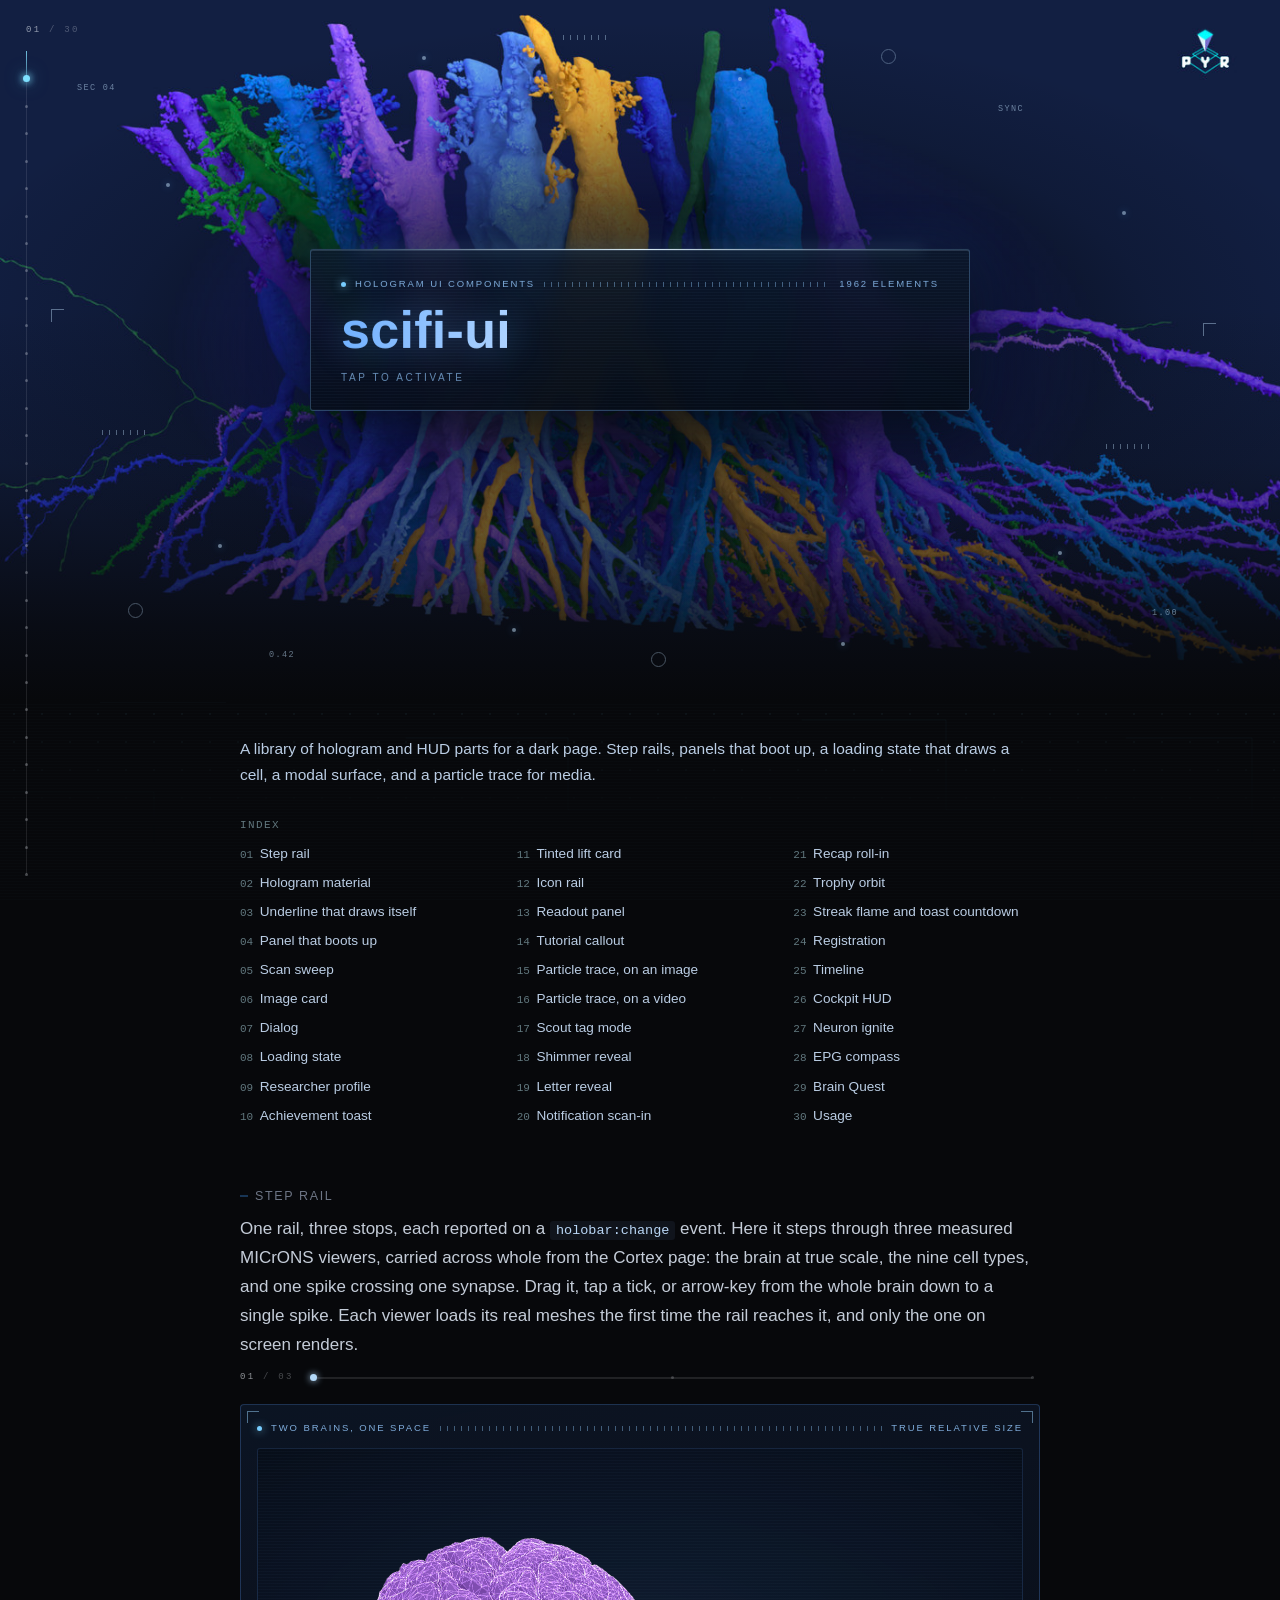
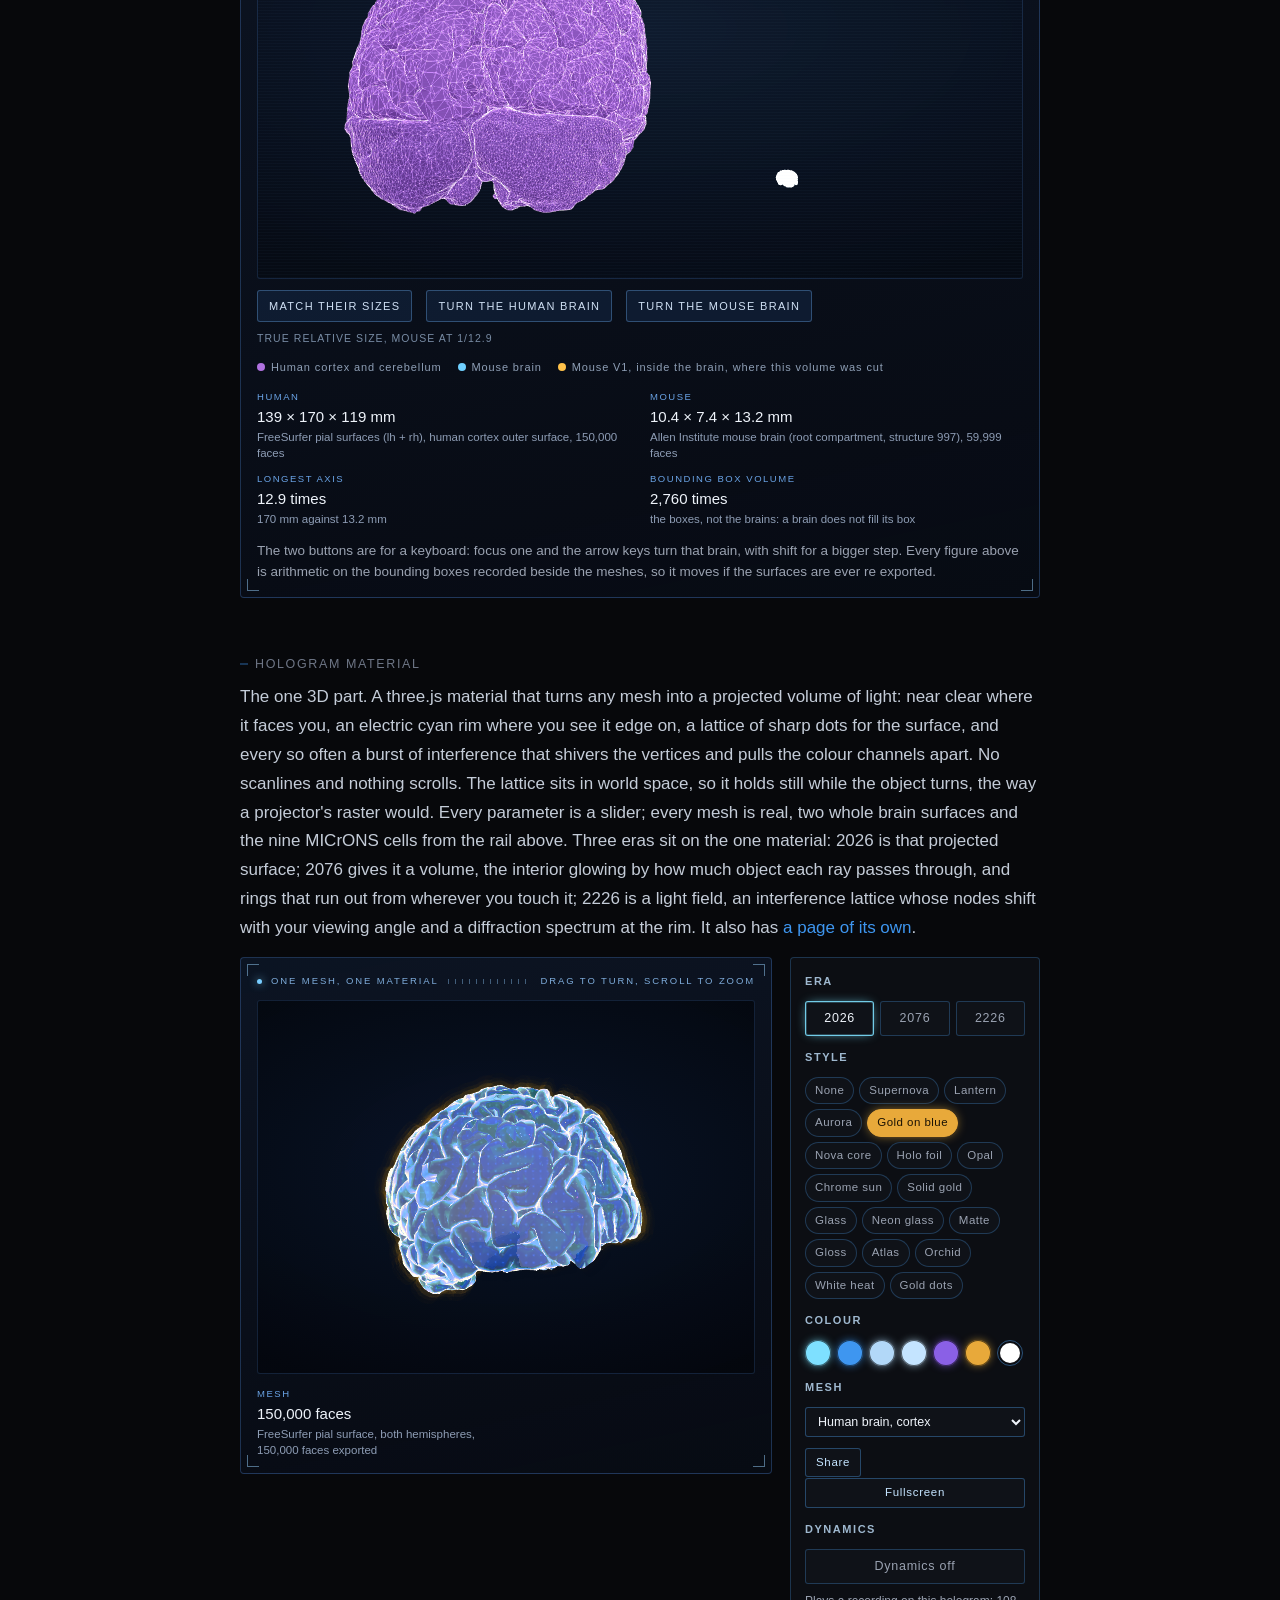
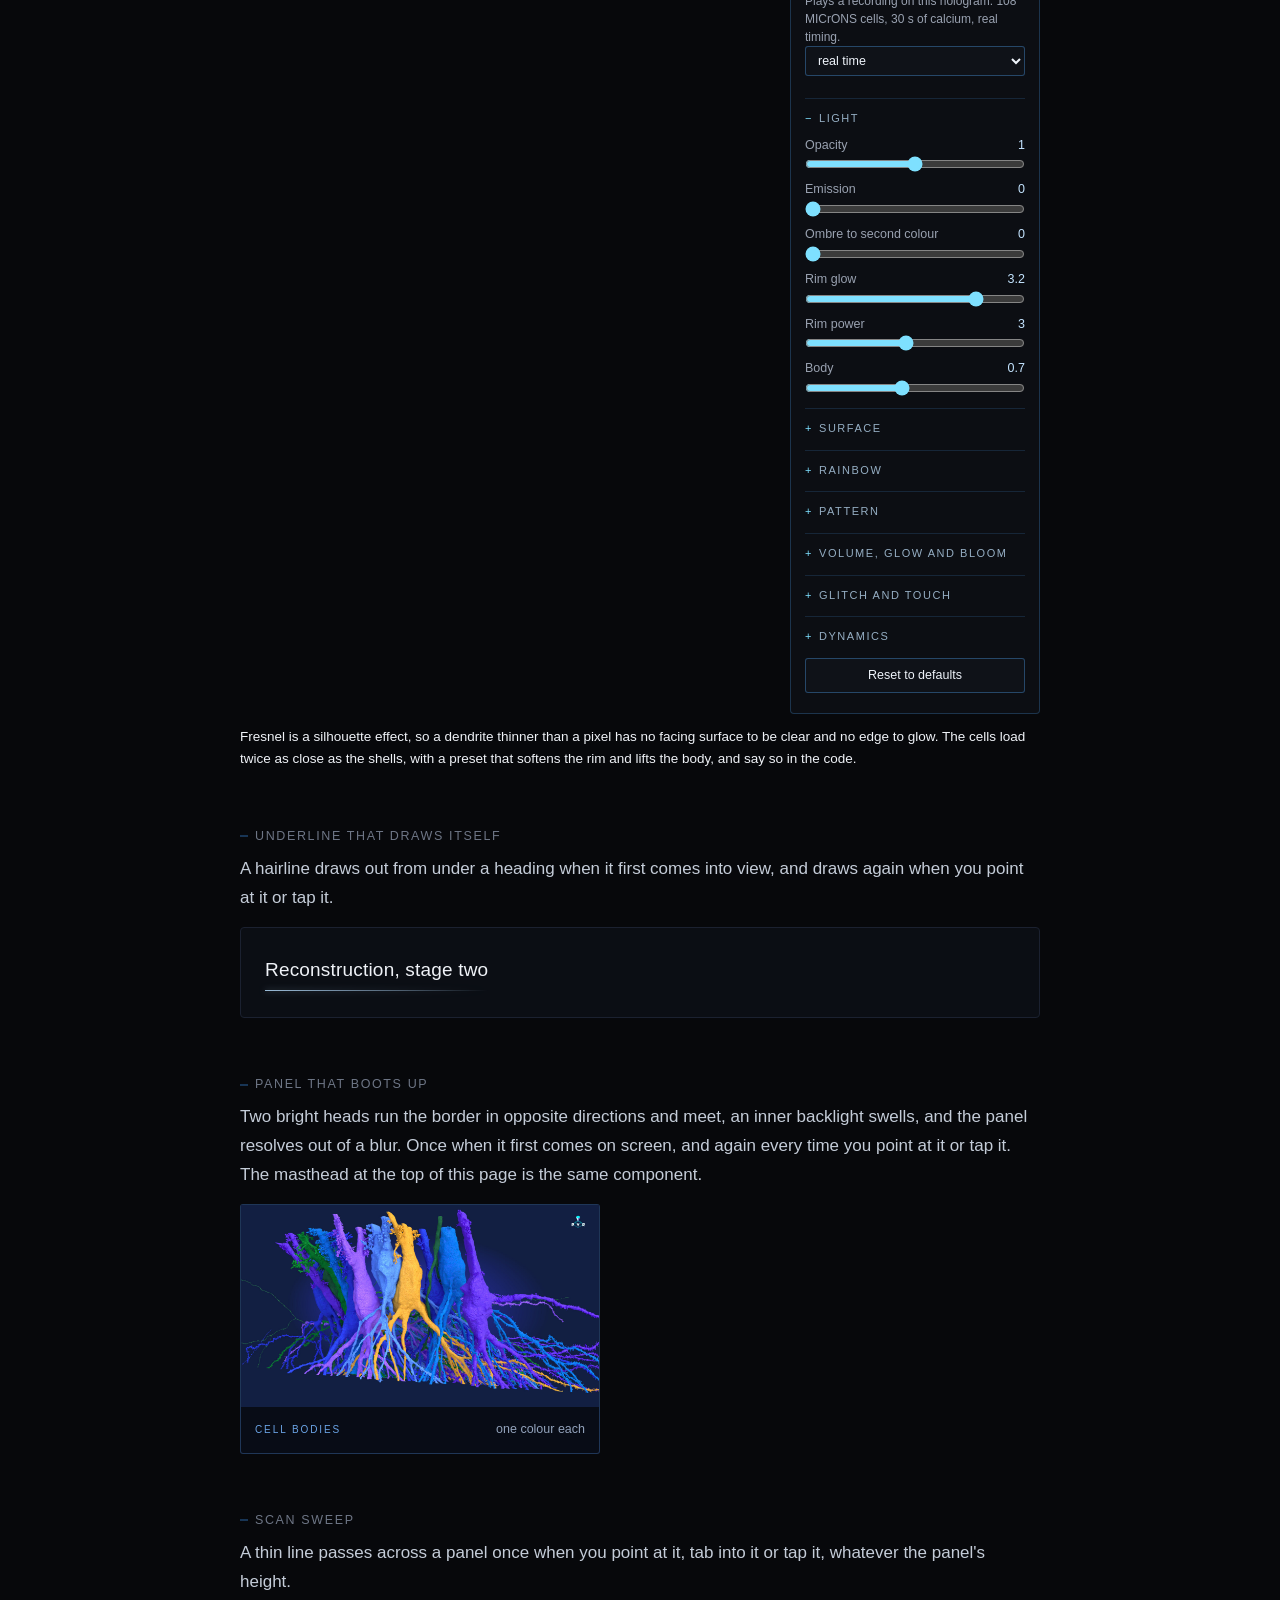
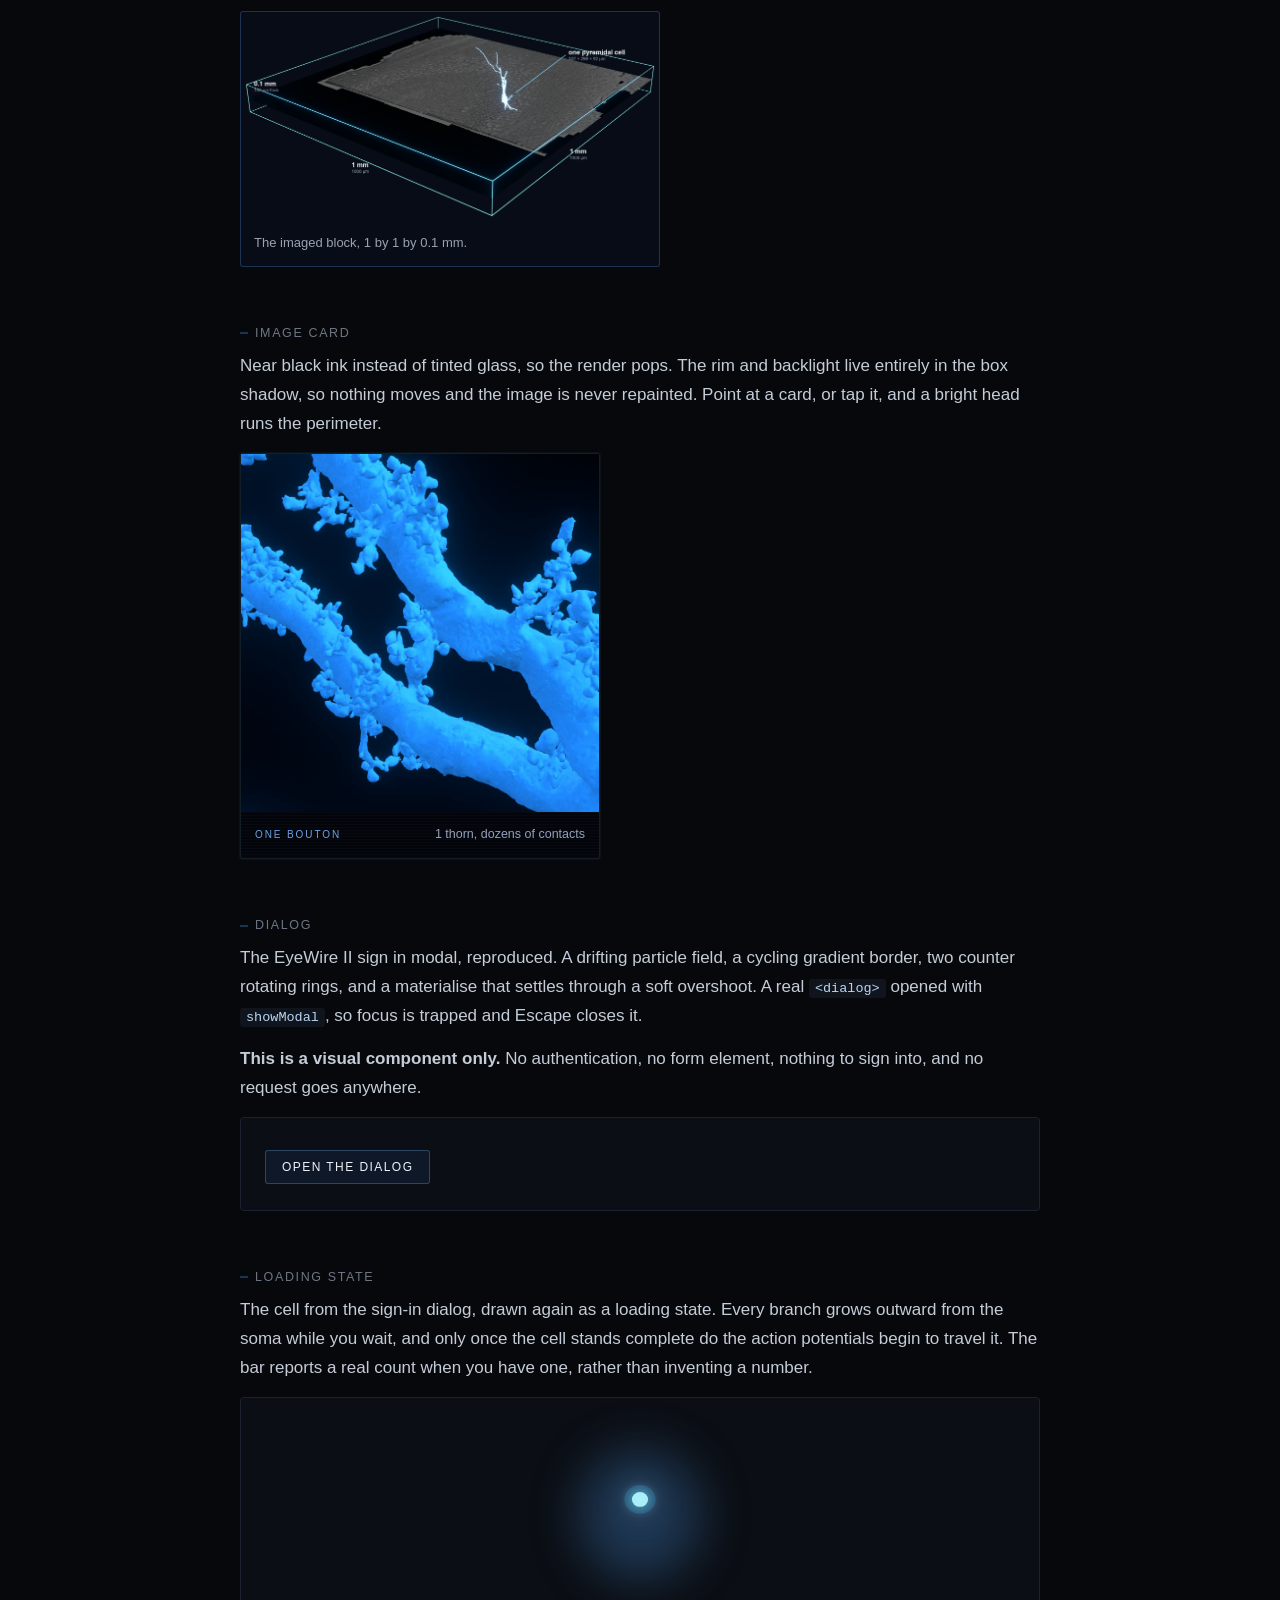
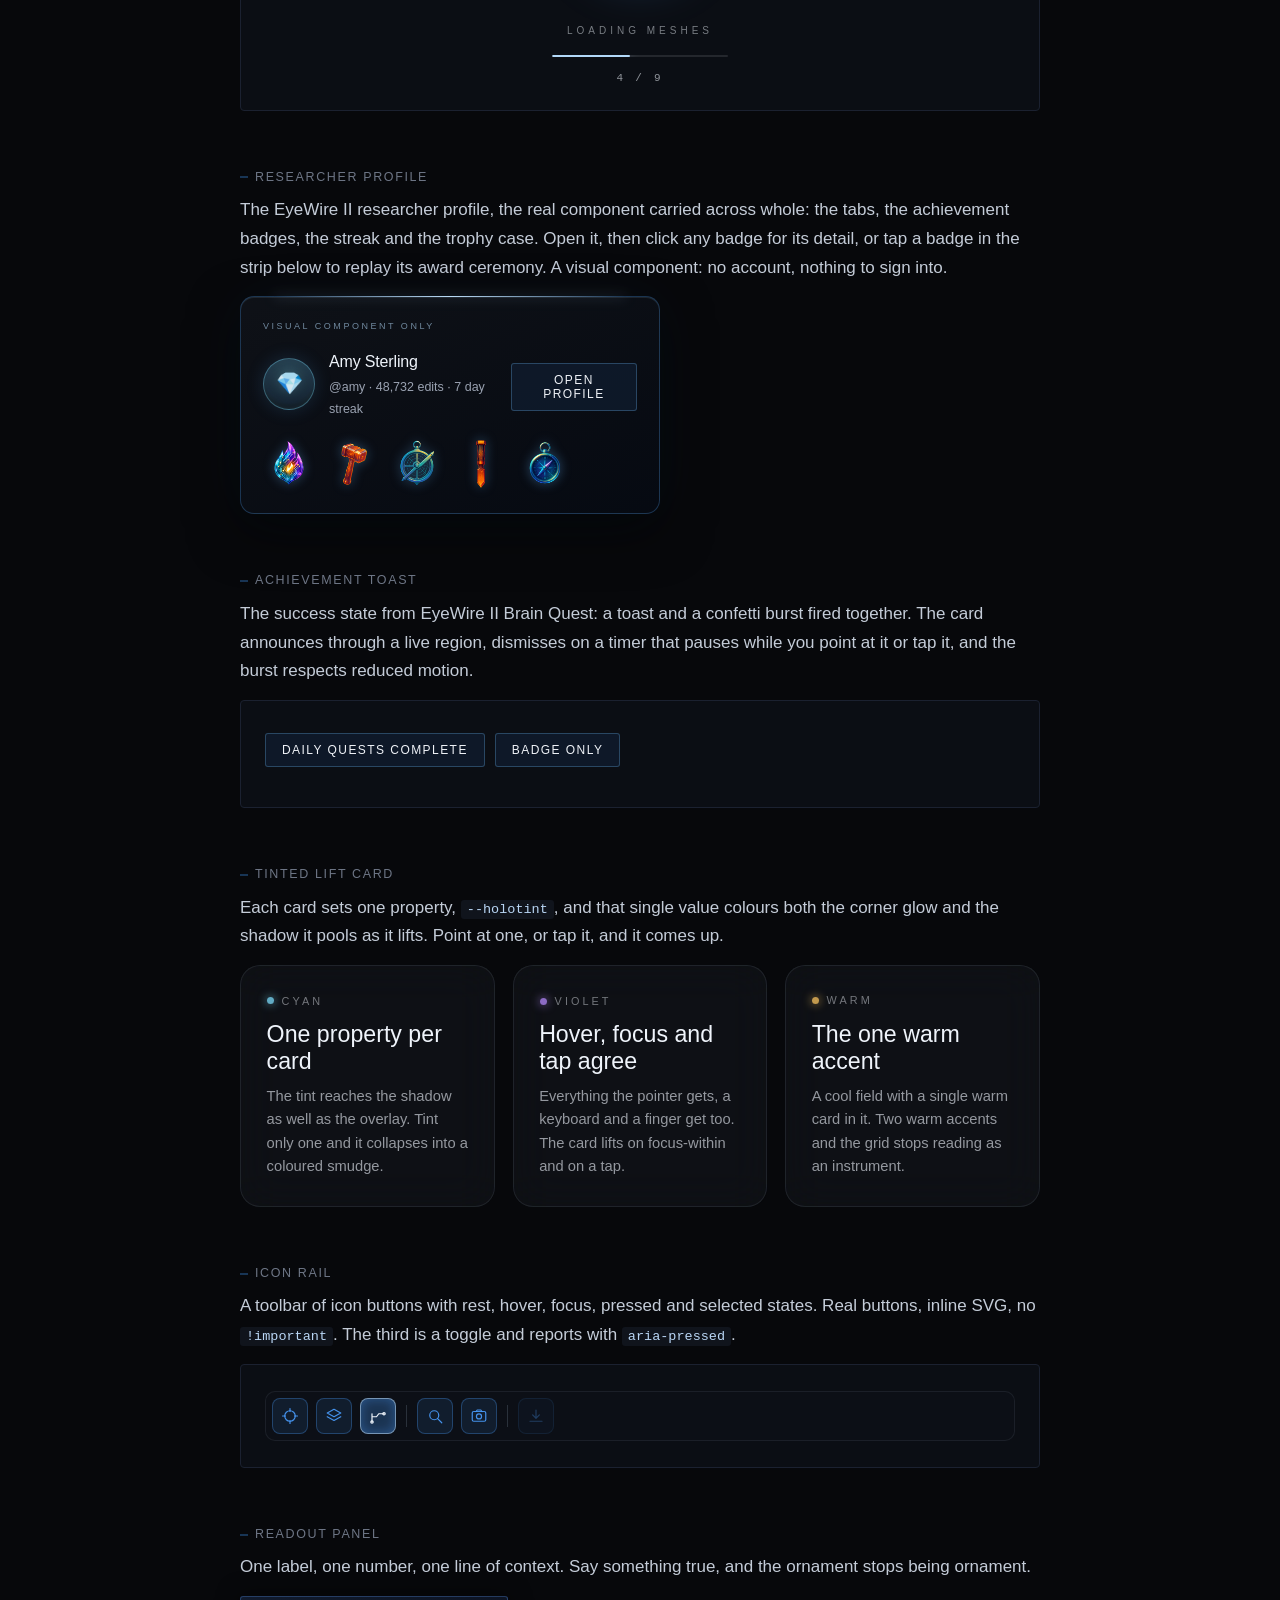
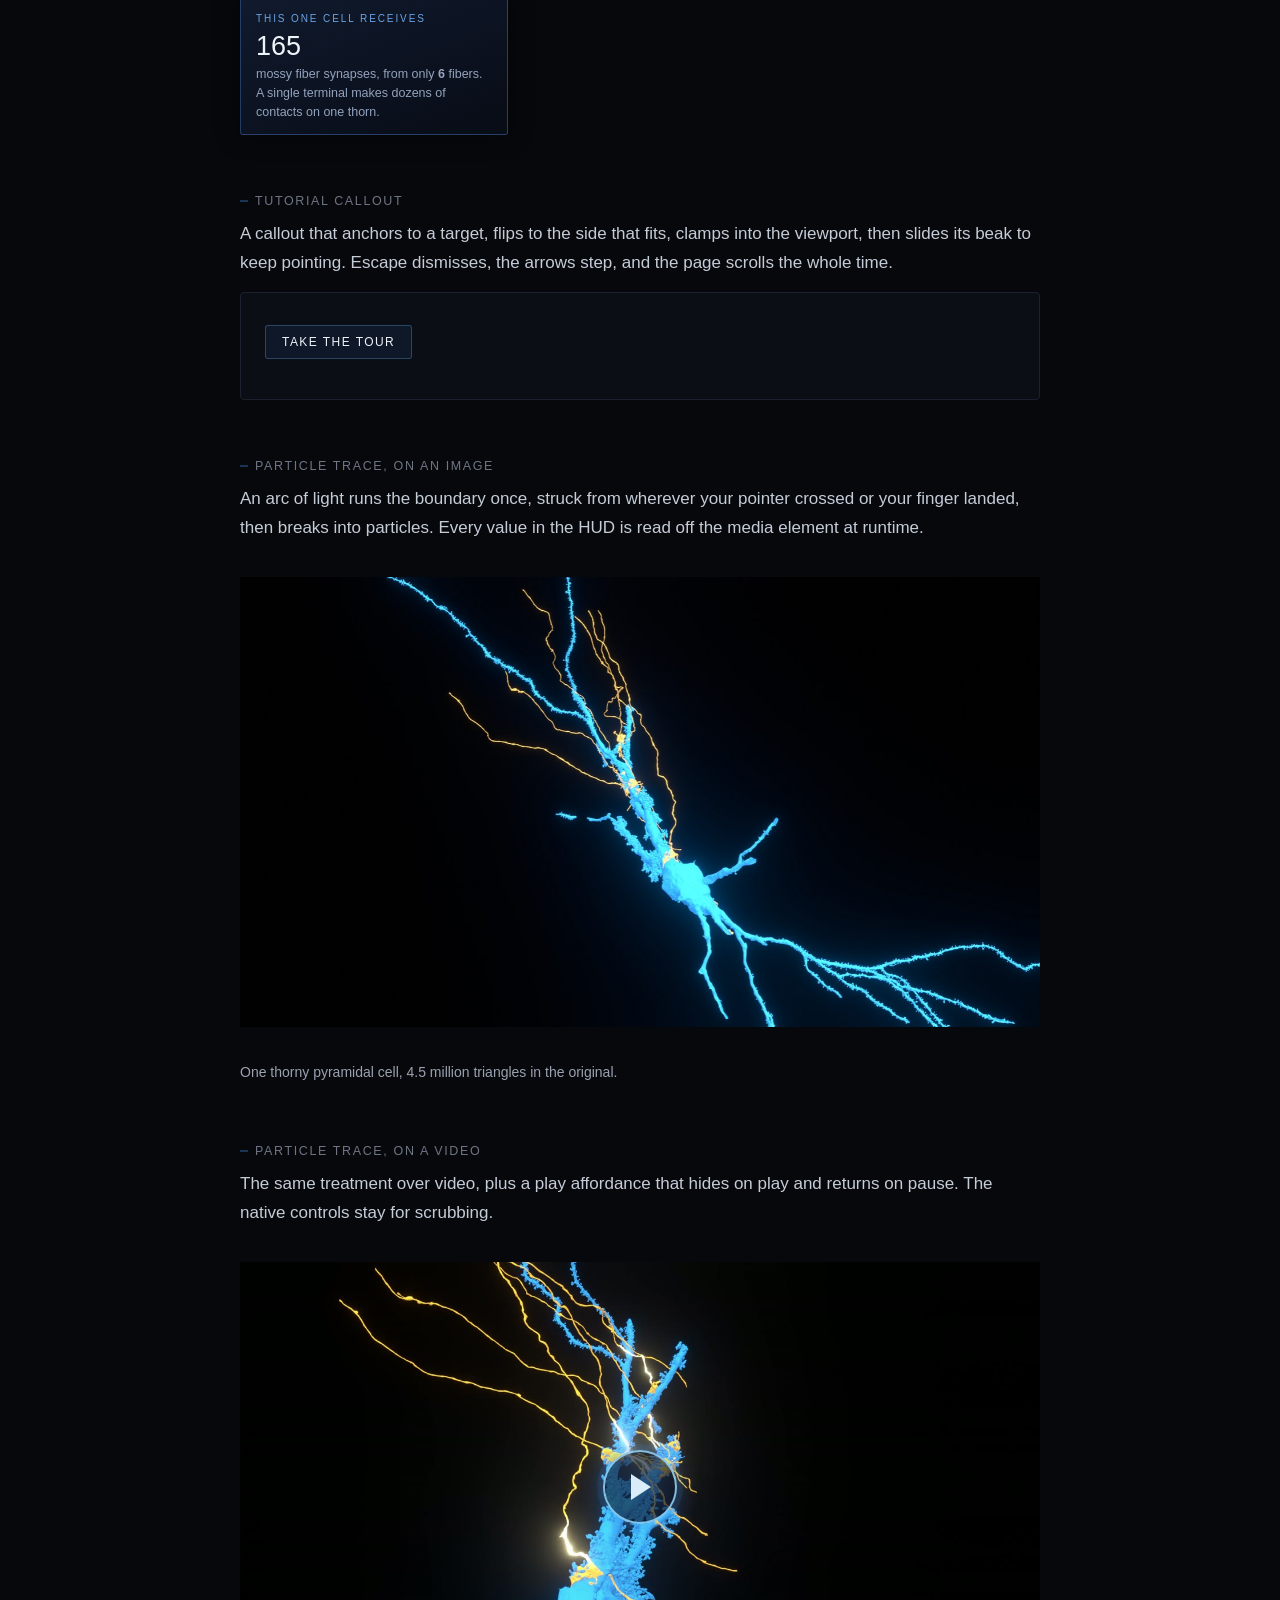
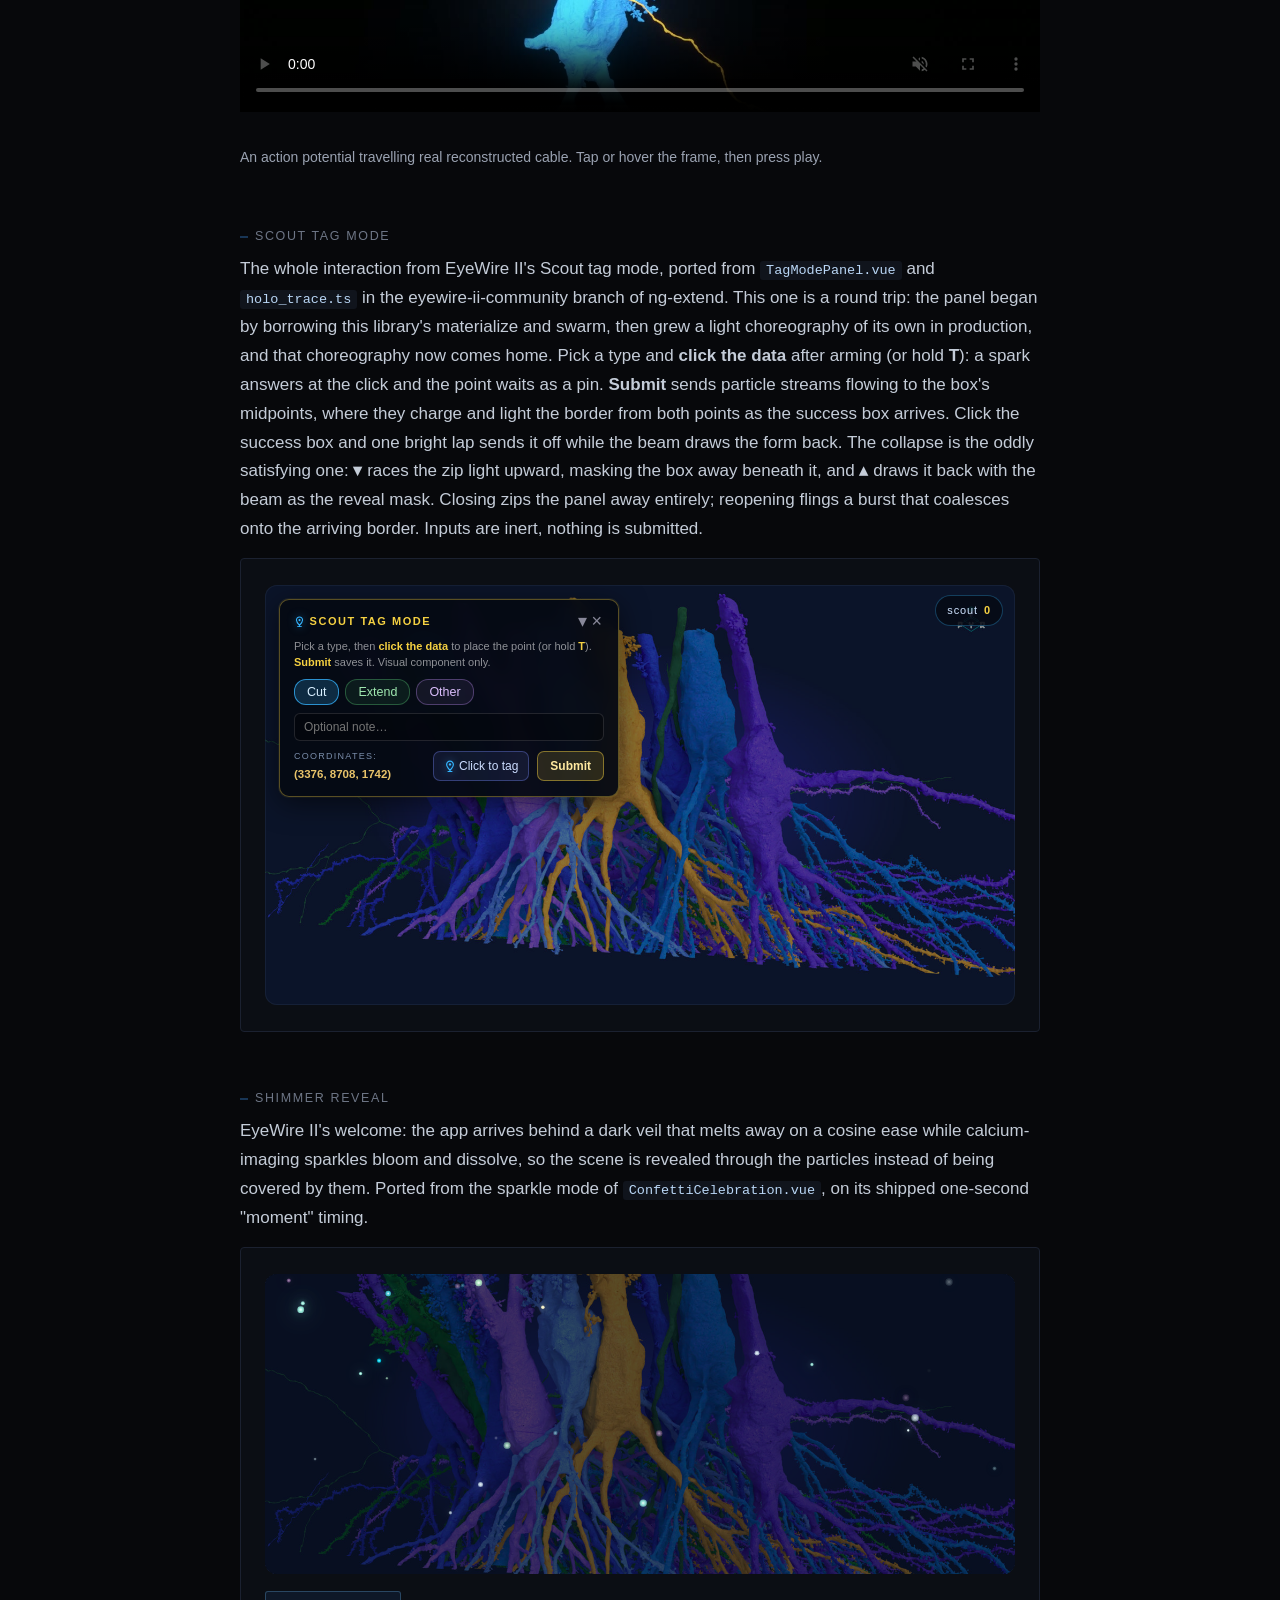
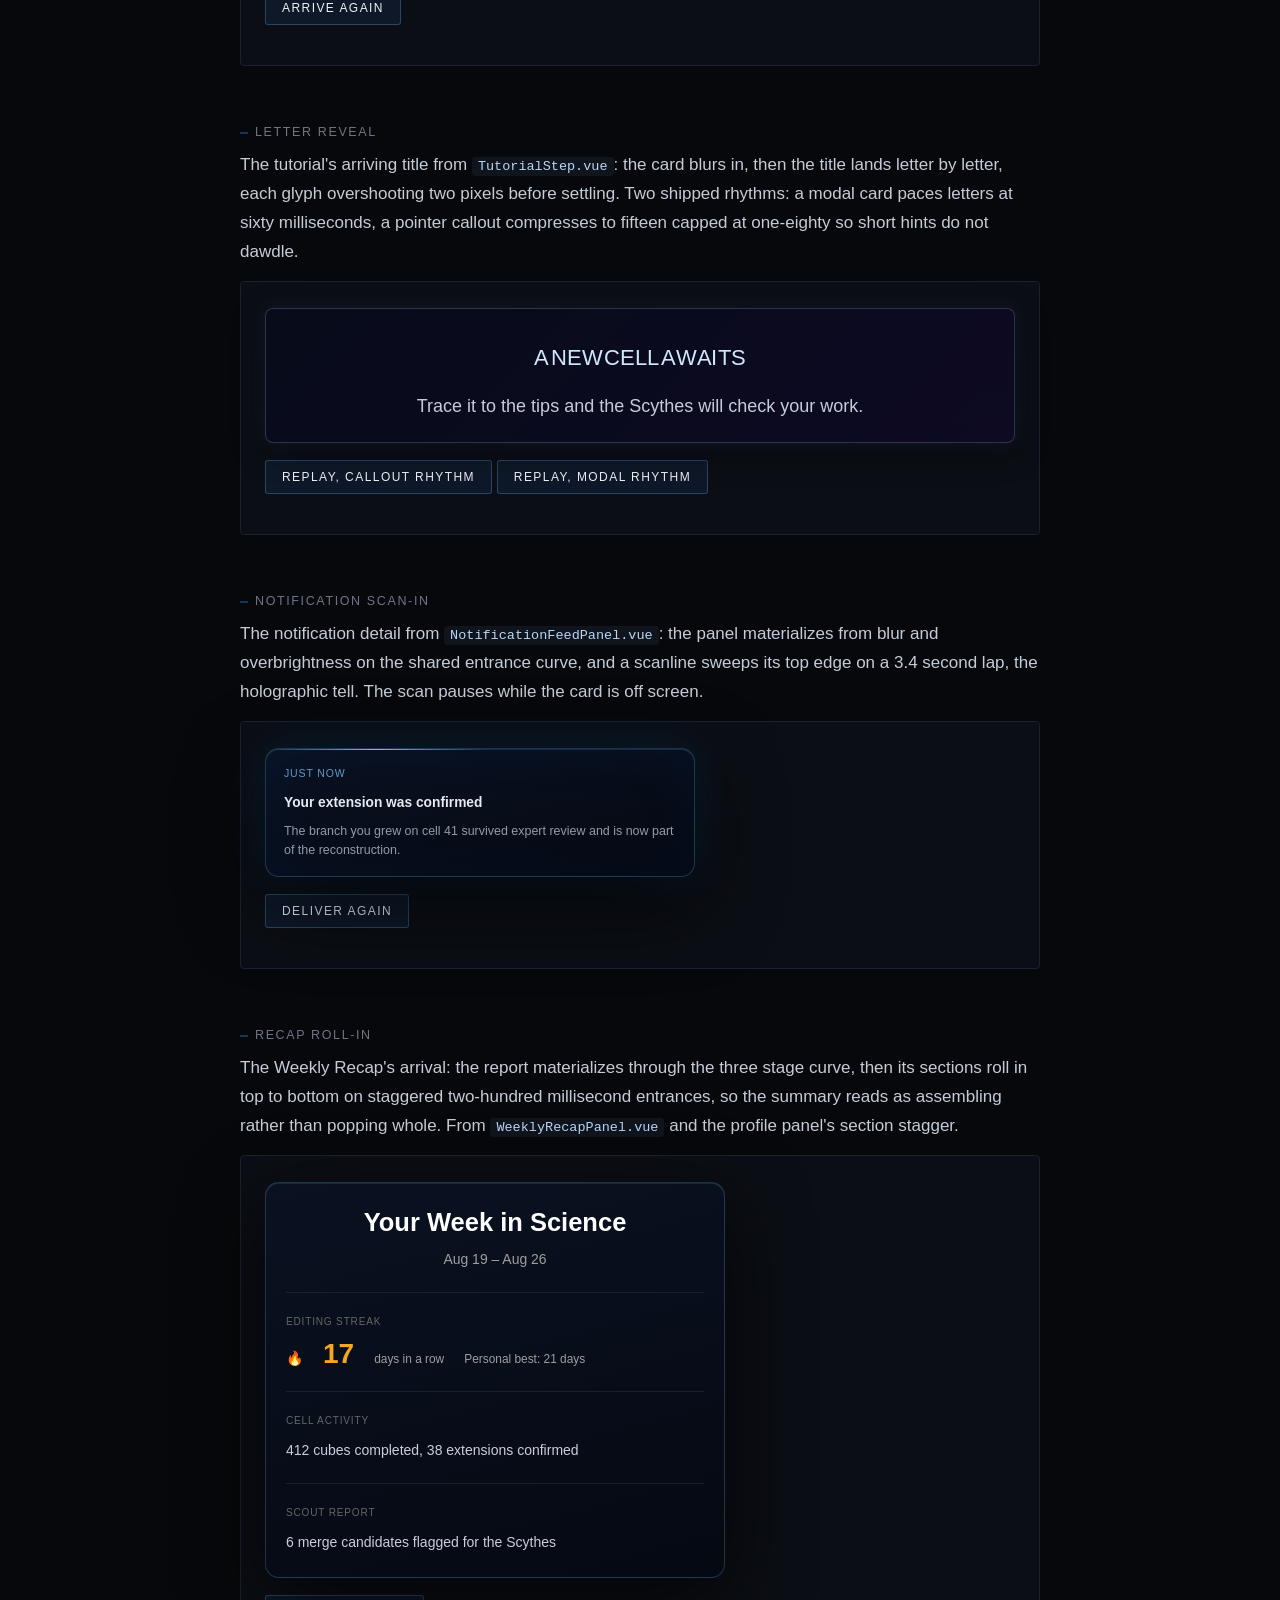
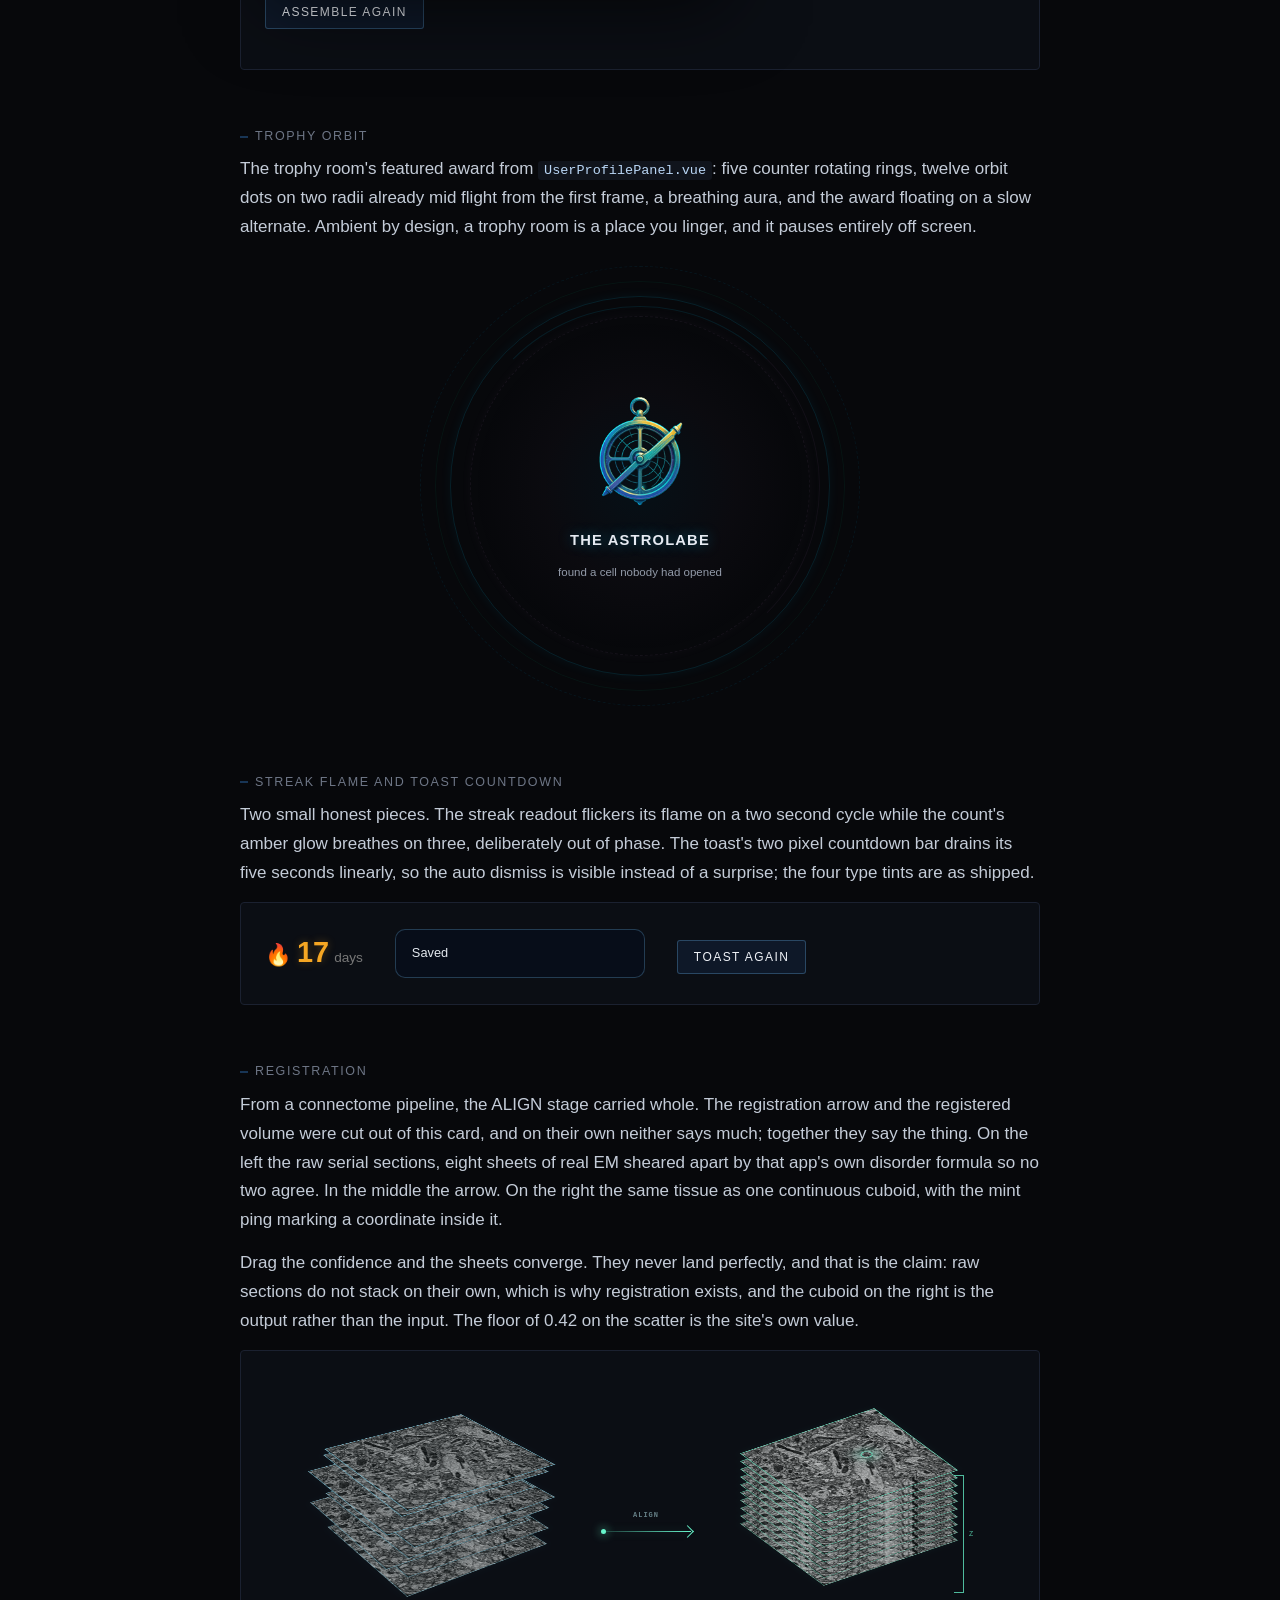
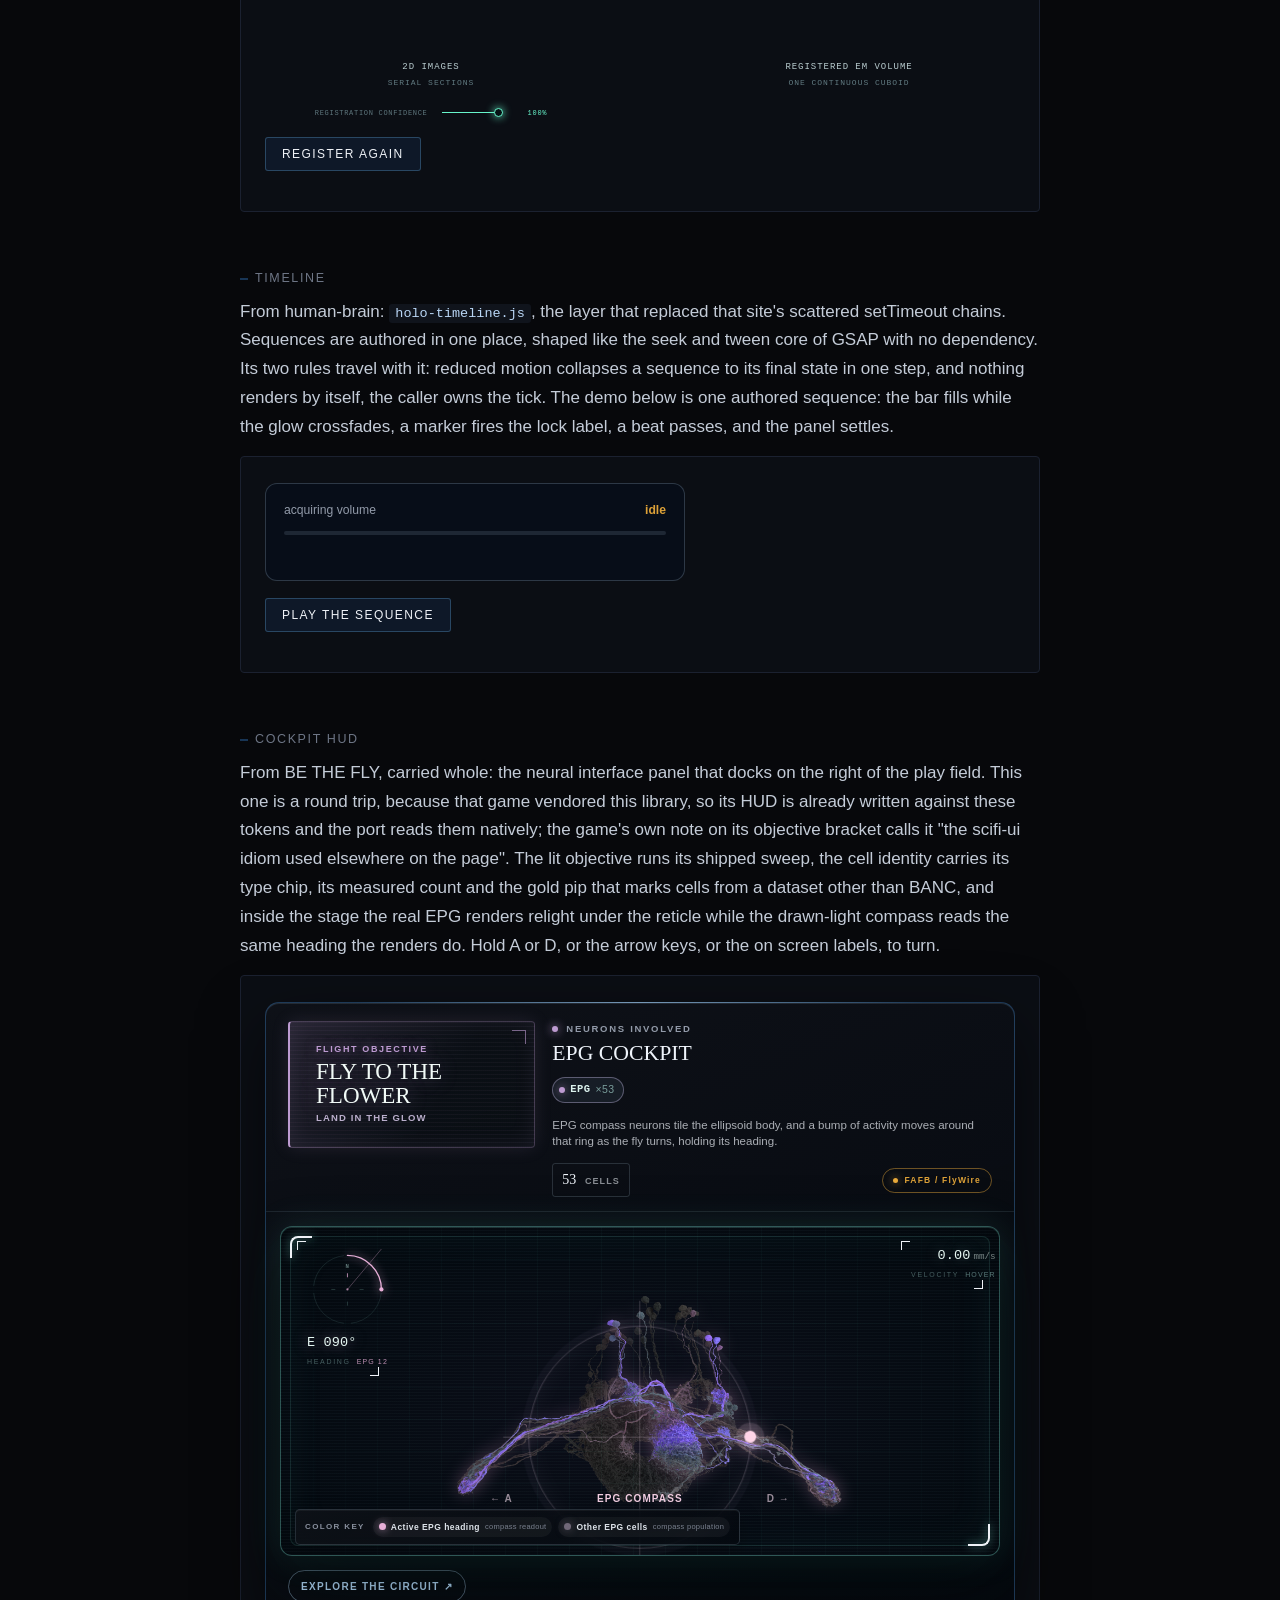
<file: index.html>
<!doctype html>
<html lang="en">
<head>
<meta charset="utf-8">
<meta name="viewport" content="width=device-width, initial-scale=1">
<title>scifi-ui</title>
<!-- three.js for the MICrONS cards the step rail steps through, carried across
     from amyleesterling/microns. An import map has to come before any module
     that imports "three", so it sits here at the top of the head. -->
<script type="importmap">
{"imports":{"three":"./vendor/three/three.module.min.js","three/addons/":"./vendor/three/addons/"}}
</script>
<link rel="stylesheet" href="hologram.css">
<link rel="stylesheet" href="microns-cards.css">
<!-- the components/ parts each bring their own stylesheet, self contained and
     working alone -->
<link rel="stylesheet" href="components/confetti-burst.css">
<link rel="stylesheet" href="components/page-finale.css">
<link rel="stylesheet" href="components/panel-surface.css">
<link rel="stylesheet" href="components/profile-panel.css">
<link rel="stylesheet" href="components/researcher-profile.css">
<link rel="stylesheet" href="components/achievement-toast.css">
<link rel="stylesheet" href="components/badge-award.css">
<link rel="stylesheet" href="components/tinted-card.css">
<link rel="stylesheet" href="components/icon-rail.css">
<link rel="stylesheet" href="components/tutorial-callout.css">
<link rel="stylesheet" href="components/ambient.css">
<link rel="stylesheet" href="components/scout-tag.css">
<link rel="stylesheet" href="components/letter-reveal.css">
<link rel="stylesheet" href="components/notif-scan.css">
<link rel="stylesheet" href="components/recap-roll.css">
<link rel="stylesheet" href="components/trophy-orbit.css">
<link rel="stylesheet" href="components/streak-flame.css">
<link rel="stylesheet" href="components/toast-countdown.css">
<link rel="stylesheet" href="components/registration-arrow.css">
<link rel="stylesheet" href="components/block-ping.css">
<link rel="stylesheet" href="components/alignment-diagram.css">
<link rel="stylesheet" href="components/neural-hud.css">
<link rel="stylesheet" href="components/neuron-ignite.css">
<link rel="stylesheet" href="components/epg-compass.css">
<link rel="stylesheet" href="components/quest-complete.css">
<link rel="stylesheet" href="components/hologram-3d.css">
<style>
  /* demo page chrome only, none of this is part of the system */
  body {
    margin: 0; background: #07080B; color: #EFF2F7;
    font: 400 17px/1.7 ui-sans-serif, -apple-system, "Segoe UI", Roboto, sans-serif;
    -webkit-text-size-adjust: 100%;
  }
  * { box-sizing: border-box; }
  /* 30px, because the trace canvas overhangs its frame by 26 and less
     than that puts it past the viewport and scrolls the page */
  .wrap { max-width: 860px; margin: 0 auto; padding: 0 30px 96px; }

  /* the masthead, itself a floating panel over a render. The banner gets a
     real height rather than whatever the file aspect happens to be, and the
     render is cropped to it rather than letterboxed into the page. */
  .top { position: relative; margin: 0 0 34px; height: min(78vh, 720px); }
  .top > img {
    display: block; width: 100%; height: 100%;
    object-fit: cover; object-position: 50% 42%;
  }
  /* two layers, not one blanket. A radial darkening sits behind the panel so
     the type has contrast exactly where it needs it, and a linear fade at the
     foot dissolves the banner into the page. The top and both sides of the
     render stay at full strength, because the colour is the point. */
  .topveil {
    position: absolute; inset: 0; pointer-events: none;
    background:
      radial-gradient(ellipse 56% 44% at 50% 47%,
        rgba(3,6,12,.88) 0%, rgba(3,6,12,.64) 40%,
        rgba(3,6,12,.18) 72%, rgba(3,6,12,0) 100%),
      linear-gradient(to bottom, rgba(7,8,11,0) 44%, rgba(7,8,11,.28) 66%,
        rgba(7,8,11,.82) 89%, #07080B 100%);
  }
  .masthead {
    position: absolute; left: 50%; top: 47%;
    /* the translate property, not transform, so the boot animation can use
       transform without knocking the panel off centre */
    translate: -50% -50%;
    width: min(660px, calc(100% - 40px));
    background: linear-gradient(178deg, rgba(13,26,45,.86), rgba(6,12,22,.93));
    border: 1px solid rgba(122,186,246,.30); border-radius: 3px;
    backdrop-filter: blur(9px) saturate(1.15);
    -webkit-backdrop-filter: blur(9px) saturate(1.15);
    box-shadow: 0 18px 54px rgba(0,0,0,.62), 0 0 58px rgba(62,150,240,.16),
                inset 0 1px 0 rgba(196,228,255,.14);
    padding: 26px 30px 24px;
  }
  .masthead::before {
    content: ""; position: absolute; left: 7%; right: 7%; top: -1px; height: 1px;
    background: linear-gradient(90deg, transparent, rgba(226,246,255,1) 50%, transparent);
    box-shadow: 0 0 14px rgba(150,212,255,.85);
  }
  .masthead::after {
    content: ""; position: absolute; inset: 0; pointer-events: none;
    background-image: repeating-linear-gradient(0deg,
      rgba(158,210,255,.035) 0 1px, transparent 1px 3px);
  }
  /* Hover: the panel comes up a little brighter, the top hairline runs wider,
     and the tick rail in the eyebrow starts travelling. Deliberately NOT a
     transform: this element boots on hover, and that animation already owns
     transform, so a lift here would be overwritten mid-boot. Colour, glow and
     background-position are free. */
  .masthead {
    transition: border-color 420ms ease, box-shadow 420ms ease;
  }
  .masthead::before {
    transition: left 620ms cubic-bezier(.16,1,.3,1),
                right 620ms cubic-bezier(.16,1,.3,1),
                box-shadow 420ms ease;
  }
  /* The panel lifts by casting a deeper, lower shadow, not by glowing harder.
     The resting bloom stays exactly as it is: raising it reads as the panel
     getting hot, where a longer shadow reads as the panel coming forward, which
     is what hovering a card actually means. */
  .masthead:hover, .masthead:focus-within, .masthead.holo-on {
    border-color: rgba(150,208,255,.52);
    box-shadow: 0 34px 78px rgba(0,0,0,.80), 0 12px 26px rgba(0,0,0,.55),
                0 0 58px rgba(62,150,240,.16),
                inset 0 1px 0 rgba(214,238,255,.22);
  }
  .masthead:hover::before,
  .masthead:focus-within::before,
  .masthead.holo-on::before { left: 2%; right: 2%; }
  /* the ticks travel toward the label, so the rail reads as a live feed rather
     than a divider. 7px is the tick pitch, so one period is one tick. */
  .eyebrow u { background-position: 0 0; }
  .masthead:hover .eyebrow u,
  .masthead:focus-within .eyebrow u,
  .masthead.holo-on .eyebrow u {
    animation: holo-eyebrow-run 900ms linear infinite;
  }
  .masthead:hover .eyebrow s,
  .masthead:focus-within .eyebrow s,
  .masthead.holo-on .eyebrow s {
    animation: holo-eyebrow-blip 1400ms ease-in-out infinite;
  }
  @keyframes holo-eyebrow-run {
    to { background-position: -7px 0; }
  }
  @keyframes holo-eyebrow-blip {
    0%, 100% { box-shadow: 0 0 8px rgba(120,205,255,.9); }
    50%      { box-shadow: 0 0 15px rgba(150,225,255,1); }
  }
  @media (prefers-reduced-motion: reduce) {
    .masthead, .masthead::before { transition: none; }
    .masthead:hover .eyebrow u,
    .masthead:hover .eyebrow s,
    .masthead:focus-within .eyebrow u,
    .masthead:focus-within .eyebrow s,
    .masthead.holo-on .eyebrow u,
    .masthead.holo-on .eyebrow s { animation: none; }
  }
  .eyebrow {
    display: flex; align-items: center; gap: 9px; margin: 0 0 12px;
    font-size: 9.5px; letter-spacing: .2em; text-transform: uppercase;
    color: rgba(140,190,240,.9);
  }
  .eyebrow s { width: 5px; height: 5px; border-radius: 50%; text-decoration: none;
    background: rgb(120,205,255); box-shadow: 0 0 8px rgba(120,205,255,.9); flex: 0 0 auto; }
  .eyebrow u { flex: 1 1 auto; height: 5px; text-decoration: none;
    background-image: repeating-linear-gradient(90deg,
      rgba(140,196,246,.42) 0 1px, transparent 1px 7px); }
  h1 { margin: 0; font-size: clamp(27px,4.6vw,38px); font-weight: 500;
       letter-spacing: -.02em; line-height: 1.08; }
  .lede { margin: 9px 0 0; color: #BACDE4; font-size: 15.5px; max-width: 48ch; }
  /* the lede lives under the banner now, not inside the box, and it runs the
     full reading column so it lines up with the section copy below it */
  .wrap > .lede { margin: 0 0 4px; max-width: none; }
  /* the wordmark. A cool gradient fill with a soft glow and a slow sheen, and
     nothing that blurs out or disappears: the masthead no longer boots, it
     just lights its edge on hover or a tap. */
  .wordmark {
    font-size: clamp(34px, 6.2vw, 52px); font-weight: 600; letter-spacing: .006em;
    line-height: 1;
    background: linear-gradient(100deg, #6FB0FF 0%, #EAF4FF 26%, #BBDBFF 46%,
      #64A6EE 68%, #A6D2FF 100%);
    background-size: 220% 100%;
    -webkit-background-clip: text; background-clip: text;
    color: transparent; -webkit-text-fill-color: transparent;
    filter: drop-shadow(0 2px 16px rgba(74,150,240,.42));
    animation: wordmark-sheen 9s ease-in-out infinite;
  }
  @keyframes wordmark-sheen {
    0%, 100% { background-position: 0% 0; }
    50%      { background-position: 100% 0; }
  }
  @media (prefers-reduced-motion: reduce) {
    .wordmark { animation: none; background-position: 0 0; }
  }
  .tapline {
    margin: 13px 0 0; font-size: 10px; letter-spacing: .26em;
    text-transform: uppercase; color: rgba(140,190,240,.72);
  }

  /* Hover it with a mouse or tap it on a touch device and the panel comes
     apart on a chromatic split: it shears red-and-cyan, tears on a few
     scanlines, then bursts into tinted particles that fly out, hang, and are
     pulled back to their own start points, rebuilding the panel exactly where
     it stood. One closed loop, box to shatter to box. It is a trigger, not a
     dismiss: one run and the masthead is exactly as it was.

     Two things run together and they are timed to meet. The panel keyframes
     hold the panel at opacity 0 through the whole flight (30% to 72%), so while
     the particles are away there is nothing but the render behind, then bring
     the panel back over the last fifth exactly as the particles land on their
     home coordinates and cross-fade out. Retime one and you retime the other:
     the script's PLIFE and THROW are set to land the particles into this
     reform, not before it and not after. The wordmark keyframes carry the
     readable half of the aberration, red and cyan glyph ghosts that pull apart
     at the break and collapse back as it reassembles. linear, not steps, so
     opacity and transform travel; the clip-path changing direction sharply is
     what reads as a tear rather than a slide. */
  .masthead.holo-glitch {
    animation: holo-glitch-shatter 1600ms linear forwards;
    /* the fixed centring translate has to survive the animation, so the shake
       rides transform and this stays put */
    will-change: transform, opacity, clip-path, filter;
  }
  .masthead.holo-glitch .wordmark {
    animation: holo-glitch-word 1600ms linear forwards;
  }
  @keyframes holo-glitch-shatter {
    0%   { transform: translate(0,0); filter: none; opacity: 1;
           clip-path: inset(0 0 0 0); }
    5%   { transform: translate(-5px,1px); opacity: .95; clip-path: inset(0 0 62% 0);
           filter: drop-shadow(-7px 0 rgba(255,45,107,.55)) drop-shadow(7px 0 rgba(63,232,255,.55)); }
    10%  { transform: translate(6px,-2px); clip-path: inset(40% 0 22% 0); }
    15%  { transform: translate(-7px,2px); opacity: .8; clip-path: inset(72% 0 0 0);
           filter: drop-shadow(-12px 0 rgba(255,45,107,.6)) drop-shadow(12px 0 rgba(63,232,255,.6)); }
    22%  { transform: translate(4px,0); opacity: .28; clip-path: inset(0 0 0 0);
           filter: drop-shadow(-17px 0 rgba(255,45,107,.5)) drop-shadow(17px 0 rgba(63,232,255,.5)); }
    30%  { opacity: 0; }              /* gone: the particles are the panel now */
    72%  { opacity: 0; }              /* held out while they fly and return */
    80%  { opacity: .18; transform: translate(3px,0); clip-path: inset(0 0 46% 0);
           filter: drop-shadow(-12px 0 rgba(255,45,107,.5)) drop-shadow(12px 0 rgba(63,232,255,.5)); }
    88%  { opacity: .55; transform: translate(-2px,1px); clip-path: inset(28% 0 0 0); }
    94%  { opacity: .85; transform: translate(1px,0); clip-path: inset(0 0 0 0);
           filter: drop-shadow(-4px 0 rgba(255,45,107,.4)) drop-shadow(4px 0 rgba(63,232,255,.4)); }
    100% { transform: translate(0,0); filter: none; opacity: 1;
           clip-path: inset(0 0 0 0); }
  }
  /* the wordmark is gradient-filled and transparent, but text-shadow draws
     under that, so these red/cyan offsets show as split glyph ghosts */
  @keyframes holo-glitch-word {
    0%   { text-shadow: 0 0 0 transparent; }
    10%  { text-shadow: -5px 0 rgba(255,45,107,.9), 5px 0 rgba(63,232,255,.9); }
    15%  { text-shadow: -10px 0 rgba(255,45,107,.95), 10px 0 rgba(63,232,255,.95); }
    22%  { text-shadow: -18px 2px rgba(255,45,107,.85), 18px -2px rgba(63,232,255,.85); }
    30%, 72% { text-shadow: -22px 0 rgba(255,45,107,.6), 22px 0 rgba(63,232,255,.6); }
    80%  { text-shadow: -12px 0 rgba(255,45,107,.7), 12px 0 rgba(63,232,255,.7); }
    90%  { text-shadow: -5px 0 rgba(255,45,107,.6), 5px 0 rgba(63,232,255,.6); }
    100% { text-shadow: 0 0 0 transparent; }
  }
  /* a reader who asked for less motion gets the plain edge-light, no shatter */
  @media (prefers-reduced-motion: reduce) {
    .masthead.holo-glitch,
    .masthead.holo-glitch .wordmark { animation: none; }
  }

  /* a phone cannot carry a 16:9 render cropped to a portrait box without
     losing the cell bodies, so the banner shortens and the panel sits under
     it instead of over it */
  @media (max-width: 699px) {
    /* The panel goes static here, and a static child cannot grow a parent with
       a fixed height. Leaving the height on .top is what put the panel on top
       of the first section: it overflowed the banner and painted over the copy
       below it. So the banner height moves onto the things that need it, the
       image and the two layers pinned over it, and .top itself grows to contain
       the panel. Any component that stops being absolutely positioned at a
       breakpoint has to take its parent's fixed height with it. */
    .top { --banner: min(44vh, 320px); height: auto; margin-bottom: 0; }
    .top > img { height: var(--banner); object-position: 50% 38%; }
    /* both are inset: 0, so bottom has to be released before a height counts */
    .topveil, .top > .holoswarm { bottom: auto; height: var(--banner); }
    .topveil {
      background: linear-gradient(to bottom, rgba(7,8,11,0) 26%,
        rgba(7,8,11,.30) 56%, rgba(7,8,11,.86) 88%, #07080B 100%);
    }
    .masthead {
      position: static; translate: none; width: auto;
      margin: -26px 16px 34px; padding: 22px 20px 20px;
    }
  }

  h2 {
    margin: 56px 0 8px; font-size: 12.5px; font-weight: 500; letter-spacing: .13em;
    text-transform: uppercase; color: #6E7686; padding-left: 15px; position: relative;
  }
  h2::before {
    content: ""; position: absolute; left: 0; top: 50%; width: 8px; height: 1px;
    background: rgb(62 150 240); opacity: .65; transform: translateY(-50%);
    transition: width .35s ease;
  }
  h2:hover::before, h2.holo-on::before { width: 13px; }
  p { margin: 0 0 14px; color: #C4CCD8; }
  figure { margin: 0 0 6px; }
  figcaption { margin-top: 9px; color: #9AA2B1; font-size: 14px; }
  code { font-size: 13.5px; background: #10141C; padding: 2px 6px; border-radius: 3px;
         color: #B9D6F5; }
  pre { background: #0C1017; border: 1px solid #1B2130; border-radius: 6px;
        padding: 14px 16px; overflow-x: auto; font-size: 13px; line-height: 1.6;
        color: #C7D6E8; }
  .grid { display: grid; gap: 24px; }
  @media (min-width: 640px) { .grid { grid-template-columns: 1fr 1fr; } }
  .cta {
    display: inline-block; margin-top: 6px; font-size: 12px; letter-spacing: .12em;
    text-transform: uppercase; color: #EFF2F7; text-decoration: none;
    border: 1px solid rgba(112,190,255,.28); border-radius: 3px; padding: 9px 16px;
    background: rgba(16,28,46,.8);
    transition: border-color .25s ease, background .25s ease;
  }
  .cta:hover, .cta:focus-visible, .cta.holo-on {
    border-color: rgba(150,212,255,.7); background: rgba(22,40,66,.9); }
  footer { margin-top: 66px; padding-top: 22px; border-top: 1px solid #1B2130;
           color: #666E7C; font-size: 14px; }
  /* the byline sits above the provenance and reads brighter than it: who made
     this is a different kind of fact from where the meshes came from */
  footer .credit { margin: 0 0 10px; color: #C4CCD8; font-size: 15px; }
  footer a, .lede a, p a { color: #3E96F0; text-decoration: none; }
  .sibling {
    margin: 14px 0 0;
    padding-top: 13px;
    border-top: 1px solid rgb(var(--holo-line, 196 228 255) / .12);
  }
  @media (prefers-reduced-motion: reduce) {
    .cta, h2::before { transition: none; }
  }

  /* demo scaffolding for the sections below */
  .demo { background: #0B0E14; border: 1px solid #1B2130; border-radius: 4px;
          padding: 26px 24px; }
  .demo + .demo { margin-top: 16px; }
  .readback { display: block; margin-top: 14px; font-size: 12px; color: #8FA6C2;
              font-family: ui-monospace, "SFMono-Regular", Menlo, Consolas, monospace;
              letter-spacing: .08em; }

  /* the step rail now steps through three real MICrONS viewers, carried across
     from the Cortex page (microns-cards.css, and the modules in js/). The rail
     shows one card at a time by display rather than opacity, on purpose: each
     viewer loads its meshes and runs its render loop off an IntersectionObserver,
     so a card at display:none never fetches a mesh or spins a GPU, and the card
     the rail reveals loads itself the first time it is shown. */
  .cosmos .holobar { margin-bottom: 18px; }
  .cosmos-card { display: none; }
  .cosmos-card.cosmos-on { display: block; }

  .panelcard { border-radius: 3px; }
  .panelcard img, .panelcard video { display: block; width: 100%; height: auto; }
  .panelrow { display: flex; align-items: baseline; justify-content: space-between;
              gap: 14px; padding: 12px 14px 13px; }
  .panelrow b { font-size: 10px; letter-spacing: .19em; text-transform: uppercase;
                color: #6BA4E6; font-weight: 500; }
  .panelrow span { font-size: 12.5px; color: #93A3BC;
                   font-variant-numeric: tabular-nums; }
  .swept { border: 1px solid rgba(88,148,238,.28); border-radius: 3px;
           background: rgba(9,14,26,.8); }
  .swept img { display: block; width: 100%; height: auto; }
  .swept figcaption { margin: 0; padding: 11px 13px 12px; font-size: 13px; }
  /* the frame lights as the scan passes: a bright edge and a brief glow that
     rise and fall with the sweep. Demo dressing, so it lives here rather than
     on the .holosweep component, and it is triggered by the same hover, focus
     and tap the sweep line is. */
  .swept:hover, .swept:focus-within, .swept.holo-on {
    animation: swept-edge 820ms cubic-bezier(.16,1,.3,1);
  }
  @keyframes swept-edge {
    0%   { border-color: rgba(88,148,238,.28); box-shadow: none; }
    40%  { border-color: rgba(150,212,255,.92);
           box-shadow: 0 0 20px rgba(88,148,238,.5),
                       inset 0 0 14px rgba(120,190,255,.22); }
    100% { border-color: rgba(88,148,238,.28); box-shadow: none; }
  }
  @media (prefers-reduced-motion: reduce) {
    .swept:hover, .swept:focus-within, .swept.holo-on { animation: none; }
  }

  /* one loader now, the cell from the sign-in dialog drawing itself in. A phone
     gets a smaller cell and a tighter box so the glyph is not marooned in a
     cavern of padding. */
  @media (max-width: 699px) {
    .loaddemo { padding: 20px 16px 18px; }
    .loaddemo .holoload { gap: 12px; }
    .loaddemo .holoload-figure { --holoload-size: 100px; }
  }

  /* triggers for the ported component demos reuse the page's own .cta, and the
     tinted cards and icon rail bring their own layout, so this block stays
     scaffolding only */
  .btnrow { display: flex; flex-wrap: wrap; gap: 10px; align-items: center; }

  /* the section index. Page chrome: numbered anchors to every section, and
     the narrow screen path to the same places the atlas rail serves wide. */
  h2[id] { scroll-margin-top: 30px; }
  @media (prefers-reduced-motion: no-preference) { html { scroll-behavior: smooth; } }
  .secdex { margin: 30px 0 8px; }
  .secdex-label {
    margin: 0 0 4px; color: #61777e; letter-spacing: 0.13em;
    font: 11px ui-monospace, "SFMono-Regular", Menlo, Consolas, monospace;
  }
  .secdex ol {
    list-style: none; margin: 8px 0 0; padding: 0;
    columns: 2; column-gap: 30px; counter-reset: dex;
  }
  @media (min-width: 700px) { .secdex ol { columns: 3; } }
  .secdex li { counter-increment: dex; break-inside: avoid; }
  .secdex a { display: inline-block; padding: 3px 0; color: #BACDE4; text-decoration: none; font-size: 0.85rem; }
  .secdex a::before {
    content: counter(dex, decimal-leading-zero); margin-right: 0.6em; color: #61777e;
    font: 11px ui-monospace, "SFMono-Regular", Menlo, Consolas, monospace;
  }
  .secdex a:hover { color: #fff; }
  .secdex a:hover::before { color: rgb(var(--holo-beam, 178 216 248)); }
</style>
</head>
<body>

<div class="top" id="top">
  <img src="media/somas.jpg" alt="Reconstructed CA3 pyramidal cell bodies, each in a different colour">
  <div class="topveil"></div>
  <div class="holoswarm"></div>
  <div class="masthead" data-holo-tap>
    <p class="eyebrow"><s></s>hologram ui components<u></u><span id="elcount"></span></p>
    <h1 class="wordmark">scifi-ui</h1>
    <p class="tapline">tap to activate</p>
  </div>
</div>

<div class="wrap">

  <p class="lede">A library of hologram and HUD parts for a dark page. Step
  rails, panels that boot up, a loading state that draws a cell, a modal
  surface, and a particle trace for media.</p>

  <nav class="secdex" aria-label="Sections">
    <p class="secdex-label">INDEX</p>
    <ol>
      <li><a href="#step-rail">Step rail</a></li>
      <li><a href="#hologram">Hologram material</a></li>
      <li><a href="#underline">Underline that draws itself</a></li>
      <li><a href="#panel">Panel that boots up</a></li>
      <li><a href="#scan-sweep">Scan sweep</a></li>
      <li><a href="#image-card">Image card</a></li>
      <li><a href="#dialog">Dialog</a></li>
      <li><a href="#loading">Loading state</a></li>
      <li><a href="#researcher-profile">Researcher profile</a></li>
      <li><a href="#achievement-toast">Achievement toast</a></li>
      <li><a href="#tinted-card">Tinted lift card</a></li>
      <li><a href="#icon-rail">Icon rail</a></li>
      <li><a href="#readout">Readout panel</a></li>
      <li><a href="#tutorial-callout">Tutorial callout</a></li>
      <li><a href="#trace-image">Particle trace, on an image</a></li>
      <li><a href="#trace-video">Particle trace, on a video</a></li>
      <li><a href="#scout-tag">Scout tag mode</a></li>
      <li><a href="#shimmer-reveal">Shimmer reveal</a></li>
      <li><a href="#letter-reveal">Letter reveal</a></li>
      <li><a href="#notif-scan">Notification scan-in</a></li>
      <li><a href="#recap-roll">Recap roll-in</a></li>
      <li><a href="#trophy-orbit">Trophy orbit</a></li>
      <li><a href="#streak-flame">Streak flame and toast countdown</a></li>
      <li><a href="#registration">Registration</a></li>
      <li><a href="#timeline">Timeline</a></li>
      <li><a href="#neural-hud">Cockpit HUD</a></li>
      <li><a href="#neuron-ignite">Neuron ignite</a></li>
      <li><a href="#epg-compass">EPG compass</a></li>
      <li><a href="#brain-quest">Brain Quest</a></li>
      <li><a href="#usage">Usage</a></li>
    </ol>
  </nav>


  <h2 id="step-rail">Step rail</h2>
  <p>One rail, three stops, each reported on a <code>holobar:change</code>
  event. Here it steps through three measured MICrONS viewers, carried across
  whole from the Cortex page: the brain at true scale, the nine cell types, and
  one spike crossing one synapse. Drag it, tap a tick, or arrow-key from the
  whole brain down to a single spike. Each viewer loads its real meshes the
  first time the rail reaches it, and only the one on screen renders.</p>
  <div class="cosmos">
    <div class="holobar" id="cosmosrail" data-steps="3" data-step="1"
         aria-label="Step from the brain to a single spike"></div>
    <div class="cosmos-cards">
      <!-- card 1: the brain at true scale (brainscale.js) -->
  <div class="mviz cosmos-card cosmos-on" id="brainScale" data-cosmos-stage="1">
    <b class="k tl"></b><b class="k tr"></b><b class="k bl"></b><b class="k br"></b>
    <p class="mviz-eyebrow"><s></s>two brains, one space<u></u>true relative size</p>
    <div class="mviz-stage">
      <div class="mviz-mount" data-mount></div>
      <p class="mviz-status" data-status>Surfaces load when you reach them</p>
    </div>
    <div class="mviz-bar">
      <button class="mviz-btn" type="button" data-truescale aria-pressed="false">Match their sizes</button>
      <button class="mviz-btn" type="button" data-turn="human">Turn the human brain</button>
      <button class="mviz-btn" type="button" data-turn="mouse">Turn the mouse brain</button>
      <span class="mviz-scalelabel" data-scalelabel></span>
    </div>
    <p class="mviz-legend">
      <span><i style="background:#b072e0"></i>Human cortex and cerebellum</span>
      <span><i style="background:#6fd0ff"></i>Mouse brain</span>
      <span><i style="background:#ffc24a"></i>Mouse V1, inside the brain, where this volume was cut</span>
    </p>
    <div class="mviz-facts" data-facts></div>
    <p class="mviz-cap">The two buttons are for a keyboard: focus one and the
    arrow keys turn that brain, with shift for a bigger step. Every figure above
    is arithmetic on the bounding boxes recorded beside the meshes, so it moves
    if the surfaces are ever re exported.</p>
  </div>

      <!-- card 2: nine cell types (celltypes.js) -->
  <div class="mviz cosmos-card" id="cellTypes" data-cosmos-stage="2">
    <b class="k tl"></b><b class="k tr"></b><b class="k bl"></b><b class="k br"></b>
    <p class="mviz-eyebrow"><s></s>nine cells, one volume<u></u>drag to turn, scroll to zoom</p>
    <div class="mviz-stage">
      <div class="mviz-mount" data-mount></div>
      <p class="mviz-status" data-status>Meshes load when you reach them</p>
    </div>
    <div class="mviz-rail" data-rail></div>
    <p class="mviz-blurb" data-blurb></p>
    <div class="mviz-facts" data-facts></div>
    <p class="mviz-cap">Each cell is framed to the same size on screen so the
    shapes can be compared. Their real extents differ by more than a factor of
    ten, and that number is in the readout rather than in the framing.</p>
  </div>

      <!-- card 3: one spike, one synapse (actionpotential.js) -->
  <div class="mviz cosmos-card" id="actionPotential" data-cosmos-stage="3">
    <b class="k tl"></b><b class="k tr"></b><b class="k bl"></b><b class="k br"></b>
    <p class="mviz-eyebrow"><s></s>one spike, one synapse<u></u>the route is measured</p>
    <div class="mviz-stage">
      <div class="mviz-mount" data-mount></div>
      <p class="mviz-status" data-status>Both cells load when you reach them</p>
    </div>
    <div class="mviz-bar">
      <button class="mviz-btn" type="button" data-fire>Fire a spike</button>
      <span class="mviz-scalelabel">Press it again before the first one lands</span>
    </div>
    <p class="mviz-legend">
      <span><i style="background:#ffc24a"></i>Presynaptic cell, the one that fires</span>
      <span><i style="background:#6fa8ff"></i>Postsynaptic cell, the one that receives</span>
      <span><i style="background:#9ce8c0"></i>The synapse, and the origin of this scene</span>
    </p>
    <div class="mviz-facts" data-facts></div>
    <p class="mviz-cap"><b>What this animation is not.</b> There is no membrane
    model behind it: no millivolts, no channel kinetics, no refractory period.
    The spark takes four seconds to cross those two and a bit millimetres
    because that is long enough to watch, and a real spike would cross them in
    a few thousandths of a second. What is measured is the route and the
    distances. Both meshes were re extracted in one frame centred on the
    synapse, so the bright green point is a real place in a mouse brain.</p>
  </div>
    </div>
  </div>

  <h2 id="hologram">Hologram material</h2>
  <p>The one 3D part. A three.js material that turns any mesh into a projected
  volume of light: near clear where it faces you, an electric cyan rim where
  you see it edge on, a lattice of sharp dots for the surface, and every so
  often a burst of interference that shivers the vertices and pulls the colour
  channels apart. No scanlines and nothing scrolls. The lattice sits in world
  space, so it holds still while the object turns, the way a projector's
  raster would. Every parameter is a slider; every mesh is real, two whole
  brain surfaces and the nine MICrONS cells from the rail above. Three eras
  sit on the one material: 2026 is that projected surface; 2076 gives it a
  volume, the interior glowing by how much object each ray passes through,
  and rings that run out from wherever you touch it; 2226 is a light field,
  an interference lattice whose nodes shift with your viewing angle and a
  diffraction spectrum at the rim. It also has
  <a href="hologram-3d.html">a page of its own</a>.</p>
  <div class="holo3d" id="holo3d">
    <div class="mviz">
      <b class="k tl"></b><b class="k tr"></b><b class="k bl"></b><b class="k br"></b>
      <p class="mviz-eyebrow"><s></s>one mesh, one material<u></u>drag to turn, scroll to zoom</p>
      <div class="mviz-stage">
        <div class="mviz-mount" data-mount></div>
        <p class="mviz-status" data-status>The surface loads when you reach it</p>
      </div>
      <div class="mviz-facts" data-facts></div>
    </div>
    <form class="holoknobs" data-knobs onsubmit="return false">
      <h3>Era</h3>
      <div class="holoeras" data-eras></div>
      <h3>Style</h3>
      <div class="holostyles" data-styles></div>
      <h3>Colour</h3>
      <div class="holoswatches" data-swatches></div>
      <h3>Mesh</h3>
      <select data-cell aria-label="Mesh" title="The mesh. Two real brain surfaces and nine real MICrONS cells."></select>
      <button type="button" class="holofs" data-share title="Copy a link that reproduces exactly this: style, colour, every slider, dynamics and the camera.">Share</button>
      <button type="button" class="holofs" data-fullscreen aria-pressed="false" title="Hand the stage to the whole screen. Escape gives it back." style="margin:0 0 12px;width:100%">Fullscreen</button>
      <h3>Dynamics</h3>
      <button type="button" class="holodyn" data-dynamics aria-pressed="false" title="Play 30 seconds of real MICrONS calcium activity, 108 cells, on this hologram.">Dynamics off</button>
      <p class="holoweather">Plays a recording on this hologram: 108 MICrONS cells, 30 s of calcium, real timing.
        <select data-weather-rate aria-label="Playback rate">
          <option value="1">real time</option><option value="0.25">quarter speed</option>
          <option value="0.1">tenth speed</option><option value="0.01">hundredth speed</option>
        </select>
        <output data-weather-clock></output></p>
      <div data-ranges></div>
      <button type="button" data-reset>Reset to defaults</button>
    </form>
  </div>
  <p class="mviz-cap">Fresnel is a silhouette effect, so a dendrite thinner
  than a pixel has no facing surface to be clear and no edge to glow. The
  cells load twice as close as the shells, with a preset that softens the
  rim and lifts the body, and say so in the code.</p>

  <h2 id="underline">Underline that draws itself</h2>
  <p>A hairline draws out from under a heading when it first comes into view,
  and draws again when you point at it or tap it.</p>
  <div class="demo">
    <h3 class="holounder" style="margin:0;font-size:19px;font-weight:400;letter-spacing:.01em">
      Reconstruction, stage two</h3>
  </div>

  <h2 id="panel">Panel that boots up</h2>
  <p>Two bright heads run the border in opposite directions and meet, an inner
  backlight swells, and the panel resolves out of a blur. Once when it first
  comes on screen, and again every time you point at it or tap it. The masthead
  at the top of this page is the same component.</p>
  <figure class="panelcard holoboot" style="max-width:360px;background:rgba(9,14,26,.8);border:1px solid rgba(88,148,238,.3)">
    <img src="media/somas.jpg" alt="Reconstructed CA3 pyramidal cell bodies, each in a different colour">
    <div class="panelrow"><b>cell bodies</b><span>one colour each</span></div>
  </figure>

  <h2 id="scan-sweep">Scan sweep</h2>
  <p>A thin line passes across a panel once when you point at it, tab into it
  or tap it, whatever the panel's height.</p>
  <figure class="swept holosweep" style="max-width:420px">
    <img src="media/volume.png" alt="Wireframe diagram of the imaged tissue block with one cell inside for scale">
    <figcaption>The imaged block, 1 by 1 by 0.1 mm.</figcaption>
  </figure>

  <h2 id="image-card">Image card</h2>
  <p>Near black ink instead of tinted glass, so the render pops. The rim and
  backlight live entirely in the box shadow, so nothing moves and the image is
  never repainted. Point at a card, or tap it, and a bright head runs the
  perimeter.</p>
  <figure class="holocard" style="max-width:360px">
    <img src="media/thorn.jpg" alt="A mossy fiber terminal wrapped around a thorny excrescence">
    <div class="panelrow"><b>one bouton</b><span>1 thorn, dozens of contacts</span></div>
  </figure>

  <h2 id="dialog">Dialog</h2>
  <p>The EyeWire II sign in modal, reproduced. A drifting particle field, a
  cycling gradient border, two counter rotating rings, and a materialise that
  settles through a soft overshoot. A real <code>&lt;dialog&gt;</code> opened
  with <code>showModal</code>, so focus is trapped and Escape closes it.</p>
  <p><strong>This is a visual component only.</strong> No authentication, no
  form element, nothing to sign into, and no request goes anywhere.</p>
  <div class="demo">
    <button class="cta" type="button" data-holodialog="demodialog">Open the dialog</button>
  </div>

  <h2 id="loading">Loading state</h2>
  <p>The cell from the sign-in dialog, drawn again as a loading state. Every
  branch grows outward from the soma while you wait, and only once the cell
  stands complete do the action potentials begin to travel it. The bar reports
  a real count when you have one, rather than inventing a number.</p>
  <div class="demo loaddemo">
    <div class="holoload" data-loaded="4" data-total="9" role="status" data-holo-tap>
      <div class="holoload-figure" style="--holoload-size:156px">
        <!-- the neuron is the sign-in dialog's own, every path authored from the
             soma (60,58) outward so the stroke draw grows the arbor out from the
             cell body. Split into apical (upward dendrites) and basal (lateral
             dendrites and the axon) so the two trees draw half a cycle apart. -->
        <svg class="holoload-glyph" viewBox="0 0 120 140" aria-hidden="true">
          <g class="arbor apical" fill="none" stroke-linecap="round" stroke-linejoin="round">
            <path pathLength="1" class="trunk-apical" d="M60 52 L59 42 L57 32 L55 22 L52 12 L49 4" stroke="#18cfff" stroke-width="2.2" opacity=".9"></path>
            <path pathLength="1" d="M57 32 L62 26 L68 20 L76 16 L84 13" stroke="#15c8f8" stroke-width="1.4" opacity=".75"></path>
            <path pathLength="1" d="M68 20 L72 14 L78 8" stroke="#10b8e8" stroke-width=".9" opacity=".55"></path>
            <path pathLength="1" d="M76 16 L82 20 L88 18" stroke="#10b8e8" stroke-width=".7" opacity=".4"></path>
            <path pathLength="1" d="M55 22 L48 16 L40 12 L32 10" stroke="#15c8f8" stroke-width="1.3" opacity=".7"></path>
            <path pathLength="1" d="M48 16 L44 10 L38 5" stroke="#10b8e8" stroke-width=".8" opacity=".5"></path>
            <path pathLength="1" d="M40 12 L36 16 L30 15" stroke="#10b8e8" stroke-width=".6" opacity=".35"></path>
            <path pathLength="1" d="M52 12 L46 6 L40 2" stroke="#12c0f0" stroke-width="1" opacity=".6"></path>
            <path pathLength="1" d="M49 4 L44 1" stroke="#0ab0e0" stroke-width=".7" opacity=".4"></path>
            <path pathLength="1" d="M49 4 L52 1" stroke="#0ab0e0" stroke-width=".7" opacity=".4"></path>
            <path pathLength="1" d="M59 42 L66 38 L74 36 L80 33" stroke="#15c8f8" stroke-width="1.1" opacity=".6"></path>
            <path pathLength="1" d="M74 36 L78 40 L84 42" stroke="#0ab0e0" stroke-width=".6" opacity=".35"></path>
            <path pathLength="1" d="M59 42 L52 38 L44 36" stroke="#15c8f8" stroke-width="1" opacity=".55"></path>
            <path pathLength="1" d="M44 36 L38 32 L32 30" stroke="#0ab0e0" stroke-width=".6" opacity=".35"></path>
          </g>
          <g class="arbor basal" fill="none" stroke-linecap="round" stroke-linejoin="round">
            <path pathLength="1" class="trunk-bl" d="M54 60 L44 66 L34 74 L26 82 L20 90" stroke="#18cfff" stroke-width="1.8" opacity=".8"></path>
            <path pathLength="1" d="M34 74 L28 70 L20 66 L14 62" stroke="#12c0f0" stroke-width="1.1" opacity=".6"></path>
            <path pathLength="1" d="M20 66 L16 72 L10 74" stroke="#0ab0e0" stroke-width=".7" opacity=".4"></path>
            <path pathLength="1" d="M26 82 L18 80 L12 76" stroke="#0ab0e0" stroke-width=".8" opacity=".45"></path>
            <path pathLength="1" d="M20 90 L14 94 L8 96" stroke="#08a0d0" stroke-width=".6" opacity=".3"></path>
            <path pathLength="1" d="M20 90 L22 96 L20 102" stroke="#08a0d0" stroke-width=".6" opacity=".3"></path>
            <path pathLength="1" d="M52 56 L42 50 L32 48 L22 50" stroke="#15c8f8" stroke-width="1.4" opacity=".7"></path>
            <path pathLength="1" d="M32 48 L26 42 L20 38" stroke="#10b8e8" stroke-width=".9" opacity=".5"></path>
            <path pathLength="1" d="M22 50 L16 54 L10 56" stroke="#0ab0e0" stroke-width=".6" opacity=".35"></path>
            <path pathLength="1" class="trunk-br" d="M66 60 L76 66 L86 74 L94 82 L100 90" stroke="#18cfff" stroke-width="1.8" opacity=".8"></path>
            <path pathLength="1" d="M86 74 L92 70 L100 66 L106 62" stroke="#12c0f0" stroke-width="1.1" opacity=".6"></path>
            <path pathLength="1" d="M100 66 L104 72 L110 74" stroke="#0ab0e0" stroke-width=".7" opacity=".4"></path>
            <path pathLength="1" d="M94 82 L102 80 L108 76" stroke="#0ab0e0" stroke-width=".8" opacity=".45"></path>
            <path pathLength="1" d="M100 90 L106 94 L112 96" stroke="#08a0d0" stroke-width=".6" opacity=".3"></path>
            <path pathLength="1" d="M100 90 L98 96 L100 102" stroke="#08a0d0" stroke-width=".6" opacity=".3"></path>
            <path pathLength="1" d="M68 56 L78 50 L88 48 L98 50" stroke="#15c8f8" stroke-width="1.4" opacity=".7"></path>
            <path pathLength="1" d="M88 48 L94 42 L100 38" stroke="#10b8e8" stroke-width=".9" opacity=".5"></path>
            <path pathLength="1" d="M98 50 L104 54 L110 56" stroke="#0ab0e0" stroke-width=".6" opacity=".35"></path>
            <path pathLength="1" d="M58 64 L52 76 L48 88 L44 98" stroke="#15c8f8" stroke-width="1.2" opacity=".65"></path>
            <path pathLength="1" d="M48 88 L40 92 L34 90" stroke="#0ab0e0" stroke-width=".7" opacity=".35"></path>
            <path pathLength="1" d="M62 64 L68 76 L72 88 L76 98" stroke="#15c8f8" stroke-width="1.2" opacity=".65"></path>
            <path pathLength="1" d="M72 88 L80 92 L86 90" stroke="#0ab0e0" stroke-width=".7" opacity=".35"></path>
            <path pathLength="1" class="axon" d="M60 64 L60 78 L58 92 L56 106 L54 118 L52 130 L50 138" stroke="#18cfff" stroke-width="1.6" opacity=".7"></path>
            <path pathLength="1" d="M58 92 L50 98 L42 100" stroke="#10b8e8" stroke-width=".8" opacity=".4"></path>
            <path pathLength="1" d="M56 106 L64 112 L72 114" stroke="#10b8e8" stroke-width=".8" opacity=".4"></path>
            <path pathLength="1" d="M54 118 L46 122 L38 120" stroke="#08a0d0" stroke-width=".6" opacity=".3"></path>
            <path pathLength="1" d="M50 138 L44 140" stroke="#08a0d0" stroke-width=".5" opacity=".25"></path>
            <path pathLength="1" d="M50 138 L56 140" stroke="#08a0d0" stroke-width=".5" opacity=".25"></path>
          </g>
          <ellipse class="soma-halo" cx="60" cy="58" rx="12" ry="11" fill="#18cfff"></ellipse>
          <ellipse class="soma" cx="60" cy="58" rx="6.5" ry="6" fill="#b0f8ff"></ellipse>
          <!-- the signal dots are built and driven by components/loader-neuron.js
               so they stay in lockstep with the branch draw: a dot is only ever
               on a branch that is currently present. -->
          <g class="signals"></g>
        </svg>
      </div>
      <p class="holoload-label">loading meshes</p>
      <div class="holoload-bar"><i></i></div>
      <p class="holoload-count"></p>
    </div>
  </div>

  <h2 id="researcher-profile">Researcher profile</h2>
  <p>The EyeWire II researcher profile, the real component carried across whole:
  the tabs, the achievement badges, the streak and the trophy case. Open it, then
  click any badge for its detail, or tap a badge in the strip below to replay
  its award ceremony. A visual component: no account, nothing to sign into.</p>
  <div class="holopanel holoprofile" aria-label="Researcher profile summary">
    <p class="holoprofile-eyebrow">visual component only</p>
    <div class="holoprofile-head">
      <div class="holoprofile-avatar"><span class="holoprofile-gem">&#128142;</span></div>
      <div class="holoprofile-id">
        <p class="holoprofile-name">Amy Sterling</p>
        <p class="holoprofile-handle">@amy &middot; 48,732 edits &middot; 7 day streak</p>
      </div>
      <button class="cta" type="button" data-holoresearcher="researcherProfile">Open profile</button>
    </div>
    <div class="holoprofile-badges">
      <button class="holoprofile-badgebtn" type="button" data-award-name="Citizen Scientist" data-award-desc="Citizen Scientist marks joining the community's real scientific work." data-award-img="media/badges/special/citizen-scientist.png" aria-label="Play the Citizen Scientist badge award">
        <img src="media/badges/special/citizen-scientist.png" alt="" width="52" height="52" loading="lazy"></button>
      <button class="holoprofile-badgebtn" type="button" data-award-name="Hammer" data-award-desc="Hammer is a core fabrication milestone on the building track." data-award-img="media/badges/building/hammer.png" aria-label="Play the Hammer badge award">
        <img src="media/badges/building/hammer.png" alt="" width="52" height="52" loading="lazy"></button>
      <button class="holoprofile-badgebtn" type="button" data-award-name="Astrolabe" data-award-desc="Astrolabe is a scientific observation milestone on the exploration track." data-award-img="media/badges/exploration/astrolabe.png" aria-label="Play the Astrolabe badge award">
        <img src="media/badges/exploration/astrolabe.png" alt="" width="52" height="52" loading="lazy"></button>
      <button class="holoprofile-badgebtn" type="button" data-award-name="Chisel" data-award-desc="Chisel is a fine detail milestone on the building track." data-award-img="media/badges/building/chisel.png" aria-label="Play the Chisel badge award">
        <img src="media/badges/building/chisel.png" alt="" width="52" height="52" loading="lazy"></button>
      <button class="holoprofile-badgebtn" type="button" data-award-name="Compass" data-award-desc="Compass is a wayfinding milestone on the exploration track." data-award-img="media/badges/exploration/compass.png" aria-label="Play the Compass badge award">
        <img src="media/badges/exploration/compass.png" alt="" width="52" height="52" loading="lazy"></button>
    </div>
  </div>

  <h2 id="achievement-toast">Achievement toast</h2>
  <p>The success state from EyeWire II Brain Quest: a toast and a confetti burst
  fired together. The card announces through a live region, dismisses on a timer
  that pauses while you point at it or tap it, and the burst respects reduced
  motion.</p>
  <div class="demo">
    <p class="btnrow">
      <button class="cta" type="button" id="fire-quest">Daily quests complete</button>
      <button class="cta" type="button" id="fire-badge">Badge only</button>
    </p>
  </div>

  <h2 id="tinted-card">Tinted lift card</h2>
  <p>Each card sets one property, <code>--holotint</code>, and that single value
  colours both the corner glow and the shadow it pools as it lifts. Point at one,
  or tap it, and it comes up.</p>
  <div class="holotint-grid">
    <article class="holotint" style="--holotint: rgba(126,224,255,0.18); --holotint-solid: rgba(126,224,255,0.75)">
      <p class="holotint-kicker"><span class="holotint-dot"></span>cyan</p>
      <h3 class="holotint-title">One property per card</h3>
      <p class="holotint-body">The tint reaches the shadow as well as the
      overlay. Tint only one and it collapses into a coloured smudge.</p>
    </article>
    <article class="holotint" style="--holotint: rgba(183,139,255,0.18); --holotint-solid: rgba(183,139,255,0.75)">
      <p class="holotint-kicker"><span class="holotint-dot"></span>violet</p>
      <h3 class="holotint-title">Hover, focus and tap agree</h3>
      <p class="holotint-body">Everything the pointer gets, a keyboard and a
      finger get too. The card lifts on focus-within and on a tap.</p>
    </article>
    <article class="holotint" style="--holotint: rgba(255,200,97,0.18); --holotint-solid: rgba(255,200,97,0.75)">
      <p class="holotint-kicker"><span class="holotint-dot"></span>warm</p>
      <h3 class="holotint-title">The one warm accent</h3>
      <p class="holotint-body">A cool field with a single warm card in it. Two
      warm accents and the grid stops reading as an instrument.</p>
    </article>
  </div>

  <h2 id="icon-rail">Icon rail</h2>
  <p>A toolbar of icon buttons with rest, hover, focus, pressed and selected
  states. Real buttons, inline SVG, no <code>!important</code>. The third is a
  toggle and reports with <code>aria-pressed</code>.</p>
  <div class="demo">
    <div class="holoiconrail" role="toolbar" aria-label="Viewer tools">
      <button class="holoiconrail-btn" type="button" title="Center the view" aria-label="Center the view">
        <svg viewBox="0 0 24 24" aria-hidden="true">
          <circle cx="12" cy="12" r="7"></circle>
          <path d="M12 2v4M12 18v4M2 12h4M18 12h4"></path>
        </svg>
      </button>
      <button class="holoiconrail-btn" type="button" title="Layers" aria-label="Layers">
        <svg viewBox="0 0 24 24" aria-hidden="true">
          <path d="M12 3l9 5-9 5-9-5 9-5z"></path>
          <path d="M3 13l9 5 9-5"></path>
        </svg>
      </button>
      <button class="holoiconrail-btn" type="button" title="Follow the trace"
              aria-label="Follow the trace" aria-pressed="true">
        <svg viewBox="0 0 24 24" aria-hidden="true">
          <path d="M4 20V9M4 13h6l3-4h7"></path>
          <circle cx="4" cy="20" r="1.6"></circle>
          <circle cx="20" cy="9" r="1.6"></circle>
        </svg>
      </button>
      <span class="holoiconrail-sep" aria-hidden="true"></span>
      <button class="holoiconrail-btn" type="button" title="Search" aria-label="Search">
        <svg viewBox="0 0 24 24" aria-hidden="true">
          <circle cx="11" cy="11" r="6"></circle>
          <path d="M15.5 15.5L21 21"></path>
        </svg>
      </button>
      <button class="holoiconrail-btn" type="button" title="Capture a frame" aria-label="Capture a frame">
        <svg viewBox="0 0 24 24" aria-hidden="true">
          <rect x="3" y="6" width="18" height="13" rx="2"></rect>
          <circle cx="12" cy="12.5" r="3.4"></circle>
          <path d="M8 6l1.6-2h4.8L16 6"></path>
        </svg>
      </button>
      <span class="holoiconrail-sep" aria-hidden="true"></span>
      <button class="holoiconrail-btn" type="button" title="Nothing loaded yet"
              aria-label="Nothing loaded yet" disabled>
        <svg viewBox="0 0 24 24" aria-hidden="true">
          <path d="M12 4v11M7.5 10.5L12 15l4.5-4.5"></path>
          <path d="M4 19h16"></path>
        </svg>
      </button>
    </div>
  </div>

  <h2 id="readout">Readout panel</h2>
  <p>One label, one number, one line of context. Say something true, and the
  ornament stops being ornament.</p>
  <div class="holo">
    <p class="k">this one cell receives</p>
    <p class="v">165</p>
    <p class="d">mossy fiber synapses, from only <b>6</b> fibers. A single terminal
    makes dozens of contacts on one thorn.</p>
  </div>

  <h2 id="tutorial-callout">Tutorial callout</h2>
  <p>A callout that anchors to a target, flips to the side that fits, clamps
  into the viewport, then slides its beak to keep pointing. Escape dismisses,
  the arrows step, and the page scrolls the whole time.</p>
  <div class="demo">
    <p class="btnrow">
      <button class="cta" type="button" data-holotip-start="#pagetour">Take the tour</button>
    </p>
  </div>

  <h2 id="trace-image">Particle trace, on an image</h2>
  <p>An arc of light runs the boundary once, struck from wherever your pointer
  crossed or your finger landed, then breaks into particles. Every value in the
  HUD is read off the media element at runtime.</p>
  <figure data-hud="337 × 266 × 92 µm">
    <div class="holoframe">
      <canvas class="trace"></canvas>
      <img src="media/cell.jpg" alt="A CA3 pyramidal cell with the six mossy fibers that reach it">
    </div>
    <figcaption>One thorny pyramidal cell, 4.5 million triangles in the
    original.</figcaption>
  </figure>

  <h2 id="trace-video">Particle trace, on a video</h2>
  <p>The same treatment over video, plus a play affordance that hides on play
  and returns on pause. The native controls stay for scrubbing.</p>
  <figure data-hud="165 synapses · 6 fibers">
    <div class="holoframe">
      <canvas class="trace"></canvas>
      <video controls playsinline muted loop preload="metadata" poster="media/pulse.jpg">
        <source src="media/pulse.mp4" type="video/mp4">
      </video>
    </div>
    <figcaption>An action potential travelling real reconstructed cable. Tap or
    hover the frame, then press play.</figcaption>
  </figure>

  <h2 id="scout-tag">Scout tag mode</h2>
  <p>The whole interaction from EyeWire II's Scout tag mode, ported from
  <code>TagModePanel.vue</code> and <code>holo_trace.ts</code> in the
  eyewire-ii-community branch of ng-extend. This one is a round trip: the
  panel began by borrowing this library's materialize and swarm, then grew a
  light choreography of its own in production, and that choreography now
  comes home. Pick a type and <b>click the data</b> after arming (or hold
  <b>T</b>): a spark answers at the click and the point waits as a pin.
  <b>Submit</b> sends particle streams flowing to the box's midpoints, where
  they charge and light the border from both points as the success box
  arrives. Click the success box and one bright lap sends it off while the
  beam draws the form back. The collapse is the oddly satisfying one:
  <b>&#9662;</b> races the zip light upward, masking the box away beneath it,
  and <b>&#9652;</b> draws it back with the beam as the reveal mask. Closing
  zips the panel away entirely; reopening flings a burst that coalesces onto
  the arriving border. Inputs are inert, nothing is submitted.</p>
  <div class="demo">
    <div class="scouttag-stage" data-scouttag>
      <img class="scouttag-bg" src="media/somas.jpg" alt="">
      <span class="scouttag-profile">scout <b>0</b></span>
      <button class="cta scouttag-open" type="button">Enter tag mode</button>
    </div>
  </div>

  <h2 id="shimmer-reveal">Shimmer reveal</h2>
  <p>EyeWire II's welcome: the app arrives behind a dark veil that melts away
  on a cosine ease while calcium-imaging sparkles bloom and dissolve, so the
  scene is revealed through the particles instead of being covered by them.
  Ported from the sparkle mode of <code>ConfettiCelebration.vue</code>, on
  its shipped one-second "moment" timing.</p>
  <div class="demo">
    <div class="shimrev-stage" style="position:relative;overflow:hidden;border-radius:12px;min-height:300px">
      <img src="media/somas.jpg" alt="Segmented neuron somas" style="position:absolute;inset:0;width:100%;height:100%;object-fit:cover">
    </div>
    <p style="margin-top:.7rem"><button class="cta" type="button" id="shimrev-again">Arrive again</button></p>
  </div>

  <h2 id="letter-reveal">Letter reveal</h2>
  <p>The tutorial's arriving title from <code>TutorialStep.vue</code>: the
  card blurs in, then the title lands letter by letter, each glyph
  overshooting two pixels before settling. Two shipped rhythms: a modal
  card paces letters at sixty milliseconds, a pointer callout compresses to
  fifteen capped at one-eighty so short hints do not dawdle.</p>
  <div class="demo">
    <div id="letrev-mount"></div>
    <p style="margin-top:.7rem">
      <button class="cta" type="button" id="letrev-callout">Replay, callout rhythm</button>
      <button class="cta" type="button" id="letrev-modal">Replay, modal rhythm</button>
    </p>
  </div>

  <h2 id="notif-scan">Notification scan-in</h2>
  <p>The notification detail from <code>NotificationFeedPanel.vue</code>:
  the panel materializes from blur and overbrightness on the shared
  entrance curve, and a scanline sweeps its top edge on a 3.4 second lap,
  the holographic tell. The scan pauses while the card is off screen.</p>
  <div class="demo">
    <div id="notifscan-mount"></div>
    <p style="margin-top:.7rem"><button class="cta" type="button" id="notifscan-again">Deliver again</button></p>
  </div>

  <h2 id="recap-roll">Recap roll-in</h2>
  <p>The Weekly Recap's arrival: the report materializes through the three
  stage curve, then its sections roll in top to bottom on staggered
  two-hundred millisecond entrances, so the summary reads as assembling
  rather than popping whole. From <code>WeeklyRecapPanel.vue</code> and the
  profile panel's section stagger.</p>
  <div class="demo">
    <div id="recaproll-mount"></div>
    <p style="margin-top:.7rem"><button class="cta" type="button" id="recaproll-again">Assemble again</button></p>
  </div>

  <h2 id="trophy-orbit">Trophy orbit</h2>
  <p>The trophy room's featured award from <code>UserProfilePanel.vue</code>:
  five counter rotating rings, twelve orbit dots on two radii already mid
  flight from the first frame, a breathing aura, and the award floating on a
  slow alternate. Ambient by design, a trophy room is a place you linger,
  and it pauses entirely off screen.</p>
  <div class="demo" style="background:none;border:none;padding:0">
    <div class="trophyorb" id="trophyorb">
      <div class="trophyorb-scale">
      <div class="trophyorb-ring trophyorb-ring--1"></div>
      <div class="trophyorb-ring trophyorb-ring--2"></div>
      <div class="trophyorb-ring trophyorb-ring--3"></div>
      <div class="trophyorb-ring trophyorb-ring--4"></div>
      <div class="trophyorb-ring trophyorb-ring--5"></div>
        <span class="trophyorb-dot" style="--j:1"></span>
        <span class="trophyorb-dot" style="--j:2"></span>
        <span class="trophyorb-dot" style="--j:3"></span>
        <span class="trophyorb-dot" style="--j:4"></span>
        <span class="trophyorb-dot" style="--j:5"></span>
        <span class="trophyorb-dot" style="--j:6"></span>
        <span class="trophyorb-dot" style="--j:7"></span>
        <span class="trophyorb-dot" style="--j:8"></span>
        <span class="trophyorb-dot" style="--j:9"></span>
        <span class="trophyorb-dot" style="--j:10"></span>
        <span class="trophyorb-dot" style="--j:11"></span>
        <span class="trophyorb-dot" style="--j:12"></span>
      <div class="trophyorb-aura"></div>
      <div class="trophyorb-award">
        <img src="media/badges/exploration/astrolabe.png" alt="The astrolabe badge">
        <strong>THE ASTROLABE</strong>
        <span>found a cell nobody had opened</span>
      </div>
      </div>
    </div>
  </div>

  <h2 id="streak-flame">Streak flame and toast countdown</h2>
  <p>Two small honest pieces. The streak readout flickers its flame on a two
  second cycle while the count's amber glow breathes on three, deliberately
  out of phase. The toast's two pixel countdown bar drains its five seconds
  linearly, so the auto dismiss is visible instead of a surprise; the four
  type tints are as shipped.</p>
  <div class="demo" style="display:flex;gap:2rem;align-items:center;flex-wrap:wrap">
    <span class="streakflame" title="Editing streak">
      <span class="streakflame-flame">🔥</span>
      <span class="streakflame-count">17</span>
      <span class="streakflame-unit">days</span>
    </span>
    <span id="toastcount-mount"></span>
    <button class="cta" type="button" id="toastcount-again">Toast again</button>
  </div>

  <h2 id="registration">Registration</h2>
  <p>From a connectome pipeline, the ALIGN stage carried
  whole. The registration arrow and the registered volume were cut out of
  this card, and on their own neither says much; together they say the
  thing. On the left the raw serial sections, eight sheets of real EM
  sheared apart by that app's own disorder formula so no two agree. In the
  middle the arrow. On the right the same tissue as one continuous cuboid,
  with the mint ping marking a coordinate inside it.</p>
  <p>Drag the confidence and the sheets converge. They never land
  perfectly, and that is the claim: raw sections do not stack on their own,
  which is why registration exists, and the cuboid on the right is the
  output rather than the input. The floor of 0.42 on the scatter is the
  site's own value.</p>
  <div class="demo">
    <div class="aligndia" id="aligndia" style="--alignment:82%">
      <div class="aligndia-step">
        <div class="aligndia-sheets">
          <i style="--i:0"></i><i style="--i:1"></i><i style="--i:2"></i><i style="--i:3"></i>
          <i style="--i:4"></i><i style="--i:5"></i><i style="--i:6"></i><i style="--i:7"></i>
        </div>
        <span><b>2D IMAGES</b> serial sections</span>
      </div>
      <div class="regarrow" id="regarrow"><i></i><b>ALIGN</b></div>
      <div class="aligndia-step">
        <div class="blockping-volume" id="blockping">
          <div class="blockping-stack">
            <i style="--i:0"></i><i style="--i:1"></i><i style="--i:2"></i><i style="--i:3"></i>
            <i style="--i:4"></i><i style="--i:5"></i><i style="--i:6"></i><i style="--i:7"></i>
            <i style="--i:8"></i><i style="--i:9"></i>
            <b class="blockping-signal"></b>
          </div>
        </div>
        <span><b>REGISTERED EM VOLUME</b> one continuous cuboid</span>
      </div>
      <label class="aligndia-control">
        <span>REGISTRATION CONFIDENCE</span>
        <input type="range" min="0" max="100" value="82"
               aria-label="Adjust image alignment">
        <output>82%</output>
      </label>
    </div>
    <p style="margin-top:.9rem"><button class="cta" type="button" data-align-replay>Register again</button></p>
  </div>

  <h2 id="timeline">Timeline</h2>
  <p>From human-brain: <code>holo-timeline.js</code>, the layer that
  replaced that site's scattered setTimeout chains. Sequences are authored
  in one place, shaped like the seek and tween core of GSAP with no
  dependency. Its two rules travel with it: reduced motion collapses a
  sequence to its final state in one step, and nothing renders by itself,
  the caller owns the tick. The demo below is one authored sequence: the
  bar fills while the glow crossfades, a marker fires the lock label, a
  beat passes, and the panel settles.</p>
  <div class="demo">
    <div id="tlchip" style="max-width:420px;padding:16px 18px;border-radius:12px;background:rgba(8,14,26,.92);border:1px solid rgb(var(--holo-line) / .2)">
      <div style="display:flex;justify-content:space-between;font-size:.76rem;color:rgb(var(--holo-dim) / .95)">
        <span>acquiring volume</span><b id="tl-status" style="color:rgb(var(--holo-warm) / .95)">idle</b>
      </div>
      <div style="height:4px;border-radius:2px;background:rgb(var(--holo-line) / .12);margin-top:10px;overflow:hidden">
        <i id="tl-bar" style="display:block;height:100%;width:0;background:rgb(var(--holo-beam) / .9)"></i>
      </div>
      <p id="tl-note" style="margin:10px 0 0;font-size:.72rem;color:rgb(var(--holo-dim) / .8);opacity:0">registration locked, streaming</p>
    </div>
    <p style="margin-top:.7rem"><button class="cta" type="button" id="tl-play">Play the sequence</button></p>
  </div>

  <h2 id="neural-hud">Cockpit HUD</h2>
  <p>From BE THE FLY, carried whole: the neural interface panel that docks on
  the right of the play field. This one is a round trip, because that game
  vendored this library, so its HUD is already written against these tokens
  and the port reads them natively; the game's own note on its objective
  bracket calls it "the scifi-ui idiom used elsewhere on the page". The lit
  objective runs its shipped sweep, the cell identity carries its type chip,
  its measured count and the gold pip that marks cells from a dataset other
  than BANC, and inside the stage the real EPG renders relight under the
  reticle while the drawn-light compass reads the same heading the renders
  do. Hold A or D, or the arrow keys, or the on screen labels, to turn.</p>
  <div class="demo">
    <div class="neuralhud-panel" id="neuralhud" role="img"
         aria-label="EPG cockpit, fly heading east, 90 degrees, sector 12">
      <div class="neuralhud-head">
        <div class="neuralhud-objective">
          <span>FLIGHT OBJECTIVE</span>
          <strong>FLY TO THE FLOWER</strong>
          <em>LAND IN THE GLOW</em>
        </div>
        <div class="neuralhud-neurons">
          <span class="neuralhud-kicker"><i aria-hidden="true"></i>NEURONS INVOLVED</span>
          <strong>EPG COCKPIT</strong>
          <div class="neuralhud-chips">
            <span class="neuralhud-chip" style="--chip:#bd9bd1" title="Central brain">
              <i aria-hidden="true"></i><b>EPG</b><em>&times;53</em></span>
          </div>
          <p>EPG compass neurons tile the ellipsoid body, and a bump of
          activity moves around that ring as the fly turns, holding its
          heading.</p>
          <div class="neuralhud-stats">
            <span class="neuralhud-stat"><b>53</b> cells</span>
            <span class="neuralhud-pip alt"><i aria-hidden="true"></i>FAFB / FlyWire</span>
          </div>
        </div>
      </div>
      <div class="neuralhud-stage">
        <div class="neuralhud-cockpit">
          <img class="neuralhud-cockpit-base" src="media/epg/epg-base.webp" alt="">
          <img class="neuralhud-cockpit-active" src="media/epg/epg-heading-12.webp" alt="">
          <div class="neuralhud-reticle"><span></span></div>
          <div class="neuralhud-turn">
            <span data-turn="left" role="button" tabindex="0">&larr; A</span>
            <b>EPG COMPASS</b>
            <span data-turn="right" role="button" tabindex="0">D &rarr;</span>
          </div>
        </div>
        <div class="neuralhud-instruments">
          <div class="neuralhud-gauge compass">
            <span class="neuralhud-bracket tl" aria-hidden="true"></span>
            <span class="neuralhud-bracket br" aria-hidden="true"></span>
            <b class="gauge-value">E 090&deg;</b>
            <span class="gauge-label">HEADING<em>EPG 12</em></span>
          </div>
          <div class="neuralhud-gauge dial idle">
            <span class="neuralhud-bracket tl" aria-hidden="true"></span>
            <span class="neuralhud-bracket br" aria-hidden="true"></span>
            <b class="gauge-value">0.00<u>mm/s</u></b>
            <span class="gauge-label">VELOCITY<em>HOVER</em></span>
          </div>
        </div>
        <div class="neuralhud-glow" aria-hidden="true"></div>
        <div class="neuralhud-key">
          <b>COLOR KEY</b>
          <span style="--key-color:#e8afd8"><i aria-hidden="true"></i><em>Active EPG heading</em><small>compass readout</small></span>
          <span style="--key-color:#706878"><i aria-hidden="true"></i><em>Other EPG cells</em><small>compass population</small></span>
        </div>
      </div>
      <a class="neuralhud-link" data-holo-tap
         href="https://codex.flywire.ai/app/search?filter_string=cell_type+%3D%3D+EPG&amp;dataset=banc"
         target="_blank" rel="noreferrer">EXPLORE THE CIRCUIT &#8599;</a>
    </div>
  </div>

  <h2 id="neuron-ignite">Neuron ignite</h2>
  <p>Also from BE THE FLY: the hologram tank's layer system. The whole cell
  waits dim and desaturated as context; begin an action and its layer
  ignites over it, saturating up from darkness with a drop shadow mixed
  from the action's own accent. Both layers share one transform, so they
  never drift out of register.</p>
  <div class="demo">
    <div class="ignite-stage" id="ignite-stage">
      <img class="ignite-context" src="media/cell.jpg" alt="">
      <img class="ignite-action" id="ignite-action" src="media/cell.jpg" alt="A pyramidal cell lit by the active action">
      <div class="ignite-glow"></div>
      <div class="ignite-label" id="ignite-label">
        <span><i></i> ACTION LAYER</span>
        <strong id="ignite-name">Feeding</strong>
      </div>
    </div>
    <p style="margin-top:.7rem">
      <button class="cta" type="button" data-ignite="Feeding" data-accent="#ff1493">Feeding</button>
      <button class="cta" type="button" data-ignite="Flight" data-accent="#38bdf8">Flight</button>
      <button class="cta" type="button" data-ignite="Grooming" data-accent="#c7a6f3">Grooming</button>
    </p>
  </div>

  <h2 id="epg-compass">EPG compass</h2>
  <p>The fly's own heading dial, drawn with the game's own renders. In BE
  THE FLY the compass is the EPG ring of the ellipsoid body: the base
  render sits dimmed while one of sixteen sector renders relights over it
  as the heading sweeps, a new compass neuron waking up, and the reticle
  snaps after the turn on its shipped 80ms transition. The readout carries
  the game's format, cardinal and degrees over the EPG index. Hold the
  buttons, or A and D like the game, with the pointer over the stage.</p>
  <div class="demo">
    <div class="epgc-stage" id="epgc">
      <img class="epgc-base" src="media/epg/epg-base.webp" alt="">
      <img class="epgc-active" src="media/epg/epg-heading-04.webp" alt="The active EPG sector of the ellipsoid body">
      <div class="epgc-reticle"><span></span></div>
      <div class="epgc-readout"><span>FLY HEADING &middot; EPG 04</span><strong>N &middot; 090&deg;</strong></div>
      <div class="epgc-turn"><span>&larr; A</span><b>EPG COMPASS</b><span>D &rarr;</span></div>
      <div class="epgc-keys">
        <button type="button" data-turn="left" aria-label="Turn left" data-holo-tap>&#8630;</button>
        <button type="button" data-turn="right" aria-label="Turn right" data-holo-tap>&#8631;</button>
      </div>
    </div>
  </div>

  <h2 id="brain-quest">Brain Quest</h2>
  <p>The Brain Quest from EyeWire II, carried with its panel, because the
  panel is where the sequence happens. Its toolbar icon is defined in
  <code>toolbar-icons.ts</code> as <code>{ id: 'quest', label: 'Brain
  Quest' }</code> and currently sits in <code>RETIRED_TOOLBAR_ICON_IDS</code>,
  so the board is switched off in the live app. This is what it does when it
  runs: three neurons a day, each pip flipping from its number to a green
  check as its cell completes, the progress rail advancing behind them. Work
  through all three and the whole sequence fires at once, the way the game
  fires it: the celebration card arriving with its breathing gold border,
  twelve particles rising in three tints on quarter second staggers and a
  pulsing gold star, while the watcher in <code>AchievementToast.vue</code>
  raises the quest toast and the rainbow confetti at intensity two. The
  board breathes cyan on its own four second cycle throughout.</p>
  <div class="demo" style="display:grid;justify-items:center">
    <div class="questcel-board" id="questcel-board">
      <div class="questcel-topbar">
        <div class="questcel-title"><span class="questcel-icon">&#129504;</span> Brain Quest</div>
        <div class="questcel-topbar-actions">
          <button class="questcel-close" type="button" id="questcel-close"
                  aria-label="Replay the board's arrival">&times;</button>
        </div>
      </div>
      <div class="questcel-content">
        <div class="questcel-daily-header">
          <div class="questcel-daily-title">Today's Quests</div>
          <div class="questcel-daily-date" id="questcel-date"></div>
        </div>
        <div class="questcel-pips" id="questcel-pips"></div>
        <div id="questcel-mount"></div>
        <div class="questcel-progress">
          <div class="questcel-progress-track">
            <div class="questcel-progress-fill" id="questcel-fill" style="width:0%"></div>
          </div>
          <div class="questcel-progress-text" id="questcel-count"></div>
        </div>
        <button class="questcel-complete" type="button" id="questcel-do" data-holo-tap>
          &#10003; Complete Quest</button>
        <div class="questcel-footer">
          <button class="questcel-footer-btn" type="button" id="questcel-reset">Reset</button>
        </div>
      </div>
    </div>
  </div>

  <h2 id="usage">Usage</h2>
<pre>&lt;link rel="stylesheet" href="hologram.css"&gt;

&lt;nav class="holorail" data-holorail="h2"&gt;&lt;/nav&gt;

&lt;div class="holobar" data-steps="10" data-step="8"&gt;&lt;/div&gt;

&lt;section class="holoboot holosweep"&gt; ... &lt;/section&gt;

&lt;figure class="holocard"&gt;&lt;img src="render.jpg" alt=""&gt;&lt;/figure&gt;

&lt;figure data-hud="optional measured value"&gt;
  &lt;div class="holoframe"&gt;
    &lt;canvas class="trace"&gt;&lt;/canvas&gt;
    &lt;img src="render.jpg" alt=""&gt;
  &lt;/div&gt;
&lt;/figure&gt;

&lt;script src="hologram.js"&gt;&lt;/script&gt;
&lt;script src="hologram-tap.js"&gt;&lt;/script&gt;</pre>
  <p>Put the <code>canvas.trace</code> before the media. Everything decorative
  is created at runtime. The second script is what makes every hover treatment
  reachable by tap, and it belongs on any page that loads any part of this
  library. Read <a href="README.md">README.md</a> for the reasoning, the
  tunables, and the compositing traps that cost real time.</p>
  <a class="cta" href="README.md">Read the README</a>

  <footer>
    <p class="credit">Created by Amy Sterling
      <a href="https://x.com/amyneurons" rel="me noopener">@amyneurons</a></p>
    The renders are from a connectomic reconstruction of mouse hippocampal CA3,
    where this system was built:
    <a href="https://amyleesterling.github.io/ca3">amyleesterling.github.io/ca3</a>.
    Meshes via <a href="https://caveclient.readthedocs.io/">CAVE</a>, rendered in
    Blender. An interactive WebGL version of the pulse is
    <a href="https://amyleesterling.github.io/ca3/viewer.html">here</a>.
    <p class="sibling">This library holds parts carried across from software
    that ships. Its sibling
    <a href="https://amyleesterling.github.io/experimental-UI/">experimental-UI</a>
    holds original components whose movement is computed from a real model,
    and its
    <a href="https://amyleesterling.github.io/experimental-UI/components/models.html">models
    page</a> pairs each one with the science behind it.</p>
  </footer>

</div>

<!-- the page finale. When this marker reaches the viewport the confetti fires
     and the mascot rides up on balloons, once per load. A components/ part, so
     it brings its own two files, loaded at the foot of the page. -->
<div class="holofinale"
     data-holofinale-src="media/nurro-balloons.png"
     data-holofinale-palette="rainbow"
     data-holofinale-intensity="2"></div>

<!-- the tutorial callout's tour. Copy lives in the markup, hidden until the
     script reads it, so a step is edited in one place. Each step names a
     target already on the page. -->
<ol class="holotip-steps" id="pagetour" hidden>
  <li data-holotip-target=".holoprofile" data-holotip-side="top"
      data-holotip-title="The shared surface">
    <p>This card and the toast are the same panel underneath, pulled out once
    as .holopanel instead of copied a fourth time.</p>
  </li>
  <li data-holotip-target="#fire-quest" data-holotip-side="bottom"
      data-holotip-title="The success state">
    <p>Press this after the tour for a toast and a confetti burst together, the
    way Brain Quest fires them.</p>
  </li>
  <li data-holotip-target=".holoiconrail" data-holotip-side="top"
      data-holotip-title="Icon rail" data-holotip-next="finish">
    <p>Real buttons with rest, hover, pressed and selected states, and no
    !important anywhere in the file.</p>
  </li>
</ol>

<nav class="holorail" data-holorail=".wrap > h2"></nav>

<dialog class="holodialog" id="demodialog" aria-labelledby="demodialog-title">
  <span class="holodialog-field"></span>
  <span class="holodialog-rim"></span>

  <span class="holodialog-rings">
    <span class="holodialog-ring"></span>
    <span class="holodialog-ring holodialog-ring--inner"></span>
    <span class="holodialog-icon">
      <svg viewBox="0 0 120 140" fill="none" aria-hidden="true">
        <defs>
          <filter id="hd-arborglow" x="-40%" y="-40%" width="180%" height="180%">
            <feGaussianBlur in="SourceGraphic" stdDeviation="1.2" result="b1"></feGaussianBlur>
            <feGaussianBlur in="SourceGraphic" stdDeviation="3" result="b2"></feGaussianBlur>
            <feMerge>
              <feMergeNode in="b2"></feMergeNode>
              <feMergeNode in="b1"></feMergeNode>
              <feMergeNode in="SourceGraphic"></feMergeNode>
            </feMerge>
          </filter>
          <filter id="hd-somaglow" x="-100%" y="-100%" width="300%" height="300%">
            <feGaussianBlur in="SourceGraphic" stdDeviation="4" result="s1"></feGaussianBlur>
            <feGaussianBlur in="SourceGraphic" stdDeviation="8" result="s2"></feGaussianBlur>
            <feMerge>
              <feMergeNode in="s2"></feMergeNode>
              <feMergeNode in="s1"></feMergeNode>
              <feMergeNode in="SourceGraphic"></feMergeNode>
            </feMerge>
          </filter>
          <radialGradient id="hd-somagrad" cx="50%" cy="50%" r="50%">
            <stop offset="0%" stop-color="#80f0ff" stop-opacity="1"></stop>
            <stop offset="40%" stop-color="#20d0ff" stop-opacity=".85"></stop>
            <stop offset="100%" stop-color="#00a0e0" stop-opacity=".3"></stop>
          </radialGradient>
        </defs>
        <g filter="url(#hd-arborglow)" stroke-linecap="round">
          <path d="M60 52 L59 42 L57 32 L55 22 L52 12 L49 4" stroke="#18cfff" stroke-width="2.2" opacity=".9"></path>
          <path d="M57 32 L62 26 L68 20 L76 16 L84 13" stroke="#15c8f8" stroke-width="1.4" opacity=".75"></path>
          <path d="M68 20 L72 14 L78 8" stroke="#10b8e8" stroke-width=".9" opacity=".55"></path>
          <path d="M76 16 L82 20 L88 18" stroke="#10b8e8" stroke-width=".7" opacity=".4"></path>
          <path d="M55 22 L48 16 L40 12 L32 10" stroke="#15c8f8" stroke-width="1.3" opacity=".7"></path>
          <path d="M48 16 L44 10 L38 5" stroke="#10b8e8" stroke-width=".8" opacity=".5"></path>
          <path d="M40 12 L36 16 L30 15" stroke="#10b8e8" stroke-width=".6" opacity=".35"></path>
          <path d="M52 12 L46 6 L40 2" stroke="#12c0f0" stroke-width="1" opacity=".6"></path>
          <path d="M49 4 L44 1" stroke="#0ab0e0" stroke-width=".7" opacity=".4"></path>
          <path d="M49 4 L52 1" stroke="#0ab0e0" stroke-width=".7" opacity=".4"></path>
          <path d="M59 42 L66 38 L74 36 L80 33" stroke="#15c8f8" stroke-width="1.1" opacity=".6"></path>
          <path d="M74 36 L78 40 L84 42" stroke="#0ab0e0" stroke-width=".6" opacity=".35"></path>
          <path d="M59 42 L52 38 L44 36" stroke="#15c8f8" stroke-width="1" opacity=".55"></path>
          <path d="M44 36 L38 32 L32 30" stroke="#0ab0e0" stroke-width=".6" opacity=".35"></path>
          <path d="M54 60 L44 66 L34 74 L26 82 L20 90" stroke="#18cfff" stroke-width="1.8" opacity=".8"></path>
          <path d="M34 74 L28 70 L20 66 L14 62" stroke="#12c0f0" stroke-width="1.1" opacity=".6"></path>
          <path d="M20 66 L16 72 L10 74" stroke="#0ab0e0" stroke-width=".7" opacity=".4"></path>
          <path d="M26 82 L18 80 L12 76" stroke="#0ab0e0" stroke-width=".8" opacity=".45"></path>
          <path d="M20 90 L14 94 L8 96" stroke="#08a0d0" stroke-width=".6" opacity=".3"></path>
          <path d="M20 90 L22 96 L20 102" stroke="#08a0d0" stroke-width=".6" opacity=".3"></path>
          <path d="M52 56 L42 50 L32 48 L22 50" stroke="#15c8f8" stroke-width="1.4" opacity=".7"></path>
          <path d="M32 48 L26 42 L20 38" stroke="#10b8e8" stroke-width=".9" opacity=".5"></path>
          <path d="M22 50 L16 54 L10 56" stroke="#0ab0e0" stroke-width=".6" opacity=".35"></path>
          <path d="M66 60 L76 66 L86 74 L94 82 L100 90" stroke="#18cfff" stroke-width="1.8" opacity=".8"></path>
          <path d="M86 74 L92 70 L100 66 L106 62" stroke="#12c0f0" stroke-width="1.1" opacity=".6"></path>
          <path d="M100 66 L104 72 L110 74" stroke="#0ab0e0" stroke-width=".7" opacity=".4"></path>
          <path d="M94 82 L102 80 L108 76" stroke="#0ab0e0" stroke-width=".8" opacity=".45"></path>
          <path d="M100 90 L106 94 L112 96" stroke="#08a0d0" stroke-width=".6" opacity=".3"></path>
          <path d="M100 90 L98 96 L100 102" stroke="#08a0d0" stroke-width=".6" opacity=".3"></path>
          <path d="M68 56 L78 50 L88 48 L98 50" stroke="#15c8f8" stroke-width="1.4" opacity=".7"></path>
          <path d="M88 48 L94 42 L100 38" stroke="#10b8e8" stroke-width=".9" opacity=".5"></path>
          <path d="M98 50 L104 54 L110 56" stroke="#0ab0e0" stroke-width=".6" opacity=".35"></path>
          <path d="M58 64 L52 76 L48 88 L44 98" stroke="#15c8f8" stroke-width="1.2" opacity=".65"></path>
          <path d="M48 88 L40 92 L34 90" stroke="#0ab0e0" stroke-width=".7" opacity=".35"></path>
          <path d="M62 64 L68 76 L72 88 L76 98" stroke="#15c8f8" stroke-width="1.2" opacity=".65"></path>
          <path d="M72 88 L80 92 L86 90" stroke="#0ab0e0" stroke-width=".7" opacity=".35"></path>
          <path d="M60 64 L60 78 L58 92 L56 106 L54 118 L52 130 L50 138" stroke="#18cfff" stroke-width="1.6" opacity=".7"></path>
          <path d="M58 92 L50 98 L42 100" stroke="#10b8e8" stroke-width=".8" opacity=".4"></path>
          <path d="M56 106 L64 112 L72 114" stroke="#10b8e8" stroke-width=".8" opacity=".4"></path>
          <path d="M54 118 L46 122 L38 120" stroke="#08a0d0" stroke-width=".6" opacity=".3"></path>
          <path d="M50 138 L44 140" stroke="#08a0d0" stroke-width=".5" opacity=".25"></path>
          <path d="M50 138 L56 140" stroke="#08a0d0" stroke-width=".5" opacity=".25"></path>
          <circle cx="57" cy="32" r=".6" fill="#40e0ff" opacity=".6"></circle>
          <circle cx="52" cy="14" r=".5" fill="#40e0ff" opacity=".5"></circle>
          <circle cx="66" cy="24" r=".5" fill="#40e0ff" opacity=".5"></circle>
          <circle cx="44" cy="68" r=".5" fill="#40e0ff" opacity=".5"></circle>
          <circle cx="36" cy="74" r=".5" fill="#40e0ff" opacity=".5"></circle>
          <circle cx="76" cy="68" r=".5" fill="#40e0ff" opacity=".5"></circle>
          <circle cx="86" cy="74" r=".5" fill="#40e0ff" opacity=".5"></circle>
          <circle cx="48" cy="50" r=".4" fill="#40e0ff" opacity=".45"></circle>
          <circle cx="78" cy="50" r=".4" fill="#40e0ff" opacity=".45"></circle>
          <circle cx="28" cy="72" r=".4" fill="#40e0ff" opacity=".4"></circle>
          <circle cx="92" cy="72" r=".4" fill="#40e0ff" opacity=".4"></circle>
        </g>
        <g filter="url(#hd-somaglow)">
          <ellipse cx="60" cy="58" rx="7" ry="6" fill="url(#hd-somagrad)"></ellipse>
          <ellipse cx="60" cy="58" rx="3.5" ry="3" fill="#b0f8ff" opacity=".6"></ellipse>
        </g>
        <!-- signals moving through the neuron, carried across from the
             original LoginModal: seven sparks ride the dendrites tip -> soma
             (afferent, dendritic integration) and one fires down the axon
             (efferent), then two rings radiate from the soma. SMIL cannot
             read prefers-reduced-motion, so the CSS drops .hd-spark and
             .hd-ripple entirely under it. -->
        <defs>
          <filter id="hd-sparkglow" x="-200%" y="-200%" width="500%" height="500%">
            <feGaussianBlur stdDeviation="2.5" result="g"/>
            <feMerge><feMergeNode in="g"/><feMergeNode in="SourceGraphic"/></feMerge>
          </filter>
        </defs>

        <!-- Spark 1: Apical tip → soma (main trunk) -->
        <circle class="hd-spark" r="1.4" fill="#b0ffff" opacity="0" filter="url(#hd-sparkglow)">
          <animateMotion dur="2.8s" begin="0s" repeatCount="indefinite" calcMode="spline" keySplines="0.2 0 0.6 1"
            path="M49 4 L52 12 L55 22 L57 32 L59 42 L60 52"/>
          <animate attributeName="opacity" values="0;0.85;0.9;0.7;0" dur="2.8s" begin="0s" repeatCount="indefinite"/>
          <animate attributeName="r" values="0.8;1.4;1.5;1.2;0.5" dur="2.8s" begin="0s" repeatCount="indefinite"/>
        </circle>

        <!-- Spark 2: Apical right branch tip → junction -->
        <circle class="hd-spark" r="1.1" fill="#90f0ff" opacity="0" filter="url(#hd-sparkglow)">
          <animateMotion dur="2.2s" begin="1.4s" repeatCount="indefinite" calcMode="spline" keySplines="0.2 0 0.6 1"
            path="M84 13 L76 16 L68 20 L62 26 L57 32"/>
          <animate attributeName="opacity" values="0;0.7;0.8;0.5;0" dur="2.2s" begin="1.4s" repeatCount="indefinite"/>
          <animate attributeName="r" values="0.6;1.1;1.2;0.9;0.3" dur="2.2s" begin="1.4s" repeatCount="indefinite"/>
        </circle>

        <!-- Spark 3: Basal left-down tip → soma -->
        <circle class="hd-spark" r="1.3" fill="#a0f8ff" opacity="0" filter="url(#hd-sparkglow)">
          <animateMotion dur="3.1s" begin="0.7s" repeatCount="indefinite" calcMode="spline" keySplines="0.2 0 0.6 1"
            path="M20 90 L26 82 L34 74 L44 66 L54 60"/>
          <animate attributeName="opacity" values="0;0.75;0.85;0.6;0" dur="3.1s" begin="0.7s" repeatCount="indefinite"/>
          <animate attributeName="r" values="0.7;1.3;1.4;1.0;0.4" dur="3.1s" begin="0.7s" repeatCount="indefinite"/>
        </circle>

        <!-- Spark 4: Basal right-down tip → soma -->
        <circle class="hd-spark" r="1.3" fill="#a0f8ff" opacity="0" filter="url(#hd-sparkglow)">
          <animateMotion dur="3.1s" begin="2.3s" repeatCount="indefinite" calcMode="spline" keySplines="0.2 0 0.6 1"
            path="M100 90 L94 82 L86 74 L76 66 L66 60"/>
          <animate attributeName="opacity" values="0;0.75;0.85;0.6;0" dur="3.1s" begin="2.3s" repeatCount="indefinite"/>
          <animate attributeName="r" values="0.7;1.3;1.4;1.0;0.4" dur="3.1s" begin="2.3s" repeatCount="indefinite"/>
        </circle>

        <!-- Spark 5: Apical left branch → junction -->
        <circle class="hd-spark" r="1.0" fill="#80e8ff" opacity="0" filter="url(#hd-sparkglow)">
          <animateMotion dur="2.0s" begin="3.5s" repeatCount="indefinite" calcMode="spline" keySplines="0.2 0 0.6 1"
            path="M32 10 L40 12 L48 16 L55 22"/>
          <animate attributeName="opacity" values="0;0.65;0.75;0.45;0" dur="2.0s" begin="3.5s" repeatCount="indefinite"/>
          <animate attributeName="r" values="0.5;1.0;1.1;0.7;0.2" dur="2.0s" begin="3.5s" repeatCount="indefinite"/>
        </circle>

        <!-- Spark 6: Axon OUTWARD — signal fires DOWN from soma (efferent!) -->
        <circle class="hd-spark" r="1.2" fill="#c0ffff" opacity="0" filter="url(#hd-sparkglow)">
          <animateMotion dur="3.4s" begin="1.0s" repeatCount="indefinite" calcMode="spline" keySplines="0.15 0 0.5 1"
            path="M60 64 L60 78 L58 92 L56 106 L54 118 L52 130 L50 138"/>
          <animate attributeName="opacity" values="0;0.9;0.8;0.6;0.3;0" dur="3.4s" begin="1.0s" repeatCount="indefinite"/>
          <animate attributeName="r" values="1.2;1.5;1.3;1.0;0.7;0.3" dur="3.4s" begin="1.0s" repeatCount="indefinite"/>
        </circle>

        <!-- Spark 7: Basal left-up → soma -->
        <circle class="hd-spark" r="1.0" fill="#90f0ff" opacity="0" filter="url(#hd-sparkglow)">
          <animateMotion dur="2.3s" begin="4.2s" repeatCount="indefinite" calcMode="spline" keySplines="0.2 0 0.6 1"
            path="M22 50 L32 48 L42 50 L52 56"/>
          <animate attributeName="opacity" values="0;0.7;0.8;0.5;0" dur="2.3s" begin="4.2s" repeatCount="indefinite"/>
          <animate attributeName="r" values="0.5;1.0;1.1;0.7;0.2" dur="2.3s" begin="4.2s" repeatCount="indefinite"/>
        </circle>

        <!-- Spark 8: Basal right-up → soma -->
        <circle class="hd-spark" r="1.0" fill="#90f0ff" opacity="0" filter="url(#hd-sparkglow)">
          <animateMotion dur="2.3s" begin="5.8s" repeatCount="indefinite" calcMode="spline" keySplines="0.2 0 0.6 1"
            path="M98 50 L88 48 L78 50 L68 56"/>
          <animate attributeName="opacity" values="0;0.7;0.8;0.5;0" dur="2.3s" begin="5.8s" repeatCount="indefinite"/>
          <animate attributeName="r" values="0.5;1.0;1.1;0.7;0.2" dur="2.3s" begin="5.8s" repeatCount="indefinite"/>
        </circle>

        <!-- ═══ ACTION POTENTIAL RIPPLE — ring radiates from soma ═══ -->
        <circle class="hd-ripple" cx="60" cy="58" r="6" fill="none" stroke="#60e8ff" stroke-width="1.2" opacity="0">
          <animate attributeName="r" values="6;28;50" dur="4s" repeatCount="indefinite" calcMode="spline" keySplines="0.25 0 0.4 1;0.3 0 0.7 1"/>
          <animate attributeName="opacity" values="0.45;0.18;0" dur="4s" repeatCount="indefinite" calcMode="spline" keySplines="0.1 0 0.6 1;0.3 0 0.7 1"/>
          <animate attributeName="stroke-width" values="1.2;0.6;0.2" dur="4s" repeatCount="indefinite" calcMode="spline" keySplines="0.3 0 0.6 1;0.3 0 0.7 1"/>
        </circle>
        <!-- Second ripple, staggered (fires 2s after the first) -->
        <circle class="hd-ripple" cx="60" cy="58" r="6" fill="none" stroke="#40d0ff" stroke-width="0.8" opacity="0">
      </svg>
    </span>
  </span>

  <p class="holodialog-eyebrow">visual component only</p>
  <h2 class="holodialog-title" id="demodialog-title">Surface Treatment</h2>
  <p class="holodialog-desc">Laid end to end, the myelinated wiring in one
  human brain runs about 176,000 km, enough to circle the equator four and a
  half times.</p>

  <div class="holodialog-rows">
    <div class="holodialog-row" data-state="done">
      <span class="holodialog-mark"><b>&#10003;</b></span>
      <span>render pass, 4.5M triangles</span>
      <em>done</em>
    </div>
    <div class="holodialog-row" data-state="live">
      <span class="holodialog-mark"><i></i></span>
      <span>mesh cache, 56 partner cells</span>
    </div>
  </div>

  <label class="holodialog-label" for="demodialog-input">operator label</label>
  <input class="holodialog-input" id="demodialog-input" type="text"
         placeholder="type anything, it goes nowhere"
         autocomplete="off" spellcheck="false" data-holofocus>

  <button class="holobtn" type="button" data-holoclose>
    <span class="holobtn-text">OK</span>
    <span class="holobtn-glow"></span>
  </button>

  <p class="holodialog-note">NO AUTH &middot; NO FORM &middot; NO REQUEST &middot; NO STORAGE</p>
</dialog>


<!-- The EyeWire II researcher profile, the real UserProfilePanel component
     carried across whole. Real CSS (components/researcher-profile.css), real
     badge art (media/badges/, resized center-art), example data from the game's
     own demo profile (Amy Sterling). A visual component: no account, no request.
     researcher-profile.js opens it, drives the tabs, and swaps the right column
     to a badge's detail on click. -->
<dialog class="nge-profile-modal" id="researcherProfile" aria-label="Researcher profile">
  <div class="nge-overlay">
    <div class="nge-profile-shell">

      <div class="nge-profile-topbar">
        <span class="nge-profile-topbar-label">&#9672; RESEARCHER PROFILE</span>
        <button class="nge-profile-exit" type="button" data-rp-close aria-label="Close profile">&times;</button>
      </div>

      <div class="nge-profile-tabbar" role="tablist" aria-label="Profile sections">
        <button class="nge-profile-tab nge-profile-tab--active" role="tab" id="rp-t-ov" aria-controls="rp-b-ov" aria-selected="true">Overview</button>
        <button class="nge-profile-tab" role="tab" id="rp-t-tr" aria-controls="rp-b-tr" aria-selected="false" tabindex="-1">&#127942; Trophy Case</button>
        <button class="nge-profile-tab" role="tab" id="rp-t-wk" aria-controls="rp-b-wk" aria-selected="false" tabindex="-1">&#128197; My Week in Science</button>
        <button class="nge-profile-tab" role="tab" id="rp-t-ad" aria-controls="rp-b-ad" aria-selected="false" tabindex="-1">&#128295; Admin Hub</button>
      </div>

      <!-- OVERVIEW -->
      <div class="nge-profile-body" id="rp-b-ov" role="tabpanel" aria-labelledby="rp-t-ov">

        <div class="nge-profile-col nge-profile-col--left">
          <div class="nge-profile-header">
            <div class="nge-profile-name-row">
              <span class="nge-profile-flag" aria-hidden="true">&#127482;&#127480;</span>
              <span class="nge-profile-name">Amy Sterling</span>
              <button class="nge-profile-edit-btn" type="button" aria-label="Edit profile">&#9881;</button>
            </div>
            <div class="nge-profile-email">@amy</div>
            <div class="nge-profile-bio">Executive Director of EyeWire. #3 author on FlyWire. Mapping brains since 2012.</div>
          </div>

          <div class="nge-profile-section nge-profile-section--edits">
            <div class="nge-profile-section-label">&#9612; Edits</div>
            <div class="nge-profile-stat-row">
              <div class="nge-profile-stat-col">
                <div class="nge-profile-stat-label">Today</div>
                <div class="nge-profile-stat-val">0</div>
                <div class="nge-profile-stat-breakdown"><span class="nge-profile-stat-bp" title="Merges">&#9096; 0</span><span class="nge-profile-stat-bp" title="Splits">&#9095; 0</span></div>
              </div>
              <div class="nge-profile-stat-col">
                <div class="nge-profile-stat-label">Past 7d</div>
                <div class="nge-profile-stat-val">312</div>
                <div class="nge-profile-stat-breakdown"><span class="nge-profile-stat-bp" title="Merges">&#9096; 191</span><span class="nge-profile-stat-bp" title="Splits">&#9095; 121</span></div>
              </div>
              <div class="nge-profile-stat-col">
                <div class="nge-profile-stat-label">All time</div>
                <div class="nge-profile-stat-val nge-profile-stat-val--hero">48,732</div>
                <div class="nge-profile-stat-breakdown"><span class="nge-profile-stat-bp" title="Merges">&#9096; 29,800</span><span class="nge-profile-stat-bp" title="Splits">&#9095; 18,932</span></div>
              </div>
            </div>
          </div>

          <div class="nge-profile-section nge-profile-section--cells">
            <div class="nge-profile-section-label nge-profile-section-label--green">&#9612; Cells</div>
            <div class="nge-profile-stat-row">
              <div class="nge-profile-stat-col"><div class="nge-profile-stat-label">Completed</div><div class="nge-profile-stat-val">892</div><div class="nge-profile-stat-sub">proofread</div></div>
              <div class="nge-profile-stat-col"><div class="nge-profile-stat-label">Identified</div><div class="nge-profile-stat-val">210</div><div class="nge-profile-stat-sub">typed only</div></div>
              <div class="nge-profile-stat-col"><div class="nge-profile-stat-label">Total</div><div class="nge-profile-stat-val">1,104</div><div class="nge-profile-stat-sub">touched</div></div>
              <div class="nge-profile-stat-col"><div class="nge-profile-stat-label">Assists</div><div class="nge-profile-stat-val">96</div><div class="nge-profile-stat-sub">helped</div></div>
            </div>
          </div>

          <div class="nge-cell-list">
            <div class="nge-cell-list-header">
              <span class="nge-cell-list-title">Recent Cells</span>
              <span class="nge-cell-list-dataset">pinky_nf_v2</span>
            </div>
            <div class="nge-cell-list-columns">
              <span class="nge-cell-col-label nge-cell-col-label--id">Segment</span>
              <span class="nge-cell-col-label nge-cell-col-label--type">Type</span>
              <span class="nge-cell-col-label nge-cell-col-label--time">When</span>
            </div>
            <div class="nge-cell-list-scroll">
              <div class="nge-cell-row"><span class="nge-cell-fav nge-cell-fav--active">&#9733;</span><span class="nge-cell-pip nge-cell-status--complete">&#10003;</span><span class="nge-cell-id">86469_39570</span><span class="nge-cell-type">L2/3 Pyramidal</span><span class="nge-cell-time">138d</span></div>
              <div class="nge-cell-row"><span class="nge-cell-fav nge-cell-fav--active">&#9733;</span><span class="nge-cell-pip nge-cell-status--complete">&#10003;</span><span class="nge-cell-id">86469_05836</span><span class="nge-cell-type">PV+ Basket Cell</span><span class="nge-cell-time">139d</span></div>
              <div class="nge-cell-row"><span class="nge-cell-fav">&#9734;</span><span class="nge-cell-pip nge-cell-status--complete">&#10003;</span><span class="nge-cell-id">64851_39674</span><span class="nge-cell-type">pyramidal cell</span><span class="nge-cell-time">21d</span></div>
              <div class="nge-cell-row"><span class="nge-cell-fav">&#9734;</span><span class="nge-cell-pip nge-cell-status--typed">&#10003;</span><span class="nge-cell-id">64851_38687</span><span class="nge-cell-type">interneuron</span><span class="nge-cell-time">113d</span></div>
              <div class="nge-cell-row"><span class="nge-cell-fav">&#9734;</span><span class="nge-cell-pip nge-cell-status--typed">&#10003;</span><span class="nge-cell-id">64851_13584</span><span class="nge-cell-type">granule cell</span><span class="nge-cell-time">113d</span></div>
              <div class="nge-cell-row"><span class="nge-cell-fav">&#9734;</span><span class="nge-cell-pip nge-cell-status--complete">&#10003;</span><span class="nge-cell-id">86469_65390</span><span class="nge-cell-type">L2/3 Pyramidal</span><span class="nge-cell-time">138d</span></div>
              <div class="nge-cell-row"><span class="nge-cell-fav">&#9734;</span><span class="nge-cell-pip nge-cell-status--pending">&#9711;</span><span class="nge-cell-id">86469_04831</span><span class="nge-cell-type">L2/3 Pyramidal</span><span class="nge-cell-time">138d</span></div>
            </div>
          </div>
        </div>

        <div class="nge-profile-col nge-profile-col--center">
          <div class="nge-profile-section nge-profile-section--badges">
            <div class="nge-profile-countdown-row">
              <span class="nge-profile-section-label nge-profile-section-label--amber">&#9612; Proofreading Achievements</span>
              <span class="nge-profile-countdown-remaining">126 edits to go</span>
            </div>
            <div class="nge-profile-countdown-track"><div class="nge-profile-countdown-fill nge-profile-countdown-fill--building" style="width:64%"></div></div>
            <div class="nge-profile-badges-grid">
        <div class="nge-profile-badge nge-profile-badge--building" role="button" tabindex="0" data-badge-name="Glue" data-badge-desc="Glue expands the materials toolkit for advanced fabrication." data-badge-threshold="50 edits" data-badge-img="media/badges/building/glue.png" data-badge-track="building">
          <div class="nge-profile-badge-img"><img class="nge-profile-badge-icon" src="media/badges/building/glue.png" alt="Glue badge" loading="lazy"></div>
          <div class="nge-profile-badge-name">Glue</div>
        </div>
        <div class="nge-profile-badge nge-profile-badge--building" role="button" tabindex="0" data-badge-name="Mallet" data-badge-desc="Mallet is a core fabrication milestone on the building track." data-badge-threshold="100 edits" data-badge-img="media/badges/building/mallet.png" data-badge-track="building">
          <div class="nge-profile-badge-img"><img class="nge-profile-badge-icon" src="media/badges/building/mallet.png" alt="Mallet badge" loading="lazy"></div>
          <div class="nge-profile-badge-name">Mallet</div>
        </div>
        <div class="nge-profile-badge nge-profile-badge--building" role="button" tabindex="0" data-badge-name="Awl" data-badge-desc="Awl is a core fabrication milestone on the building track." data-badge-threshold="200 edits" data-badge-img="media/badges/building/awl.png" data-badge-track="building">
          <div class="nge-profile-badge-img"><img class="nge-profile-badge-icon" src="media/badges/building/awl.png" alt="Awl badge" loading="lazy"></div>
          <div class="nge-profile-badge-name">Awl</div>
        </div>
        <div class="nge-profile-badge nge-profile-badge--building" role="button" tabindex="0" data-badge-name="Hammer" data-badge-desc="Hammer is a core fabrication milestone on the building track." data-badge-threshold="350 edits" data-badge-img="media/badges/building/hammer.png" data-badge-track="building">
          <div class="nge-profile-badge-img"><img class="nge-profile-badge-icon" src="media/badges/building/hammer.png" alt="Hammer badge" loading="lazy"></div>
          <div class="nge-profile-badge-name">Hammer</div>
        </div>
        <div class="nge-profile-badge nge-profile-badge--building" role="button" tabindex="0" data-badge-name="Chisel" data-badge-desc="Chisel is a core fabrication milestone on the building track." data-badge-threshold="500 edits" data-badge-img="media/badges/building/chisel.png" data-badge-track="building">
          <div class="nge-profile-badge-img"><img class="nge-profile-badge-icon" src="media/badges/building/chisel.png" alt="Chisel badge" loading="lazy"></div>
          <div class="nge-profile-badge-name">Chisel</div>
        </div>
        <div class="nge-profile-badge nge-profile-badge--building" role="button" tabindex="0" data-badge-name="Wrench" data-badge-desc="Wrench is a core fabrication milestone on the building track." data-badge-threshold="750 edits" data-badge-img="media/badges/building/wrench.png" data-badge-track="building">
          <div class="nge-profile-badge-img"><img class="nge-profile-badge-icon" src="media/badges/building/wrench.png" alt="Wrench badge" loading="lazy"></div>
          <div class="nge-profile-badge-name">Wrench</div>
        </div>
        <div class="nge-profile-badge nge-profile-badge--building nge-profile-badge--latest" role="button" tabindex="0" data-badge-name="Screwdriver" data-badge-desc="Screwdriver is a core fabrication milestone on the building track." data-badge-threshold="1,000 edits" data-badge-img="media/badges/building/screwdriver.png" data-badge-track="building">
          <div class="nge-profile-badge-img"><img class="nge-profile-badge-icon" src="media/badges/building/screwdriver.png" alt="Screwdriver badge" loading="lazy"></div>
          <div class="nge-profile-badge-name">Screwdriver</div>
        </div>
        <div class="nge-profile-badge nge-profile-badge--viewall" role="button" tabindex="0" data-rp-tab="rp-t-tr">
          <div class="nge-profile-badge-viewall-icon">&#8594;</div>
          <div class="nge-profile-badge-name">View all</div>
        </div>
            </div>
          </div>

          <div class="nge-profile-section nge-profile-section--badges">
            <div class="nge-profile-countdown-row">
              <span class="nge-profile-section-label nge-profile-section-label--green">&#9612; Cell Achievements</span>
              <span class="nge-profile-countdown-remaining">25 cells to go</span>
            </div>
            <div class="nge-profile-countdown-track"><div class="nge-profile-countdown-fill nge-profile-countdown-fill--exploration" style="width:22%"></div></div>
            <div class="nge-profile-badges-grid">
        <div class="nge-profile-badge nge-profile-badge--exploration" role="button" tabindex="0" data-badge-name="Map" data-badge-desc="Map captures the record-keeping side of exploration." data-badge-threshold="15 cells" data-badge-img="media/badges/exploration/map.png" data-badge-track="exploration">
          <div class="nge-profile-badge-img"><img class="nge-profile-badge-icon" src="media/badges/exploration/map.png" alt="Map badge" loading="lazy"></div>
          <div class="nge-profile-badge-name">Map</div>
        </div>
        <div class="nge-profile-badge nge-profile-badge--exploration" role="button" tabindex="0" data-badge-name="Compass" data-badge-desc="Compass is a scientific observation milestone on the exploration track." data-badge-threshold="25 cells" data-badge-img="media/badges/exploration/compass.png" data-badge-track="exploration">
          <div class="nge-profile-badge-img"><img class="nge-profile-badge-icon" src="media/badges/exploration/compass.png" alt="Compass badge" loading="lazy"></div>
          <div class="nge-profile-badge-name">Compass</div>
        </div>
        <div class="nge-profile-badge nge-profile-badge--exploration" role="button" tabindex="0" data-badge-name="Cairn" data-badge-desc="Cairn represents a discovery milestone on the exploration track." data-badge-threshold="35 cells" data-badge-img="media/badges/exploration/cairn.png" data-badge-track="exploration">
          <div class="nge-profile-badge-img"><img class="nge-profile-badge-icon" src="media/badges/exploration/cairn.png" alt="Cairn badge" loading="lazy"></div>
          <div class="nge-profile-badge-name">Cairn</div>
        </div>
        <div class="nge-profile-badge nge-profile-badge--exploration" role="button" tabindex="0" data-badge-name="Reflecting Circle" data-badge-desc="Reflecting Circle is a scientific observation milestone on the exploration track." data-badge-threshold="50 cells" data-badge-img="media/badges/exploration/sextant.png" data-badge-track="exploration">
          <div class="nge-profile-badge-img"><img class="nge-profile-badge-icon" src="media/badges/exploration/sextant.png" alt="Reflecting Circle badge" loading="lazy"></div>
          <div class="nge-profile-badge-name">Reflecting Circle</div>
        </div>
        <div class="nge-profile-badge nge-profile-badge--exploration" role="button" tabindex="0" data-badge-name="Astrolabe" data-badge-desc="Astrolabe is a scientific observation milestone on the exploration track." data-badge-threshold="75 cells" data-badge-img="media/badges/exploration/astrolabe.png" data-badge-track="exploration">
          <div class="nge-profile-badge-img"><img class="nge-profile-badge-icon" src="media/badges/exploration/astrolabe.png" alt="Astrolabe badge" loading="lazy"></div>
          <div class="nge-profile-badge-name">Astrolabe</div>
        </div>
        <div class="nge-profile-badge nge-profile-badge--exploration" role="button" tabindex="0" data-badge-name="Sundial" data-badge-desc="Sundial represents a discovery milestone on the exploration track." data-badge-threshold="100 cells" data-badge-img="media/badges/exploration/sundial.png" data-badge-track="exploration">
          <div class="nge-profile-badge-img"><img class="nge-profile-badge-icon" src="media/badges/exploration/sundial.png" alt="Sundial badge" loading="lazy"></div>
          <div class="nge-profile-badge-name">Sundial</div>
        </div>
        <div class="nge-profile-badge nge-profile-badge--exploration nge-profile-badge--latest" role="button" tabindex="0" data-badge-name="Telescope" data-badge-desc="Telescope is a scientific observation milestone on the exploration track." data-badge-threshold="250 cells" data-badge-img="media/badges/exploration/telescope.png" data-badge-track="exploration">
          <div class="nge-profile-badge-img"><img class="nge-profile-badge-icon" src="media/badges/exploration/telescope.png" alt="Telescope badge" loading="lazy"></div>
          <div class="nge-profile-badge-name">Telescope</div>
        </div>
        <div class="nge-profile-badge nge-profile-badge--viewall" role="button" tabindex="0" data-rp-tab="rp-t-tr">
          <div class="nge-profile-badge-viewall-icon">&#8594;</div>
          <div class="nge-profile-badge-name">View all</div>
        </div>
            </div>
          </div>

          <div class="nge-profile-section nge-profile-section--special">
            <div class="nge-profile-section-label">&#9612; Special Awards</div>
            <div class="nge-profile-badges-grid">
              <div class="nge-profile-badge" role="button" tabindex="0" data-badge-name="Citizen Scientist" data-badge-desc="Three Cheers for the Heroes of Citizen Science!" data-badge-threshold="Special Award &middot; Won Mar 20, 2026" data-badge-img="media/badges/special/citizen-scientist.png" data-badge-track="special">
                <div class="nge-profile-badge-img"><img class="nge-profile-badge-icon" src="media/badges/special/citizen-scientist.png" alt="Citizen Scientist badge" loading="lazy"></div>
                <div class="nge-profile-badge-name">Citizen Scientist</div>
              </div>
              <div class="nge-profile-badge" role="button" tabindex="0" data-badge-name="Connectome" data-badge-desc="Awarded for reconstructing a complete connectome." data-badge-threshold="Special Award" data-badge-img="media/badges/special/connectome-coin.png" data-badge-track="special">
                <div class="nge-profile-badge-img"><img class="nge-profile-badge-icon" src="media/badges/special/connectome-coin.png" alt="Connectome badge" loading="lazy"></div>
                <div class="nge-profile-badge-name">Connectome</div>
              </div>
        <div class="nge-profile-badge nge-profile-badge--viewall" role="button" tabindex="0" data-rp-special="1">
          <div class="nge-profile-badge-viewall-icon">&#8594;</div>
          <div class="nge-profile-badge-name">View all</div>
        </div>
            </div>
          </div>
        </div>

        <div class="nge-profile-col nge-profile-col--right">
          <div class="nge-profile-viz-panel" id="rp-viz">
            <div class="nge-profile-viz-title">Favorite Badge</div>
            <div class="nge-profile-viz-badge nge-profile-viz-badge--detail">
              <img class="nge-profile-viz-badge-icon nge-profile-viz-badge-icon--large" id="rp-viz-img" src="media/badges/special/citizen-scientist.png" alt="Citizen Scientist badge">
              <div class="nge-profile-viz-badge-name" id="rp-viz-name">Citizen Scientist</div>
              <div class="nge-profile-viz-badge-desc" id="rp-viz-desc">Three Cheers for the Heroes of Citizen Science!</div>
              <div class="nge-profile-viz-badge-threshold" id="rp-viz-thr">Special Award &middot; Won <strong>Mar 20, 2026</strong></div>
            </div>
          </div>

          <div class="nge-profile-right-divider"></div>

          <div class="nge-profile-section nge-profile-section--podium">
            <div class="nge-profile-section-label">&#9612; Top of the Week</div>
            <div class="nge-profile-podium-metric">
              <div class="nge-profile-podium-metric-label">Edits</div>
              <div class="nge-profile-podium-row"><span class="nge-profile-podium-tile nge-profile-podium-tile--gold"><span class="nge-profile-podium-medal">&#129351;</span><span class="nge-profile-podium-count">&times;9</span></span></div>
            </div>
            <div class="nge-profile-podium-metric">
              <div class="nge-profile-podium-metric-label">Cells</div>
              <div class="nge-profile-podium-row"><span class="nge-profile-podium-tile nge-profile-podium-tile--silver"><span class="nge-profile-podium-medal">&#129352;</span><span class="nge-profile-podium-count">&times;2</span></span></div>
            </div>
          </div>

          <div class="nge-profile-right-divider"></div>

          <div class="nge-profile-section nge-profile-section--streak">
            <div class="nge-profile-section-label">&#9612; Streak</div>
            <div class="nge-profile-streak-row">
              <div class="nge-profile-streak-current"><span class="nge-profile-streak-flame">&#128293;</span><span class="nge-profile-streak-count">7</span><span class="nge-profile-streak-unit">days current</span></div>
              <div class="nge-profile-streak-best"><span class="nge-profile-streak-best-label">Best</span><span class="nge-profile-streak-best-val">31d</span></div>
            </div>
            <div class="nge-profile-activity-chart">
              <div class="nge-profile-chart-label">Last 14 Days</div>
              <div class="nge-profile-chart-bars">
          <div class="nge-profile-chart-col">
            <div class="nge-profile-chart-bar-wrap"><div class="nge-profile-chart-bar nge-profile-chart-bar--edit" style="height:20%"></div></div>
            <div class="nge-profile-chart-day">F</div>
          </div>
          <div class="nge-profile-chart-col">
            <div class="nge-profile-chart-bar-wrap"><div class="nge-profile-chart-bar nge-profile-chart-bar--edit" style="height:55%"></div><div class="nge-profile-chart-bar nge-profile-chart-bar--completion" style="height:11px"></div></div>
            <div class="nge-profile-chart-day">S</div>
          </div>
          <div class="nge-profile-chart-col">
            <div class="nge-profile-chart-bar-wrap"><div class="nge-profile-chart-bar nge-profile-chart-bar--edit" style="height:35%"></div></div>
            <div class="nge-profile-chart-day">S</div>
          </div>
          <div class="nge-profile-chart-col">
            <div class="nge-profile-chart-bar-wrap"><div class="nge-profile-chart-bar nge-profile-chart-bar--edit" style="height:80%"></div><div class="nge-profile-chart-bar nge-profile-chart-bar--completion" style="height:16px"></div></div>
            <div class="nge-profile-chart-day">M</div>
          </div>
          <div class="nge-profile-chart-col">
            <div class="nge-profile-chart-bar-wrap"><div class="nge-profile-chart-bar nge-profile-chart-bar--edit" style="height:45%"></div></div>
            <div class="nge-profile-chart-day">T</div>
          </div>
          <div class="nge-profile-chart-col">
            <div class="nge-profile-chart-bar-wrap"><div class="nge-profile-chart-bar nge-profile-chart-bar--edit" style="height:30%"></div></div>
            <div class="nge-profile-chart-day">W</div>
          </div>
          <div class="nge-profile-chart-col">
            <div class="nge-profile-chart-bar-wrap"><div class="nge-profile-chart-bar nge-profile-chart-bar--edit" style="height:70%"></div><div class="nge-profile-chart-bar nge-profile-chart-bar--completion" style="height:14px"></div></div>
            <div class="nge-profile-chart-day">T</div>
          </div>
          <div class="nge-profile-chart-col">
            <div class="nge-profile-chart-bar-wrap"><div class="nge-profile-chart-bar nge-profile-chart-bar--edit" style="height:25%"></div></div>
            <div class="nge-profile-chart-day">F</div>
          </div>
          <div class="nge-profile-chart-col">
            <div class="nge-profile-chart-bar-wrap"><div class="nge-profile-chart-bar nge-profile-chart-bar--edit" style="height:60%"></div><div class="nge-profile-chart-bar nge-profile-chart-bar--completion" style="height:12px"></div></div>
            <div class="nge-profile-chart-day">S</div>
          </div>
          <div class="nge-profile-chart-col">
            <div class="nge-profile-chart-bar-wrap"><div class="nge-profile-chart-bar nge-profile-chart-bar--edit" style="height:40%"></div></div>
            <div class="nge-profile-chart-day">S</div>
          </div>
          <div class="nge-profile-chart-col">
            <div class="nge-profile-chart-bar-wrap"><div class="nge-profile-chart-bar nge-profile-chart-bar--edit" style="height:90%"></div><div class="nge-profile-chart-bar nge-profile-chart-bar--completion" style="height:18px"></div></div>
            <div class="nge-profile-chart-day">M</div>
          </div>
          <div class="nge-profile-chart-col">
            <div class="nge-profile-chart-bar-wrap"><div class="nge-profile-chart-bar nge-profile-chart-bar--edit" style="height:50%"></div></div>
            <div class="nge-profile-chart-day">T</div>
          </div>
          <div class="nge-profile-chart-col">
            <div class="nge-profile-chart-bar-wrap"><div class="nge-profile-chart-bar nge-profile-chart-bar--edit" style="height:75%"></div><div class="nge-profile-chart-bar nge-profile-chart-bar--completion" style="height:15px"></div></div>
            <div class="nge-profile-chart-day">W</div>
          </div>
          <div class="nge-profile-chart-col">
            <div class="nge-profile-chart-bar-wrap"><div class="nge-profile-chart-bar nge-profile-chart-bar--edit" style="height:65%"></div><div class="nge-profile-chart-bar nge-profile-chart-bar--completion" style="height:13px"></div></div>
            <div class="nge-profile-chart-day">Today</div>
          </div>
              </div>
              <div class="nge-profile-chart-legend">
                <span class="nge-profile-chart-legend-item"><span class="nge-profile-chart-legend-dot nge-profile-chart-legend-dot--edit"></span>Edits</span>
                <span class="nge-profile-chart-legend-item"><span class="nge-profile-chart-legend-dot nge-profile-chart-legend-dot--completion"></span>Completions</span>
              </div>
            </div>
          </div>
        </div>
      </div>

      <!-- TROPHY CASE -->
      <div class="nge-profile-body nge-profile-body--trophy" id="rp-b-tr" role="tabpanel" aria-labelledby="rp-t-tr" hidden>
        <div class="nge-trophy-scroll">
          <div class="nge-trophy-featured">
            <div class="nge-trophy-featured-effects" aria-hidden="true">
              <div class="nge-trophy-aura"></div>
              <div class="nge-trophy-ring nge-trophy-ring--1"></div>
              <div class="nge-trophy-ring nge-trophy-ring--2"></div>
              <div class="nge-trophy-ring nge-trophy-ring--3"></div>
              <div class="nge-trophy-ring nge-trophy-ring--4"></div>
              <div class="nge-trophy-ring nge-trophy-ring--5"></div>
          <div class="nge-trophy-orbit-dot" style="--j:1"></div>
          <div class="nge-trophy-orbit-dot" style="--j:2"></div>
          <div class="nge-trophy-orbit-dot" style="--j:3"></div>
          <div class="nge-trophy-orbit-dot" style="--j:4"></div>
          <div class="nge-trophy-orbit-dot" style="--j:5"></div>
          <div class="nge-trophy-orbit-dot" style="--j:6"></div>
          <div class="nge-trophy-orbit-dot" style="--j:7"></div>
          <div class="nge-trophy-orbit-dot" style="--j:8"></div>
          <div class="nge-trophy-orbit-dot" style="--j:9"></div>
          <div class="nge-trophy-orbit-dot" style="--j:10"></div>
          <div class="nge-trophy-orbit-dot" style="--j:11"></div>
          <div class="nge-trophy-orbit-dot" style="--j:12"></div>
            </div>
            <img class="nge-trophy-featured-icon nge-trophy-featured-icon--animated" src="media/badges/special/citizen-scientist.png" alt="Citizen Scientist badge">
            <div class="nge-trophy-featured-info">
              <div class="nge-trophy-featured-name nge-trophy-featured-name--scifi">Citizen Scientist</div>
              <div class="nge-trophy-featured-desc">Three Cheers for the Heroes of Citizen Science!</div>
              <div class="nge-trophy-featured-fav-label">&#9733; Favorite badge</div>
            </div>
            <button class="nge-trophy-featured-star nge-trophy-featured-star--active" type="button" aria-label="Favorite">&#9733;</button>
          </div>

          <div class="nge-trophy-track">
            <div class="nge-trophy-track-label">&#9612; Building <span class="nge-trophy-track-count">9 / 100</span></div>
            <div class="nge-trophy-grid">
        <div class="nge-trophy-badge nge-trophy-badge--building" role="button" tabindex="0" data-badge-name="Stylus" data-badge-desc="Stylus marks the point where making starts with a mark on the page." data-badge-threshold="10 edits" data-badge-img="media/badges/building/stylus.png" data-badge-track="building">
          <img class="nge-trophy-badge-icon" src="media/badges/building/stylus.png" alt="Stylus badge" loading="lazy">
          <div class="nge-trophy-badge-name">Stylus</div>
          <div class="nge-trophy-badge-desc">Stylus marks the point where making starts with a mark on the page.</div>
          <div class="nge-trophy-badge-threshold">10 edits</div>
        </div>
        <div class="nge-trophy-badge nge-trophy-badge--building" role="button" tabindex="0" data-badge-name="Twine" data-badge-desc="Twine anchors the structural side of the building track." data-badge-threshold="25 edits" data-badge-img="media/badges/building/twine.png" data-badge-track="building">
          <img class="nge-trophy-badge-icon" src="media/badges/building/twine.png" alt="Twine badge" loading="lazy">
          <div class="nge-trophy-badge-name">Twine</div>
          <div class="nge-trophy-badge-desc">Twine anchors the structural side of the building track.</div>
          <div class="nge-trophy-badge-threshold">25 edits</div>
        </div>
        <div class="nge-trophy-badge nge-trophy-badge--building" role="button" tabindex="0" data-badge-name="Glue" data-badge-desc="Glue expands the materials toolkit for advanced fabrication." data-badge-threshold="50 edits" data-badge-img="media/badges/building/glue.png" data-badge-track="building">
          <img class="nge-trophy-badge-icon" src="media/badges/building/glue.png" alt="Glue badge" loading="lazy">
          <div class="nge-trophy-badge-name">Glue</div>
          <div class="nge-trophy-badge-desc">Glue expands the materials toolkit for advanced fabrication.</div>
          <div class="nge-trophy-badge-threshold">50 edits</div>
        </div>
        <div class="nge-trophy-badge nge-trophy-badge--building" role="button" tabindex="0" data-badge-name="Mallet" data-badge-desc="Mallet is a core fabrication milestone on the building track." data-badge-threshold="100 edits" data-badge-img="media/badges/building/mallet.png" data-badge-track="building">
          <img class="nge-trophy-badge-icon" src="media/badges/building/mallet.png" alt="Mallet badge" loading="lazy">
          <div class="nge-trophy-badge-name">Mallet</div>
          <div class="nge-trophy-badge-desc">Mallet is a core fabrication milestone on the building track.</div>
          <div class="nge-trophy-badge-threshold">100 edits</div>
        </div>
        <div class="nge-trophy-badge nge-trophy-badge--building" role="button" tabindex="0" data-badge-name="Awl" data-badge-desc="Awl is a core fabrication milestone on the building track." data-badge-threshold="200 edits" data-badge-img="media/badges/building/awl.png" data-badge-track="building">
          <img class="nge-trophy-badge-icon" src="media/badges/building/awl.png" alt="Awl badge" loading="lazy">
          <div class="nge-trophy-badge-name">Awl</div>
          <div class="nge-trophy-badge-desc">Awl is a core fabrication milestone on the building track.</div>
          <div class="nge-trophy-badge-threshold">200 edits</div>
        </div>
        <div class="nge-trophy-badge nge-trophy-badge--building" role="button" tabindex="0" data-badge-name="Hammer" data-badge-desc="Hammer is a core fabrication milestone on the building track." data-badge-threshold="350 edits" data-badge-img="media/badges/building/hammer.png" data-badge-track="building">
          <img class="nge-trophy-badge-icon" src="media/badges/building/hammer.png" alt="Hammer badge" loading="lazy">
          <div class="nge-trophy-badge-name">Hammer</div>
          <div class="nge-trophy-badge-desc">Hammer is a core fabrication milestone on the building track.</div>
          <div class="nge-trophy-badge-threshold">350 edits</div>
        </div>
        <div class="nge-trophy-badge nge-trophy-badge--building" role="button" tabindex="0" data-badge-name="Chisel" data-badge-desc="Chisel is a core fabrication milestone on the building track." data-badge-threshold="500 edits" data-badge-img="media/badges/building/chisel.png" data-badge-track="building">
          <img class="nge-trophy-badge-icon" src="media/badges/building/chisel.png" alt="Chisel badge" loading="lazy">
          <div class="nge-trophy-badge-name">Chisel</div>
          <div class="nge-trophy-badge-desc">Chisel is a core fabrication milestone on the building track.</div>
          <div class="nge-trophy-badge-threshold">500 edits</div>
        </div>
        <div class="nge-trophy-badge nge-trophy-badge--building" role="button" tabindex="0" data-badge-name="Wrench" data-badge-desc="Wrench is a core fabrication milestone on the building track." data-badge-threshold="750 edits" data-badge-img="media/badges/building/wrench.png" data-badge-track="building">
          <img class="nge-trophy-badge-icon" src="media/badges/building/wrench.png" alt="Wrench badge" loading="lazy">
          <div class="nge-trophy-badge-name">Wrench</div>
          <div class="nge-trophy-badge-desc">Wrench is a core fabrication milestone on the building track.</div>
          <div class="nge-trophy-badge-threshold">750 edits</div>
        </div>
        <div class="nge-trophy-badge nge-trophy-badge--building" role="button" tabindex="0" data-badge-name="Screwdriver" data-badge-desc="Screwdriver is a core fabrication milestone on the building track." data-badge-threshold="1,000 edits" data-badge-img="media/badges/building/screwdriver.png" data-badge-track="building">
          <img class="nge-trophy-badge-icon" src="media/badges/building/screwdriver.png" alt="Screwdriver badge" loading="lazy">
          <div class="nge-trophy-badge-name">Screwdriver</div>
          <div class="nge-trophy-badge-desc">Screwdriver is a core fabrication milestone on the building track.</div>
          <div class="nge-trophy-badge-threshold">1,000 edits</div>
        </div>
            </div>
          </div>

          <div class="nge-trophy-track">
            <div class="nge-trophy-track-label">&#9612; Exploration <span class="nge-trophy-track-count">8 / 100</span></div>
            <div class="nge-trophy-grid">
        <div class="nge-trophy-badge nge-trophy-badge--exploration" role="button" tabindex="0" data-badge-name="Abacus" data-badge-desc="Abacus is a scientific observation milestone on the exploration track." data-badge-threshold="10 cells" data-badge-img="media/badges/exploration/abacus.png" data-badge-track="exploration">
          <img class="nge-trophy-badge-icon" src="media/badges/exploration/abacus.png" alt="Abacus badge" loading="lazy">
          <div class="nge-trophy-badge-name">Abacus</div>
          <div class="nge-trophy-badge-desc">Abacus is a scientific observation milestone on the exploration track.</div>
          <div class="nge-trophy-badge-threshold">10 cells</div>
        </div>
        <div class="nge-trophy-badge nge-trophy-badge--exploration" role="button" tabindex="0" data-badge-name="Map" data-badge-desc="Map captures the record-keeping side of exploration." data-badge-threshold="15 cells" data-badge-img="media/badges/exploration/map.png" data-badge-track="exploration">
          <img class="nge-trophy-badge-icon" src="media/badges/exploration/map.png" alt="Map badge" loading="lazy">
          <div class="nge-trophy-badge-name">Map</div>
          <div class="nge-trophy-badge-desc">Map captures the record-keeping side of exploration.</div>
          <div class="nge-trophy-badge-threshold">15 cells</div>
        </div>
        <div class="nge-trophy-badge nge-trophy-badge--exploration" role="button" tabindex="0" data-badge-name="Compass" data-badge-desc="Compass is a scientific observation milestone on the exploration track." data-badge-threshold="25 cells" data-badge-img="media/badges/exploration/compass.png" data-badge-track="exploration">
          <img class="nge-trophy-badge-icon" src="media/badges/exploration/compass.png" alt="Compass badge" loading="lazy">
          <div class="nge-trophy-badge-name">Compass</div>
          <div class="nge-trophy-badge-desc">Compass is a scientific observation milestone on the exploration track.</div>
          <div class="nge-trophy-badge-threshold">25 cells</div>
        </div>
        <div class="nge-trophy-badge nge-trophy-badge--exploration" role="button" tabindex="0" data-badge-name="Cairn" data-badge-desc="Cairn represents a discovery milestone on the exploration track." data-badge-threshold="35 cells" data-badge-img="media/badges/exploration/cairn.png" data-badge-track="exploration">
          <img class="nge-trophy-badge-icon" src="media/badges/exploration/cairn.png" alt="Cairn badge" loading="lazy">
          <div class="nge-trophy-badge-name">Cairn</div>
          <div class="nge-trophy-badge-desc">Cairn represents a discovery milestone on the exploration track.</div>
          <div class="nge-trophy-badge-threshold">35 cells</div>
        </div>
        <div class="nge-trophy-badge nge-trophy-badge--exploration" role="button" tabindex="0" data-badge-name="Reflecting Circle" data-badge-desc="Reflecting Circle is a scientific observation milestone on the exploration track." data-badge-threshold="50 cells" data-badge-img="media/badges/exploration/sextant.png" data-badge-track="exploration">
          <img class="nge-trophy-badge-icon" src="media/badges/exploration/sextant.png" alt="Reflecting Circle badge" loading="lazy">
          <div class="nge-trophy-badge-name">Reflecting Circle</div>
          <div class="nge-trophy-badge-desc">Reflecting Circle is a scientific observation milestone on the exploration track.</div>
          <div class="nge-trophy-badge-threshold">50 cells</div>
        </div>
        <div class="nge-trophy-badge nge-trophy-badge--exploration" role="button" tabindex="0" data-badge-name="Astrolabe" data-badge-desc="Astrolabe is a scientific observation milestone on the exploration track." data-badge-threshold="75 cells" data-badge-img="media/badges/exploration/astrolabe.png" data-badge-track="exploration">
          <img class="nge-trophy-badge-icon" src="media/badges/exploration/astrolabe.png" alt="Astrolabe badge" loading="lazy">
          <div class="nge-trophy-badge-name">Astrolabe</div>
          <div class="nge-trophy-badge-desc">Astrolabe is a scientific observation milestone on the exploration track.</div>
          <div class="nge-trophy-badge-threshold">75 cells</div>
        </div>
        <div class="nge-trophy-badge nge-trophy-badge--exploration" role="button" tabindex="0" data-badge-name="Sundial" data-badge-desc="Sundial represents a discovery milestone on the exploration track." data-badge-threshold="100 cells" data-badge-img="media/badges/exploration/sundial.png" data-badge-track="exploration">
          <img class="nge-trophy-badge-icon" src="media/badges/exploration/sundial.png" alt="Sundial badge" loading="lazy">
          <div class="nge-trophy-badge-name">Sundial</div>
          <div class="nge-trophy-badge-desc">Sundial represents a discovery milestone on the exploration track.</div>
          <div class="nge-trophy-badge-threshold">100 cells</div>
        </div>
        <div class="nge-trophy-badge nge-trophy-badge--exploration" role="button" tabindex="0" data-badge-name="Telescope" data-badge-desc="Telescope is a scientific observation milestone on the exploration track." data-badge-threshold="250 cells" data-badge-img="media/badges/exploration/telescope.png" data-badge-track="exploration">
          <img class="nge-trophy-badge-icon" src="media/badges/exploration/telescope.png" alt="Telescope badge" loading="lazy">
          <div class="nge-trophy-badge-name">Telescope</div>
          <div class="nge-trophy-badge-desc">Telescope is a scientific observation milestone on the exploration track.</div>
          <div class="nge-trophy-badge-threshold">250 cells</div>
        </div>
        <div class="nge-trophy-badge nge-trophy-badge--exploration nge-trophy-badge--locked">
          <div class="nge-trophy-badge-mystery">?</div>
          <div class="nge-trophy-badge-name nge-trophy-badge-name--locked">???</div>
          <div class="nge-trophy-badge-threshold">42,869</div>
        </div>
            </div>
          </div>
        </div>
      </div>

      <!-- WEEK / ADMIN placeholders -->
      <div class="nge-profile-body" id="rp-b-wk" role="tabpanel" aria-labelledby="rp-t-wk" hidden>
        <div style="padding:60px 24px;text-align:center;color:#778;font-size:.9em">My Week in Science is its own component (WeeklyRecapPanel) in the game. The streak chart on the Overview tab is the short version.</div>
      </div>
      <div class="nge-profile-body" id="rp-b-ad" role="tabpanel" aria-labelledby="rp-t-ad" hidden>
        <div style="padding:60px 24px;text-align:center;color:#778;font-size:.9em">Admin tools live here in the shipping game. This is a visual reproduction, so the tab is a placeholder.</div>
      </div>

    </div>
  </div>
</dialog>

<!-- All special awards modal (nge-special-modal), the game's real "view all" -->
<div class="nge-special-modal-backdrop" id="rp-special" hidden>
  <div class="nge-special-modal" role="dialog" aria-label="All special awards">
    <div class="nge-special-modal-head">
      <span class="nge-special-modal-title">All Special Awards</span>
      <button class="nge-special-modal-close" type="button" data-rp-special-close aria-label="Close">&times;</button>
    </div>
    <div class="nge-special-modal-grid">
      <div class="nge-special-modal-tile"><img class="nge-special-modal-icon" src="media/badges/special/citizen-scientist.png" alt=""><div class="nge-special-modal-name">Citizen Scientist</div><div class="nge-special-modal-reason">Three Cheers for the Heroes of Citizen Science!</div></div>
      <div class="nge-special-modal-tile"><img class="nge-special-modal-icon" src="media/badges/special/connectome-coin.png" alt=""><div class="nge-special-modal-name">Connectome</div><div class="nge-special-modal-reason">Reconstructed a complete connectome.</div></div>
      <div class="nge-special-modal-tile"><img class="nge-special-modal-icon" src="media/badges/building/hammer.png" alt=""><div class="nge-special-modal-name">Advanced Operator</div><div class="nge-special-modal-reason">Cleared advanced proofreading certification.</div></div>
      <div class="nge-special-modal-tile"><img class="nge-special-modal-icon" src="media/badges/exploration/astrolabe.png" alt=""><div class="nge-special-modal-name">Citizen Explorer</div><div class="nge-special-modal-reason">Charted new territory across datasets.</div></div>
    </div>
  </div>
</div>

<script src="hologram.js"></script>
<script src="hologram-tap.js"></script>
<script src="components/scout-trace.js"></script>
<script src="components/shimmer-reveal.js"></script>
<script src="components/letter-reveal.js"></script>
<script src="components/holo-timeline.js"></script>
<script src="components/epg-compass.js"></script>
<script src="components/neural-hud.js"></script>
<script src="components/alignment-diagram.js"></script>
<script src="components/scout-tag.js"></script>
<script src="components/confetti-burst.js"></script>
<script src="components/page-finale.js"></script>
<script src="components/panel-surface.js"></script>
<script src="components/achievement-toast.js"></script>
<script src="components/badge-award.js"></script>
<script src="components/tutorial-callout.js"></script>
<script src="components/researcher-profile.js"></script>
<script src="components/ambient.js"></script>
<script src="components/loader-neuron.js"></script>
<script>
  /* the eyebrow readout is measured rather than written: the number of
     elements this page is made of, counted after the runtime parts are built.
     Once now, for the first paint, and once more on DOMContentLoaded, which is
     when the attract loop builds its stage. The scripts above ran first, so
     their listener fires before this one and the count includes their work. */
  /* the ported toast demo. "Daily quests complete" fires the Brain Quest
     success state, a corner toast and a rainbow burst together. "Badge only"
     fires the other half of the source's celebration model: a badge unlock is
     not a corner toast there, it takes the screen as the hero "ACHIEVEMENT
     UNLOCKED" spectacle, so it goes through holoaward, not holotoast. The badge
     itself is real, the Astrolabe from the exploration track, name and
     description straight off badge_definitions.ts. */
  (function () {
    var quest = document.getElementById("fire-quest");
    var badge = document.getElementById("fire-badge");
    if (quest && window.holotoast) {
      quest.addEventListener("click", function () {
        holotoast({ tone: "quest", icon: "\u{1F9E0}", title: "Daily quests complete",
          sub: "All three quests done. You are a neuroscience hero.", duration: 6000 });
        if (window.holoburst) holoburst("rainbow", 2);
      });
    }
    /* the summary strip: every badge plays its own award ceremony */
    document.querySelectorAll(".holoprofile-badgebtn").forEach(function (b) {
      b.addEventListener("click", function () {
        if (!window.holoaward) return;
        holoaward({
          name: b.getAttribute("data-award-name"),
          desc: b.getAttribute("data-award-desc"),
          img: b.getAttribute("data-award-img")
        });
      });
    });
    if (badge && window.holoaward) {
      badge.addEventListener("click", function () {
        holoaward({
          name: "Astrolabe",
          desc: "Astrolabe is a scientific observation milestone on the exploration track.",
          img: "media/badges/exploration/astrolabe.png"
        });
      });
    }
  })();

  /* the hero award ends on "Click to view profile", and the source dispatches
     nge:open-profile when you do. The page has that profile, so honour the
     intent: open the researcher profile the same way its own button does. */
  document.addEventListener("nge:open-profile", function () {
    var open = document.querySelector("[data-holoresearcher]");
    if (open) open.click();
  });

  /* the masthead glitch. Hover the panel with a mouse, or tap it on a touch
     device, and it comes apart on a chromatic-aberration shatter and reforms.
     The panel half is the .holo-glitch keyframes in the stylesheet above; this
     is the particles it throws and the wiring that fires it. A trigger, not a
     dismiss, so a running guard keeps a second hover or tap from stacking on
     one already in flight, and a reader who asked for less motion gets none of
     it: no class, no canvas, just the plain edge-light. */
  (function () {
    var box = document.querySelector(".masthead");
    if (!box) return;
    var reduce = window.matchMedia
      ? window.matchMedia("(prefers-reduced-motion: reduce)") : { matches: false };

    var DUR = 1600;            // must match the stylesheet animation
    var THROW = 200;           // ms in, when the panel is tearing, to throw
    var PLIFE = 1320;          // particle out-and-back life; lands at THROW+PLIFE
    var OUT = 0.42;            // fraction of that life spent flying outward
    var running = false;
    var canvas = null, ctx = null, frame = 0, parts = [], pt0 = 0;

    /* the two aberration ghosts, an electric blue and a white, weighted so the
       red and cyan that carry the chromatic read come up most often */
    var COLORS = ["#ff2d6b", "#3fe8ff", "#4a9eff", "#eaf4ff", "#ff2d6b", "#3fe8ff"];

    function easeOut(u) { return 1 - Math.pow(1 - u, 3); }              // cubic
    function easeInOut(v) {
      return v < 0.5 ? 4 * v * v * v : 1 - Math.pow(-2 * v + 2, 3) / 2;
    }

    function make() {
      canvas = document.createElement("canvas");
      canvas.className = "holo-glitch-canvas";
      canvas.setAttribute("aria-hidden", "true");
      canvas.style.cssText = "position:fixed;inset:0;width:100%;height:100%;" +
        "pointer-events:none;z-index:60";
      document.body.appendChild(canvas);
      ctx = canvas.getContext("2d");
      var d = document.documentElement;
      canvas.width = d.clientWidth; canvas.height = d.clientHeight;
    }

    function teardown() {
      if (frame) { cancelAnimationFrame(frame); frame = 0; }
      if (canvas) { canvas.remove(); canvas = null; ctx = null; }
      parts = [];
    }

    /* seed from anywhere inside the panel's own rectangle, so the cloud starts
       in the panel's shape, and remember that exact spot as home. Each particle
       also gets an outward target, away from the centre and biased sideways
       because a chromatic split spreads on the x axis hardest, and edge
       particles are thrown farthest. The whole trip is home to out and back to
       the very same home, so what disperses is what rebuilds. Half the
       particles are thin horizontal streaks, which read as scanline debris. */
    function spawn(r) {
      var cx = r.left + r.width / 2, cy = r.top + r.height / 2;
      var n = Math.min(360, Math.round(r.width * r.height / 210));
      for (var i = 0; i < n; i++) {
        var hx = r.left + Math.random() * r.width;
        var hy = r.top + Math.random() * r.height;
        var dirx = (hx - cx) / (r.width / 2);       // -1..1 across the panel
        var diry = (hy - cy) / (r.height / 2);
        var reach = 40 + Math.random() * 150;
        var streak = Math.random() < 0.5;
        parts.push({
          hx: hx, hy: hy,                            // home: where it rebuilds
          ox: hx + dirx * reach * 1.5 + (Math.random() - 0.5) * 80,  // throw-out
          oy: hy + diry * reach * 0.7 - Math.random() * 40,          // slight up
          w: streak ? 6 + Math.random() * 15 : 1 + Math.random() * 2.6,
          h: streak ? 1 + Math.random() * 1.4 : 1 + Math.random() * 2.6,
          color: COLORS[(Math.random() * COLORS.length) | 0],
          wob: (Math.random() - 0.5) * 18,          // path wobble amplitude
          wf: 3 + Math.random() * 4, wp: Math.random() * 6.28
        });
      }
    }

    function tick(now) {
      if (!ctx) return;
      ctx.clearRect(0, 0, canvas.width, canvas.height);
      /* lighter, so overlapping particles add up to light the way a hologram
         does rather than painting over each other */
      ctx.globalCompositeOperation = "lighter";
      var p = (now - pt0) / PLIFE;                   // 0..1 for the whole trip
      var alive = 0;
      for (var i = 0; i < parts.length; i++) {
        var q = parts[i];
        if (p >= 1) continue;                        // landed and handed off
        alive++;
        var x, y;
        if (p < OUT) {                               // flying outward, easing out
          var e = easeOut(p / OUT);
          x = q.hx + (q.ox - q.hx) * e;
          y = q.hy + (q.oy - q.hy) * e;
        } else {                                     // pulled home, ease in-out
          var e2 = easeInOut((p - OUT) / (1 - OUT));
          x = q.ox + (q.hx - q.ox) * e2;
          y = q.oy + (q.hy - q.oy) * e2;
        }
        // wobble decays to zero as p approaches 1, so it lands exactly on home
        var decay = 1 - p;
        x += Math.sin(p * q.wf + q.wp) * q.wob * decay;
        y += Math.cos(p * q.wf * 0.9 + q.wp) * q.wob * 0.6 * decay;
        // fade in fast, hold through the flight, cross-fade out over the last
        // stretch as the panel keyframes bring the real surface back up
        var op = p < 0.06 ? p / 0.06
               : p > 0.88 ? Math.max(0, (1 - p) / 0.12) : 1;
        // gather: shrink a touch as they converge, so they land as fine points
        var s = p > OUT ? 0.6 + 0.4 * (1 - (p - OUT) / (1 - OUT)) : 1;
        ctx.globalAlpha = op;
        ctx.fillStyle = q.color;
        ctx.fillRect(x, y, q.w * s, q.h * s);
      }
      ctx.globalAlpha = 1; ctx.globalCompositeOperation = "source-over";
      if (alive) frame = requestAnimationFrame(tick);
      else teardown();
    }

    function run() {
      if (running || reduce.matches) return;
      running = true;
      box.classList.add("holo-glitch");
      make();
      window.setTimeout(function () {
        if (!canvas) return;             // torn down already, do nothing
        spawn(box.getBoundingClientRect());
        pt0 = performance.now();         // the particle clock starts at the throw
        if (!frame) frame = requestAnimationFrame(tick);
      }, THROW);
      window.setTimeout(function () {
        box.classList.remove("holo-glitch");
        running = false;
      }, DUR + 40);
    }

    /* mouseenter fires once per entry on a real pointer, gated to a device that
       can actually hover so a touch's synthetic mouseenter does not double it.
       The tap path comes through the library's own activation signal, which is
       touch-only to begin with; the pointerType guard is belt and braces. */
    box.addEventListener("mouseenter", function () {
      if (window.matchMedia && matchMedia("(hover: hover)").matches) run();
    });
    box.addEventListener("holotap:on", function (e) {
      if (!e.detail || e.detail.pointerType !== "mouse") run();
    });
  })();

  (function () {
    var out = document.getElementById("elcount");
    if (!out) return;
    function count() {
      out.textContent = document.getElementsByTagName("*").length + " elements";
    }
    count();
    addEventListener("DOMContentLoaded", count);
  })();

  /* the loading cell's draw + signal choreography, and its tap-to-replay, live
     in components/loader-neuron.js so the dots stay locked to the branch draw. */

  /* the readout earns its number. A figure that snaps in fully formed reads as
     typeset; one that races up to it reads as measured, live off the thing it
     describes. So the value counts from zero to its real number the first time
     it comes into view, and again on a point or a tap, easing out so it lands
     rather than stops. The target is parsed from the text already in the markup,
     so nothing here invents or drifts from it. Reduced motion gets the number
     itself, no count. */
  (function () {
    var reduce = window.matchMedia
      ? matchMedia("(prefers-reduced-motion: reduce)") : { matches: false };
    document.querySelectorAll(".holo .v").forEach(function (v) {
      var target = parseInt((v.textContent || "").replace(/[^0-9]/g, ""), 10);
      if (!isFinite(target)) return;
      var panel = v.closest(".holo");
      var running = false;
      function run() {
        if (reduce.matches || running) return;
        running = true;
        var dur = 900, t0 = null;
        function frame(now) {
          if (t0 === null) t0 = now;
          var p = Math.min(1, (now - t0) / dur);
          var e = 1 - Math.pow(1 - p, 3);            // easeOutCubic, lands soft
          v.textContent = Math.round(target * e).toLocaleString("en-US");
          if (p < 1) requestAnimationFrame(frame);
          else { v.textContent = target.toLocaleString("en-US"); running = false; }
        }
        requestAnimationFrame(frame);
      }
      // first time it scrolls into view
      if (window.IntersectionObserver) {
        var io = new IntersectionObserver(function (es) {
          if (es[0].isIntersecting) { io.disconnect(); run(); }
        }, { threshold: 0.5 });
        io.observe(v);
      } else { run(); }
      // and again on a point or a tap of the panel it sits in
      if (panel) {
        panel.addEventListener("holotap:on", function (e) {
          if (!e.detail || e.detail.pointerType !== "mouse") run();
        });
        panel.addEventListener("mouseenter", run);
      }
    });
  })();

  /* demo glue, to show that the rail reports its state. Each rail reports into
     the readback in its own box, found from the rail rather than by counting
     rails, so the third rail on the page does not write into the second one's
     readout. */
  document.querySelectorAll(".holobar").forEach(function (bar) {
    var out = bar.parentNode.querySelector(".readback");
    if (!out) return;
    function show(step) {
      out.textContent = "step " + step + " of " + bar.holobar.steps +
        "  ...  data-step=" + bar.getAttribute("data-step");
    }
    bar.addEventListener("holobar:change", function (e) { show(e.detail.step); });
    show(bar.holobar.step);
  });

  /* the step rail drives the three MICrONS cards: its step, one to three, shows
     the matching .cosmos-card and hides the rest by display, which is exactly
     what keeps each viewer dormant until the rail reaches it (a display:none
     card never trips its IntersectionObserver, so it fetches no mesh and spins
     no GPU). No auto-advance here, on purpose: these are heavy WebGL viewers a
     reader sits and turns, not slides to cycle past. The rail builds
     synchronously when hologram.js runs above, so its step is readable now;
     init also runs on DOMContentLoaded in case that order ever changes. */
  (function () {
    var rail = document.getElementById("cosmosrail");
    var cards = document.querySelectorAll(".cosmos-card");
    if (!rail || !cards.length) return;
    function show(step) {
      var idx = Math.max(1, Math.min(cards.length, step | 0)) - 1;
      for (var i = 0; i < cards.length; i++) {
        cards[i].classList.toggle("cosmos-on", i === idx);
      }
    }
    rail.addEventListener("holobar:change", function (e) { show(e.detail.step); });
    function init() { show(rail.holobar ? rail.holobar.step : 1); }
    init();
    addEventListener("DOMContentLoaded", init);
  })();
</script>
<script type="module">
  /* mount the three MICrONS viewers, exactly as the Cortex page mounts them.
     Each one mounts and then waits on an IntersectionObserver: nothing fetches a
     mesh or runs a render loop until the rail reveals its card and it comes on
     screen. The modules and their meshes are carried across verbatim; this is
     the same four lines of wiring the source uses, minus the activity panel. */
  import { mountBrainScale } from "./js/brainscale.js";
  import { mountCellTypes } from "./js/celltypes.js";
  import { mountActionPotential } from "./js/actionpotential.js";
  import { mountHologramDemo } from "./js/hologram-demo.js";

  var h = document.getElementById("holo3d");
  if (h) window.__holo = mountHologramDemo(h);
  var b = document.getElementById("brainScale");
  if (b) window.__brainScale = mountBrainScale(b);
  var c = document.getElementById("cellTypes");
  if (c) window.__cellTypes = mountCellTypes(c);
  var a = document.getElementById("actionPotential");
  if (a) window.__actionPotential = mountActionPotential(a);
</script>
<script>
/* demo wiring for the ported ten: mounts, replays, and the pause rule.
   Ambient loops (the notif scan, the trophy orbit, the registration dot,
   the block ping, the HUD current) pause when their demo scrolls off
   screen, per the porting discipline. */
(function () {
  "use strict";
  var reduced = matchMedia("(prefers-reduced-motion: reduce)").matches;

  function pauseWhenHidden(el) {
    if (!el || !window.IntersectionObserver) return;
    new IntersectionObserver(function (es) {
      el.classList.toggle("is-paused", !es[es.length - 1].isIntersecting);
    }, { threshold: 0.01 }).observe(el);
  }

  /* shimmer: once when first seen, and on demand */
  var shim = document.querySelector(".shimrev-stage");
  if (shim && window.holoShimmer) {
    var fired = false;
    if (window.IntersectionObserver && !reduced) {
      new IntersectionObserver(function (es, io) {
        if (es[es.length - 1].isIntersecting && !fired) {
          fired = true;
          holoShimmer(shim);
          io.disconnect();
        }
      }, { threshold: 0.4 }).observe(shim);
    }
    document.getElementById("shimrev-again").addEventListener("click", function () {
      holoShimmer(shim);
    });
  }

  /* letter reveal: rebuild the chip so both animations restart */
  var lm = document.getElementById("letrev-mount");
  function letrevBuild(modal) {
    lm.innerHTML = '<div class="letrev-chip letrev-demo-chip">' +
      '<div class="letrev-title" data-letrev-text="A NEW CELL AWAITS"></div>' +
      '<p>Trace it to the tips and the Scythes will check your work.</p></div>';
    holoLetters(lm.querySelector(".letrev-title"), { modal: modal });
  }
  if (lm && window.holoLetters) {
    letrevBuild(false);
    document.getElementById("letrev-callout").addEventListener("click", function () { letrevBuild(false); });
    document.getElementById("letrev-modal").addEventListener("click", function () { letrevBuild(true); });
  }

  /* notification: remount to re-materialize */
  var nm = document.getElementById("notifscan-mount");
  function notifBuild() {
    nm.innerHTML = '<div class="notifscan">' +
      '<time>just now</time>' +
      '<strong>Your extension was confirmed</strong>' +
      '<p>The branch you grew on cell 41 survived expert review and is now part of the reconstruction.</p></div>';
    pauseWhenHidden(nm.querySelector(".notifscan"));
  }
  if (nm) {
    notifBuild();
    document.getElementById("notifscan-again").addEventListener("click", notifBuild);
  }

  /* recap: remount to re-assemble */
  var rm = document.getElementById("recaproll-mount");
  function recapBuild() {
    rm.innerHTML = '<div class="recaproll">' +
      '<div class="recaproll-hero">' +
        '<div class="recaproll-hero-title">Your Week in Science</div>' +
        '<div class="recaproll-hero-daterange">Aug 19 &ndash; Aug 26</div></div>' +
      '<section><div class="recaproll-section-label">Editing Streak</div>' +
        '<div class="recaproll-streak-row"><span>\ud83d\udd25</span>' +
        '<span class="recaproll-streak-num">17</span>' +
        '<span class="recaproll-streak-unit">days in a row</span>' +
        '<span class="recaproll-streak-unit">Personal best: 21 days</span></div></section>' +
      '<section><div class="recaproll-section-label">Cell Activity</div>' +
        '412 cubes completed, 38 extensions confirmed</section>' +
      '<section><div class="recaproll-section-label">Scout Report</div>' +
        '6 merge candidates flagged for the Scythes</section></div>';
  }
  if (rm) {
    recapBuild();
    document.getElementById("recaproll-again").addEventListener("click", recapBuild);
  }

  /* toast countdown: remount, cycling the shipped tints */
  var tm = document.getElementById("toastcount-mount");
  var tints = ["", "toastcount--badge", "toastcount--streak", "toastcount--cells", "toastcount--quest"];
  var labels = ["Saved", "Badge earned", "Streak extended", "Cell complete", "Quest updated"];
  var ti = 0;
  function toastBuild() {
    tm.innerHTML = '<span class="toastcount toastcount-demo ' + tints[ti % 5] + '">' +
      labels[ti % 5] + '<i class="toastcount-bar"></i></span>';
    ti++;
  }
  if (tm) {
    toastBuild();
    document.getElementById("toastcount-again").addEventListener("click", toastBuild);
  }

  /* timeline: one authored sequence against the demo chip */
  var playBtn = document.getElementById("tl-play");
  if (playBtn && window.holoTimeline) {
    var bar = document.getElementById("tl-bar");
    var status = document.getElementById("tl-status");
    var note = document.getElementById("tl-note");
    var chip = document.getElementById("tlchip");
    var state = { w: 0, glow: 0 };
    playBtn.addEventListener("click", function () {
      status.textContent = "running";
      note.style.opacity = "0";
      var tl = holoTimeline({
        onTick: function () {
          bar.style.width = state.w + "%";
          chip.style.boxShadow = "0 0 " + (state.glow * 26) + "px rgba(74,150,224," + (state.glow * 0.35).toFixed(3) + ")";
        },
        onDone: function () { status.textContent = "settled"; }
      });
      tl.to(state, { w: 62 }, { dur: 0.9, ease: "out" })
        .to(state, { glow: 1 }, { at: 0.5, dur: 0.6 })
        .call(function () {
          status.textContent = "locked";
          note.style.opacity = "1";
        })
        .to(state, { w: 100 }, { dur: 0.8, ease: "inOut" })
        .wait(0.25)
        .to(state, { glow: 0 }, { dur: 0.5 })
        .play();
    });
  }

  /* neuron ignite: switch the action layer and restart the ignition */
  document.querySelectorAll("[data-ignite]").forEach(function (b) {
    b.addEventListener("click", function () {
      var stage = document.getElementById("ignite-stage");
      var layer = document.getElementById("ignite-action");
      stage.style.setProperty("--ignite-accent", b.getAttribute("data-accent"));
      document.getElementById("ignite-name").textContent = b.getAttribute("data-ignite");
      layer.style.animation = "none";
      void layer.offsetWidth;
      layer.style.animation = "";
    });
  });


  /* brain quest: work the board. Each completion flips a pip and advances the
     rail; when the third lands the game fires the trio at once, so the demo
     does too, on the AchievementToast.vue watcher's own copy. */
  (function () {
    var board = document.getElementById("questcel-board");
    var pipsEl = document.getElementById("questcel-pips");
    var mount = document.getElementById("questcel-mount");
    var doBtn = document.getElementById("questcel-do");
    var fill = document.getElementById("questcel-fill");
    var countEl = document.getElementById("questcel-count");
    var dateEl = document.getElementById("questcel-date");
    var resetBtn = document.getElementById("questcel-reset");
    if (!board || !pipsEl || !mount || !doBtn) return;

    var NAMES = ["comet cell", "the lantern", "cell 41"];
    var done, active;

    if (dateEl) {
      dateEl.textContent = new Date().toLocaleDateString(undefined,
        { month: "short", day: "numeric" });
    }

    function paint() {
      pipsEl.innerHTML = done.map(function (d, i) {
        var cls = "questcel-pip" + (d ? " questcel-pip--done"
          : (i === active ? " questcel-pip--active" : ""));
        return '<button type="button" class="' + cls + '" data-pip="' + i + '">' +
          (d ? '<span class="questcel-pip-check">\u2713</span>'
             : '<span class="questcel-pip-num">' + (i + 1) + "</span>") +
          '<span class="questcel-pip-name">' + NAMES[i] + "</span></button>";
      }).join("");
      var n = done.filter(Boolean).length;
      if (fill) fill.style.width = (n / done.length) * 100 + "%";
      if (countEl) countEl.textContent = n + "/" + done.length + " today";
      var left = active >= 0;
      doBtn.classList.toggle("questcel-complete--ready", left);
      doBtn.disabled = !left;
      doBtn.textContent = left ? "\u2713 Complete Quest" : "\u2713 All quests complete";
    }
    function nextActive() { active = done.indexOf(false); }
    function celebrate() {
      var parts = "";
      for (var i = 1; i <= 12; i++) parts += '<span class="questcel-particle" style="--i:' + i + '"></span>';
      mount.innerHTML = '<div class="questcel">' +
        '<div class="questcel-particles">' + parts + "</div>" +
        '<div class="questcel-badge">\u2726</div>' +
        '<div class="questcel-title">Quest Complete!</div>' +
        '<div class="questcel-sub">You finished all 3 neurons for today.<br>The connectome thanks you!</div>' +
        '<div class="questcel-actions">' +
        '<button type="button" class="questcel-btn questcel-btn--more" data-q="more">\ud83e\udde0 Take on Next Quest</button>' +
        '<button type="button" class="questcel-btn questcel-btn--close" data-q="close">Continue</button>' +
        "</div>" +
        '<button type="button" class="questcel-share">Share on \ud835\udd4f</button></div>';
      pauseWhenHidden(mount.querySelector(".questcel"));
      /* the trio, as the watcher raises it the moment the third lands */
      if (window.holotoast) {
        holotoast({ tone: "quest", icon: "\ud83e\udde0", title: "Daily quests complete",
          sub: "All three quests done. You are a neuroscience hero.", duration: 6000 });
      }
      if (window.holoburst) holoburst("rainbow", 2);
    }
    function reset() {
      done = [false, false, false];
      mount.innerHTML = "";
      nextActive();
      paint();
    }
    function complete(i) {
      if (i < 0 || done[i]) return;
      done[i] = true;
      nextActive();
      paint();
      if (done.every(Boolean)) celebrate();
    }

    doBtn.addEventListener("click", function () { complete(active); });
    pipsEl.addEventListener("click", function (e) {
      var b = e.target.closest && e.target.closest("[data-pip]");
      if (!b) return;
      var i = +b.getAttribute("data-pip");
      if (done[i]) return;
      active = i;
      paint();
    });
    mount.addEventListener("click", function (e) {
      var b = e.target.closest && e.target.closest("[data-q]");
      if (!b) return;
      if (b.getAttribute("data-q") === "close") mount.innerHTML = "";
      else reset();
    });
    if (resetBtn) resetBtn.addEventListener("click", reset);
    var closeBtn = document.getElementById("questcel-close");
    if (closeBtn) closeBtn.addEventListener("click", function () {
      /* the demo board does not close; it replays its shipped arrival */
      board.classList.remove("is-arriving");
      void board.offsetWidth;
      board.classList.add("is-arriving");
      reset();
    });

    reset();
    pauseWhenHidden(board);
  })();

  pauseWhenHidden(document.getElementById("trophyorb"));
  pauseWhenHidden(document.getElementById("regarrow"));
  pauseWhenHidden(document.getElementById("blockping"));
})();
</script>

</body>
</html>
</file>
<file: hologram.css>
/* scifi-ui  ...  see README.md
 * Drop this in, wrap any media in <div class="holoframe">, load hologram.js.
 * Tokens you will want to change are at the top. */

:root {
  --holo-line: 196 228 255;   /* hairlines and readouts */
  --holo-beam: 178 216 248;   /* the running beam core  */
  --holo-glow:  74 150 224;   /* its soft outer glow    */
  --holo-warm: 232 169  58;   /* the single warm accent */
  --holo-ink:  239 244 251;
  --holo-dim:  154 162 177;
  --holo-panel: 15 18 24;

  /* a second accent, teal leaning cyan. Deliberately not --holo-line: the
     card and the section rail read cooler and harder than the rest of the
     library, and that difference is the point. */
  --holo-cyan: 126 224 255;
  /* the violet the dialog rim cycles through, scoped to that one component */
  --holo-viol: 138  96 230;
}

/* A projected panel rather than a black bar: cool blue instead of true black,
     faint scanlines, a lit lower edge, and bloom where it meets the render. */
  .heropanel {
    position: absolute; top: 0; left: 0; right: 0; z-index: 2;
    background: linear-gradient(to bottom,
      rgba(6,13,24,.975) 0%, rgba(7,15,28,.955) 58%,
      rgba(9,19,34,.80) 84%, rgba(10,20,36,.26) 96%, transparent 100%);
    border-bottom: 1px solid rgba(112,190,255,.30);
    box-shadow: 0 1px 26px rgba(62,150,240,.16);
  }

.heropanel::after {
    content: ""; position: absolute; inset: 0; pointer-events: none;
    background-image: repeating-linear-gradient(0deg,
      rgba(150,205,255,.05) 0 1px, transparent 1px 3px);
  }

.heropanel .inner {
    position: relative; z-index: 1; max-width: 800px; margin: 0 auto;
    padding: clamp(20px,4vw,40px) clamp(16px,5vw,32px) clamp(22px,4vw,38px);
  }

.heropanel h1 { margin: 0 0 5px; }

.heropanel .lede { margin: 0 0 16px; color: #A9BDD6; }

.heropanel .cite {
    margin: 0; background: rgba(14,26,44,.62);
    border: 1px solid rgba(96,160,230,.20);
  }

.holo {
    background: linear-gradient(158deg, rgba(18,30,52,.86), rgba(9,14,26,.74));
    border: 1px solid rgba(88,148,238,.34); border-radius: 3px;
    padding: 13px 15px 12px; max-width: 268px;
    box-shadow: 0 0 22px rgba(0,0,0,.55);
  }

.holo .k {
    font-size: 10px; letter-spacing: .19em; text-transform: uppercase;
    color: #6BA4E6; margin: 0 0 5px;
  }

.holo .v {
    font-size: 27px; font-weight: 500; line-height: 1.05; margin: 0;
    font-variant-numeric: tabular-nums; color: #EFF4FB;
  }

.holo .d { font-size: 12.5px; color: #93A3BC; margin: 5px 0 0; line-height: 1.5; }

.holo + .holo { margin-top: 10px; }

/* the readout is a tap host (`.holo` is in the tap list), so a tap already
   puts .holo-on on it; without a rule to answer that class the tap did
   nothing. Now it lights the same way every other panel does: the edge comes
   up, a soft bloom lifts it forward, and the number caps a glow, so a point or
   a tap reads as the panel coming alive rather than dead ornament. */
.holo {
    transition: border-color .42s ease, box-shadow .42s ease, transform .42s ease;
  }
.holo:hover, .holo:focus-within, .holo.holo-on {
    border-color: rgba(150,208,255,.62);
    box-shadow: 0 12px 30px rgba(0,0,0,.5), 0 0 42px rgba(62,150,240,.20),
                inset 0 1px 0 rgba(204,232,255,.16);
  }
.holo:hover .v, .holo:focus-within .v, .holo.holo-on .v {
    color: #F4F9FF; text-shadow: 0 0 20px rgba(120,190,255,.60);
  }
.holo:hover .k, .holo:focus-within .k, .holo.holo-on .k {
    color: #8FC0FF;
  }
@media (prefers-reduced-motion: reduce) {
    .holo { transition: none; }
  }

@media (min-width: 760px) {
    .holo-tr { position: absolute; top: 1%; right: 0; }
    .holo-bl { position: absolute; bottom: 3%; left: 0; }
  }

@media (max-width: 759px) {
    .holo { max-width: none; margin-top: 10px; }
    .holo-tr { margin-bottom: 10px; }
  }

/* ---- hologram UI ---------------------------------------------------------
     Every piece of media sits in a frame that reads like an instrument readout:
     corner brackets draw in, a scan line passes once, and a cyan rim lifts it off
     the page. Transform and opacity only, so none of it costs layout. */
  /* the trace runs a beam a good 22px outside the frame, plus its glow, so the
     frame needs more vertical room than a plain figure would: 34px keeps the
     light clear of the paragraph above and the caption below rather than letting
     it wash over the text. */
  .holoframe { position: relative; isolation: isolate; margin: 34px 0; }

/* the frame owns the fit. Without this the media lays itself out at its
     intrinsic width and a 1400px render scrolls the page sideways */
  .holoframe img, .holoframe video {
    display: block; width: 100%; max-width: 100%; height: auto;
    transition: filter .5s ease, transform .55s cubic-bezier(.22,.9,.28,1);
    will-change: transform;
  }

.holoframe:hover img, .holoframe:hover video,
  .holoframe:focus-within img, .holoframe:focus-within video,
  .holoframe.holo-on img, .holoframe.holo-on video {
    transform: translateY(-3px) scale(1.006);
  }

.holoframe:hover img, .holoframe:hover video,
  .holoframe:focus-within img, .holoframe:focus-within video,
  .holoframe.holo-on img, .holoframe.holo-on video {
    filter: brightness(1.03) saturate(1.03)
            drop-shadow(0 6px 18px rgba(0,0,0,.45))
            drop-shadow(0 0 12px rgba(62,150,240,.14));
  }

/* the readouts on the full bleed cell pick up the same idle shimmer */
  .holo { transition: border-color .4s ease, box-shadow .4s ease, transform .4s ease; }

.holo:hover, .holo:focus-within, .holo.holo-on {
    border-color: rgba(120,190,255,.75); transform: translateY(-2px);
    box-shadow: 0 0 26px rgba(0,0,0,.6), 0 0 22px rgba(62,150,240,.18);
  }

/* the particle trace draws itself on a canvas; see the script at the foot */
  .holoframe canvas.trace {
    position: absolute; inset: -22px; width: calc(100% + 44px);
    height: calc(100% + 44px); z-index: 3; pointer-events: none;
  }

/* the play affordance. The native control is small and lands on top of the
     colour key burned into some of these clips, so the frame carries its own. */
  .playbadge {
    position: absolute; left: 50%; top: 50%; z-index: 5;
    transform: translate(-50%,-50%); width: 74px; height: 74px;
    border-radius: 50%; cursor: pointer; padding: 0;
    border: 2px solid rgba(150,215,255,.85);
    background: radial-gradient(circle at 50% 50%,
      rgba(20,45,80,.72), rgba(8,16,30,.62));
    box-shadow: 0 0 0 6px rgba(62,150,240,.10), 0 0 26px rgba(62,150,240,.35);
    transition: transform .25s ease, box-shadow .25s ease,
                opacity .25s ease, border-color .25s ease;
  }

.playbadge::before {
    content: ""; position: absolute; left: 52%; top: 50%;
    transform: translate(-50%,-50%);
    border-left: 20px solid rgba(226,244,255,.96);
    border-top: 13px solid transparent; border-bottom: 13px solid transparent;
  }

.playbadge:hover, .playbadge:focus-visible, .playbadge.holo-on {
    transform: translate(-50%,-50%) scale(1.07);
    border-color: rgba(190,235,255,1);
    box-shadow: 0 0 0 8px rgba(62,150,240,.14), 0 0 34px rgba(62,150,240,.55);
  }

/* the badge is also reached by keyboard, so the ring has to be real. A bare
     var() with no fallback computes to nothing and the ring vanishes. */
  .playbadge:focus-visible {
    outline: 2px solid rgb(var(--holo-beam, 178 216 248));
    outline-offset: 4px;
  }

.holoframe.playing .playbadge { opacity: 0; pointer-events: none; }

/* ---- HUD annotation ------------------------------------------------------
     Hairlines and small readouts, in the language of a targeting overlay. Every
     value shown is real: media dimensions and duration are read off the element,
     and the science figures come from measurements on the page. */
  .hud {
    position: absolute; inset: -1px; z-index: 4; pointer-events: none;
    opacity: 0; transition: opacity .34s ease;
  }

.holoframe:hover .hud, .holoframe:focus-within .hud,
  .holoframe.holo-on .hud { opacity: 1; }

.hud i {
    position: absolute; width: 13px; height: 13px;
    border: 1px solid rgba(196,228,255,.5);
    transition: transform .42s cubic-bezier(.2,.8,.25,1);
  }

.hud i.tl { top: 0; left: 0; border-right: 0; border-bottom: 0; transform: translate(4px,4px); }

.hud i.tr { top: 0; right: 0; border-left: 0; border-bottom: 0; transform: translate(-4px,4px); }

.hud i.bl { bottom: 0; left: 0; border-right: 0; border-top: 0; transform: translate(4px,-4px); }

.hud i.br { bottom: 0; right: 0; border-left: 0; border-top: 0; transform: translate(-4px,-4px); }

.holoframe:hover .hud i.tl, .holoframe:focus-within .hud i.tl,
  .holoframe.holo-on .hud i.tl { transform: translate(-7px,-7px); }

.holoframe:hover .hud i.tr, .holoframe:focus-within .hud i.tr,
  .holoframe.holo-on .hud i.tr { transform: translate(7px,-7px); }

.holoframe:hover .hud i.bl, .holoframe:focus-within .hud i.bl,
  .holoframe.holo-on .hud i.bl { transform: translate(-7px,7px); }

.holoframe:hover .hud i.br, .holoframe:focus-within .hud i.br,
  .holoframe.holo-on .hud i.br { transform: translate(7px,7px); }

.hud b {
    position: absolute; font-weight: 500; font-size: 9.5px; letter-spacing: .17em;
    text-transform: uppercase; color: rgba(190,222,252,.82);
    font-variant-numeric: tabular-nums; white-space: nowrap;
    text-shadow: 0 1px 6px rgba(0,0,0,.8);
  }

.hud b.a { top: 9px; left: 22px; }

.hud b.b { top: 9px; right: 22px; color: rgba(232,169,58,.9); }

/* b.c carries the measured science value with its unit, e.g. "337 × 266 × 92
   µm". It must NOT be uppercased: text-transform corrupts the micro sign into a
   Greek capital Mu, so µm renders as MM, a different unit off by a thousand per
   axis. This is the same trap the readout component's header warns about, and
   it was live here. a and b stay uppercase; only the value opts out. */
  .hud b.c { bottom: 9px; left: 22px; text-transform: none; letter-spacing: .1em; }

/* The HUD used to go on touch as well, on the grounds that a hover treatment
     has no job there. It has one now: a tap puts .holo-on on the frame and the
     brackets push out. The canvas used to be hidden here too, on the theory
     that its 22px overhang a side would push past the viewport. It does not:
     the frame sits inside the wrap's 30px gutter, so the 22px overhang lands in
     that gutter with 8px to spare, and the beam is one of the nicer things on
     the page to lose on a phone. So it runs on touch now, struck by the tap
     that lights the frame; only reduced motion still turns it off, below. */
  @media (max-width: 700px) {
    /* 30px, not 10: now the beam runs on touch too, its 22px overhang needs
       clearance from the caption and the copy above or it paints over them */
    .holoframe { margin: 30px 0; }
  }

@media (prefers-reduced-motion: reduce) {
    .hud, .hud i { transition: none; }
    .holoframe img, .holoframe video, .holo, h2::before { transition: none; }
    .holoframe:hover img, .holoframe:hover video,
    .holoframe.holo-on img, .holoframe.holo-on video { transform: none; }
    .playbadge { transition: none; }
    .holoframe canvas.trace { display: none; }
  }

/* ---- 5. step rail --------------------------------------------------------
     A counter in tabular caps, a hairline rail, the run so far filled and
     glowing, a brighter dot at the step you are on, dimmer ticks after it.
     Write one empty div with data-steps and hologram.js builds the parts.
     Any number of steps, clickable, arrow keys, and it reports the current
     step back on a holobar:change event. */
  .holobar {
    display: flex; align-items: center; gap: 12px;
    font: 500 9px/1 ui-monospace, "SFMono-Regular", Menlo, Consolas, monospace;
  }

.holobar-count {
    flex: 0 0 auto; letter-spacing: .25em; text-transform: uppercase;
    font-variant-numeric: tabular-nums; white-space: nowrap;
    color: rgb(var(--holo-ink, 239 244 251) / .58);
    transition: color .3s ease;
  }

.holobar-count s { text-decoration: none; color: rgb(var(--holo-ink, 239 244 251) / .28); }

.holobar:hover .holobar-count, .holobar:focus-within .holobar-count,
  .holobar.holo-on .holobar-count {
    color: rgb(var(--holo-ink, 239 244 251) / .85);
  }

/* 8px of side room so the end tick boxes cannot push past the wrapper.
     grab, because the rail is draggable as well as clickable, and touch-action
     none so a drag that starts on the rail is not stolen by the page scroll. */
  .holobar-rail {
    position: relative; flex: 1 1 auto; height: 2px; min-width: 44px; margin: 0 8px;
    cursor: grab; touch-action: none;
  }

.holobar-rail::before {
    content: ""; position: absolute; inset: 0; border-radius: 999px;
    background: rgb(var(--holo-ink, 239 244 251) / .11);
  }

.holobar-fill {
    position: absolute; top: 0; bottom: 0; left: 0; border-radius: 999px;
    width: calc(var(--holobar-progress, 0) * 100%);
    background: linear-gradient(90deg,
      rgb(var(--holo-beam, 178 216 248) / .7), rgb(var(--holo-beam, 178 216 248)));
    box-shadow: 0 0 6px rgb(var(--holo-beam, 178 216 248) / .55);
    transition: width .7s cubic-bezier(.16,1,.3,1);
  }

/* the hit area is 16px so a finger can find it. Only the dot inside is small */
  .holobar-tick {
    position: absolute; top: 50%; width: 16px; height: 16px;
    margin: 0; padding: 0; border: 0; background: none; cursor: grab;
    transform: translate(-50%,-50%); touch-action: none;
    display: flex; align-items: center; justify-content: center;
  }

.holobar-tick i {
    display: block; width: 3px; height: 3px; border-radius: 50%;
    background: rgb(var(--holo-ink, 239 244 251) / .2);
    transition: width .3s ease, height .3s ease,
                background .3s ease, box-shadow .3s ease;
  }

.holobar-tick[data-done] i { background: rgb(var(--holo-beam, 178 216 248) / .72); }

.holobar-tick[aria-current] i {
    width: 7px; height: 7px; background: rgb(var(--holo-beam, 178 216 248));
    box-shadow: 0 0 7px rgb(var(--holo-beam, 178 216 248) / .95);
  }

.holobar-tick:hover i, .holobar-tick:focus-visible i,
  .holobar-tick.holo-on i {
    width: 6px; height: 6px; background: rgb(var(--holo-beam, 178 216 248) / .9);
  }

.holobar-tick:focus-visible {
    outline: 2px solid rgb(var(--holo-beam, 178 216 248) / .9);
    outline-offset: 0; border-radius: 3px;
  }

/* mid drag the fill has to track the pointer, so the 700ms ease that makes a
     click feel considered is dropped for the duration, and the cursor changes
     on the whole control rather than only on whatever is under the pointer */
  .holobar.is-dragging .holobar-rail,
  .holobar.is-dragging .holobar-tick { cursor: grabbing; }

.holobar.is-dragging .holobar-fill { transition: none; }

.holobar.is-dragging .holobar-tick i {
    transition: background .3s ease, box-shadow .3s ease;
  }

@media (prefers-reduced-motion: reduce) {
    .holobar-fill, .holobar-tick i, .holobar-count { transition: none; }
  }

/* ---- 6. loading state ----------------------------------------------------
     A cell draws itself in while you wait: apical arbor, basal arbor half a
     cycle behind it so the two trees do not pulse in lockstep, a soma that
     breathes, and a bar underneath that reports real state when you have a
     total to report. A loading state is the one place a loop is honest, so
     this is the only piece in this file that repeats. */
  .holoload { display: flex; flex-direction: column; align-items: center; gap: 16px; }

.holoload-figure {
    position: relative; display: grid; place-items: center;
    width: var(--holoload-size, 132px);
  }

.holoload-figure::before {
    content: ""; position: absolute; inset: 14% 10%; border-radius: 50%;
    background: rgb(var(--holo-glow, 74 150 224) / .3); filter: blur(24px);
  }

.holoload-glyph {
    position: relative; display: block; width: 100%; height: auto;
    color: rgb(var(--holo-beam, 178 216 248));
    /* two layers of glow, the near one to define the stroke and the wide one to
       light the space around it, the way the login box lights its own arbor */
    filter: drop-shadow(0 0 6px rgb(var(--holo-beam, 178 216 248) / .7))
            drop-shadow(0 0 16px rgb(var(--holo-beam, 178 216 248) / .28));
  }

/* each path carries pathLength="1", so its length is normalised to 1 no matter
   how long it really is. A dash of 1 with the offset trimmed 1 -> 0 then draws
   every branch as a proper trim path, growing from its soma end to its tip at
   the same rate, rather than the old fixed 200 dash that wiped the short
   branches on in a single frame. */
  .holoload-glyph .arbor path {
    stroke-dasharray: 1;
    animation: holo-load-draw 2.6s cubic-bezier(.4,0,.2,1) infinite;
  }

/* every path is authored starting at the soma, so the draw grows the tree
   outward from the cell body rather than in toward it */
  .holoload-glyph .arbor.basal path { animation-delay: 1.3s; }

.holoload-glyph .soma {
    transform-box: fill-box; transform-origin: center;
    animation: holo-load-pulse 1.6s ease-in-out infinite;
  }

.holoload-glyph .soma-halo {
    transform-box: fill-box; transform-origin: center; opacity: .18;
    animation: holo-load-halo 1.6s ease-in-out infinite;
  }

/* the signal. Dots ride in along the dendrites, through the soma and out the
   axon, the login box's travelling particle idea run along a real morphology.
   Struck in the cyan accent so the moving light reads against the cooler
   arbor. components/loader-neuron.js builds the dots and drives their position;
   here is only their colour and glow. */
  .holoload-glyph .signal-dot {
    fill: rgb(var(--holo-cyan, 126 224 255));
    filter: drop-shadow(0 0 5px rgb(var(--holo-cyan, 126 224 255)));
  }

/* when loader-neuron.js is driving the figure it owns every offset and the soma
   transform frame by frame, so the CSS loops step aside. The CSS draw/pulse
   above stays as the no-JS fallback (a cell that still draws itself in). */
  .holoload-live .holoload-glyph .arbor path { animation: none; }
  .holoload-live .holoload-glyph .soma,
  .holoload-live .holoload-glyph .soma-halo { animation: none; }

@keyframes holo-load-halo {
    0%, 100% { transform: scale(1);    opacity: .15; }
    50%      { transform: scale(1.28); opacity: .3; }
  }

@keyframes holo-load-draw {
    0%   { stroke-dashoffset: 1; opacity: .2; }
    35%  { stroke-dashoffset: 0; opacity: 1; }
    75%  { stroke-dashoffset: 0; opacity: 1; }
    100% { stroke-dashoffset: 1; opacity: .2; }
  }

@keyframes holo-load-pulse {
    0%, 100% { transform: scale(1);    filter: drop-shadow(0 0 6px currentColor); }
    50%      { transform: scale(1.18); filter: drop-shadow(0 0 16px currentColor); }
  }

.holoload-label {
    margin: 0; font-size: 10px; letter-spacing: .4em; text-transform: uppercase;
    color: rgb(var(--holo-ink, 239 244 251) / .48);
  }

.holoload-bar {
    position: relative; width: var(--holoload-bar, 176px); max-width: 100%;
    height: 2px; border-radius: 999px; overflow: hidden;
    background: rgb(var(--holo-ink, 239 244 251) / .11);
  }

.holoload-bar i {
    position: absolute; top: 0; bottom: 0; left: 0; border-radius: 999px;
    width: calc(var(--holoload-progress, 0) * 100%);
    background: rgb(var(--holo-beam, 178 216 248));
    box-shadow: 0 0 12px rgb(var(--holo-beam, 178 216 248) / .8);
    transition: width .3s ease;
  }

.holoload[data-indeterminate] .holoload-bar i {
    width: 34%; animation: holo-load-sweep 1.4s ease-in-out infinite;
  }

@keyframes holo-load-sweep {
    0%   { left: -34%; }
    100% { left: 100%; }
  }

.holoload-count {
    margin: 0; font: 500 11px/1 ui-monospace, "SFMono-Regular", Menlo, Consolas, monospace;
    letter-spacing: .25em; text-transform: uppercase;
    font-variant-numeric: tabular-nums;
    color: rgb(var(--holo-ink, 239 244 251) / .58);
  }

/* with motion off the cell is simply drawn, and the indeterminate bar stops
     pretending to know something it does not */
  @media (prefers-reduced-motion: reduce) {
    .holoload-glyph .arbor path { stroke-dasharray: none; animation: none; }
    .holoload-glyph .soma, .holoload-glyph .soma-halo { animation: none; }
    /* the travelling dots are motion with no information in them, so they go
       entirely rather than sitting frozen on the arbor */
    .holoload-glyph .signal-dot { display: none; }
    .holoload-bar i { transition: none; }
    .holoload[data-indeterminate] .holoload-bar i {
      width: 100%; animation: none; opacity: .35; box-shadow: none;
    }
  }

/* ---- 7. panel that boots up ----------------------------------------------
     Add holoboot to any panel. hologram.js drops in two decorative spans and
     adds is-online when the panel first scrolls into view: a twin tip sweep
     runs the border, an inner backlight swells and tapers, and the panel
     itself resolves out of a blur. Once, never on a loop. Both spans sit at
     z-index -1, above the panel background and below its content, so the
     host keeps its own border, shadow and pseudo elements. */
  @property --holo-ring-angle {
    syntax: "<angle>"; inherits: false; initial-value: 45deg;
  }

.holoboot { position: relative; isolation: isolate; }

.holoboot > .holoboot-ring, .holoboot > .holoboot-glow {
    position: absolute; inset: 0; border-radius: inherit;
    pointer-events: none; z-index: -1; opacity: 0;
  }

/* two bright heads 180 degrees apart, each running half the perimeter, drawn
     only on the 1px ring by excluding the content box from the mask */
  .holoboot > .holoboot-ring {
    padding: 1px;
    background:
      conic-gradient(from var(--holo-ring-angle, 45deg),
        rgb(var(--holo-beam, 178 216 248) / 1) 0deg,
        rgb(var(--holo-beam, 178 216 248) / .45) 14deg,
        rgb(var(--holo-beam, 178 216 248) / 0) 30deg,
        transparent 30deg, transparent 330deg,
        rgb(var(--holo-beam, 178 216 248) / 0) 330deg,
        rgb(var(--holo-beam, 178 216 248) / .45) 346deg,
        rgb(var(--holo-beam, 178 216 248) / 1) 360deg),
      conic-gradient(from calc(var(--holo-ring-angle, 45deg) + 180deg),
        rgb(var(--holo-beam, 178 216 248) / 1) 0deg,
        rgb(var(--holo-beam, 178 216 248) / .45) 14deg,
        rgb(var(--holo-beam, 178 216 248) / 0) 30deg,
        transparent 30deg, transparent 330deg,
        rgb(var(--holo-beam, 178 216 248) / 0) 330deg,
        rgb(var(--holo-beam, 178 216 248) / .45) 346deg,
        rgb(var(--holo-beam, 178 216 248) / 1) 360deg);
    -webkit-mask: linear-gradient(#000 0 0) content-box, linear-gradient(#000 0 0);
    -webkit-mask-composite: xor;
            mask: linear-gradient(#000 0 0) content-box, linear-gradient(#000 0 0);
            mask-composite: exclude;
  }

/* boot on hover or focus, and again on each new hover, because a boot you
   cannot replay is a boot you only ever see once by accident. On touch the
   replay comes from a tap: not the sticky .holo-on class, which stays on and so
   could never restart the animation, but is-online, which the script lifts and
   re-adds on each holotap:on. That is why a tap replays every time now, not
   only the first. Hover and focus stay pure CSS. */
.holoboot.is-online, .holoboot:hover, .holoboot:focus-within {
  animation: holo-boot-in 900ms cubic-bezier(.16,1,.3,1) both;
}

.holoboot.is-online > .holoboot-ring,
.holoboot:hover > .holoboot-ring,
.holoboot:focus-within > .holoboot-ring {
  animation: holo-ring-sweep 1500ms linear forwards;
}

.holoboot.is-online > .holoboot-glow,
.holoboot:hover > .holoboot-glow,
.holoboot:focus-within > .holoboot-glow {
  animation: holo-panel-online 1500ms linear forwards;
}

@keyframes holo-boot-in {
    from { opacity: 0; transform: translateY(7px) scale(.994);
           filter: blur(7px) brightness(1.5); }
    to   { opacity: 1; transform: translateY(0) scale(1);
           filter: blur(0) brightness(1); }
  }

/* linear timing with a multi stop tail, so nothing drops to zero abruptly */
  @keyframes holo-ring-sweep {
    0%   { --holo-ring-angle: 45deg;  opacity: 1;
           filter: drop-shadow(0 0 4px rgb(var(--holo-beam, 178 216 248) / .55)); }
    50%  { --holo-ring-angle: 225deg; opacity: 1;
           filter: drop-shadow(0 0 10px rgb(var(--holo-beam, 178 216 248) / .95)); }
    62%  { opacity: .85; }
    75%  { opacity: .55; }
    88%  { opacity: .22; }
    100% { --holo-ring-angle: 225deg; opacity: 0;
           filter: drop-shadow(0 0 0 rgb(var(--holo-beam, 178 216 248) / 0)); }
  }

@keyframes holo-panel-online {
    0%   { opacity: 1; box-shadow: inset 0 0 0 0 rgb(var(--holo-beam, 178 216 248) / 0); }
    50%  { opacity: 1; box-shadow: inset 0 0 80px -22px rgb(var(--holo-beam, 178 216 248) / .5); }
    75%  { opacity: .7; box-shadow: inset 0 0 52px -22px rgb(var(--holo-beam, 178 216 248) / .3); }
    100% { opacity: 0; box-shadow: inset 0 0 0 0 rgb(var(--holo-beam, 178 216 248) / 0); }
  }

@media (prefers-reduced-motion: reduce) {
    .holoboot.is-online, .holoboot:hover, .holoboot:focus-within { animation: none; }
    .holoboot > .holoboot-ring, .holoboot > .holoboot-glow { display: none; }
  }

/* ---- 8. hairline underline ----------------------------------------------
     Draws itself left to right the first time its heading comes into view.
     One pass. Sits on a real element so it inherits the text colour box. */
  .holounder { position: relative; display: inline-block; padding-bottom: 5px; }

.holounder::after {
    content: ""; position: absolute; left: 0; bottom: 0; width: 100%; height: 1px;
    background: linear-gradient(90deg,
      rgb(var(--holo-beam, 178 216 248) / .85) 0%,
      rgb(var(--holo-beam, 178 216 248) / .4) 60%, transparent 100%);
    filter: drop-shadow(0 0 3px rgb(var(--holo-beam, 178 216 248) / .6));
    transform-origin: left center;
  }

/* the resting state is the finished line, so a page with the script stripped
     out, or a tab that was never looked at, still shows the underline. It draws
     again from hover, and from a tap on every tap. The tap path alternates two
     trigger classes, is-drawn and is-redraw, whose animations are identical but
     differently named: a single class re-added cannot be trusted to restart a
     pseudo element's animation from inside a pointer handler, but a change of
     the computed animation name always restarts it. Hover stays pure CSS. */
  .holounder.is-drawn::after,
  .holounder.is-redraw::after,
  .holounder:hover::after {
    animation: holo-underline-draw 900ms cubic-bezier(.16,1,.3,1) both;
  }
  .holounder.is-redraw::after { animation-name: holo-underline-redraw; }

@keyframes holo-underline-draw {
    from { transform: scaleX(0); }
    to   { transform: scaleX(1); }
  }
@keyframes holo-underline-redraw {
    from { transform: scaleX(0); }
    to   { transform: scaleX(1); }
  }

@media (prefers-reduced-motion: reduce) {
    .holounder.is-drawn::after,
    .holounder.is-redraw::after,
    .holounder:hover::after { animation: none; }
  }

/* ---- 9. scan sweep ------------------------------------------------------
     A thin line passes across a panel once when you point at it or tab into
     it. The band is a background at a fixed height on a full size overlay,
     so one pass covers the panel whatever its height. */
  .holosweep { position: relative; overflow: hidden; }

.holosweep::after {
    content: ""; position: absolute; inset: 0; z-index: 6;
    pointer-events: none; opacity: 0;
    background-image: linear-gradient(180deg,
      rgb(var(--holo-beam, 178 216 248) / 0) 0%,
      rgb(var(--holo-beam, 178 216 248) / .55) 50%,
      rgb(var(--holo-beam, 178 216 248) / 0) 100%);
    background-size: 100% 14px; background-repeat: no-repeat;
    filter: drop-shadow(0 0 4px rgb(var(--holo-beam, 178 216 248) / .6));
  }

.holosweep:hover::after, .holosweep:focus-within::after,
  .holosweep.holo-on::after {
    animation: holo-sweep 820ms cubic-bezier(.16,1,.3,1);
  }

@keyframes holo-sweep {
    0%   { transform: translateY(-14px); opacity: 1; }
    100% { transform: translateY(100%);  opacity: 0; }
  }

/* the sweep used to be off on touch as well. A tap runs it now, so the only
     thing that stops it is the motion preference. */
  @media (prefers-reduced-motion: reduce) {
    .holosweep:hover::after, .holosweep:focus-within::after,
    .holosweep.holo-on::after { animation: none; }
  }

/* ---- 10. glass surface --------------------------------------------------
     The one utility worth lifting whole: a blurred, slightly saturated pane.
     Saturating the backdrop is what stops it going grey over colour. */
  .hologlass {
    background: rgb(var(--holo-panel, 15 18 24) / .42);
    border: 1px solid rgb(var(--holo-line, 196 228 255) / .1);
    backdrop-filter: blur(20px) saturate(1.4);
    -webkit-backdrop-filter: blur(20px) saturate(1.4);
  }

/* ---- 11. hologram dialog -----------------------------------------------
     The EyeWire II sign in modal, reproduced, with every trace of
     authentication taken out of it. A real dialog element opened with
     showModal, so the focus trap and Escape are the user agent's job rather
     than a script's.

     Exactly two things loop, because both are ambient rather than event
     driven: the particle field drifts, and the rim gradient cycles blue,
     violet and teal. Everything else runs once, and since a closed dialog is
     display none, opening it starts all of them over. */
  dialog.holodialog {
    /* position: fixed, NOT relative. A modal dialog is placed in the top layer
       and the user agent anchors it to the viewport; overriding that with
       `relative` drops it back into normal document flow, so it lays out
       wherever the <dialog> element happens to sit in the markup. On a long page
       that means opening it while scrolled down puts it somewhere you cannot
       see, and the 0.8s entrance plays out off screen and is over by the time
       you find it. Both symptoms, one cause. Fixed also still makes this a
       containing block for the rim and the particle field, which is the only
       reason `relative` looked right. */
    box-sizing: border-box; position: fixed; inset: 0;
    /* still scrollable when a short viewport needs it, but the bar itself is
       hidden: a scrollbar down the side of a hologram reads as a browser
       chrome leak rather than part of the panel */
    overflow-x: hidden; overflow-y: auto;
    scrollbar-width: none;
    /* a phone in landscape is shorter than this dialog is tall, and with the
       overflow hidden the close control was simply unreachable */
    max-height: calc(100% - 24px);
    width: min(90%, 460px); max-width: 460px; margin: auto;
    padding: 44px 48px 32px; text-align: center;
    font: inherit; color: rgb(var(--holo-ink, 239 244 251));
    border: 1px solid rgb(var(--holo-glow, 74 150 224) / .18);
    border-radius: 2px;
    background: linear-gradient(165deg,
      rgb(10 18 35 / .95) 0%, rgb(5 10 22 / .98) 100%);
    /* four layers: a near glow, a very wide faint one that only registers as
       the room being lit, an inset that fills the body, and a real drop */
    box-shadow:
      0 0 80px rgb(var(--holo-glow, 74 150 224) / .08),
      0 0 200px rgb(var(--holo-glow, 74 150 224) / .03),
      inset 0 0 80px rgb(var(--holo-glow, 74 150 224) / .04),
      0 20px 60px rgb(0 0 0 / .5);
  }

/* the WebKit half of scrollbar-width: none, so the scroll bar is gone in
   Safari and Chrome too while the dialog stays scrollable */
  dialog.holodialog::-webkit-scrollbar { width: 0; height: 0; }

/* the backdrop cannot count on inheriting your tokens, so it carries values */
  dialog.holodialog::backdrop {
    background: radial-gradient(ellipse at center,
      rgba(0,15,40,.85) 0%, rgba(0,0,0,.95) 100%);
    backdrop-filter: blur(12px) saturate(1.3);
    -webkit-backdrop-filter: blur(12px) saturate(1.3);
  }

/* the inner ambient glow, a wash down from the top edge. It sits at z-index 0
     so it stays under the body content, which is at 2 */
  dialog.holodialog::after {
    content: ""; position: absolute; z-index: 0; pointer-events: none;
    top: -50%; left: -50%; width: 200%; height: 200%;
    background: radial-gradient(ellipse at 50% 0%,
      rgb(var(--holo-glow, 74 150 224) / .06) 0%, transparent 60%);
  }

/* the materialise: it arrives blurred, overbright and slightly too large, and
     settles through a soft overshoot at 60 per cent */
  dialog.holodialog[open] {
    animation: holodialog-materialize .8s cubic-bezier(.16,1,.3,1) both;
  }

@keyframes holodialog-materialize {
    0%   { opacity: 0; transform: scale(1.04) translateY(-10px);
           filter: blur(20px) brightness(3); }
    30%  { opacity: .6; filter: blur(3px) brightness(1.5); }
    60%  { opacity: 1; transform: scale(.99); filter: blur(0) brightness(1.1); }
    100% { opacity: 1; transform: scale(1) translateY(0);
           filter: blur(0) brightness(1); }
  }

/* the cycling gradient border. In the original this is a ::before at inset
     -1px sitting at z-index -1, which a dialog with overflow hidden clips
     away, so here it is a real element at inset 0. Same trick otherwise: a
     1px ring cut out with mask-composite, the gradient laid out at 300 per
     cent so the six second cycle has somewhere to travel. */
  .holodialog-rim {
    position: absolute; inset: 0; z-index: 1; pointer-events: none;
    padding: 1px; border-radius: inherit;
    background: linear-gradient(135deg,
      rgb(var(--holo-glow, 74 150 224) / .4) 0%,
      rgb(var(--holo-glow, 74 150 224) / .05) 25%,
      rgb(var(--holo-viol, 138 96 230) / .18) 50%,
      rgb(var(--holo-glow, 74 150 224) / .05) 75%,
      rgb(var(--holo-cyan, 126 224 255) / .3) 100%);
    background-size: 300% 300%;
    animation: holodialog-border 6s ease-in-out infinite;
    -webkit-mask: linear-gradient(#000 0 0) content-box, linear-gradient(#000 0 0);
    -webkit-mask-composite: xor;
            mask: linear-gradient(#000 0 0) content-box, linear-gradient(#000 0 0);
            mask-composite: exclude;
  }

@keyframes holodialog-border {
    0%   { background-position: 0% 50%; }
    50%  { background-position: 100% 50%; }
    100% { background-position: 0% 50%; }
  }

/* the drifting particle grid. Not a canvas and not one element per dot: six
     radial gradients, each a single dot placed at its own percentage, each
     tiled at its own background size, so the six layers beat against each
     other and never line up. The whole field travels 60px by 40px over twenty
     seconds. The original translates the element, which opens a gap at the
     trailing edge once the box is only 460px wide, so the background position
     moves instead. */
  /* the drifting particle field. It reproduces the original's six tiled dot
     grids, but at the source's alphas the dots were all but invisible against
     this panel, so the field read as empty. Brighter dots, a touch larger, and
     the whole field carried up to .9, so it actually looks like the field the
     panel is named for. Nine tiles now instead of six for a little more depth;
     the drift keyframe lists a position per tile. */
  .holodialog-field {
    position: absolute; inset: 0; z-index: 0; pointer-events: none; opacity: .9;
    background-image:
      radial-gradient(1.6px 1.6px at 20% 30%, rgb(var(--holo-glow, 74 150 224) / .6) 0%, transparent 100%),
      radial-gradient(1.2px 1.2px at 40% 70%, rgb(var(--holo-cyan, 126 224 255) / .55) 0%, transparent 100%),
      radial-gradient(1.4px 1.4px at 80% 40%, rgb(var(--holo-viol, 138 96 230) / .5) 0%, transparent 100%),
      radial-gradient(2px 2px at 65% 80%, rgb(var(--holo-glow, 74 150 224) / .55) 0%, transparent 100%),
      radial-gradient(1.2px 1.2px at 90% 15%, rgb(var(--holo-cyan, 126 224 255) / .45) 0%, transparent 100%),
      radial-gradient(1.4px 1.4px at 10% 85%, rgb(var(--holo-glow, 74 150 224) / .5) 0%, transparent 100%),
      radial-gradient(1.6px 1.6px at 33% 12%, rgb(var(--holo-cyan, 126 224 255) / .5) 0%, transparent 100%),
      radial-gradient(1.2px 1.2px at 55% 50%, rgb(var(--holo-glow, 74 150 224) / .48) 0%, transparent 100%),
      radial-gradient(1.4px 1.4px at 78% 66%, rgb(var(--holo-viol, 138 96 230) / .42) 0%, transparent 100%);
    background-size: 250px 250px, 300px 300px, 200px 200px,
                     350px 350px, 180px 180px, 280px 280px,
                     230px 230px, 320px 320px, 210px 210px;
    animation: holodialog-drift 20s linear infinite;
  }

@keyframes holodialog-drift {
    from { background-position: 0 0, 0 0, 0 0, 0 0, 0 0, 0 0, 0 0, 0 0, 0 0; }
    to   { background-position: -60px -40px, -60px -40px, -60px -40px,
                                -60px -40px, -60px -40px, -60px -40px,
                                -60px -40px, -60px -40px, -60px -40px; }
  }

/* two rings around the glyph, counter rotating. In the original both spin
     forever. Here each turns exactly once as the panel materialises and then
     holds, on a decelerating curve so it settles rather than stops dead. */
  .holodialog-rings {
    position: relative; z-index: 2; display: inline-flex;
    align-items: center; justify-content: center;
    width: 130px; height: 130px; margin-bottom: 14px;
  }

.holodialog-ring {
    position: absolute; inset: 0; border-radius: 50%;
    border: 1.5px solid rgb(var(--holo-glow, 74 150 224) / .25);
    border-top-color: rgb(var(--holo-cyan, 126 224 255) / .8);
    border-right-color: rgb(var(--holo-viol, 138 96 230) / .4);
    animation: holodialog-spin 3s cubic-bezier(.16,1,.3,1) both;
  }

.holodialog-ring--inner {
    inset: 10px;
    border-color: rgb(var(--holo-glow, 74 150 224) / .1);
    border-bottom-color: rgb(var(--holo-cyan, 126 224 255) / .5);
    border-left-color: rgb(var(--holo-cyan, 126 224 255) / .3);
    animation-duration: 5s; animation-direction: reverse;
  }

@keyframes holodialog-spin {
    from { transform: rotate(0deg); }
    to   { transform: rotate(360deg); }
  }

/* the glyph takes one breath on arrival rather than breathing forever */
  .holodialog-icon {
    position: relative; z-index: 2;
    width: 90px; height: 100px;
    display: flex; align-items: center; justify-content: center;
    filter: drop-shadow(0 0 12px rgb(var(--holo-glow, 74 150 224) / .4));
    animation: holodialog-breathe 3s ease-in-out both;
  }

.holodialog-icon svg { display: block; width: 90px; height: 100px; }
/* the synaptic sparks and the ripples are SMIL, which does not read the motion
   query, so a reader who asked for less motion gets the neuron drawn but still,
   no travelling signals. */
@media (prefers-reduced-motion: reduce) {
    .holodialog-icon .hd-spark, .holodialog-icon .hd-ripple { display: none; }
  }

@keyframes holodialog-breathe {
    0%, 100% { filter: drop-shadow(0 0 12px rgb(var(--holo-glow, 74 150 224) / .4)); }
    50%      { filter: drop-shadow(0 0 24px rgb(var(--holo-cyan, 126 224 255) / .7)); }
  }

.holodialog-eyebrow {
    position: relative; z-index: 2; margin: 0 0 6px;
    font-size: .58em; font-weight: 700; letter-spacing: .25em;
    text-transform: uppercase;
    color: rgb(var(--holo-cyan, 126 224 255) / .5);
  }

.holodialog-title {
    position: relative; z-index: 2; margin: 0 0 8px;
    font-size: 1.5em; font-weight: 300; letter-spacing: .06em;
    text-transform: uppercase; color: rgb(200 230 255 / .95);
    text-shadow: 0 0 30px rgb(var(--holo-glow, 74 150 224) / .3);
  }

.holodialog-desc {
    position: relative; z-index: 2; margin: 0 0 24px;
    font-size: .78em; line-height: 1.6; letter-spacing: .02em;
    color: rgb(var(--holo-dim, 154 162 177) / .78);
  }

/* the status rows. The 2px lit left edge is the whole idea of them, and it is
     the same idiom as the field below */
  .holodialog-rows {
    position: relative; z-index: 2; margin: 0 0 24px; text-align: left;
  }

.holodialog-row {
    display: flex; align-items: center; gap: 10px; margin-bottom: 6px;
    padding: 10px 14px; border-radius: 1px;
    background: rgb(var(--holo-glow, 74 150 224) / .04);
    border: 1px solid rgb(var(--holo-glow, 74 150 224) / .1);
    border-left: 2px solid rgb(var(--holo-cyan, 126 224 255) / .3);
    transition: background .3s ease, border-color .3s ease;
  }

/* one pulse on arrival, not a heartbeat */
  .holodialog-row[data-state="live"] {
    border-left-color: rgb(var(--holo-cyan, 126 224 255) / .6);
    animation: holodialog-row-pulse 1.5s ease-in-out both;
  }

@keyframes holodialog-row-pulse {
    0%, 100% { background: rgb(var(--holo-glow, 74 150 224) / .04); }
    50%      { background: rgb(var(--holo-glow, 74 150 224) / .08); }
  }

.holodialog-row[data-state="done"] {
    background: rgb(0 255 150 / .03);
    border-color: rgb(0 255 150 / .1);
    border-left-color: rgb(0 255 150 / .5);
  }

.holodialog-mark {
    flex: 0 0 auto; width: 22px;
    display: flex; align-items: center; justify-content: center;
  }

.holodialog-mark i {
    display: block; width: 8px; height: 8px; border-radius: 50%;
    background: rgb(var(--holo-glow, 74 150 224) / .3);
    border: 1px solid rgb(var(--holo-cyan, 126 224 255) / .5);
    box-shadow: 0 0 6px rgb(var(--holo-cyan, 126 224 255) / .3);
  }

.holodialog-mark b {
    font-weight: 700; font-size: .9em; color: rgb(0 255 150 / .9);
    text-shadow: 0 0 8px rgb(0 255 150 / .5);
  }

.holodialog-row span {
    flex: 1 1 auto; font-size: .78em; letter-spacing: .03em;
    font-family: ui-monospace, "SFMono-Regular", Menlo, Consolas, monospace;
    color: rgb(var(--holo-cyan, 126 224 255) / .6);
    overflow: hidden; text-overflow: ellipsis; white-space: nowrap;
  }

.holodialog-row em {
    flex: 0 0 auto; font-style: normal; font-size: .68em; font-weight: 700;
    letter-spacing: .12em; text-transform: uppercase;
    color: rgb(0 255 150 / .8); text-shadow: 0 0 10px rgb(0 255 150 / .3);
  }

.holodialog-label {
    position: relative; z-index: 2;
    display: block; margin: 0 0 7px; text-align: left;
    font-size: .58em; font-weight: 700; letter-spacing: .2em;
    text-transform: uppercase;
    color: rgb(var(--holo-cyan, 126 224 255) / .5);
  }

/* the lit left edge is the whole trick on these fields */
  .holodialog-input {
    box-sizing: border-box; position: relative; z-index: 2;
    display: block; width: 100%; margin: 0 0 20px;
    padding: 11px 14px; font: inherit; font-size: .82em; letter-spacing: .03em;
    text-align: left; color: rgb(var(--holo-ink, 239 244 251) / .92);
    background: rgb(var(--holo-glow, 74 150 224) / .06);
    border: 1px solid rgb(var(--holo-glow, 74 150 224) / .2);
    border-left: 2px solid rgb(var(--holo-cyan, 126 224 255) / .4);
    border-radius: 1px;
    transition: background .25s ease, border-color .25s ease, box-shadow .25s ease;
  }

.holodialog-input::placeholder { color: rgb(var(--holo-dim, 154 162 177) / .5); }

.holodialog-input:hover, .holodialog-input.holo-on {
    background: rgb(var(--holo-glow, 74 150 224) / .1);
    border-color: rgb(var(--holo-glow, 74 150 224) / .34);
    border-left-color: rgb(var(--holo-cyan, 126 224 255) / .7);
  }

.holodialog-input:focus-visible {
    outline: 2px solid rgb(var(--holo-cyan, 126 224 255) / .9);
    outline-offset: 2px;
    border-left-color: rgb(var(--holo-cyan, 126 224 255));
    box-shadow: inset 0 0 22px rgb(var(--holo-glow, 74 150 224) / .12);
  }

/* the main button: a blue to violet gradient on the diagonal, and a band of
     light that crosses it once as the panel arrives */
  .holobtn {
    display: block; box-sizing: border-box; position: relative; z-index: 2;
    width: 100%; overflow: hidden; padding: 14px 24px;
    font: inherit; font-size: .88em; font-weight: 600;
    letter-spacing: .1em; text-transform: uppercase; cursor: pointer;
    color: rgb(200 230 255 / .95);
    border: 1px solid rgb(var(--holo-glow, 74 150 224) / .3);
    border-radius: 2px;
    background: linear-gradient(135deg,
      rgb(var(--holo-glow, 74 150 224) / .28) 0%,
      rgb(var(--holo-glow, 74 150 224) / .34) 50%,
      rgb(var(--holo-viol, 138 96 230) / .24) 100%);
    transition: background .3s ease, border-color .3s ease,
                box-shadow .3s ease, transform .3s ease;
  }

.holobtn-text { position: relative; z-index: 2; }

.holobtn-glow {
    position: absolute; inset: 0; z-index: 1; pointer-events: none;
    background: linear-gradient(90deg, transparent 0%,
      rgb(var(--holo-cyan, 126 224 255) / .15) 50%, transparent 100%);
    animation: holodialog-btn-sweep 3s ease-in-out .6s both;
  }

@keyframes holodialog-btn-sweep {
    from { transform: translateX(-100%); }
    to   { transform: translateX(100%); }
  }

.holobtn:hover:not(:disabled), .holobtn.holo-on:not(:disabled) {
    border-color: rgb(var(--holo-cyan, 126 224 255) / .6);
    background: linear-gradient(135deg,
      rgb(var(--holo-glow, 74 150 224) / .38) 0%,
      rgb(var(--holo-glow, 74 150 224) / .46) 50%,
      rgb(var(--holo-viol, 138 96 230) / .3) 100%);
    box-shadow: 0 0 30px rgb(var(--holo-glow, 74 150 224) / .15),
                inset 0 0 30px rgb(var(--holo-glow, 74 150 224) / .05);
    transform: translateY(-1px);
  }

.holobtn:active:not(:disabled) {
    transform: translateY(0);
    box-shadow: 0 0 40px rgb(var(--holo-cyan, 126 224 255) / .25);
  }

.holobtn:focus-visible {
    outline: 2px solid rgb(var(--holo-cyan, 126 224 255) / .9); outline-offset: 3px;
  }

.holobtn:disabled { opacity: .4; cursor: default; }

.holobtn--ghost {
    display: block; box-sizing: border-box; position: relative; z-index: 2;
    width: 100%; margin-top: 14px; padding: 8px;
    background: none; border: none; cursor: pointer;
    font: inherit; font-size: .65em; font-weight: 700;
    letter-spacing: .2em; text-transform: uppercase;
    color: rgb(var(--holo-dim, 154 162 177) / .4);
    transition: color .15s ease;
  }

.holobtn--ghost:hover:not(:disabled),
.holobtn--ghost.holo-on:not(:disabled) {
    color: rgb(var(--holo-cyan, 126 224 255) / .5);
    box-shadow: none; transform: none; background: none;
  }

.holobtn--ghost:focus-visible {
    color: rgb(var(--holo-cyan, 126 224 255) / .7);
    outline: 2px solid rgb(var(--holo-cyan, 126 224 255) / .9); outline-offset: 2px;
  }

/* the data stream line at the foot, which flickers once on arrival */
  .holodialog-note {
    position: relative; z-index: 2; margin: 20px 0 0;
    font-size: .5em; letter-spacing: .08em;
    font-family: ui-monospace, "SFMono-Regular", Menlo, Consolas, monospace;
    color: rgb(var(--holo-cyan, 126 224 255) / .28);
    animation: holodialog-flicker 5s ease-in-out both;
  }

@keyframes holodialog-flicker {
    0%, 92% { opacity: 1; }
    93%     { opacity: .3; }
    94%     { opacity: 1; }
    96%     { opacity: .6; }
    97%     { opacity: 1; }
    100%    { opacity: 1; }
  }

/* 48px of side padding is most of a phone, so the box tightens up. It also
     caps its width rather than running to the edges: a modal that fills the
     screen reads as a page, not a panel, so it keeps a real margin on both
     sides. */
  @media (max-width: 430px) {
    dialog.holodialog { width: min(100% - 40px, 348px); padding: 28px 20px 24px; }
    .holodialog-rings { width: 104px; height: 104px; margin-bottom: 10px; }
    .holodialog-icon { width: 72px; height: 80px; }
    .holodialog-icon svg { width: 72px; height: 80px; }
  }

/* both loops stop, and so does everything that ran once */
  @media (prefers-reduced-motion: reduce) {
    dialog.holodialog[open], .holodialog-rim, .holodialog-field,
    .holodialog-ring, .holodialog-icon, .holodialog-row,
    .holodialog-note { animation: none; }
    .holodialog-input, .holobtn, .holobtn--ghost, .holodialog-row {
      transition: none;
    }
    .holobtn:hover:not(:disabled),
    .holobtn.holo-on:not(:disabled) { transform: none; }
    .holobtn-glow { display: none; }
  }


/* ---- 10. motes that flee the cursor ---------------------------------------
   Small HUD marks scattered over a hero image that get out of the pointer's
   way. Each one is pushed along the vector from the cursor, with a falloff, and
   springs back on its own transition when the cursor leaves. No animation loop:
   the transform is set on pointermove and CSS does the easing, which keeps it
   off the main thread and costs nothing when the mouse is still.

   The repulsion is the one hover treatment in the library with no tap
   equivalent, and not for want of trying: a tap cannot say "the pointer is
   here and travelling", which is the whole input the effect reads. So the
   repulsion is left to devices with a real pointer, and every device gets the
   ambient drift below instead, a few pixels of slow wander on the translate
   property. It rides on translate precisely because the repulsion writes an
   inline transform: the two compose instead of fighting, so a mote can drift
   and flee at once. Drift is ambient, which is what earns it a loop. */
.holoswarm {
  position: absolute; inset: 0; pointer-events: none; z-index: 2;
  /* the widest mark is a 46px tick rail, and one placed near the right edge of
     a phone used to push the document 10px wider than the viewport. Two things
     stop that now: each mark is laid out from whichever edge it is nearer, so
     it grows inward, and this clip means no mark can contribute scroll width
     even if a host moves one. */
  overflow: hidden;
}
.holoswarm > i {
  position: absolute; display: block; pointer-events: none;
  transition: transform 620ms cubic-bezier(.18,.9,.24,1), opacity 400ms ease;
  will-change: transform;
  color: rgb(var(--holo-line, 196 228 255));
  animation: holo-mote-drift 9s ease-in-out infinite;
}
/* two drift paths and four periods, dealt out by child index with negative
   delays, so twenty marks sharing two keyframe sets never read as a formation.
   The amplitude stays under 7px: the marks should breathe, not patrol. */
.holoswarm > i:nth-child(2n) {
  animation-name: holo-mote-drift-b; animation-delay: -3.1s;
}
.holoswarm > i:nth-child(3n) { animation-duration: 12s; animation-delay: -7.4s; }
.holoswarm > i:nth-child(4n + 1) { animation-duration: 10.5s; }
.holoswarm > i:nth-child(5n) { animation-duration: 13.5s; animation-delay: -5.2s; }
@keyframes holo-mote-drift {
  0%, 100% { translate: 0 0; }
  33%      { translate: 4px -6px; }
  66%      { translate: -3px 3px; }
}
@keyframes holo-mote-drift-b {
  0%, 100% { translate: 0 0; }
  33%      { translate: -5px 4px; }
  66%      { translate: 3px -4px; }
}
/* a dot */
.holoswarm > i.dot {
  width: 4px; height: 4px; border-radius: 50%;
  background: currentColor; opacity: .5;
  box-shadow: 0 0 7px rgba(var(--holo-glow, 74 150 224) / .85);
}
/* a corner bracket */
.holoswarm > i.brk {
  width: 13px; height: 13px; opacity: .42;
  border-left: 1px solid currentColor; border-top: 1px solid currentColor;
}
.holoswarm > i.brk.flip { transform-origin: center; rotate: 180deg; }
/* a short tick rail */
.holoswarm > i.rail {
  width: 46px; height: 5px; opacity: .38;
  background-image: repeating-linear-gradient(90deg,
    currentColor 0 1px, transparent 1px 7px);
}
/* a micro readout */
.holoswarm > i.num {
  font: 500 8.5px/1 ui-monospace, SFMono-Regular, Menlo, monospace;
  letter-spacing: .16em; opacity: .5; white-space: nowrap;
  font-variant-numeric: tabular-nums; font-style: normal;
}
/* a tiny ring */
.holoswarm > i.ring {
  width: 15px; height: 15px; border-radius: 50%; opacity: .34;
  border: 1px solid currentColor;
}
/* a phone gets a thinned set. Twenty marks were composed for a 1280px hero and
   read as clutter across 375px, so the ones tagged wide sit out below 700px.
   The tick rails are all in that group: they are the widest marks and the least
   legible at that size. */
@media (max-width: 700px) {
  .holoswarm > i.wide { display: none; }
}

/* with motion off nothing here moves at all, so there is nothing left to see.
   The marks go rather than sit as decoration that implies a behaviour the
   preference has switched off. */
@media (prefers-reduced-motion: reduce) {
  .holoswarm { display: none; }
}

/* ---- 12. section rail ---------------------------------------------------
   The vertical section rail off the FlyWire neuron gallery, reimplemented from
   React state into plain CSS plus a small init. A counter, a hairline running
   the height of the viewport, the run so far filled, a head that travels, and
   one dot per section with a label that appears when you point at it or tab to
   it. hologram.js builds it from every h2 on the page and an IntersectionObserver
   keeps the active section marked.

   It is fixed, so it never contributes to the document scroll width, and it
   hides itself below the width at which there is a gutter for it to sit in.
   Everything about it is a transition rather than an animation: nothing here
   loops, because the position it reports is the position you are at. */
.holorail {
  position: fixed; left: 26px; top: 26px; bottom: 26px; z-index: 30;
  display: flex; flex-direction: column; align-items: flex-start; gap: 16px;
  pointer-events: none;
  font: 500 9px/1 ui-monospace, "SFMono-Regular", Menlo, Consolas, monospace;
}

.holorail-count {
  flex: 0 0 auto; letter-spacing: .25em; text-transform: uppercase;
  font-variant-numeric: tabular-nums; white-space: nowrap;
  color: rgb(var(--holo-ink, 239 244 251) / .58);
}

.holorail-count s {
  text-decoration: none; color: rgb(var(--holo-ink, 239 244 251) / .28);
}

.holorail-track { position: relative; flex: 1 1 auto; width: 1px; }

.holorail-track::before {
  content: ""; position: absolute; inset: 0;
  background: rgb(var(--holo-ink, 239 244 251) / .1);
}

.holorail-fill {
  position: absolute; top: 0; left: 0; right: 0;
  height: calc(var(--holorail-progress, 0) * 100%);
  background: linear-gradient(180deg,
    rgb(var(--holo-cyan, 126 224 255) / .8) 0%,
    rgb(var(--holo-cyan, 126 224 255) / .55) 55%,
    rgb(var(--holo-cyan, 126 224 255) / .25) 100%);
  transition: height .7s cubic-bezier(.16,1,.3,1);
}

.holorail-head {
  position: absolute; left: -3px; width: 7px; height: 7px; border-radius: 50%;
  top: calc(var(--holorail-progress, 0) * 100% - 3.5px);
  background: rgb(var(--holo-cyan, 126 224 255));
  box-shadow: 0 0 8px rgb(var(--holo-cyan, 126 224 255) / .95),
              0 0 18px rgb(var(--holo-cyan, 126 224 255) / .5);
  transition: top .7s cubic-bezier(.16,1,.3,1);
}

/* a 19px hit box around a 3px dot, and it is a real link so it works with the
   script stripped out and lands in the tab order for free */
.holorail-dot {
  position: absolute; left: -9px; width: 19px; height: 19px;
  display: flex; align-items: center; justify-content: center;
  pointer-events: auto; text-decoration: none; border-radius: 50%;
}

.holorail-dot i {
  display: block; width: 3px; height: 3px; border-radius: 50%;
  background: rgb(var(--holo-ink, 239 244 251) / .28);
  transition: transform .3s ease, width .3s ease, height .3s ease,
              background .3s ease, box-shadow .3s ease;
}

.holorail-dot[data-done] i {
  background: rgb(var(--holo-cyan, 126 224 255) / .55);
  box-shadow: 0 0 4px rgb(var(--holo-cyan, 126 224 255) / .45);
}

.holorail-dot[aria-current] i {
  width: 5px; height: 5px;
  background: rgb(var(--holo-cyan, 126 224 255) / .95);
  box-shadow: 0 0 7px rgb(var(--holo-cyan, 126 224 255) / .85);
}

.holorail-dot:hover i, .holorail-dot:focus-visible i,
.holorail-dot.holo-on i { transform: scale(1.5); }

/* the label is capped and clipped rather than allowed to run, because past
   132px it would cross into the reading column on a 1280px screen */
.holorail-dot b {
  position: absolute; left: 20px; top: 50%; translate: 0 -50%;
  max-width: 132px; overflow: hidden; text-overflow: ellipsis;
  white-space: nowrap; padding: 6px 9px; border-radius: 3px;
  font-weight: 400; font-size: 9px; letter-spacing: .22em;
  text-transform: uppercase; color: rgb(var(--holo-ink, 239 244 251) / .9);
  background: rgb(0 0 0 / .8);
  border: 1px solid rgb(var(--holo-line, 196 228 255) / .12);
  backdrop-filter: blur(6px);
  -webkit-backdrop-filter: blur(6px);
  opacity: 0; pointer-events: none; transition: opacity .2s ease;
}

.holorail-dot:hover b, .holorail-dot:focus-visible b,
.holorail-dot.holo-on b { opacity: 1; }

.holorail-dot:focus-visible {
  outline: 2px solid rgb(var(--holo-cyan, 126 224 255) / .9); outline-offset: 1px;
}

/* the heading the rail scrolls to needs room above it, or it lands under the
   top of the viewport with no air */
.holorail-anchor { scroll-margin-top: 30px; }

/* 860px of column plus 60px of padding leaves 180px a side at 1280px, which
   is room for the rail and a clipped label. Below that there is none. */
@media (max-width: 1239px) {
  .holorail { display: none; }
}

@media (prefers-reduced-motion: reduce) {
  .holorail-fill, .holorail-head, .holorail-dot i, .holorail-dot b {
    transition: none;
  }
}

/* ---- 13. holo card ------------------------------------------------------
   The card off the FlyWire neuron gallery. Near black ink instead of the white
   tinted glass a panel usually gets, so a render inside it pops rather than
   being washed out, faint scanlines every 3px, and a rim plus a backlight that
   live entirely in the box shadow so they never lighten the card body.

   The hover state is shadow only. Nothing moves, nothing scales, and the image
   is never repainted, which is why it stays calm at any size. The negative
   spread on the middle layer, 24px at -6px, is the detail that matters: it
   pulls the glow back so it hugs the card instead of bleeding off it.

   The accent is --holo-cyan, its own token. It is a teal leaning cyan and is
   deliberately not the blue white the rest of the library uses. */
.holocard {
  position: relative; isolation: isolate; border-radius: 3px;
  background-color: rgb(4 6 12 / .78);
  background-image: repeating-linear-gradient(0deg,
    rgb(var(--holo-cyan, 126 224 255) / .018) 0px,
    rgb(var(--holo-cyan, 126 224 255) / .018) 1px,
    transparent 1px, transparent 3px);
  border: 1px solid rgb(var(--holo-cyan, 126 224 255) / .1);
  box-shadow: 0 0 0 1px rgb(var(--holo-cyan, 126 224 255) / .05),
              inset 0 1px 0 rgb(var(--holo-cyan, 126 224 255) / .06);
  transition: box-shadow 400ms ease, border-color 400ms ease, transform 400ms ease;
}

.holocard > * { position: relative; z-index: 1; }

.holocard:hover, .holocard:focus-within, .holocard.holo-on {
  box-shadow: 0 0 0 1px rgb(var(--holo-cyan, 126 224 255) / .32),
              0 0 24px -6px rgb(var(--holo-cyan, 126 224 255) / .32),
              inset 0 0 0 1px rgb(var(--holo-cyan, 126 224 255) / .1);
}

/* the edge trace: a conic gradient whose bright head covers about a quarter of
   the turn, masked down to the 1px ring, rotating through a registered angle.
   It is the only loop in the library outside the loading state, and it is only
   ever running while you are pointing at the card. The turn is struck from
   wherever the pointer crossed: script sets --holocard-from to the entry
   angle, same contract as the holoframe trace, so the head departs from
   under your cursor instead of always from twelve o'clock. On a browser with
   no @property support the angle holds still and the ring simply fades in,
   which is a fine degradation. */
@property --holocard-angle {
  syntax: "<angle>"; inherits: false; initial-value: 0deg;
}

@keyframes holocard-trace { to { --holocard-angle: 360deg; } }

.holocard > .holocard-trace {
  position: absolute; inset: 0; z-index: 3; border-radius: inherit;
  pointer-events: none; opacity: 0; padding: 1px;
  transition: opacity 600ms ease;
  background: conic-gradient(from calc(var(--holocard-from, 0deg) + var(--holocard-angle, 0deg)),
    transparent 0deg,
    transparent 270deg,
    rgb(var(--holo-cyan, 126 224 255) / 0) 290deg,
    rgb(var(--holo-cyan, 126 224 255) / .9) 350deg,
    rgb(var(--holo-cyan, 126 224 255) / 0) 360deg);
  -webkit-mask: linear-gradient(#000 0 0) content-box, linear-gradient(#000 0 0);
  -webkit-mask-composite: xor;
          mask: linear-gradient(#000 0 0) content-box, linear-gradient(#000 0 0);
          mask-composite: exclude;
  filter: drop-shadow(0 0 4px rgb(var(--holo-cyan, 126 224 255) / .7));
}

.holocard:hover > .holocard-trace,
.holocard:focus-within > .holocard-trace,
.holocard.holo-on > .holocard-trace {
  opacity: 1; animation: holocard-trace 3.4s linear infinite;
}

.holocard img, .holocard video {
  display: block; width: 100%; max-width: 100%; height: auto;
}

@media (prefers-reduced-motion: reduce) {
  .holocard { transition: none; }
  .holocard > .holocard-trace { display: none; }
}
</file>
<file: microns-cards.css>
/* ---- MICrONS interactive cards (.mviz-) ----------------------------------
   Carried across verbatim from amyleesterling/microns (the "Cortex" page,
   itself descended from Inner Cosmos): the three measured WebGL viewers, brain
   scale, nine cell types, and one spike across a synapse, that the step rail
   steps through. The rule block below the divider is the microns page's own
   `.mviz` CSS, untouched. The only scifi-ui change is up here: the page-level
   custom properties those rules read are scoped to `.mviz` instead of :root, so
   they colour the cards without touching this page's own variables. */
.mviz {
  --ink: #EFF2F7; --dim: #9AA2B1; --faint: #666E7C;
  --ground: #07080B; --panel: #0F1218; --line: #1D222B;
  --edge: #4A5568; --accent: #3E96F0;
}

/* ═══ microns .mviz CSS, verbatim ═══════════════════════════════════════ */
  /* ---- the interactive panels (.mviz-) ------------------------------------
     One instrument case, three occupants: the two brains, the cell types, and
     the activity. They all want the same frame, the same readout grid and the
     same "this is measured, here is where from" line under the stage. */
  .mviz {
    position: relative; isolation: isolate; margin: 22px 0 8px;
    background: linear-gradient(168deg, rgba(14,25,44,.72), rgba(8,13,24,.62));
    border: 1px solid rgba(88,148,238,.28); border-radius: 4px;
    padding: 15px 16px 14px;
  }
  /* corner brackets, the same machined read as the banner panel */
  .mviz > b.k {
    position: absolute; width: 12px; height: 12px; pointer-events: none;
    border: 0 solid rgba(150,208,252,.5); z-index: 2;
  }
  .mviz > b.k.tl { top: 6px; left: 6px; border-top-width: 1px; border-left-width: 1px; }
  .mviz > b.k.tr { top: 6px; right: 6px; border-top-width: 1px; border-right-width: 1px; }
  .mviz > b.k.bl { bottom: 6px; left: 6px; border-bottom-width: 1px; border-left-width: 1px; }
  .mviz > b.k.br { bottom: 6px; right: 6px; border-bottom-width: 1px; border-right-width: 1px; }
  .mviz-eyebrow {
    display: flex; align-items: center; gap: 9px; margin: 0 0 11px;
    font-size: 9.5px; letter-spacing: .2em; text-transform: uppercase;
    color: rgba(140,190,240,.9);
  }
  .mviz-eyebrow s {
    width: 5px; height: 5px; border-radius: 50%; flex: 0 0 auto;
    background: rgb(120,205,255); box-shadow: 0 0 8px rgba(120,205,255,.9);
    text-decoration: none;
  }
  .mviz-eyebrow u {
    flex: 1 1 auto; height: 5px; text-decoration: none;
    background-image: repeating-linear-gradient(90deg,
      rgba(140,196,246,.42) 0 1px, transparent 1px 7px);
  }
  /* The stage keeps its own aspect so the canvas never collapses to zero
     height before the renderer has been sized, which is what leaves a WebGL
     panel permanently blank. */
  .mviz-stage {
    position: relative; aspect-ratio: 16 / 9; width: 100%;
    background: radial-gradient(120% 90% at 50% 42%,
      rgba(20,38,66,.5), rgba(6,11,20,.75) 70%);
    border: 1px solid rgba(88,148,238,.18); border-radius: 3px;
    overflow: hidden;
  }
  @media (max-width: 620px) { .mviz-stage { aspect-ratio: 4 / 3; } }
  .mviz-mount { position: absolute; inset: 0; }
  .mviz-status {
    position: absolute; inset: 0; display: flex; align-items: center;
    justify-content: center; text-align: center; padding: 0 20px;
    font-size: 12px; letter-spacing: .12em; text-transform: uppercase;
    color: rgba(140,190,240,.75); pointer-events: none;
  }
  /* A class selector beats the user agent's [hidden] { display: none }, so
     without this the loading line stays painted over the thing it finished
     loading, and the panel looks permanently stuck. */
  .mviz-status[hidden] { display: none; }
  /* the scanline wash over the stage, so it reads as a screen not a photo */
  .mviz-stage::after {
    content: ""; position: absolute; inset: 0; pointer-events: none; z-index: 3;
    background-image: repeating-linear-gradient(0deg,
      rgba(158,210,255,.028) 0 1px, transparent 1px 3px);
  }
  .mviz-bar {
    display: flex; flex-wrap: wrap; align-items: center; gap: 8px 14px;
    margin: 11px 0 0;
  }
  .mviz-btn {
    font: inherit; font-size: 11px; letter-spacing: .12em; text-transform: uppercase;
    color: #CFE0F4; background: rgba(20,38,66,.6); cursor: pointer;
    border: 1px solid rgba(112,180,246,.34); border-radius: 3px;
    padding: 6px 11px; transition: border-color .25s ease, background .25s ease;
  }
  .mviz-btn:hover, .mviz-btn:focus-visible {
    border-color: rgba(160,214,255,.85); background: rgba(28,52,88,.72);
  }
  .mviz-btn[aria-pressed="true"] {
    border-color: rgba(232,169,58,.7); color: #F3DCAE;
  }
  .mviz-btn:focus-visible { outline: 2px solid var(--accent); outline-offset: 2px; }
  .mviz-scalelabel {
    font-size: 10.5px; letter-spacing: .1em; text-transform: uppercase;
    color: rgba(126,146,172,.95);
  }
  /* the readout grid under the stage */
  .mviz-facts {
    display: grid; gap: 9px 20px; margin: 12px 0 0;
    grid-template-columns: 1fr;
  }
  @media (min-width: 620px) { .mviz-facts { grid-template-columns: 1fr 1fr; } }
  .mviz-row { display: block; }
  .mviz-row span {
    display: block; font-size: 9.5px; letter-spacing: .16em;
    text-transform: uppercase; color: #6BA4E6; margin-bottom: 3px;
  }
  .mviz-row b {
    display: block; font-weight: 500; font-size: 15px; color: #EFF4FB;
    font-variant-numeric: tabular-nums; line-height: 1.25;
  }
  .mviz-note {
    display: block; font-style: normal; font-size: 11.5px; line-height: 1.45;
    color: #8E9DB5; margin-top: 2px;
  }
  .mviz-cap { margin: 12px 0 0; font-size: 13.5px; line-height: 1.6; color: var(--dim); }
  .mviz-cap b { color: var(--ink); font-weight: 500; }
  .mviz-legend {
    display: flex; flex-wrap: wrap; gap: 6px 16px; margin: 10px 0 0;
    font-size: 11px; letter-spacing: .08em; color: rgba(150,166,190,.95);
  }
  .mviz-legend i {
    display: inline-block; width: 8px; height: 8px; border-radius: 50%;
    margin-right: 6px; vertical-align: baseline;
  }
  /* the brain under the pointer is the one a drag will turn, so say so */
  .mviz[data-holding] .mviz-stage { border-color: rgba(150,208,252,.5); }

  /* the cell picker. A wrapping row on a wide page, a horizontally scrolling
     one on a phone, where nine stacked buttons would bury the stage. */
  .mviz-rail {
    display: grid; gap: 6px; margin: 11px 0 0;
    grid-template-columns: repeat(auto-fill, minmax(150px, 1fr));
  }
  .mviz-pick {
    font: inherit; text-align: left; cursor: pointer; color: #C4D4E8;
    background: rgba(14,26,46,.55); border: 1px solid rgba(88,148,238,.22);
    border-left: 2px solid var(--pick, #6BA4E6); border-radius: 2px;
    padding: 7px 9px 8px; display: block;
    transition: background .22s ease, border-color .22s ease;
  }
  .mviz-pick i {
    display: none;
  }
  .mviz-pick b {
    display: block; font-weight: 500; font-size: 12.5px; color: #E6EEF9;
    line-height: 1.2;
  }
  .mviz-pick em {
    display: block; font-style: normal; font-size: 10.5px; line-height: 1.35;
    color: #8494AB; margin-top: 2px;
  }
  .mviz-pick:hover, .mviz-pick:focus-visible {
    background: rgba(24,44,76,.7); border-color: rgba(150,208,252,.5);
    border-left-color: var(--pick, #6BA4E6);
  }
  .mviz-pick[aria-pressed="true"] {
    background: rgba(28,52,90,.85);
    border-color: color-mix(in srgb, var(--pick, #6BA4E6) 60%, transparent);
    border-left-width: 3px; padding-left: 8px;
  }
  .mviz-pick[aria-pressed="true"] b { color: #FFF; }
  .mviz-pick:focus-visible { outline: 2px solid var(--accent); outline-offset: 2px; }
  .mviz-facts a { color: var(--accent); text-decoration: none; }
  .mviz-facts a:hover { text-decoration: underline; }
  .mviz-blurb {
    margin: 11px 0 0; font-size: 14.5px; line-height: 1.6; color: #B3C1D6;
  }
  /* the scrubber. A real range input, so it arrives with a keyboard and a
     screen reader already working. */
  .mviz-scrubwrap { display: flex; align-items: center; gap: 8px; flex: 1 1 220px; }
  .mviz-scrub {
    flex: 1 1 auto; min-width: 120px; height: 3px; appearance: none;
    background: linear-gradient(90deg, rgba(122,186,246,.5), rgba(122,186,246,.18));
    border-radius: 2px; cursor: pointer;
  }
  .mviz-scrub::-webkit-slider-thumb {
    appearance: none; width: 12px; height: 12px; border-radius: 50%;
    background: #CFE7FF; border: 0; box-shadow: 0 0 9px rgba(120,205,255,.85);
    cursor: pointer;
  }
  .mviz-scrub::-moz-range-thumb {
    width: 12px; height: 12px; border-radius: 50%; border: 0;
    background: #CFE7FF; box-shadow: 0 0 9px rgba(120,205,255,.85); cursor: pointer;
  }
  .mviz-scrub:disabled { opacity: .4; cursor: default; }
  .mviz-scrub:focus-visible { outline: 2px solid var(--accent); outline-offset: 4px; }
</file>
<file: components/confetti-burst.css>
/* ---- confetti burst (holoburst) -----------------------------------------
   From ConfettiCelebration.vue, which is 281 lines of script and nine lines
   of CSS with no keyframes at all. All of the motion is a particle
   simulation on a canvas, which is the right call: per particle position,
   velocity, rotation, gravity, drag and fade is not something a stylesheet
   can hold.

   So this file is nine lines of its own doing one job: park a transparent
   canvas over everything without taking the pointer and without widening
   the page. The original said width 100vw and height 100vh, and 100vw
   includes the scrollbar, so on a page with a vertical scrollbar that canvas
   was about 15px wider than the viewport. inset 0 with percentage sizing
   gives the exact result with no viewport units at all.

   The canvas is created on demand by confetti-burst.js and removed again
   when the last particle dies, so there is nothing here at rest. */

.holoburst-canvas {
  position: fixed;
  inset: 0;
  width: 100%;
  height: 100%;
  z-index: 9998;
  pointer-events: none;
}
</file>
<file: components/page-finale.css>
/* ---- page finale (holofinale) -------------------------------------------
   A mascot floats up the page on balloons while the confetti burst fires,
   once, when the reader reaches the end of the content.

   From TutorialStep.vue, the balloon that was sent up when someone finished
   the tour. The values are the original ones.

   THE TECHNIQUE IS THE POINT: two nested elements, one animation each.

   The outer element rises. Linear, eight seconds, from below the fold to
   120vh above it, and it does one thing only, so its timing stays honest.

   The inner image sways. Its own three second loop, side to side by 18px
   with a degree and a half of rotation, easing in and out.

   Because they are separate elements the two transforms compose instead of
   competing, and the result reads as drift on a breeze out of two trivial
   keyframe sets. Put both on one element and you are writing a single
   keyframe block that has to interleave a monotonic rise with a periodic
   sway, which means either the sway period has to divide the rise duration
   or the whole thing stutters. That is the mistake this avoids.

   Note the opacity hold at 85 percent. It stays fully opaque almost the whole
   way up and only fades in the last stretch, so it reads as leaving rather
   than as dissolving on the way.

   The sway is a loop and it is the only loop in this file. It earns it the way
   an ambient state earns it: the thing is in flight for eight seconds and a
   balloon in flight does not hold still. The rise underneath it runs once and
   then the whole element is removed from the DOM by page-finale.js.

   Nothing here takes the pointer, at any level. */

/* the sentinel. A zero height marker at the end of the content, which is what
   the observer watches. It has no appearance of its own. */
.holofinale {
  display: block;
  height: 1px;
  margin: 0;
  padding: 0;
  pointer-events: none;
}

/* the riser, added by the script */
.holofinale-rise {
  position: fixed;
  bottom: -350px;
  left: 50%;
  margin-left: calc(var(--holofinale-size, 300px) / -2);
  width: var(--holofinale-size, 300px);
  max-width: 90vw;
  z-index: 91;
  pointer-events: none;
  animation: holofinale-rise var(--holofinale-rise-time, 8s) linear forwards;
}

.holofinale-rise img {
  display: block;
  width: 100%;
  height: auto;
  pointer-events: none;
  animation: holofinale-sway 3s ease-in-out infinite;
}

@keyframes holofinale-rise {
  0%   { transform: translateY(0); opacity: 1; }
  85%  { opacity: 1; }
  100% { transform: translateY(-120vh); opacity: 0; }
}

@keyframes holofinale-sway {
  0%   { transform: translateX(0)     rotate(0deg); }
  25%  { transform: translateX(18px)  rotate(1.5deg); }
  50%  { transform: translateX(0)     rotate(0deg); }
  75%  { transform: translateX(-18px) rotate(-1.5deg); }
  100% { transform: translateX(0)     rotate(0deg); }
}

/* with motion off the script never creates the riser and never fires the
   burst, so there is nothing to disable. These rules are the belt and braces
   for a riser inserted some other way. */
@media (prefers-reduced-motion: reduce) {
  .holofinale-rise { display: none; animation: none; }
  .holofinale-rise img { animation: none; }
}
</file>
<file: components/panel-surface.css>
/* ---- panel surface (holopanel) ------------------------------------------
   The dark gradient panel that four different upstream places grow their own
   copy of: UserProfilePanel and SettingsPanel from ng-extend, the hero card
   the achievement toast is built on, and the sign in dialog. They share a
   surface, a soft rim and one entrance, and until now the library carried the
   surface three or four times over rather than once.

   This is that surface, extracted, so a new panel is one class rather than a
   fourth hand rolled copy. The profile panel in this repo is built on it, and
   the note the previous agent left in AGENTS.md, that this should be pulled
   out once, is what this file answers.

   It wins on its own weight, with no !important anywhere. The upstream profile
   panel forces its rules because it is a browser extension fighting a host
   page; a library has no host to fight, so a plain class is enough and a host
   can restyle the result without a specificity war.

   THE ENTRANCE IS THE SHARED PIECE. Opacity 0, a small rise and shrink, and a
   blurred overbright bloom that settles: the same materialise all four places
   wrote for themselves. The resting state is the finished panel, so a panel
   with the script stripped out, or one that reduced motion never lights, still
   shows as itself rather than as nothing. panel-surface.js adds is-in the
   first time each panel is seen, which is what plays the entrance.

     <div class="holopanel"> ... </div>

   Every colour reads a token with a concrete fallback behind it, so one panel
   pasted into a page with no token system at all is still a working dark
   panel. */

.holopanel {
  position: relative;
  isolation: isolate;
  border: 1px solid rgb(var(--holo-glow, 74 150 224) / .30);
  border-radius: 14px;
  background: linear-gradient(158deg,
    rgb(var(--holo-panel, 15 18 24) / .96) 0%,
    rgb(6 10 18 / .98) 100%);
  backdrop-filter: blur(10px) saturate(1.2);
  -webkit-backdrop-filter: blur(10px) saturate(1.2);
  box-shadow:
    0 18px 50px rgb(0 0 0 / .5),
    0 0 60px rgb(var(--holo-glow, 74 150 224) / .06),
    inset 0 1px 0 rgb(var(--holo-line, 196 228 255) / .10);
  color: rgb(var(--holo-ink, 239 244 251) / .92);
}

/* the lit hairline along the top edge, the same one the masthead carries, so
   an extracted panel reads as part of the same instrument */
.holopanel::before {
  content: "";
  position: absolute;
  left: 8%;
  right: 8%;
  top: -1px;
  height: 1px;
  pointer-events: none;
  background: linear-gradient(90deg, transparent,
    rgb(var(--holo-line, 196 228 255) / .95) 50%, transparent);
  box-shadow: 0 0 12px rgb(var(--holo-beam, 178 216 248) / .6);
}

/* the entrance. is-in is added on first sight by the script. It stays on, and
   because the 100 per cent frame equals the resting panel, holding it costs
   nothing and there is nothing to take back off. */
.holopanel.is-in {
  animation: holopanel-in 720ms cubic-bezier(.16, 1, .3, 1) both;
}

@keyframes holopanel-in {
  0%   { opacity: 0; transform: translateY(10px) scale(.97);
         filter: blur(10px) brightness(2.5); }
  60%  { opacity: 1; transform: translateY(0) scale(1);
         filter: blur(0) brightness(1.15); }
  100% { opacity: 1; transform: none; filter: none; }
}

/* motion off leaves the finished panel, which is the resting state, so there
   is nothing to see and nothing to disable beyond the entrance itself */
@media (prefers-reduced-motion: reduce) {
  .holopanel.is-in { animation: none; }
}
</file>
<file: components/profile-panel.css>
/* ---- profile panel (holoprofile) ----------------------------------------
   An operator profile card, built on the shared .holopanel surface rather than
   on a fourth private copy of it. That is the whole point of the pair: the
   surface, the rim and the entrance come from panel-surface.css, and this file
   is only the contents, the avatar, the identity line, the stat row and the
   two meters.

   From ng-extend's UserProfilePanel in outline. The upstream panel is a signed
   in account card; this repo has no accounts and never will, so the layout is
   kept and the fields are filled with real numbers from the CA3
   reconstruction the rest of the page draws on. It is a visual component: no
   account, no request, nothing to sign into.

   Every value reads a token with a fallback, so it drops onto a page with no
   token system and still works. Nothing here needs !important. */

.holoprofile {
  display: block;
  max-width: 420px;
  padding: 22px 22px 20px;
}

.holoprofile-eyebrow {
  margin: 0 0 14px;
  font-size: 9px;
  letter-spacing: .28em;
  text-transform: uppercase;
  color: rgb(var(--holo-beam, 178 216 248) / .6);
}

/* the identity line: avatar, name and handle, and a rank pill pushed to the
   end. It wraps the pill under the name on a narrow card rather than crushing
   the three into one row. */
.holoprofile-head {
  display: flex;
  align-items: center;
  gap: 14px;
}

.holoprofile-avatar {
  flex: 0 0 auto;
  width: 52px;
  height: 52px;
  border-radius: 50%;
  display: grid;
  place-items: center;
  background: radial-gradient(circle at 50% 38%,
    rgb(var(--holo-cyan, 126 224 255) / .35),
    rgb(var(--holo-glow, 74 150 224) / .12) 60%,
    transparent 72%);
  border: 1px solid rgb(var(--holo-cyan, 126 224 255) / .4);
  box-shadow: inset 0 0 14px rgb(var(--holo-cyan, 126 224 255) / .2),
              0 0 18px rgb(var(--holo-glow, 74 150 224) / .18);
}

.holoprofile-avatar svg {
  display: block;
  width: 30px;
  height: 34px;
  color: rgb(var(--holo-beam, 178 216 248));
  filter: drop-shadow(0 0 4px rgb(var(--holo-beam, 178 216 248) / .7));
}

.holoprofile-id { flex: 1 1 auto; min-width: 0; }

.holoprofile-name {
  margin: 0;
  font-size: 16px;
  font-weight: 500;
  letter-spacing: -.01em;
  color: rgb(var(--holo-ink, 239 244 251));
}

.holoprofile-handle {
  margin: 2px 0 0;
  font-size: 12.5px;
  color: rgb(var(--holo-dim, 154 162 177));
  font-variant-numeric: tabular-nums;
}

.holoprofile-rank {
  flex: 0 0 auto;
  padding: 5px 11px;
  font-size: 9.5px;
  letter-spacing: .18em;
  text-transform: uppercase;
  color: rgb(var(--holo-cyan, 126 224 255));
  border: 1px solid rgb(var(--holo-cyan, 126 224 255) / .4);
  border-radius: 999px;
  background: rgb(var(--holo-cyan, 126 224 255) / .08);
  white-space: nowrap;
}

/* three numbers on one line, split by hairlines, the way the upstream account
   card counts a contributor's work */
.holoprofile-stats {
  display: flex;
  margin: 20px 0 4px;
  border: 1px solid rgb(var(--holo-line, 196 228 255) / .08);
  border-radius: 8px;
  background: rgb(var(--holo-line, 196 228 255) / .02);
}

.holoprofile-stat {
  flex: 1 1 0;
  padding: 12px 6px;
  text-align: center;
}

.holoprofile-stat + .holoprofile-stat {
  border-left: 1px solid rgb(var(--holo-line, 196 228 255) / .08);
}

.holoprofile-stat b {
  display: block;
  font: 500 20px/1 ui-sans-serif, system-ui, sans-serif;
  color: rgb(var(--holo-beam, 178 216 248));
  font-variant-numeric: tabular-nums;
}

.holoprofile-stat span {
  display: block;
  margin-top: 5px;
  font-size: 9px;
  letter-spacing: .16em;
  text-transform: uppercase;
  color: rgb(var(--holo-dim, 154 162 177));
}

/* two labelled meters. The fill width is one custom property per meter, so a
   new row is one declaration, the same idea the tinted card runs on. */
.holoprofile-meters { margin-top: 16px; }

.holoprofile-meter + .holoprofile-meter { margin-top: 12px; }

.holoprofile-meter p {
  margin: 0 0 6px;
  display: flex;
  justify-content: space-between;
  align-items: baseline;
  font-size: 12px;
  color: rgb(var(--holo-ink, 239 244 251) / .82);
}

.holoprofile-meter em {
  font-style: normal;
  font-variant-numeric: tabular-nums;
  color: rgb(var(--holo-dim, 154 162 177));
}

.holoprofile-meter i {
  display: block;
  position: relative;
  height: 3px;
  border-radius: 999px;
  background: rgb(var(--holo-ink, 239 244 251) / .1);
  overflow: hidden;
}

.holoprofile-meter i::before {
  content: "";
  position: absolute;
  inset: 0 auto 0 0;
  width: var(--v, 0%);
  border-radius: 999px;
  background: linear-gradient(90deg,
    rgb(var(--holo-cyan, 126 224 255) / .55),
    rgb(var(--holo-cyan, 126 224 255) / .95));
  box-shadow: 0 0 10px rgb(var(--holo-cyan, 126 224 255) / .6);
}

.holoprofile-gem { font-size: 22px; line-height: 1; }

/* a row of featured badges on the summary card, each one clickable straight
   through to its award screen */
.holoprofile-badges {
  display: flex;
  flex-wrap: wrap;
  gap: 12px;
  margin-top: 18px;
}
.holoprofile-badges img {
  width: 52px; height: 52px; object-fit: contain;
  filter: drop-shadow(0 0 6px rgba(100, 180, 255, .35));
}
/* the strip badges are buttons: each replays its award ceremony */
.holoprofile-badgebtn {
  padding: 0;
  border: 0;
  background: none;
  cursor: pointer;
  border-radius: 10px;
  transition: transform .18s ease, filter .18s ease;
}
.holoprofile-badgebtn:hover, .holoprofile-badgebtn.holo-on,
.holoprofile-badgebtn:focus-visible {
  transform: translateY(-3px);
}
.holoprofile-badgebtn:hover img, .holoprofile-badgebtn.holo-on img,
.holoprofile-badgebtn:focus-visible img {
  filter: drop-shadow(0 0 10px rgba(100, 180, 255, .7));
}
.holoprofile-badgebtn:focus-visible {
  outline: 2px solid rgb(var(--holo-beam, 178 216 248));
  outline-offset: 3px;
}
@media (prefers-reduced-motion: reduce) {
  .holoprofile-badgebtn { transition: none; }
}

.holoprofile-hint {
  margin: 12px 0 0;
  font-size: 10px;
  letter-spacing: .18em;
  text-transform: uppercase;
  color: rgb(var(--holo-dim, 154 162 177) / .7);
}

/* on a phone the card takes the full column and the identity line wraps rather
   than squeezing the button */
@media (max-width: 480px) {
  .holoprofile { max-width: none; padding: 20px 18px 18px; }
  .holoprofile-head { flex-wrap: wrap; }
  .holoprofile-stat b { font-size: 18px; }
}
</file>
<file: components/researcher-profile.css>
/* ---- researcher profile (nge-profile-*) ----------------------------------
   The EyeWire II researcher profile, brought across from the real component
   (ng-extend/src/components/UserProfilePanel.vue). The stylesheet below IS
   that component's compiled CSS, de-scoped from its Vue data-v hash, with only
   the container adapted: in the game it lived inside neuroglancer's
   .nge-overlay, and here a <dialog> plays that role. Badge art is the real
   center-art PNG set, resized. Example data is the demo profile the game ships
   (Amy Sterling). Not a recreation: the actual UI, showcased.

   researcher-profile.js opens it, drives the tabs, and swaps the right column
   to a badge's detail when you click it. A visual component: no account, no
   request. */

/* the <dialog> stands in for neuroglancer's overlay host */
dialog.nge-profile-modal {
  position: fixed; inset: 0; width: 100%; height: 100%;
  max-width: none; max-height: none; margin: 0; padding: 0; border: none;
  background: transparent; overflow: visible;
  color: #dfe6f2;
  font: 400 16px/1.5 ui-sans-serif, system-ui, -apple-system, "Segoe UI", Roboto, sans-serif;
}
dialog.nge-profile-modal::backdrop {
  background: radial-gradient(ellipse at center, rgba(0,10,30,.82) 0%, rgba(0,0,0,.93) 100%);
  backdrop-filter: blur(10px) saturate(1.25);
  -webkit-backdrop-filter: blur(10px) saturate(1.25);
}
/* the real .nge-overlay rule sets background/overflow/materialize; this only
   places and sizes it, the job neuroglancer's overlay-content used to do */
.nge-profile-modal .nge-overlay {
  position: absolute; top: 50%; left: 50%;
  width: min(96vw, 1288px);
  border: 1px solid rgba(74,158,255,.18);
  border-radius: 16px;
}
.nge-profile-modal .nge-overlay::-webkit-scrollbar { width: 0; }

/* ===================== real component CSS, de-scoped ===================== */

.nge-profile-modal { font-size: 0.9em;
}

/* ─────────────────────────────────────────────────────────────────────────────
   OPEN ANIMATION — panel materializes fast, then sections stagger in
───────────────────────────────────────────────────────────────────────────── */

/* NOTE: NO position:relative here. Neuroglancer's .overlay-content already
   has position:absolute; top:50%; left:50%; transform:translate(-50%,-50%).
   Adding position:relative would override that and break centering.          */
.nge-profile-modal .nge-overlay {
  overflow: hidden;
  animation: ngeProfileMaterialize-4f1680ef 0.28s cubic-bezier(0.16, 1, 0.3, 1) both;
  background: linear-gradient(135deg, rgba(4, 6, 14, 0.97) 0%, rgba(8, 12, 24, 0.95) 50%, rgba(4, 8, 18, 0.97) 100%) !important;
}

/* ── Holographic edge glow — subtle orbiting light dots ── */
.nge-profile-modal .nge-overlay::before {
  content: '';
  position: absolute;
  inset: -1px;
  border-radius: inherit;
  padding: 1px;
  background: conic-gradient(
    from var(--nge-holo-angle, 0deg),
    transparent 0%,
    rgba(74, 158, 255, 0.0) 10%,
    rgba(74, 158, 255, 0.35) 14%,
    rgba(0, 210, 255, 0.15) 18%,
    transparent 22%,
    transparent 35%,
    rgba(160, 120, 255, 0.25) 39%,
    rgba(120, 80, 220, 0.1) 43%,
    transparent 47%,
    transparent 60%,
    rgba(0, 255, 200, 0.2) 64%,
    rgba(74, 158, 255, 0.08) 68%,
    transparent 72%,
    transparent 85%,
    rgba(74, 158, 255, 0.15) 89%,
    transparent 93%
  );
  -webkit-mask: linear-gradient(#fff 0 0) content-box, linear-gradient(#fff 0 0);
  -webkit-mask-composite: xor;
  mask-composite: exclude;
  animation: ngeHoloEdgeSpin-4f1680ef 8s linear infinite;
  pointer-events: none;
  z-index: 1;
  opacity: 0.7;
}
@property --nge-holo-angle {
  syntax: '<angle>';
  initial-value: 0deg;
  inherits: false;
}
@keyframes ngeHoloEdgeSpin-4f1680ef {
to { --nge-holo-angle: 360deg;
}
}

/* Scanline removed — holographic border glow handled by ModalOverlay */

/* Close animation — overrides materialize with higher specificity */
.nge-profile-closing.nge-profile-modal .nge-overlay {
  animation: ngeProfileCollapse-4f1680ef 0.15s ease-in both;
}
@keyframes ngeProfileMaterialize-4f1680ef {
0%   { opacity: 0; transform: translate(-50%,-50%) scale(0.97); filter: blur(10px) brightness(2.5); box-shadow: 0 0 80px rgba(0,180,255,0.5);
}
30%  { opacity: 0.8; transform: translate(-50%,-50%) scale(1.003); filter: blur(1px) brightness(1.2);
}
60%  { opacity: 1; transform: translate(-50%,-50%) scale(0.998); filter: blur(0) brightness(1.05);
}
100% { opacity: 1; transform: translate(-50%,-50%); filter: blur(0) brightness(1); box-shadow: none;
}
}
@keyframes ngeProfileCollapse-4f1680ef {
0%   { opacity: 1; transform: translate(-50%,-50%) scale(1); filter: blur(0) brightness(1);
}
50%  { filter: blur(0) brightness(1.3);
}
100% { opacity: 0; transform: translate(-50%,-50%) scale(0.94); filter: blur(10px) brightness(2);
}
}

/* (scanline keyframe removed — using ModalOverlay holographic effects) */

/* Staggered section roll-in */
@keyframes ngeSectionRollIn-4f1680ef {
0%   { opacity: 0; transform: translateY(6px);
}
100% { opacity: 1; transform: translateY(0);
}
}

/* ─────────────────────────────────────────────────────────────────────────────
   SHELL
───────────────────────────────────────────────────────────────────────────── */
.nge-profile-shell {
  display: flex;
  flex-direction: column;
  max-height: 90vh;
  transition: width 0.25s ease;
}
.nge-profile-shell--trophy {
  width: 85vw;
  max-width: 1200px;
}
.nge-profile-shell--admin {
  width: 720px;
  max-width: 90vw;
}

/* ── Topbar ── */
.nge-profile-topbar {
  display: flex;
  justify-content: space-between;
  align-items: center;
  padding: 10px 16px 8px;
  flex-shrink: 0;
  border-bottom: 1px solid rgba(74, 158, 255, 0.1);
  background: rgba(74, 158, 255, 0.04);
}
.nge-profile-topbar-label {
  font-size: 0.65em;
  letter-spacing: 0.18em;
  color: rgba(74, 158, 255, 0.55);
  text-transform: uppercase;
  font-weight: 600;
}
.nge-profile-exit {
  background: none; border: none;
  color: #666; font-size: 1.5em; cursor: pointer; line-height: 1; padding: 0;
}
.nge-profile-exit:hover { color: #fff;
}

/* ── Three-column body ── */
.nge-profile-body {
  display: flex;
  flex: 1;
  min-height: 0;
}

/* ── Shared column base ── */
.nge-profile-col {
  overflow-y: auto;
  padding: 20px 24px 32px;
  box-sizing: border-box;
  scrollbar-width: thin;
  scrollbar-color: rgba(74, 158, 255, 0.2) rgba(255, 255, 255, 0.03);
}
.nge-profile-col::-webkit-scrollbar        { width: 4px;
}
.nge-profile-col::-webkit-scrollbar-track  { background: rgba(255, 255, 255, 0.02);
}
.nge-profile-col::-webkit-scrollbar-thumb  { background: rgba(74, 158, 255, 0.2); border-radius: 2px;
}
.nge-profile-col::-webkit-scrollbar-thumb:hover { background: rgba(74, 158, 255, 0.4);
}

/* Left: stats + recent cells */
.nge-profile-col--left {
  width: 460px;
  flex-shrink: 0;
}

/* Center: badges + streak + countdown */
.nge-profile-col--center {
  width: 460px;
  flex-shrink: 0;
  overflow-x: hidden;
  border-left: 1px solid rgba(74, 158, 255, 0.08);
  border-right: 1px solid rgba(74, 158, 255, 0.08);
  background: rgba(74, 158, 255, 0.01);
}

/* Right: latest badge / badge detail */
.nge-profile-col--right {
  width: 360px;
  flex-shrink: 0;
  display: flex;
  flex-direction: column;
  align-items: center;
  justify-content: flex-start;
  background: rgba(74, 158, 255, 0.015);
  overflow: hidden;
}

/* ─────────────────────────────────────────────────────────────────────────────
   HEADER
───────────────────────────────────────────────────────────────────────────── */
.nge-profile-header {
  padding-bottom: 22px;
  margin-bottom: 6px;
  animation: ngeSectionRollIn-4f1680ef 0.2s ease-out 0.12s both;
}
.nge-profile-name-row {
  display: flex;
  align-items: center;
  gap: 10px;
  margin-bottom: 4px;
}

/* Flag + inline picker */
.nge-profile-flag-wrap {
  position: relative;
  flex-shrink: 0;
}

/* Flag images (cross-platform — Windows doesn't render flag emoji) */
.nge-flag-img { width: 24px; height: 18px; object-fit: cover; border-radius: 2px; vertical-align: middle;
}
.nge-flag-img.nge-pyr-icon { width: 22px; height: 22px; object-fit: contain; border-radius: 0;
}
.nge-flag-img--picker { width: 28px; height: 20px;
}
.nge-profile-flag {
  background: none; border: none;
  font-size: 1.55em; line-height: 1; cursor: pointer; padding: 2px;
  border-radius: 4px;
  transition: background 0.12s, transform 0.12s;
}
.nge-profile-flag:hover            { background: rgba(255,255,255,0.08); transform: scale(1.1);
}
.nge-profile-flag--active          { background: rgba(74,158,255,0.15);
}
.nge-profile-flag-picker {
  position: absolute;
  top: calc(100% + 6px);
  left: 0;
  z-index: 200;
  background: #1c1e26;
  border: 1px solid rgba(74, 158, 255, 0.3);
  border-radius: 8px;
  padding: 6px;
  display: grid;
  grid-template-columns: repeat(8, 1fr);
  gap: 4px;
  box-shadow: 0 8px 32px rgba(0, 0, 0, 0.6);
  max-height: 240px;
  overflow-y: auto;
  scrollbar-width: thin;
  scrollbar-color: rgba(74, 158, 255, 0.3) transparent;
}
.nge-profile-flag-opt {
  background: none; border: none;
  font-size: 1.3em; padding: 4px; border-radius: 4px; cursor: pointer;
  transition: background 0.1s, transform 0.1s;
  line-height: 1;
}
.nge-profile-flag-opt:hover          { background: rgba(255,255,255,0.1); transform: scale(1.15);
}
.nge-profile-flag-opt--active        { background: rgba(74,158,255,0.18);
}

/* Picker transition */
.nge-flag-picker-enter-active  { transition: all 0.14s cubic-bezier(0.34, 1.56, 0.64, 1);
}
.nge-flag-picker-leave-active  { transition: all 0.1s ease-in;
}
.nge-flag-picker-enter-from,
.nge-flag-picker-leave-to      { opacity: 0; transform: translateY(-6px) scale(0.96);
}

/* Name */
.nge-profile-name {
  font-size: 1.45em;
  font-weight: 700;
  color: #eef0f4;
  letter-spacing: -0.01em;
  text-shadow: 0 0 28px rgba(74, 158, 255, 0.28);
  flex: 1;
}

/* Edit button */
.nge-profile-edit-btn {
  background: none; border: none;
  color: rgba(74, 158, 255, 0.4);
  font-size: 1em; cursor: pointer; padding: 2px 4px; border-radius: 4px;
  transition: color 0.15s, background 0.15s;
}
.nge-profile-edit-btn:hover {
  color: rgba(74, 158, 255, 0.9);
  background: rgba(74, 158, 255, 0.1);
}
.nge-profile-email {
  font-style: italic;
  color: rgba(158, 158, 158, 0.7);
  font-size: 0.82em;
  margin-bottom: 4px;
}
.nge-profile-bio {
  font-size: 0.82em;
  color: #aaa;
  line-height: 1.45;
  font-style: italic;
  margin-top: 4px;
}
.nge-profile-bio-add {
  background: none; border: none;
  font-size: 0.78em;
  color: rgba(74, 158, 255, 0.45);
  cursor: pointer; padding: 0; margin-top: 4px;
  transition: color 0.15s;
  font-style: italic;
}
.nge-profile-bio-add:hover { color: rgba(74, 158, 255, 0.8);
}

/* ─────────────────────────────────────────────────────────────────────────────
   SECTIONS (shared layout)
───────────────────────────────────────────────────────────────────────────── */
.nge-profile-section {
  margin-bottom: 22px;
  padding-bottom: 22px;
  border-bottom: 1px solid rgba(255, 255, 255, 0.05);
}
.nge-profile-section:last-child { border-bottom: none; margin-bottom: 0; padding-bottom: 0;
}

/* Section label: "▌ EDITS" style */
.nge-profile-section-label {
  font-size: 0.78em;
  font-weight: 700;
  text-transform: uppercase;
  letter-spacing: 0.13em;
  color: rgba(120, 180, 255, 0.95);
  margin-bottom: 12px;
}
.nge-profile-section-label--amber { color: rgba(255, 195, 110, 0.95);
}
.nge-profile-section-label--green { color: rgba(160, 255, 175, 0.95);
}

/* Section roll-in delays */
.nge-profile-section--edits     { animation: ngeSectionRollIn-4f1680ef 0.2s ease-out 0.18s both;
}
.nge-profile-section--cells     { animation: ngeSectionRollIn-4f1680ef 0.2s ease-out 0.24s both;
}
.nge-profile-section--streak    { animation: ngeSectionRollIn-4f1680ef 0.2s ease-out 0.29s both;
}
.nge-profile-section--badges    { animation: ngeSectionRollIn-4f1680ef 0.2s ease-out 0.33s both;
}
.nge-profile-section--countdown { animation: ngeSectionRollIn-4f1680ef 0.2s ease-out 0.37s both;
}

/* ── Achievement countdown ── */
.nge-profile-countdown-row {
  display: flex;
  justify-content: space-between;
  align-items: baseline;
  margin-bottom: 8px;
}
.nge-profile-countdown-name { font-weight: 400; color: rgba(255,255,255,0.5); font-size: 0.82em; font-style: italic;
}
.nge-profile-countdown-remaining { font-size: 0.86em; color: #cde;
}
.nge-profile-countdown-track {
  height: 6px; background: rgba(255, 255, 255, 0.08); border-radius: 3px; overflow: hidden;
}
.nge-profile-countdown-fill {
  height: 100%; background: linear-gradient(90deg, #7f8, #4a9eff); border-radius: 3px;
  transition: width 0.6s cubic-bezier(0.34, 1.56, 0.64, 1);
}
.nge-profile-countdown-labels {
  display: flex; justify-content: space-between; margin-top: 4px; font-size: 0.68em; color: #555;
}
.nge-profile-countdown-inline { margin-bottom: 10px;
}
.nge-profile-countdown-fill--building { background: linear-gradient(90deg, #ffd08a, #f5a623);
}
.nge-profile-countdown-fill--exploration { background: linear-gradient(90deg, #90fff2, #4ae5d5);
}

/* ── Stat row ── */
.nge-profile-stat-row {
  display: flex;
  gap: 16px;
}
.nge-profile-stat-col {
  flex: 1;
}
.nge-profile-stat-label {
  font-size: 0.78em;
  color: #9bb;
  text-transform: uppercase;
  letter-spacing: 0.08em;
  font-weight: 600;
  margin-bottom: 4px;
}
.nge-profile-stat-val {
  font-size: 1.2em;
  font-weight: 700;
  font-variant-numeric: tabular-nums;
  font-family: ui-monospace, 'Cascadia Code', monospace;
  color: #d8dde8;
  letter-spacing: -0.02em;
}
.nge-profile-stat-val--hero {
  font-size: 1.6em;
  color: rgba(120, 200, 255, 0.9);
  text-shadow: 0 0 20px rgba(74, 158, 255, 0.3);
}
.nge-profile-stat-sub {
  font-size: 0.78em;
  color: #aab;
  font-family: ui-monospace, 'Cascadia Code', monospace;
  margin-top: 2px;
  font-variant-numeric: tabular-nums;
}
.nge-profile-stat-breakdown {
  display: flex;
  gap: 10px;
  margin-top: 5px;
}
.nge-profile-stat-bp {
  display: inline-flex;
  align-items: center;
  gap: 4px;
  font-size: 0.92em;
  font-family: ui-monospace, 'Cascadia Code', monospace;
  font-variant-numeric: tabular-nums;
  color: #889;
}
.nge-profile-stat-icon {
  width: 18px;
  height: 18px;
  flex-shrink: 0;
}
.nge-profile-stat-icon--merge { color: rgba(120, 200, 255, 0.9);
}
.nge-profile-stat-icon--split { color: rgba(255, 160, 100, 0.9);
}

/* ── Weekly Podium (🥇/🥈/🥉) ── */
.nge-profile-section--podium {
  margin-bottom: 14px;
}
.nge-profile-podium-metric {
  margin-top: 6px;
}
.nge-profile-podium-metric:first-of-type {
  margin-top: 0;
}
.nge-profile-podium-metric-label {
  font-size: 0.68em;
  font-weight: 600;
  letter-spacing: 0.12em;
  text-transform: uppercase;
  color: rgba(180, 195, 215, 0.55);
  margin-bottom: 2px;
}
.nge-profile-podium-row {
  display: flex;
  gap: 8px;
  flex-wrap: wrap;
  margin-top: 4px;
}
.nge-profile-podium-tile {
  display: flex;
  align-items: center;
  gap: 4px;
  padding: 5px 10px;
  border-radius: 6px;
  font-family: 'Orbitron', 'Rajdhani', sans-serif;
  font-size: 0.78em;
  font-weight: 600;
  letter-spacing: 0.06em;
}
.nge-profile-podium-medal {
  font-size: 1.25em;
  line-height: 1;
}
.nge-profile-podium-count {
  font-weight: 700;
}
.nge-profile-podium-tile--gold {
  background: linear-gradient(135deg, rgba(255, 215, 100, 0.14), rgba(255, 180, 60, 0.08));
  border: 1px solid rgba(255, 215, 100, 0.45);
  color: #ffd964;
  box-shadow: 0 0 10px rgba(255, 215, 100, 0.18);
}
.nge-profile-podium-tile--silver {
  background: linear-gradient(135deg, rgba(220, 230, 240, 0.12), rgba(180, 200, 220, 0.06));
  border: 1px solid rgba(220, 230, 240, 0.35);
  color: #dde6f0;
}
.nge-profile-podium-tile--bronze {
  background: linear-gradient(135deg, rgba(220, 140, 80, 0.13), rgba(180, 100, 50, 0.06));
  border: 1px solid rgba(220, 140, 80, 0.35);
  color: #e3a371;
}

/* ── Streak ── */
.nge-profile-streak-row {
  display: flex;
  align-items: baseline;
  gap: 18px;
  flex-wrap: wrap;
}
.nge-profile-streak-current {
  display: flex;
  align-items: baseline;
  gap: 5px;
}
.nge-profile-streak-flame {
  font-size: 1.25em; line-height: 1;
  animation: nge-streak-flicker-4f1680ef 2s ease-in-out infinite;
}
.nge-profile-streak-count {
  font-size: 1.7em; font-weight: 800; color: #f5a623; line-height: 1;
  text-shadow: 0 0 8px rgba(245, 166, 35, 0.3);
  animation: nge-streak-glow-4f1680ef 3s ease-in-out infinite;
}
@keyframes nge-streak-flicker-4f1680ef {
0%, 100% { transform: scale(1);
}
25% { transform: scale(1.1) rotate(-3deg);
}
75% { transform: scale(1.05) rotate(2deg);
}
}
@keyframes nge-streak-glow-4f1680ef {
0%, 100% { text-shadow: 0 0 8px rgba(245, 166, 35, 0.3);
}
50% { text-shadow: 0 0 14px rgba(245, 166, 35, 0.5), 0 0 24px rgba(245, 166, 35, 0.2);
}
}
.nge-profile-streak-unit  { font-size: 0.8em; color: #777;
}
.nge-profile-streak-best {
  display: flex;
  align-items: baseline;
  gap: 4px;
  font-size: 0.82em;
}
.nge-profile-streak-best-label { color: #9bb;
}
.nge-profile-streak-best-val   { color: #cde; font-weight: 600;
}

/* ── Activity chart ────────────────────────────────────────── */
.nge-profile-activity-chart {
  margin-top: 10px;
  padding-top: 8px;
  border-top: 1px solid rgba(255, 255, 255, 0.04);
}
.nge-profile-chart-label {
  font-size: 0.78em;
  color: #9bb;
  text-transform: uppercase;
  letter-spacing: 0.06em;
  font-weight: 600;
  margin-bottom: 6px;
}
.nge-profile-chart-bars {
  display: flex;
  align-items: flex-end;
  gap: 3px;
  height: 64px;
  padding-bottom: 16px;
}
.nge-profile-chart-col {
  flex: 1;
  display: flex;
  flex-direction: column;
  align-items: center;
  min-width: 0;
}
.nge-profile-chart-bar-wrap {
  display: flex;
  flex-direction: column;
  align-items: center;
  justify-content: flex-end;
  height: 48px;
  width: 100%;
  gap: 1px;
}
.nge-profile-chart-bar {
  width: 100%;
  max-width: 12px;
  border-radius: 2px 2px 0 0;
  min-height: 0;
  transition: height 0.3s ease;
}
.nge-profile-chart-bar--edit {
  background: linear-gradient(to top, rgba(74, 158, 255, 0.5), rgba(74, 158, 255, 0.8));
}
.nge-profile-chart-bar--completion {
  background: linear-gradient(to top, rgba(255, 180, 50, 0.5), rgba(255, 180, 50, 0.85));
  border-radius: 2px;
}
.nge-profile-chart-day {
  font-size: 0.55em;
  color: #445;
  margin-top: 3px;
  white-space: nowrap;
}
.nge-profile-chart-legend {
  display: flex;
  gap: 12px;
  justify-content: center;
  margin-top: 4px;
}
.nge-profile-chart-legend-item {
  display: flex;
  align-items: center;
  gap: 4px;
  font-size: 0.62em;
  color: #556;
}
.nge-profile-chart-legend-dot {
  width: 8px;
  height: 8px;
  border-radius: 2px;
}
.nge-profile-chart-legend-dot--edit {
  background: rgba(74, 158, 255, 0.7);
}
.nge-profile-chart-legend-dot--completion {
  background: rgba(255, 180, 50, 0.7);
}

/* ── Badges ── */
.nge-profile-badges-divider {
  height: 1px;
  margin: 14px 0 8px;
  background: linear-gradient(90deg, transparent 0%, rgba(74, 158, 255, 0.2) 30%, rgba(74, 158, 255, 0.2) 70%, transparent 100%);
}
.nge-profile-badges-hint {
  font-size: 0.7em;
  color: rgba(74, 158, 255, 0.45);
  font-style: italic;
  margin-bottom: 10px;
}
.nge-profile-badges-grid {
  display: grid;
  grid-template-columns: repeat(4, 1fr);
  gap: 8px;
}
.nge-profile-badge {
  display: flex;
  flex-direction: column;
  align-items: center;
  text-align: center;
  cursor: default;
  transition: transform 0.15s;
  border-radius: 6px;
  padding: 3px 2px;
  transition: transform 0.15s, background 0.15s;
}
.nge-profile-badge:not(.nge-profile-badge--locked) { cursor: pointer;
}
.nge-profile-badge:not(.nge-profile-badge--locked):hover { transform: scale(1.1);
}
/* Exploration badges: blue highlight (default) */
.nge-profile-badge--selected {
  background: rgba(74, 158, 255, 0.1);
  box-shadow: 0 0 0 1px rgba(74, 158, 255, 0.3) inset;
}
.nge-profile-badge--selected .nge-profile-badge-img {
  filter: drop-shadow(0 0 6px rgba(100, 180, 255, 0.75));
}
.nge-profile-badge--latest .nge-profile-badge-img {
  filter: drop-shadow(0 0 8px rgba(100, 180, 255, 0.6));
}
.nge-profile-badge--latest .nge-profile-badge-name {
  color: #8ac8ff;
}
/* Building badges: subtle golden highlight */
.nge-profile-badge--building.nge-profile-badge--selected {
  background: rgba(245, 166, 35, 0.06);
  box-shadow: 0 0 0 1px rgba(245, 166, 35, 0.2) inset;
}
.nge-profile-badge--building.nge-profile-badge--selected .nge-profile-badge-img {
  filter: drop-shadow(0 0 3px rgba(255, 200, 80, 0.35));
}
.nge-profile-badge--building.nge-profile-badge--latest .nge-profile-badge-img {
  filter: drop-shadow(0 0 4px rgba(255, 200, 80, 0.3));
}
.nge-profile-badge--building.nge-profile-badge--latest .nge-profile-badge-name {
  color: #ffd08a;
}
/* Twine: rotate 90° to look like an infinity symbol */
.nge-badge--twine { transform: rotate(90deg);
}

/* ── "View All" tile in badge grid ── */
.nge-profile-badge--viewall {
  cursor: pointer;
  background: rgba(74, 158, 255, 0.04);
  border: 1px dashed rgba(74, 158, 255, 0.2);
  border-radius: 8px;
  transition: background 0.15s, border-color 0.15s, transform 0.15s;
}
.nge-profile-badge--viewall:hover {
  background: rgba(74, 158, 255, 0.1);
  border-color: rgba(74, 158, 255, 0.4);
  transform: scale(1.08);
}
.nge-profile-badge-viewall-icon {
  width: 68px;
  height: 68px;
  display: flex;
  align-items: center;
  justify-content: center;
  font-size: 2em;
  opacity: 0.7;
}
.nge-profile-section--special {
  border-top: none;
}
.nge-profile-badges-empty {
  font-size: 0.75em;
  color: #556;
  padding: 8px 0;
  font-style: italic;
}
.nge-profile-badges-toggle {
  background: none;
  border: 1px solid rgba(245, 166, 35, 0.25);
  color: rgba(255, 208, 138, 0.6);
  font-size: 0.72em;
  padding: 4px 12px;
  border-radius: 12px;
  cursor: pointer;
  margin-top: 6px;
  transition: color 0.15s, border-color 0.15s;
}
.nge-profile-badges-toggle:hover {
  color: rgba(255, 208, 138, 0.9);
  border-color: rgba(245, 166, 35, 0.45);
}
.nge-profile-right-divider {
  height: 1px;
  margin: 18px 20px;
  background: linear-gradient(90deg, transparent 0%, rgba(74, 158, 255, 0.15) 30%, rgba(74, 158, 255, 0.15) 70%, transparent 100%);
}
.nge-profile-badge-img {
  display: flex; align-items: center; justify-content: center;
  width: 68px; height: 68px;
  transition: filter 0.15s;
}
.nge-profile-badge-icon { width: 62px; height: 62px; object-fit: contain;
}
.nge-profile-badge-mystery {
  width: 50px; height: 50px;
  background: rgba(255,255,255,0.04);
  border: 2px dashed rgba(255,255,255,0.12);
  clip-path: polygon(50% 0%, 100% 50%, 50% 100%, 0% 50%);
  display: flex; align-items: center; justify-content: center;
}
.nge-profile-badge-mystery-q {
  font-size: 1.1em; font-weight: 700; color: rgba(255,255,255,0.18); font-style: italic; line-height: 1;
}
.nge-profile-badge-name {
  font-size: 0.78em; color: #cde; margin-top: 3px; line-height: 1.2;
  max-width: 80px; word-break: break-word;
}
.nge-profile-badge-name--locked { color: #333;
}

/* ─────────────────────────────────────────────────────────────────────────────
   VIZ COLUMN
───────────────────────────────────────────────────────────────────────────── */
.nge-profile-viz-panel {
  display: flex;
  flex-direction: column;
  align-items: center;
  gap: 10px;
  width: 100%;
  animation: ngeSectionRollIn-4f1680ef 0.2s ease-out 0.15s both;
}
.nge-profile-viz-title {
  font-size: 0.78em;
  font-weight: 700;
  text-transform: uppercase;
  letter-spacing: 0.13em;
  color: rgba(74, 158, 255, 0.55);
  align-self: flex-start;
}

/* Badge detail in viz column */
.nge-profile-viz-badge { justify-content: flex-start; text-align: center; gap: 12px; padding-top: 16px;
}
.nge-profile-viz-badge-icon { width: 220px; height: 220px; object-fit: contain; filter: drop-shadow(0 0 20px rgba(74,158,255,0.4));
}
.nge-profile-viz-badge-icon--large { width: 240px; height: 240px;
}
.nge-profile-viz-badge-name {
  font-family: 'Orbitron', 'Rajdhani', 'Audiowide', 'Share Tech Mono', ui-monospace, monospace;
  font-size: 1.1em; font-weight: 700;
  letter-spacing: 0.08em;
  text-transform: uppercase;
  background: linear-gradient(135deg, #e0ecff 0%, #58a6ff 50%, #a0d0ff 100%);
  -webkit-background-clip: text;
  -webkit-text-fill-color: transparent;
  background-clip: text;
}
.nge-profile-viz-badge-desc { font-size: 0.8em; color: #888; line-height: 1.4; font-style: italic;
}
.nge-profile-viz-badge-threshold {
  font-size: 0.75em; color: #555; line-height: 1.5; text-align: center;
}
.nge-profile-viz-badge-threshold strong { color: rgba(74,158,255,0.7); font-size: 1.15em;
}
.nge-profile-viz-badge-back {
  margin-top: 4px;
  background: none; border: none;
  font-size: 0.75em; color: rgba(74,158,255,0.5);
  cursor: pointer; padding: 4px 8px; border-radius: 4px;
  transition: color 0.15s, background 0.15s;
}
.nge-profile-viz-badge-back:hover { color: rgba(74,158,255,0.9); background: rgba(74,158,255,0.1);
}

/* Viz swap transition */
.nge-viz-swap-enter-active { transition: all 0.18s ease-out;
}
.nge-viz-swap-leave-active { transition: all 0.12s ease-in;
}
.nge-viz-swap-enter-from   { opacity: 0; transform: translateX(12px);
}
.nge-viz-swap-leave-to     { opacity: 0; transform: translateX(-12px);
}

/* ─────────────────────────────────────────────────────────────────────────────
   CELL HISTORY LIST
───────────────────────────────────────────────────────────────────────────── */
.nge-cell-list {
  margin-top: 16px;
}
.nge-cell-list-header {
  display: flex;
  justify-content: space-between;
  align-items: center;
  margin-bottom: 8px;
}
.nge-cell-list-title {
  font-size: 0.82em;
  font-weight: 700;
  text-transform: uppercase;
  letter-spacing: 0.13em;
  color: rgba(74, 158, 255, 0.65);
  font-style: normal;
}
.nge-cell-list-columns {
  display: flex;
  align-items: center;
  padding: 0 2px 4px 42px; /* align with cell rows (past fav + pip) */
  border-bottom: 1px solid rgba(74, 158, 255, 0.08);
  margin-bottom: 2px;
}
.nge-cell-col-label {
  font-size: 0.78em;
  font-weight: 600;
  text-transform: uppercase;
  letter-spacing: 0.08em;
  color: rgba(180, 195, 220, 0.55);
}
.nge-cell-col-label--id { flex: 1;
}
.nge-cell-col-label--type { width: 110px; text-align: left;
}
.nge-cell-col-label--time { width: 64px; text-align: right; padding-right: 18px;
}
.nge-cell-list-dataset {
  font-size: 0.62em !important;
  font-style: normal !important;
  padding: 1px 6px;
  border-radius: 6px;
  background: rgba(74, 158, 255, 0.08);
  border: 1px solid rgba(74, 158, 255, 0.2);
  color: rgba(74, 158, 255, 0.6) !important;
  font-weight: 500;
}
.nge-cell-list-scroll {
  max-height: 200px;
  overflow-y: auto;
  overflow-x: hidden;
  scrollbar-width: thin;
  scrollbar-color: rgba(74, 158, 255, 0.2) rgba(255, 255, 255, 0.03);
}
.nge-cell-list-scroll::-webkit-scrollbar       { width: 3px;
}
.nge-cell-list-scroll::-webkit-scrollbar-track  { background: transparent;
}
.nge-cell-list-scroll::-webkit-scrollbar-thumb  { background: rgba(74, 158, 255, 0.2); border-radius: 2px;
}
.nge-cell-row {
  display: flex;
  align-items: center;
  gap: 6px;
  width: 100%;
  padding: 6px 8px;
  background: none;
  border: none;
  border-radius: 4px;
  color: #cde;
  font-size: 0.95em;
  cursor: pointer;
  text-align: left;
  transition: background 0.1s;
  overflow: hidden;
}
.nge-cell-row:hover {
  background: rgba(74, 158, 255, 0.1);
  color: #fff;
}
.nge-cell-pip {
  flex-shrink: 0;
  width: 16px;
  text-align: center;
  font-size: 0.9em;
}
.nge-cell-status--complete .nge-cell-pip,
.nge-cell-pip.nge-cell-status--complete { color: #CE93D8;
}
.nge-cell-status--typed .nge-cell-pip,
.nge-cell-pip.nge-cell-status--typed    { color: #4CAF50;
}
.nge-cell-status--pending .nge-cell-pip,
.nge-cell-pip.nge-cell-status--pending  { color: #555;
}
.nge-cell-id {
  font-family: ui-monospace, 'Cascadia Code', monospace;
  font-size: 0.95em;
  color: #9cf;
  flex: 1;
  min-width: 0;
  white-space: nowrap;
  overflow: hidden;
  text-overflow: ellipsis;
  max-width: 150px;
}
.nge-cell-type {
  flex: 1;
  font-size: 0.95em;
  color: #bcc;
  white-space: nowrap;
  overflow: hidden;
  text-overflow: ellipsis;
  min-width: 0;
}
.nge-cell-time {
  flex-shrink: 0;
  font-size: 0.92em;
  color: #889;
  white-space: nowrap;
}
.nge-cell-fav {
  flex-shrink: 0;
  background: none;
  border: none;
  cursor: pointer;
  font-size: 0.85em;
  padding: 0 2px;
  opacity: 0.3;
  transition: opacity 0.12s;
}
.nge-cell-row:hover .nge-cell-fav { opacity: 0.6;
}
.nge-cell-fav--active { opacity: 1 !important; color: #f5a623;
}
.nge-cell-rename {
  flex-shrink: 0;
  background: none;
  border: none;
  cursor: pointer;
  font-size: 0.85em;
  padding: 0 2px;
  opacity: 0;
  color: rgba(74, 158, 255, 0.6);
  transition: opacity 0.12s;
}
.nge-cell-row:hover .nge-cell-rename { opacity: 0.6;
}
.nge-cell-rename:hover { opacity: 1 !important;
}
.nge-cell-empty {
  margin-top: 12px;
  font-size: 0.75em;
  color: #444;
  font-style: italic;
  line-height: 1.5;
}

/* ─────────────────────────────────────────────────────────────────────────────
   TAB BAR
───────────────────────────────────────────────────────────────────────────── */
.nge-profile-tabbar {
  display: flex;
  gap: 2px;
  padding: 0 16px;
  border-bottom: 1px solid rgba(74, 158, 255, 0.1);
  flex-shrink: 0;
}
.nge-profile-tab {
  background: none;
  border: none;
  color: rgba(160, 175, 200, 0.6);
  font-size: 0.82em;
  font-weight: 600;
  padding: 8px 16px 7px;
  cursor: pointer;
  border-bottom: 2px solid transparent;
  transition: color 0.15s, border-color 0.15s;
  letter-spacing: 0.02em;
}
.nge-profile-tab:hover {
  color: rgba(200, 220, 255, 0.8);
}
.nge-profile-tab--active {
  color: rgba(200, 220, 255, 0.95);
  border-bottom-color: #4a9eff;
}

/* ─────────────────────────────────────────────────────────────────────────────
   TROPHY CASE TAB
───────────────────────────────────────────────────────────────────────────── */
.nge-profile-body--trophy {
  display: block;
  padding: 0;
}

/* ─────────────────────────────────────────────────────────────────────────────
   ADMIN HUB TAB — fills the body, AdminHub.vue handles internal padding
───────────────────────────────────────────────────────────────────────────── */
.nge-profile-body--admin {
  display: block;
  padding: 0;
  max-height: calc(90vh - 100px);
  overflow: hidden;
}
.nge-trophy-scroll {
  overflow-y: auto;
  padding: 16px 24px 24px;
  max-height: calc(90vh - 100px);
  scrollbar-width: thin;
  scrollbar-color: rgba(74, 158, 255, 0.2) rgba(255, 255, 255, 0.03);
}
.nge-trophy-scroll::-webkit-scrollbar        { width: 4px;
}
.nge-trophy-scroll::-webkit-scrollbar-track  { background: rgba(255, 255, 255, 0.02);
}
.nge-trophy-scroll::-webkit-scrollbar-thumb  { background: rgba(74, 158, 255, 0.2); border-radius: 2px;
}
.nge-trophy-scroll::-webkit-scrollbar-thumb:hover { background: rgba(74, 158, 255, 0.4);
}
.nge-trophy-track {
  margin-bottom: 24px;
}
.nge-trophy-track-label {
  font-size: 0.88em;
  font-weight: 700;
  letter-spacing: 0.04em;
  margin-bottom: 12px;
  display: flex;
  align-items: center;
  gap: 10px;
}
.nge-trophy-track-count {
  font-size: 0.82em;
  font-weight: 500;
  color: #667;
  background: rgba(255, 255, 255, 0.04);
  border-radius: 8px;
  padding: 2px 8px;
}
.nge-trophy-grid {
  display: grid;
  grid-template-columns: repeat(auto-fill, minmax(100px, 1fr));
  gap: 10px;
}
.nge-trophy-badge {
  display: flex;
  flex-direction: column;
  align-items: center;
  text-align: center;
  padding: 10px 6px 8px;
  border-radius: 8px;
  background: rgba(255, 255, 255, 0.02);
  border: 1px solid rgba(255, 255, 255, 0.04);
  cursor: pointer;
  transition: transform 0.15s, background 0.15s, border-color 0.15s;
}
.nge-trophy-badge:hover {
  transform: scale(1.05);
  background: rgba(74, 158, 255, 0.06);
  border-color: rgba(74, 158, 255, 0.15);
}
.nge-trophy-badge--selected {
  background: rgba(74, 158, 255, 0.1) !important;
  border-color: rgba(74, 158, 255, 0.3) !important;
  box-shadow: 0 0 12px rgba(74, 158, 255, 0.15);
}
.nge-trophy-badge--building.nge-trophy-badge--selected {
  background: rgba(245, 166, 35, 0.08) !important;
  border-color: rgba(245, 166, 35, 0.25) !important;
  box-shadow: 0 0 12px rgba(245, 166, 35, 0.1);
}
.nge-trophy-badge--locked {
  opacity: 0.35;
  cursor: default;
}
.nge-trophy-badge--locked:hover {
  transform: none;
  background: rgba(255, 255, 255, 0.02);
  border-color: rgba(255, 255, 255, 0.04);
}
.nge-trophy-badge-icon {
  width: 56px;
  height: 56px;
  object-fit: contain;
  margin-bottom: 6px;
  filter: drop-shadow(0 0 4px rgba(100, 180, 255, 0.2));
}
.nge-trophy-badge-mystery {
  width: 56px;
  height: 56px;
  display: flex;
  align-items: center;
  justify-content: center;
  font-size: 1.8em;
  color: #445;
  border: 2px dashed rgba(100, 120, 160, 0.2);
  border-radius: 50%;
  margin-bottom: 6px;
}
.nge-trophy-badge-name {
  font-size: 0.72em;
  font-weight: 600;
  color: rgba(200, 215, 240, 0.85);
  line-height: 1.2;
  margin-bottom: 2px;
}
.nge-trophy-badge-name--locked {
  color: #445;
}
.nge-trophy-badge-desc {
  font-size: 0.62em;
  color: #667;
  line-height: 1.3;
  max-height: 2.6em;
  overflow: hidden;
}
.nge-trophy-badge-threshold {
  font-size: 0.6em;
  color: #556;
  margin-top: 3px;
  font-family: ui-monospace, 'Cascadia Code', monospace;
}

/* ── Featured badge banner (top of Trophy Case) ── */
.nge-trophy-featured {
  display: flex;
  align-items: center;
  gap: 24px;
  padding: 20px 28px;
  margin-bottom: 20px;
  background: linear-gradient(135deg, rgba(8, 14, 28, 0.95), rgba(12, 22, 48, 0.9));
  border: 1px solid rgba(74, 158, 255, 0.15);
  border-radius: 14px;
  position: relative;
  box-shadow: 0 4px 24px rgba(0, 0, 0, 0.3), inset 0 0 40px rgba(74, 158, 255, 0.02);
}
.nge-trophy-featured-icon {
  width: 350px;
  height: 350px;
  object-fit: contain;
  flex-shrink: 0;
  filter: drop-shadow(0 0 20px rgba(100, 180, 255, 0.4));
}
.nge-trophy-featured-info {
  flex: 1;
  min-width: 0;
}
.nge-trophy-featured-name {
  font-size: 1.6em;
  font-weight: 700;
  color: #e0ecff;
  margin-bottom: 6px;
}
.nge-trophy-featured-desc {
  font-size: 1em;
  color: #99aabb;
  line-height: 1.5;
  margin-bottom: 8px;
}
.nge-trophy-featured-threshold {
  font-size: 0.88em;
  color: #667;
  font-family: ui-monospace, 'Cascadia Code', monospace;
}
.nge-trophy-featured-fav-label {
  font-size: 0.78em;
  color: rgba(74, 158, 255, 0.6);
  margin-top: 8px;
  letter-spacing: 0.03em;
}
.nge-trophy-featured-star {
  position: absolute;
  top: 16px;
  right: 18px;
  background: none;
  border: none;
  font-size: 2em;
  color: #556;
  cursor: pointer;
  padding: 4px 8px;
  transition: color 0.2s, transform 0.2s;
  line-height: 1;
}
.nge-trophy-featured-star:hover {
  color: #58a6ff;
  transform: scale(1.15);
}
.nge-trophy-featured-star--active {
  color: #58a6ff;
  text-shadow: 0 0 12px rgba(88, 166, 255, 0.5);
}

/* Favorited badge gets subtle gold outline in grid */
.nge-trophy-badge--favorited {
  box-shadow: 0 0 0 1.5px rgba(255, 215, 0, 0.35) inset;
}
.nge-trophy-detail-close:hover { color: #f66;
}

/* ── Hero-style effects around featured badge ── */
.nge-trophy-featured {
  overflow: visible;          /* let rings extend beyond banner */
  background: transparent !important;
  border-color: transparent !important;
  box-shadow: none !important;
  gap: 72px;                  /* more space between icon and text */
}
.nge-trophy-featured-effects {
  position: absolute;
  top: 50%;
  left: 200px;               /* center on the 350px icon area + padding */
  width: 0;
  height: 0;
  pointer-events: none;
  z-index: 0;
}
.nge-trophy-featured-icon {
  z-index: 1;
  position: relative;
}
.nge-trophy-featured-icon--animated {
  animation: nge-trophy-float-4f1680ef 5s ease-in-out infinite alternate;
}
.nge-trophy-featured-name--scifi {
  font-family: 'Orbitron', 'Rajdhani', 'Audiowide', 'Share Tech Mono', ui-monospace, monospace;
  letter-spacing: 0.08em;
  text-transform: uppercase;
  font-size: 1.8em;
  background: linear-gradient(135deg, #e0ecff 0%, #58a6ff 50%, #a0d0ff 100%);
  -webkit-background-clip: text;
  -webkit-text-fill-color: transparent;
  background-clip: text;
}
@keyframes nge-trophy-float-4f1680ef {
from { transform: translateY(0);
}
to   { transform: translateY(-8px);
}
}

/* Rotating rings */
.nge-trophy-ring {
  position: absolute;
  border-radius: 50%;
  border: 1px solid transparent;
  will-change: transform;
  transform: translateZ(0);
  top: 50%;
  left: 50%;
}
.nge-trophy-ring--1 {
  width: 380px; height: 380px;
  margin: -190px 0 0 -190px;
  border-color: rgba(0, 200, 255, 0.12);
  animation: nge-trophy-ring-spin-4f1680ef 50s linear infinite;
  box-shadow: 0 0 12px rgba(0, 200, 255, 0.06);
}
.nge-trophy-ring--2 {
  width: 340px; height: 340px;
  margin: -170px 0 0 -170px;
  border-color: rgba(206, 147, 216, 0.08);
  border-style: dashed;
  animation: nge-trophy-ring-spin-4f1680ef 70s linear infinite reverse;
  box-shadow: 0 0 12px rgba(206, 147, 216, 0.04);
}
.nge-trophy-ring--3 {
  width: 410px; height: 410px;
  margin: -205px 0 0 -205px;
  border-color: rgba(0, 255, 180, 0.05);
  border-width: 0.5px;
  animation: nge-trophy-ring-spin-4f1680ef 90s linear infinite;
}
/* Trim-path style rings: dashed with animated dash offset */
.nge-trophy-ring--4 {
  width: 440px; height: 440px;
  margin: -220px 0 0 -220px;
  border: none;
  background: transparent;
  border-radius: 50%;
  /* SVG-like trim path via background gradient on a ring */
  box-shadow: none;
  outline: 1.5px dashed rgba(0, 200, 255, 0.07);
  outline-offset: -1px;
  animation: nge-trophy-ring-spin-4f1680ef 120s linear infinite;
}
.nge-trophy-ring--5 {
  width: 360px; height: 360px;
  margin: -180px 0 0 -180px;
  border: 1.5px solid transparent;
  border-top-color: rgba(0, 200, 255, 0.1);
  border-right-color: rgba(206, 147, 216, 0.06);
  animation: nge-trophy-ring-spin-4f1680ef 40s linear infinite reverse;
}
@keyframes nge-trophy-ring-spin-4f1680ef {
from { transform: rotate(0deg);
}
to   { transform: rotate(360deg);
}
}

/* Orbital dots */
.nge-trophy-orbit-dot {
  position: absolute;
  width: 4px; height: 4px;
  border-radius: 50%;
  background: rgba(0, 220, 255, 0.8);
  box-shadow: 0 0 6px rgba(0, 220, 255, 0.4), 0 0 12px rgba(0, 220, 255, 0.15);
  top: 50%; left: 50%;
  will-change: transform;
  animation: nge-trophy-orbit-4f1680ef 40s linear infinite;
  animation-delay: calc(var(--j) * -3.3s);
}
.nge-trophy-orbit-dot:nth-child(odd) {
  width: 3px; height: 3px;
  background: rgba(206, 180, 255, 0.7);
  box-shadow: 0 0 5px rgba(206, 180, 255, 0.3);
  animation-duration: 55s;
  animation-direction: reverse;
}
.nge-trophy-orbit-dot:nth-child(3n) {
  width: 3.5px; height: 3.5px;
  background: rgba(0, 255, 180, 0.6);
  box-shadow: 0 0 5px rgba(0, 255, 180, 0.3);
  animation-duration: 48s;
}
/* Outer orbit particles */
.nge-trophy-orbit-dot:nth-child(n+7) {
  animation-name: nge-trophy-orbit-outer-4f1680ef;
  animation-duration: 65s;
  width: 3px; height: 3px;
  opacity: 0.8;
}
.nge-trophy-orbit-dot:nth-child(8) {
  width: 3.5px; height: 3.5px;
  background: rgba(255, 200, 100, 0.6);
  box-shadow: 0 0 5px rgba(255, 200, 100, 0.3);
  animation-duration: 58s;
  animation-direction: reverse;
}
.nge-trophy-orbit-dot:nth-child(9) {
  width: 3px; height: 3px;
  background: rgba(100, 180, 255, 0.7);
  box-shadow: 0 0 5px rgba(100, 180, 255, 0.3);
  animation-duration: 72s;
}
.nge-trophy-orbit-dot:nth-child(10) {
  width: 3px; height: 3px;
  background: rgba(255, 150, 200, 0.6);
  box-shadow: 0 0 6px rgba(255, 150, 200, 0.3);
  animation-duration: 50s;
  animation-direction: reverse;
}
.nge-trophy-orbit-dot:nth-child(11) {
  width: 3.5px; height: 3.5px;
  background: rgba(0, 220, 255, 0.5);
  box-shadow: 0 0 5px rgba(0, 220, 255, 0.2);
  animation-duration: 80s;
}
.nge-trophy-orbit-dot:nth-child(12) {
  width: 2.5px; height: 2.5px;
  background: rgba(206, 147, 216, 0.6);
  box-shadow: 0 0 4px rgba(206, 147, 216, 0.3);
  animation-duration: 62s;
  animation-direction: reverse;
}
@keyframes nge-trophy-orbit-4f1680ef {
from { transform: rotate(calc(var(--j) * 45deg))       translateX(175px) rotate(calc(var(--j) * -45deg));
}
to   { transform: rotate(calc(var(--j) * 45deg + 360deg)) translateX(175px) rotate(calc(var(--j) * -45deg - 360deg));
}
}
@keyframes nge-trophy-orbit-outer-4f1680ef {
from { transform: rotate(calc(var(--j) * 45deg))       translateX(210px) rotate(calc(var(--j) * -45deg));
}
to   { transform: rotate(calc(var(--j) * 45deg + 360deg)) translateX(210px) rotate(calc(var(--j) * -45deg - 360deg));
}
}

/* Pulsing aura */
.nge-trophy-aura {
  position: absolute;
  width: 340px; height: 340px;
  top: 50%; left: 50%;
  margin: -170px 0 0 -170px;
  border-radius: 50%;
  background: radial-gradient(circle, rgba(0, 180, 255, 0.05) 0%, rgba(206, 147, 216, 0.025) 40%, transparent 70%);
  animation: nge-trophy-aura-pulse-4f1680ef 10s ease-in-out infinite;
  pointer-events: none;
}
@keyframes nge-trophy-aura-pulse-4f1680ef {
0%, 100% { transform: scale(1);    opacity: 0.5;
}
50%      { transform: scale(1.12); opacity: 0.85;
}
}

/* ─────────────────────────────────────────────────────────────────────────────
   ALL SPECIAL AWARDS MODAL
───────────────────────────────────────────────────────────────────────────── */
.nge-special-modal-backdrop {
  position: fixed;
  inset: 0;
  background: rgba(2, 4, 12, 0.78);
  display: flex;
  align-items: center;
  justify-content: center;
  z-index: 9999;
  animation: ngeSectionRollIn-4f1680ef 0.18s ease-out;
}
.nge-special-modal {
  width: min(720px, 92vw);
  max-height: 80vh;
  background: linear-gradient(135deg, rgba(8, 12, 24, 0.98), rgba(12, 18, 32, 0.97));
  border: 1px solid rgba(74, 158, 255, 0.25);
  border-radius: 12px;
  padding: 18px 20px 24px;
  box-shadow: 0 12px 48px rgba(0,0,0,0.55), 0 0 32px rgba(74, 158, 255, 0.08);
  display: flex;
  flex-direction: column;
}
.nge-special-modal-head {
  display: flex; align-items: center; justify-content: space-between;
  margin-bottom: 14px;
}
.nge-special-modal-title {
  font-size: 0.92em;
  font-weight: 700;
  letter-spacing: 0.08em;
  color: #cde;
  text-transform: uppercase;
}
.nge-special-modal-close {
  background: none; border: none;
  color: #889; font-size: 1.4em; cursor: pointer; line-height: 1;
}
.nge-special-modal-close:hover { color: #fff;
}
.nge-special-modal-grid {
  display: grid;
  grid-template-columns: repeat(auto-fill, minmax(120px, 1fr));
  gap: 14px;
  overflow-y: auto;
  padding-right: 4px;
  scrollbar-width: thin;
  scrollbar-color: rgba(74, 158, 255, 0.2) transparent;
}
.nge-special-modal-tile {
  display: flex;
  flex-direction: column;
  align-items: center;
  text-align: center;
  background: rgba(255,255,255,0.02);
  border: 1px solid rgba(255,255,255,0.05);
  border-radius: 8px;
  padding: 10px 6px;
  cursor: pointer;
  transition: transform 0.12s, background 0.12s, border-color 0.12s;
}
.nge-special-modal-tile:hover {
  transform: scale(1.05);
  background: rgba(74, 158, 255, 0.06);
  border-color: rgba(74, 158, 255, 0.18);
}
.nge-special-modal-icon {
  width: 56px; height: 56px; object-fit: contain;
  margin-bottom: 6px;
}
.nge-special-modal-name {
  font-size: 0.78em; color: #cde;
  font-weight: 600;
  line-height: 1.2;
}
.nge-special-modal-reason {
  font-size: 0.7em; color: #889;
  margin-top: 4px; line-height: 1.3;
  font-style: italic;
}

/* ===================== scifi-ui adaptations ============================== */
/* a phone cannot carry three 460px columns, so the panel goes full screen and
   the columns stack. The real component is desktop only; this is the simplified
   phone version. */
@media (max-width: 960px) {
  .nge-profile-modal .nge-overlay {
    top: 0; left: 0; transform: none; width: 100%; height: 100%;
    border-radius: 0; border: none; animation: none;
  }
  .nge-profile-shell { max-height: 100%; height: 100%; width: 100% !important; }
  .nge-profile-body { flex-direction: column; overflow-y: auto; }
  .nge-profile-col--left, .nge-profile-col--center, .nge-profile-col--right {
    width: 100%; flex-shrink: 1; border-left: none; border-right: none;
    border-top: 1px solid rgba(74,158,255,.08);
  }
  .nge-profile-col { overflow-y: visible; }
}

/* display:flex/block on these beats the [hidden] default, so the inactive tab
   panels and the closed special-awards overlay have to be hidden explicitly, or
   every panel stacks and the overlay eats every click on the page */
.nge-profile-body[hidden] { display: none !important; }
.nge-special-modal-backdrop[hidden] { display: none !important; }

/* the right column centres its children; its stat sections need the full width
   to lay out, so they stretch rather than shrink to content */
.nge-profile-col--right > .nge-profile-section,
.nge-profile-col--right > .nge-profile-right-divider { width: 100%; }

/* the panel carries a lot of ambient motion (orbiting dots, spinning rings, a
   pulsing aura, a flickering flame, the holo edge). Reduced motion stills all
   of it and leaves the panel exactly as it rests. */
@media (prefers-reduced-motion: reduce) {
  .nge-profile-modal .nge-overlay,
  .nge-profile-modal .nge-overlay::before,
  .nge-profile-header, .nge-profile-section, .nge-profile-viz-panel,
  .nge-trophy-featured-icon--animated, .nge-trophy-ring, .nge-trophy-orbit-dot,
  .nge-trophy-aura, .nge-profile-streak-flame, .nge-profile-streak-count,
  .nge-special-modal-backdrop {
    animation: none !important;
  }
}
</file>
<file: components/achievement-toast.css>
/* ---- achievement toast (holotoast) --------------------------------------
   From AchievementToast.vue in the EyeWire II extension: 1777 lines, about
   1171 of CSS and 35 keyframe blocks. Most of that density belongs to two
   full screen takeover overlays that happen to live in the same file as the
   toast. What is here is the toast itself, plus the one variant that file
   uses for a success state.

   Kept from the original: the surface, the type accents, the slide and
   overshoot entrance, the icon tile, the emoji pop, the sparkle pass and the
   countdown rail that shows how long is left before the toast leaves.

   Left out, and why: the hero overlay and the batch overlay, which together
   own roughly 21 of the 35 keyframes and are modal spectacles rather than
   toasts. Every infinite loop went with them, including the one inside the
   toast proper, an alternating drop shadow on the badge image, because a
   notice that pulses forever reads as a status light. The list of what went
   is in the report; the short version is that six keyframes do the work of
   thirty five once the two overlays are out.

   Variants: holotoast--quest (a success state, the loudest of them),
   holotoast--badge, holotoast--streak, holotoast--edits, holotoast--cells.

   The region is a live region, so a toast announces itself. Every colour
   carries a concrete fallback. */

.holotoast-region {
  position: fixed;
  top: 16px;
  right: 16px;
  /* left plus margin rather than a width, so a 360px card can never push
     past a 375px viewport and scroll the page sideways */
  left: 16px;
  max-width: 360px;
  margin-left: auto;
  z-index: 9999;
  display: flex;
  flex-direction: column;
  align-items: stretch;
  gap: 8px;
  /* the region is a pass through. Only the cards inside take the pointer */
  pointer-events: none;
}

.holotoast {
  position: relative;
  display: flex;
  align-items: center;
  gap: 12px;
  padding: 12px 40px 12px 14px;
  overflow: hidden;
  pointer-events: auto;

  font: 400 13px/1.35 system-ui, -apple-system, "Segoe UI", Roboto, sans-serif;
  color: rgb(var(--holo-ink, 239 244 251) / .9);

  border: 1px solid rgb(var(--holo-glow, 74 150 224) / .34);
  border-radius: 10px;
  background: rgb(var(--holo-panel, 15 18 24) / .96);
  backdrop-filter: blur(8px) saturate(1.2);
  -webkit-backdrop-filter: blur(8px) saturate(1.2);
  box-shadow:
    0 8px 32px rgb(0 0 0 / .5),
    0 0 40px rgb(var(--holo-glow, 74 150 224) / .06);

  animation: holotoast-in 350ms cubic-bezier(.34, 1.56, .64, 1) both;
}

/* the leaving state is a class rather than a transition, so the card cannot
   be caught halfway by a second dismiss */
.holotoast.is-leaving {
  animation: holotoast-out 250ms ease-in both;
  pointer-events: none;
}

@keyframes holotoast-in {
  from { opacity: 0; transform: translateX(100px) scale(.8); }
  to   { opacity: 1; transform: translateX(0) scale(1); }
}

@keyframes holotoast-out {
  from { opacity: 1; transform: translateX(0) scale(1); }
  to   { opacity: 0; transform: translateX(60px) scale(.9); }
}

/* one pass of light across the surface when the card lands. This is the whole
   of what survived from the overlay shimmer, the border spin and the vertical
   scan in the original, which were three separate infinite animations. */
.holotoast::before {
  content: "";
  position: absolute;
  inset: 0;
  pointer-events: none;
  background: linear-gradient(100deg,
    transparent 0%,
    rgb(var(--holo-line, 196 228 255) / .12) 45%,
    rgb(var(--holo-line, 196 228 255) / .22) 50%,
    rgb(var(--holo-line, 196 228 255) / .12) 55%,
    transparent 100%);
  background-size: 220% 100%;
  background-repeat: no-repeat;
  animation: holotoast-glint 900ms ease-out 120ms both;
}

@keyframes holotoast-glint {
  from { background-position: -120% 0; }
  to   { background-position: 220% 0; }
}

/* ---- icon -------------------------------------------------------------- */
.holotoast-icon {
  flex: 0 0 auto;
  width: 40px;
  height: 40px;
  display: flex;
  align-items: center;
  justify-content: center;
  border-radius: 8px;
  background: rgb(var(--holo-line, 196 228 255) / .04);
}

.holotoast-icon img {
  width: 32px;
  height: 32px;
  object-fit: contain;
}

.holotoast-emoji {
  font-size: 22px;
  line-height: 1;
  animation: holotoast-pop 500ms cubic-bezier(.34, 1.56, .64, 1) both;
}

@keyframes holotoast-pop {
  0%   { opacity: 0; transform: scale(.3); }
  60%  { opacity: 1; transform: scale(1.2); }
  100% { opacity: 1; transform: scale(1); }
}

/* ---- text -------------------------------------------------------------- */
.holotoast-text { flex: 1 1 auto; min-width: 0; }

.holotoast-title {
  margin: 0;
  font-size: 13px;
  font-weight: 700;
  letter-spacing: .01em;
  color: rgb(var(--holo-ink, 239 244 251));
  white-space: nowrap;
  overflow: hidden;
  text-overflow: ellipsis;
}

/* the original clipped the subtitle to one line as well, which cut most of
   its own copy in half. Two lines, then clip. */
.holotoast-sub {
  margin: 2px 0 0;
  font-size: 11.5px;
  line-height: 1.4;
  color: rgb(var(--holo-dim, 154 162 177) / .95);
  display: -webkit-box;
  -webkit-line-clamp: 2;
  -webkit-box-orient: vertical;
  overflow: hidden;
}

/* ---- dismiss ----------------------------------------------------------- */
.holotoast-close {
  position: absolute;
  top: 6px;
  right: 6px;
  width: 26px;
  height: 26px;
  padding: 0;
  border: 0;
  border-radius: 5px;
  background: none;
  cursor: pointer;
  font: 300 19px/1 system-ui, sans-serif;
  color: rgb(var(--holo-ink, 239 244 251) / .6);
  transition: background .18s ease, color .18s ease;
}

.holotoast-close:hover, .holotoast-close:focus-visible,
.holotoast-close.holo-on {
  background: rgb(var(--holo-line, 196 228 255) / .14);
  color: rgb(var(--holo-ink, 239 244 251));
}

.holotoast-close:focus-visible {
  outline: 2px solid rgb(var(--holo-beam, 178 216 248) / .9);
  outline-offset: 1px;
}

/* ---- countdown rail ---------------------------------------------------
   Reports the real remaining time, and pauses with the timer when a pointer
   or the keyboard is on the card. The duration comes in as a custom property
   so the bar and the timer cannot drift apart. */
.holotoast-rail {
  position: absolute;
  left: 0;
  right: 0;
  bottom: 0;
  height: 2px;
}

.holotoast-rail i {
  display: block;
  height: 100%;
  width: 100%;
  transform-origin: left center;
  background: rgb(var(--holo-beam, 178 216 248) / .45);
  animation: holotoast-count var(--holotoast-duration, 5000ms) linear both;
}

/* a tap holds the card the same way a pointer resting on it does, so a reader
   on a phone gets the same chance to finish the sentence. The script pauses the
   real timer on the same signal, or the rail would stop while the countdown it
   is reporting carried on. */
.holotoast:hover .holotoast-rail i,
.holotoast:focus-within .holotoast-rail i,
.holotoast.holo-on .holotoast-rail i,
.holotoast.is-paused .holotoast-rail i {
  animation-play-state: paused;
}

@keyframes holotoast-count {
  from { transform: scaleX(1); }
  to   { transform: scaleX(0); }
}

/* ---- sparkles ---------------------------------------------------------
   Six marks that leave the card once as it lands. One pass, forwards, then
   they sit at opacity 0 costing nothing. */
.holotoast-sparks {
  position: absolute;
  inset: 0;
  overflow: hidden;
  pointer-events: none;
}

.holotoast-sparks i {
  position: absolute;
  top: 50%;
  left: calc(10% + var(--i, 1) * 14%);
  width: 3px;
  height: 3px;
  border-radius: 50%;
  background: rgb(var(--holo-line, 196 228 255) / .6);
  animation: holotoast-spark 1200ms ease-out both;
  animation-delay: calc(var(--i, 1) * 80ms);
}

@keyframes holotoast-spark {
  0%   { opacity: 1; transform: translate(0, 0) scale(1); }
  50%  { opacity: .8; transform: translate(calc((var(--i, 1) - 3) * 8px), -20px) scale(.6); }
  100% { opacity: 0; transform: translate(calc((var(--i, 1) - 3) * 14px), -35px) scale(0); }
}

/* ---- variants ---------------------------------------------------------
   One accent colour per type, applied to the border, the icon tile, the
   title, the rail and the sparkles. That is the whole of the type system in
   the original and it is the right amount. */

/* quest, the success state. The loudest of the set: it gets the wider outer
   glow and a lit top edge, because it fires when someone finishes something
   rather than when something merely happened. */
.holotoast--quest {
  border-color: rgb(0 200 255 / .35);
  box-shadow:
    0 8px 32px rgb(0 0 0 / .5),
    0 0 60px rgb(0 200 255 / .14);
}

.holotoast--quest::after {
  content: "";
  position: absolute;
  top: 0;
  left: 10%;
  right: 10%;
  height: 1px;
  pointer-events: none;
  background: linear-gradient(90deg,
    transparent, rgb(0 200 255 / .75), transparent);
}

.holotoast--quest .holotoast-icon  { background: rgb(0 200 255 / .12); }
.holotoast--quest .holotoast-title { color: rgb(0 200 255); }
.holotoast--quest .holotoast-rail i { background: rgb(0 200 255 / .45); }
.holotoast--quest .holotoast-sparks i { background: rgb(0 200 255 / .7); }

.holotoast--badge { border-color: rgb(206 147 216 / .3); }
.holotoast--badge .holotoast-icon  { background: rgb(206 147 216 / .1); }
.holotoast--badge .holotoast-title { color: rgb(206 147 216); }
.holotoast--badge .holotoast-rail i { background: rgb(206 147 216 / .45); }
.holotoast--badge .holotoast-sparks i { background: rgb(206 147 216 / .7); }

/* the one warm accent in the set, used once */
.holotoast--streak { border-color: rgb(var(--holo-warm, 232 169 58) / .32); }
.holotoast--streak .holotoast-icon  { background: rgb(var(--holo-warm, 232 169 58) / .1); }
.holotoast--streak .holotoast-title { color: rgb(var(--holo-warm, 232 169 58)); }
.holotoast--streak .holotoast-rail i { background: rgb(var(--holo-warm, 232 169 58) / .45); }
.holotoast--streak .holotoast-sparks i { background: rgb(var(--holo-warm, 232 169 58) / .7); }

.holotoast--cells { border-color: rgb(129 199 132 / .3); }
.holotoast--cells .holotoast-icon  { background: rgb(129 199 132 / .1); }
.holotoast--cells .holotoast-title { color: rgb(129 199 132); }
.holotoast--cells .holotoast-rail i { background: rgb(129 199 132 / .45); }
.holotoast--cells .holotoast-sparks i { background: rgb(129 199 132 / .7); }

.holotoast--edits { border-color: rgb(var(--holo-glow, 74 150 224) / .38); }
.holotoast--edits .holotoast-icon  { background: rgb(var(--holo-glow, 74 150 224) / .12); }
.holotoast--edits .holotoast-title { color: rgb(var(--holo-beam, 178 216 248)); }

@media (max-width: 480px) {
  .holotoast-region { top: 10px; right: 10px; left: 10px; }
}

/* with motion off the card simply appears, the glint and the sparkles are
   gone, and the rail shows the remaining time as a still bar rather than
   pretending to count down while the timer runs on regardless */
@media (prefers-reduced-motion: reduce) {
  .holotoast { animation: none; }
  .holotoast.is-leaving { animation: none; opacity: 0; }
  .holotoast::before { display: none; }
  .holotoast-sparks { display: none; }
  .holotoast-emoji { animation: none; }
  .holotoast-rail i { animation: none; opacity: .3; }
  .holotoast-close { transition: none; }
}
</file>
<file: components/badge-award.css>
/* ---- badge award, the EyeWire II hero unlock (.nge-hero-*) ----------------
   Reproduced from AchievementToast.vue's heroBadge branch in the
   amyleesterling/eyewire-ii bundle: the full-screen "ACHIEVEMENT UNLOCKED"
   spectacle a badge earns, as against the small corner toast a streak or an
   edit milestone earns. Real class names, real keyframes, the `data-v-...`
   scope hash dropped so it stands on its own. The JS that builds and fires it
   is badge-award.js; see holoaward().

   Everything below the divider is scifi-ui's own: the enter and leave states
   that stand in for the Vue <Transition name="nge-hero">, a reduced-motion
   pass that keeps the composition and drops the motion, and a mobile scale so
   the 380px badge and 440px rings fit a phone. The block above the divider is
   the game's, de-scoped and otherwise untouched. */


/* ══════════════════════════════════════════════════════════════════
   HERO BADGE UNLOCK — Full-screen sci-fi spectacle
   ══════════════════════════════════════════════════════════════════ */
.nge-hero-overlay {
  position: fixed;
  inset: 0;
  z-index: 10000;
  display: flex;
  align-items: center;
  justify-content: center;
  background: radial-gradient(ellipse at center, rgba(6, 12, 28, 0.85) 0%, rgba(0, 0, 0, 0.95) 100%);
  backdrop-filter: blur(8px) saturate(1.5);
  cursor: pointer;
  overflow: hidden;
  will-change: opacity;
  transform: translateZ(0);
}

/* ── Hex grid background ── */
.nge-hero-hexgrid {
  position: absolute;
  inset: -50%;
  background-image:
    linear-gradient(30deg, rgba(0, 180, 255, 0.03) 12%, transparent 12.5%, transparent 87%, rgba(0, 180, 255, 0.03) 87.5%),
    linear-gradient(150deg, rgba(0, 180, 255, 0.03) 12%, transparent 12.5%, transparent 87%, rgba(0, 180, 255, 0.03) 87.5%),
    linear-gradient(30deg, rgba(0, 180, 255, 0.03) 12%, transparent 12.5%, transparent 87%, rgba(0, 180, 255, 0.03) 87.5%),
    linear-gradient(150deg, rgba(0, 180, 255, 0.03) 12%, transparent 12.5%, transparent 87%, rgba(0, 180, 255, 0.03) 87.5%),
    linear-gradient(60deg, rgba(206, 147, 216, 0.02) 25%, transparent 25.5%, transparent 75%, rgba(206, 147, 216, 0.02) 75%),
    linear-gradient(60deg, rgba(206, 147, 216, 0.02) 25%, transparent 25.5%, transparent 75%, rgba(206, 147, 216, 0.02) 75%);
  background-size: 80px 140px;
  background-position: 0 0, 0 0, 40px 70px, 40px 70px, 0 0, 40px 70px;
  animation: nge-hero-hexdrift-bcd5f0a5 20s linear infinite;
  pointer-events: none;
  opacity: 0;
  animation: nge-hero-hexdrift-bcd5f0a5 20s linear infinite,nge-hero-hexfade-bcd5f0a5 1s 0.3s ease-out forwards;
}
@keyframes nge-hero-hexdrift-bcd5f0a5 {
from { transform: translate(0, 0) rotate(0deg);
}
to { transform: translate(-40px, -70px) rotate(1deg);
}
}
@keyframes nge-hero-hexfade-bcd5f0a5 {
from { opacity: 0;
}
to { opacity: 1;
}
}

/* ── Shockwave ring ── */
.nge-hero-shockwave {
  position: absolute;
  width: 100px;
  height: 100px;
  border-radius: 50%;
  border: 2px solid rgba(0, 200, 255, 0.6);
  box-shadow: 0 0 40px rgba(0, 200, 255, 0.3), inset 0 0 40px rgba(0, 200, 255, 0.1);
  animation: nge-hero-shockwave-bcd5f0a5 1.2s cubic-bezier(0.22, 1, 0.36, 1) forwards;
  pointer-events: none;
}
@keyframes nge-hero-shockwave-bcd5f0a5 {
0% { transform: scale(0.5); opacity: 1; border-width: 3px;
}
70% { opacity: 0.4; border-width: 1px;
}
100% { transform: scale(18); opacity: 0; border-width: 0.5px;
}
}

/* ── Vertical energy scan ── */
.nge-hero-scanline {
  position: absolute;
  width: 100%;
  height: 3px;
  background: linear-gradient(90deg, transparent 0%, rgba(0, 200, 255, 0.15) 20%, rgba(0, 200, 255, 0.4) 50%, rgba(0, 200, 255, 0.15) 80%, transparent 100%);
  box-shadow: 0 0 20px rgba(0, 200, 255, 0.3);
  animation: nge-hero-scan-bcd5f0a5 3s ease-in-out infinite;
  pointer-events: none;
}
@keyframes nge-hero-scan-bcd5f0a5 {
0% { top: -5%; opacity: 0;
}
10% { opacity: 1;
}
90% { opacity: 1;
}
100% { top: 105%; opacity: 0;
}
}

/* ── Main card ── */
.nge-hero-card {
  display: flex;
  flex-direction: column;
  align-items: center;
  gap: 20px;
  padding: 56px 80px 48px;
  background: radial-gradient(ellipse at 50% 30%, rgba(0, 60, 120, 0.15) 0%, transparent 70%),
    linear-gradient(145deg, rgba(8, 12, 24, 0.97) 0%, rgba(14, 18, 32, 0.96) 50%, rgba(6, 10, 22, 0.97) 100%);
  border: 1px solid rgba(0, 180, 255, 0.15);
  border-radius: 24px;
  box-shadow:
    0 0 120px rgba(0, 160, 255, 0.15),
    0 0 300px rgba(206, 147, 216, 0.08),
    0 0 60px rgba(0, 220, 255, 0.1),
    inset 0 0 80px rgba(0, 100, 200, 0.03),
    0 32px 80px rgba(0, 0, 0, 0.8);
  position: relative;
  overflow: visible;
  z-index: 1;
  animation: nge-hero-card-enter-bcd5f0a5 0.6s cubic-bezier(0.16, 1, 0.3, 1) forwards;
  will-change: transform, opacity;
  transform: translateZ(0);
}
@keyframes nge-hero-card-enter-bcd5f0a5 {
0% { transform: scale(0.3) translateY(40px); opacity: 0; filter: brightness(3) blur(10px);
}
40% { transform: scale(1.06) translateY(-4px); filter: brightness(1.4) blur(0px);
}
70% { transform: scale(0.98) translateY(2px);
}
100% { transform: scale(1) translateY(0); opacity: 1; filter: brightness(1) blur(0);
}
}

/* Animated shimmer sweep across card */
.nge-hero-card::after {
  content: '';
  position: absolute;
  inset: -2px;
  border-radius: 24px;
  background: conic-gradient(from 0deg, transparent 0%, rgba(0, 200, 255, 0.12) 10%, transparent 20%, rgba(206, 147, 216, 0.1) 30%, transparent 40%, rgba(0, 200, 255, 0.08) 50%, transparent 60%);
  animation: nge-hero-border-spin-bcd5f0a5 6s linear infinite;
  z-index: -1;
  mask: linear-gradient(#fff 0 0) content-box, linear-gradient(#fff 0 0);
  -webkit-mask: linear-gradient(#fff 0 0) content-box, linear-gradient(#fff 0 0);
  mask-composite: exclude;
  -webkit-mask-composite: xor;
  padding: 1px;
}
@keyframes nge-hero-border-spin-bcd5f0a5 {
from { transform: rotate(0deg);
}
to { transform: rotate(360deg);
}
}

/* ── Holographic rings ── */
.nge-hero-rings {
  position: absolute;
  top: 20px;
  width: 440px;
  height: 440px;
  pointer-events: none;
}
.nge-hero-ring {
  position: absolute;
  inset: 0;
  border-radius: 50%;
  border: 1px solid transparent;
  will-change: transform;
  transform: translateZ(0);
}
.nge-hero-ring--1 {
  border-color: rgba(0, 200, 255, 0.2);
  animation: nge-hero-ring-spin-bcd5f0a5 8s linear infinite;
  box-shadow: 0 0 15px rgba(0, 200, 255, 0.1);
}
.nge-hero-ring--2 {
  inset: 20px;
  border-color: rgba(206, 147, 216, 0.15);
  border-style: dashed;
  animation: nge-hero-ring-spin-bcd5f0a5 12s linear infinite reverse;
  box-shadow: 0 0 15px rgba(206, 147, 216, 0.08);
}
.nge-hero-ring--3 {
  inset: -15px;
  border-color: rgba(0, 255, 180, 0.08);
  border-width: 0.5px;
  animation: nge-hero-ring-spin-bcd5f0a5 20s linear infinite;
}
@keyframes nge-hero-ring-spin-bcd5f0a5 {
from { transform: rotate(0deg);
}
to { transform: rotate(360deg);
}
}

/* ── Orbital electron dots ── */
.nge-hero-orbits {
  position: absolute;
  top: 20px;
  width: 440px;
  height: 440px;
  pointer-events: none;
}
.nge-hero-orbit-dot {
  position: absolute;
  width: 5px;
  height: 5px;
  border-radius: 50%;
  background: rgba(0, 220, 255, 0.9);
  box-shadow: 0 0 8px rgba(0, 220, 255, 0.6), 0 0 20px rgba(0, 220, 255, 0.3);
  top: 50%;
  left: 50%;
  animation: nge-hero-orbit-bcd5f0a5 4s linear infinite;
  animation-delay: calc(var(--j) * -0.5s);
  offset-path: ellipse(170px 160px at 50% 50%);
  offset-rotate: 0deg;
  animation-name: nge-hero-orbit-path-bcd5f0a5;
}
.nge-hero-orbit-dot:nth-child(odd) {
  width: 3px;
  height: 3px;
  background: rgba(206, 180, 255, 0.8);
  box-shadow: 0 0 6px rgba(206, 180, 255, 0.5);
  animation-duration: 6s;
  animation-direction: reverse;
}
.nge-hero-orbit-dot:nth-child(3n) {
  width: 4px;
  height: 4px;
  background: rgba(0, 255, 180, 0.7);
  box-shadow: 0 0 6px rgba(0, 255, 180, 0.4);
  animation-duration: 5s;
}
/* Fallback orbit using transform for browsers without offset-path */
@keyframes nge-hero-orbit-path-bcd5f0a5 {
from { offset-distance: 0%; opacity: 0.4;
}
50% { opacity: 1;
}
to { offset-distance: 100%; opacity: 0.4;
}
}
/* Traditional orbit fallback */
@keyframes nge-hero-orbit-bcd5f0a5 {
from { transform: rotate(calc(var(--j) * 45deg)) translateX(210px) rotate(calc(var(--j) * -45deg));
}
to { transform: rotate(calc(var(--j) * 45deg + 360deg)) translateX(210px) rotate(calc(var(--j) * -45deg - 360deg));
}
}
/* Use traditional orbit by default (better browser support) */
.nge-hero-orbit-dot {
  offset-path: none;
  animation-name: nge-hero-orbit-bcd5f0a5;
}

/* ── Energy aura ── */
.nge-hero-aura {
  position: absolute;
  top: 50px;
  width: 360px;
  height: 360px;
  border-radius: 50%;
  background: radial-gradient(circle, rgba(0, 180, 255, 0.08) 0%, rgba(206, 147, 216, 0.04) 40%, transparent 70%);
  animation: nge-hero-aura-pulse-bcd5f0a5 2.5s ease-in-out infinite;
  pointer-events: none;
}
@keyframes nge-hero-aura-pulse-bcd5f0a5 {
0%, 100% { transform: scale(1); opacity: 0.6;
}
50% { transform: scale(1.15); opacity: 1;
}
}

/* ── Badge icon ── */
.nge-hero-icon {
  width: 380px;
  height: 380px;
  display: flex;
  align-items: center;
  justify-content: center;
  filter:
    drop-shadow(0 0 40px rgba(0, 180, 255, 0.4))
    drop-shadow(0 0 80px rgba(206, 147, 216, 0.25))
    drop-shadow(0 0 120px rgba(0, 220, 255, 0.15));
  animation: nge-hero-float-bcd5f0a5 4s ease-in-out infinite alternate;
  z-index: 2;
  position: relative;
}
.nge-hero-badge-img {
  width: 360px;
  height: 360px;
  object-fit: contain;
  image-rendering: auto;
  animation: nge-hero-badge-materialize-bcd5f0a5 0.8s cubic-bezier(0.16, 1, 0.3, 1) forwards;
  will-change: transform, opacity;
}
@keyframes nge-hero-badge-materialize-bcd5f0a5 {
0% { transform: scale(0.1) rotate(-20deg); opacity: 0; filter: brightness(4) saturate(0);
}
50% { filter: brightness(1.8) saturate(1.2);
}
80% { transform: scale(1.05) rotate(2deg);
}
100% { transform: scale(1) rotate(0deg); opacity: 1; filter: brightness(1) saturate(1);
}
}
.nge-hero-emoji {
  font-size: 180px;
  animation: nge-hero-badge-materialize-bcd5f0a5 0.8s cubic-bezier(0.16, 1, 0.3, 1) forwards;
}
@keyframes nge-hero-float-bcd5f0a5 {
from { transform: translateY(0);
}
to { transform: translateY(-12px);
}
}

/* ── Title ── */
.nge-hero-title-wrap {
  text-align: center;
  z-index: 2;
  margin-top: 20px;
}
.nge-hero-label {
  font-size: 11px;
  font-weight: 600;
  letter-spacing: 0.35em;
  text-transform: uppercase;
  color: rgba(0, 200, 255, 0.7);
  margin-bottom: 8px;
  animation: nge-hero-glitch-in-bcd5f0a5 0.6s 0.3s ease-out both;
}
.nge-hero-title {
  font-size: 32px;
  font-weight: 300;
  color: #fff;
  text-align: center;
  text-transform: uppercase;
  letter-spacing: 0.18em;
  font-family: 'Segoe UI', 'Helvetica Neue', Arial, sans-serif;
  text-shadow:
    0 0 30px rgba(0, 180, 255, 0.6),
    0 0 60px rgba(0, 180, 255, 0.3),
    0 0 100px rgba(206, 147, 216, 0.15),
    0 2px 4px rgba(0, 0, 0, 0.8);
  animation: nge-hero-glitch-in-bcd5f0a5 0.6s 0.5s ease-out both;
}
.nge-hero-subtitle {
  font-size: 15px;
  color: rgba(180, 200, 220, 0.7);
  text-align: center;
  max-width: 380px;
  line-height: 1.6;
  z-index: 2;
  animation: nge-hero-glitch-in-bcd5f0a5 0.6s 0.7s ease-out both;
}
.nge-hero-hint {
  font-size: 11px;
  color: rgba(0, 200, 255, 0.3);
  margin-top: 8px;
  letter-spacing: 0.12em;
  text-transform: uppercase;
  z-index: 2;
  animation: nge-hero-glitch-in-bcd5f0a5 0.6s 0.9s ease-out both;
}
@keyframes nge-hero-glitch-in-bcd5f0a5 {
0% { opacity: 0; transform: translateY(10px); filter: blur(4px); clip-path: inset(0 100% 0 0);
}
40% { clip-path: inset(0 20% 0 0);
}
60% { clip-path: inset(0 0 0 0); filter: blur(0);
}
75% { transform: translateY(-2px);
}
100% { opacity: 1; transform: translateY(0);
}
}

/* ── Particles (40, multi-layered) ── */
.nge-hero-particles { position: absolute; inset: -40px; pointer-events: none; overflow: visible; z-index: 0;
}
.nge-hero-particle {
  position: absolute;
  border-radius: 50%;
  background: rgba(0, 200, 255, 0.7);
  animation: nge-hero-sparkle-up-bcd5f0a5 3s ease-out infinite;
  animation-delay: calc(var(--i) * 0.075s);
  left: calc(2% + var(--i) * 2.4%);
  bottom: -10px;
  width: 3px;
  height: 3px;
}
.nge-hero-particle:nth-child(odd) {
  background: rgba(206, 180, 255, 0.6);
  width: 2px; height: 2px;
  animation-duration: 3.5s;
}
.nge-hero-particle:nth-child(3n) {
  background: rgba(0, 255, 180, 0.5);
  width: 4px; height: 4px;
  animation-duration: 2.8s;
}
.nge-hero-particle:nth-child(4n) {
  background: rgba(255, 200, 80, 0.6);
  width: 3px; height: 3px;
  animation-duration: 4s;
}
.nge-hero-particle:nth-child(5n) {
  background: rgba(255, 100, 200, 0.5);
  width: 2px; height: 2px;
  animation-duration: 3.2s;
}
@keyframes nge-hero-sparkle-up-bcd5f0a5 {
0%   { opacity: 0; transform: translateY(0) translateX(0) scale(0.5);
}
15%  { opacity: 1; transform: translateY(-40px) translateX(calc((var(--i) - 20) * 1.5px)) scale(1);
}
60%  { opacity: 0.7; transform: translateY(-200px) translateX(calc((var(--i) - 20) * 4px)) scale(0.8);
}
100% { opacity: 0; transform: translateY(-400px) translateX(calc((var(--i) - 20) * 6px)) scale(0);
}
}

/* ── Transitions ── */
.nge-hero-enter-active { transition: opacity 0.3s ease-out;
}
.nge-hero-leave-active { transition: all 0.5s ease-in;
}
.nge-hero-enter-from { opacity: 0;
}
.nge-hero-leave-to { opacity: 0;
}
.nge-hero-leave-to .nge-hero-card { transform: scale(0.8) translateY(20px); opacity: 0; filter: brightness(2) blur(6px);
}
.nge-hero-leave-to .nge-hero-shockwave { display: none;
}

/* ═══ scifi-ui additions ════════════════════════════════════════════════ */

/* enter and leave, standing in for <Transition name="nge-hero">. The card
   already animates itself in with nge-hero-card-enter; this only fades the
   backdrop, and on leave runs the source's own leave-to values. */
.nge-hero-overlay { opacity: 0; transition: opacity .3s ease-out; }
.nge-hero-overlay.is-in { opacity: 1; }
.nge-hero-overlay.is-leaving { opacity: 0; transition: opacity .5s ease-in; }
.nge-hero-overlay.is-leaving .nge-hero-card {
  transform: scale(.8) translateY(20px); opacity: 0; filter: brightness(2) blur(6px);
}
.nge-hero-overlay.is-leaving .nge-hero-shockwave { display: none; }

/* reduced motion: keep the tableau, cut the animation. The badge and the
   lines sit at their resting values rather than mid-keyframe, and the parts
   whose whole content is motion (particles, scan, shockwave) drop out. */
@media (prefers-reduced-motion: reduce) {
  .nge-hero-hexgrid, .nge-hero-card, .nge-hero-card::after,
  .nge-hero-ring, .nge-hero-orbit-dot, .nge-hero-aura, .nge-hero-icon,
  .nge-hero-badge-img, .nge-hero-emoji, .nge-hero-label, .nge-hero-title,
  .nge-hero-subtitle, .nge-hero-hint { animation: none !important; }
  .nge-hero-overlay { transition: none; }
  .nge-hero-badge-img, .nge-hero-emoji { opacity: 1; transform: none; filter: none; }
  .nge-hero-label, .nge-hero-title, .nge-hero-subtitle, .nge-hero-hint {
    opacity: 1; transform: none; filter: none; clip-path: none;
  }
  .nge-hero-shockwave, .nge-hero-scanline, .nge-hero-particles { display: none; }
}

/* the game showed this at desktop size; scale the big fixed dimensions down so
   the 380px badge and its rings fit a phone without overflowing the card */
@media (max-width: 560px) {
  .nge-hero-card { padding: 34px 24px 30px; border-radius: 18px; gap: 14px; }
  .nge-hero-rings, .nge-hero-orbits { width: 300px; height: 300px; top: 16px; }
  .nge-hero-aura { width: 236px; height: 236px; top: 40px; }
  .nge-hero-icon { width: 236px; height: 236px; }
  .nge-hero-badge-img { width: 216px; height: 216px; }
  .nge-hero-emoji { font-size: 120px; }
  .nge-hero-title { font-size: 23px; letter-spacing: .12em; }
  .nge-hero-subtitle { font-size: 13.5px; max-width: 280px; }
}
</file>
<file: components/tinted-card.css>
/* ---- tinted lift card (holotint) ----------------------------------------
   From the card grid of a shipping site, source not named here, see
   AGENTS.md section 2.

   THE IDEA WORTH PRESERVING: one custom property per card.

   A card sets --holotint and nothing else. That single value drives both the
   corner glow that fades in over the surface and the colour of the shadow the
   card casts as it lifts, so a grid of cards can be individually coloured
   with one declaration each and no extra classes, no modifier per colour, and
   no stylesheet edit when a new card arrives:

     <article class="holotint" style="--holotint: rgba(183,139,255,0.18)">

   The shadow reads as light of the card's own colour pooling under it, which
   is why the tint has to reach the shadow and not just the overlay. Tint one
   and not the other and the effect collapses into a coloured smudge.

   --holotint-solid is optional. It is the opaque version of the same hue,
   used for the icon orb and the status dot where a 0.18 alpha would vanish.
   Left unset it falls back to --holotint, so one property really is enough.

   Both carry a concrete fallback, so a card with no properties set at all is
   still a working cyan card. */

.holotint {
  position: relative;
  overflow: hidden;
  box-sizing: border-box;
  display: flex;
  flex-direction: column;
  padding: 1.6rem 1.6rem 1.7rem;
  border-radius: 1.25rem;
  border: 1px solid rgb(var(--holo-line, 196 228 255) / .09);
  background: rgb(var(--holo-line, 196 228 255) / .04);
  backdrop-filter: blur(20px) saturate(140%);
  -webkit-backdrop-filter: blur(20px) saturate(140%);
  color: rgb(var(--holo-ink, 239 244 251) / .92);
  transition:
    transform .5s cubic-bezier(0.16, 1, 0.3, 1),
    border-color .5s ease,
    box-shadow .5s ease;
}

/* the corner glow. An overlay at opacity 0 that fades in, rather than a
   background swap, so the card underneath keeps whatever fill it had.

   ::after paints above an element's children, so a scrim on a card lands on
   top of the card's own heading. This one is pinned to layer 0 and the
   content is lifted to 1 below. */
.holotint::after {
  content: "";
  position: absolute;
  inset: 0;
  z-index: 0;
  border-radius: inherit;
  opacity: 0;
  pointer-events: none;
  transition: opacity .5s ease;
  background: radial-gradient(120% 90% at 15% 0%,
    var(--holotint, rgba(126, 224, 255, 0.16)), transparent 60%);
}

.holotint > * { position: relative; z-index: 1; }

/* the lift. The shadow is the tint, so each card pools its own colour */
.holotint:hover,
.holotint:focus-within,
.holotint.holo-on {
  transform: translateY(-5px);
  border-color: rgb(var(--holo-line, 196 228 255) / .18);
  box-shadow: 0 24px 60px -30px var(--holotint-solid, var(--holotint, rgba(126, 224, 255, 0.5)));
}

.holotint:hover::after,
.holotint:focus-within::after,
.holotint.holo-on::after { opacity: 1; }

/* any link that fills the card gets the same focus ring the card would */
.holotint:focus-within { outline: none; }

.holotint a:focus-visible {
  outline: 2px solid rgb(var(--holo-beam, 178 216 248) / .9);
  outline-offset: 3px;
  border-radius: 4px;
}

/* ---- icon panel -------------------------------------------------------
   A tinted orb sits behind the image. The image is optional in the honest
   sense: give it onerror="this.style.display='none'" and a missing file
   removes itself, leaving the orb showing through. A card with no artwork
   yet then reads as a design decision rather than as a broken page.

     <div class="holotint-icon">
       <img src="cell.webp" alt="" onerror="this.style.display='none'">
     </div>

   That is worth copying anywhere a host supplies its own images. The
   alternative is a grey placeholder glyph on someone else's site. */
.holotint-icon {
  position: relative;
  width: 100%;
  height: 8.5rem;
  margin-bottom: 1.15rem;
  border-radius: 1rem;
  overflow: hidden;
  border: 1px solid rgb(var(--holo-line, 196 228 255) / .1);
  background:
    radial-gradient(circle at 35% 30%,
      var(--holotint-solid, var(--holotint, rgba(126, 224, 255, 0.55))),
      transparent 70%),
    rgb(var(--holo-line, 196 228 255) / .03);
  box-shadow: 0 0 26px -8px var(--holotint-solid, var(--holotint, rgba(126, 224, 255, 0.5)));
}

.holotint-icon img {
  position: absolute;
  inset: 0;
  width: 100%;
  height: 100%;
  object-fit: cover;
}

/* ---- content ----------------------------------------------------------- */
.holotint-kicker {
  display: flex;
  align-items: center;
  gap: .5rem;
  margin: 0 0 .65rem;
  font-size: .68rem;
  font-weight: 500;
  letter-spacing: .28em;
  text-transform: uppercase;
  color: rgb(var(--holo-ink, 239 244 251) / .45);
}

.holotint-dot {
  flex: 0 0 auto;
  width: 7px;
  height: 7px;
  border-radius: 999px;
  background: var(--holotint-solid, var(--holotint, rgba(126, 224, 255, 0.9)));
  box-shadow: 0 0 10px var(--holotint-solid, var(--holotint, rgba(126, 224, 255, 0.9)));
}

.holotint-title {
  margin: 0;
  font-size: 1.45rem;
  font-weight: 400;
  line-height: 1.15;
  color: rgb(var(--holo-ink, 239 244 251));
}

.holotint-body {
  margin: .65rem 0 0;
  font-size: .92rem;
  font-weight: 300;
  line-height: 1.6;
  color: rgb(var(--holo-ink, 239 244 251) / .6);
}

.holotint-go {
  display: inline-flex;
  align-items: center;
  gap: .5rem;
  margin-top: 1.1rem;
  font-size: .85rem;
  font-weight: 500;
  color: rgb(var(--holo-ink, 239 244 251) / .8);
  text-decoration: none;
}

.holotint-go svg { transition: transform .3s ease; }

.holotint:hover .holotint-go svg,
.holotint:focus-within .holotint-go svg,
.holotint.holo-on .holotint-go svg { transform: translateX(3px); }

/* a grid to drop them in. Cards are independent of it. */
.holotint-grid {
  display: grid;
  gap: 1.1rem;
  grid-template-columns: repeat(auto-fit, minmax(min(240px, 100%), 1fr));
}

@media (prefers-reduced-motion: reduce) {
  .holotint, .holotint::after, .holotint-go svg { transition: none; }
  .holotint:hover, .holotint:focus-within, .holotint.holo-on { transform: none; }
  .holotint:hover .holotint-go svg,
  .holotint:focus-within .holotint-go svg,
  .holotint.holo-on .holotint-go svg { transform: none; }
}
</file>
<file: components/icon-rail.css>
/* ---- icon rail (holoiconrail) -----------------------------------------------
   A horizontal row of icon buttons with rest, hover, focus and pressed
   states.

   The prefix is `holoiconrail` and not `holorail` because `holorail` is
   already the vertical section rail in hologram.css, which hologram.js
   empties and rebuilds from the page headings. Two components answering to
   one class means whichever page loads both files loses one of them without
   an error, so a component owns its whole prefix here.

   Reimplemented, not extracted, and it is worth saying why. The hover state
   Amy liked lives in ExtensionBar.vue, but the rules that produce it are
   written against neuroglancer's own DOM and look like this:

     #insertNGTopBar [class*="share" i]:hover {
       background: rgba(74, 158, 255, 0.2) !important;
       border-color: rgba(74, 158, 255, 0.5) !important;
     }

   Six selectors, all of them guessing at another application's markup by
   substring, every declaration forced with !important. That is surgery on
   someone else's page. It is the correct thing to do when you are a browser
   extension restyling a host you do not control, and it is the wrong thing to
   ship in a library: the selectors match nothing outside that one app, and
   the !important flags would fight any host that tried to restyle the result.

   So only the two values crossed over, the hover fill and the hover border.
   Everything else here is a real button in markup this file owns, with no
   !important anywhere. Icons are inline SVG authored for this demo. No third
   party marks.

   The blue is written out as 74 158 255 rather than borrowed from the library
   token, because these are the numbers Amy pointed at and rounding them to a
   neighbouring token would be quietly changing the thing she asked for. A host
   that wants the rail to follow its own accent sets --holoiconrail-accent, which
   every rule below reads with 74 158 255 behind it as the fallback. Every
   other colour here carries a concrete fallback the same way. */

.holoiconrail {
  display: flex;
  align-items: center;
  gap: 8px;
  padding: 6px;
  border-radius: 10px;
  background: rgb(var(--holo-panel, 15 18 24) / .55);
  border: 1px solid rgb(var(--holo-line, 196 228 255) / .08);
  /* a rail wider than its column scrolls itself rather than scrolling the
     page sideways */
  overflow-x: auto;
  scrollbar-width: thin;
}

.holoiconrail-btn {
  flex: 0 0 auto;
  box-sizing: border-box;
  width: 36px;
  height: 36px;
  display: inline-flex;
  align-items: center;
  justify-content: center;
  padding: 0;
  cursor: pointer;
  border-radius: 8px;
  /* rest */
  color: rgb(var(--holoiconrail-accent, 74 158 255) / .9);
  background: rgb(var(--holoiconrail-accent, 74 158 255) / .1);
  border: 1px solid rgb(var(--holoiconrail-accent, 74 158 255) / .3);
  transition:
    background .15s ease,
    border-color .15s ease,
    color .15s ease,
    transform .12s ease;
}

.holoiconrail-btn svg {
  width: 18px;
  height: 18px;
  display: block;
  fill: none;
  stroke: currentColor;
  stroke-width: 1.6;
  stroke-linecap: round;
  stroke-linejoin: round;
}

/* hover. These are the two values from the original, and the only two */
.holoiconrail-btn:hover,
.holoiconrail-btn:focus-visible,
.holoiconrail-btn.holo-on {
  background: rgb(var(--holoiconrail-accent, 74 158 255) / .2);
  border-color: rgb(var(--holoiconrail-accent, 74 158 255) / .5);
  color: rgb(var(--holo-ink, 239 244 251));
}

/* focus. A real ring, with a real colour behind it. A bare var() with no
   fallback computes to an invalid value and the whole declaration is dropped,
   which is how focus rings silently disappear on a host page. */
.holoiconrail-btn:focus-visible {
  outline: 2px solid rgb(var(--holo-beam, 178 216 248) / .9);
  outline-offset: 2px;
}

/* pressed, as in the mouse is down on it */
.holoiconrail-btn:active {
  transform: translateY(1px) scale(.97);
  background: rgb(var(--holoiconrail-accent, 74 158 255) / .28);
  border-color: rgb(var(--holo-beam, 178 216 248) / .7);
}

/* selected, as in this tool is the one currently on. A toggle button says so
   with aria-pressed, so the style keys off the same attribute the assistive
   technology reads rather than off a class that only the eye can see. */
.holoiconrail-btn[aria-pressed="true"] {
  color: rgb(var(--holo-ink, 239 244 251));
  background: rgb(var(--holoiconrail-accent, 74 158 255) / .26);
  border-color: rgb(var(--holo-beam, 178 216 248) / .6);
  box-shadow: inset 0 0 12px rgb(var(--holoiconrail-accent, 74 158 255) / .35);
}

.holoiconrail-btn[disabled] {
  opacity: .35;
  cursor: default;
  transform: none;
}

.holoiconrail-btn[disabled]:hover,
.holoiconrail-btn[disabled].holo-on {
  background: rgb(var(--holoiconrail-accent, 74 158 255) / .1);
  border-color: rgb(var(--holoiconrail-accent, 74 158 255) / .3);
  color: rgb(var(--holoiconrail-accent, 74 158 255) / .9);
}

/* a hairline to group tools, one element, no border tricks */
.holoiconrail-sep {
  flex: 0 0 auto;
  width: 1px;
  height: 22px;
  margin: 0 2px;
  background: rgb(var(--holo-line, 196 228 255) / .16);
}

@media (prefers-reduced-motion: reduce) {
  .holoiconrail-btn { transition: none; }
  .holoiconrail-btn:active { transform: none; }
}
</file>
<file: components/tutorial-callout.css>
/* ---- tutorial callout (holotip) -----------------------------------------
   An anchored callout that points at a target element and steps through a
   sequence. Reimplemented from TutorialStep.vue in the EyeWire II extension,
   where it was a Vue component bound to that project's step store.

   Surface, microchip corner brackets, beak, letter by letter title reveal,
   progress rail and step counter all come from the original. Two things did
   not: the full screen blocker div that sat behind the card, and the target
   highlight ring that pulsed on a 1.6s infinite loop. A tour card has no
   business locking the page, and a ring that never stops reads as a status
   light rather than as "look here", so the ring here is lit once and held.

   Positioning is done by tutorial-callout.js. The panel is position fixed, so
   nothing about it captures wheel or touch events and the page scrolls
   normally underneath.

   Every colour is a token with a concrete fallback, so this file works pasted
   into a page that defines no tokens at all. */

.holotip {
  position: fixed;
  z-index: 90;
  box-sizing: border-box;
  width: min(350px, calc(100% - 24px));
  max-width: 350px;
  /* left and top are written by the script. These keep the panel on screen
     for the one frame before that happens. */
  left: 12px;
  top: 12px;

  display: grid;
  justify-items: stretch;
  grid-row-gap: 15px;
  padding: 26px 26px 18px;

  font: 300 15px/1.55 system-ui, -apple-system, "Segoe UI", Roboto, sans-serif;
  color: rgb(var(--holo-ink, 239 244 251) / .88);

  border: 1px solid rgb(var(--holo-line, 196 228 255) / .22);
  border-radius: 8px;
  /* higher base opacity than a normal glass panel, because a callout floats
     over whatever it is pointing at and has to stay readable there */
  background:
    linear-gradient(135deg,
      rgb(var(--holo-panel, 15 18 24) / .95),
      rgb(14 10 36 / .93));
  backdrop-filter: blur(20px) saturate(1.1);
  -webkit-backdrop-filter: blur(20px) saturate(1.1);
  box-shadow:
    0 0 20px rgb(var(--holo-glow, 74 150 224) / .12),
    0 8px 32px rgb(0 0 0 / .45);

  animation: holotip-in 220ms ease-out both;
}

.holotip:focus { outline: none; }

.holotip:focus-visible {
  outline: 2px solid rgb(var(--holo-beam, 178 216 248) / .9);
  outline-offset: 3px;
}

/* the entrance. A fade out of a blur rather than a slide, so the card does
   not appear to travel away from the thing it is pointing at */
@keyframes holotip-in {
  from { opacity: 0; filter: blur(4px); }
  to   { opacity: 1; filter: blur(0); }
}

/* ---- the beak ----------------------------------------------------------
   A zero size box with one coloured border, so the triangle costs no markup
   beyond the one span. data-side names the side of the target the panel sits
   on, so side bottom means the panel is below and the beak points up.

   --holotip-beak is a px offset along the panel edge, written by the script
   after the panel has been clamped into the viewport. That is what keeps the
   beak on the target when the panel itself had to slide sideways to fit. */
.holotip-beak {
  position: absolute;
  width: 0;
  height: 0;
  border: 11px solid transparent;
  filter: drop-shadow(0 0 10px rgb(var(--holo-glow, 74 150 224) / .5));
}

.holotip[data-side="bottom"] > .holotip-beak {
  top: -22px;
  left: var(--holotip-beak, 50%);
  margin-left: -11px;
  border-bottom-color: rgb(var(--holo-beam, 178 216 248) / .6);
}

.holotip[data-side="top"] > .holotip-beak {
  bottom: -22px;
  left: var(--holotip-beak, 50%);
  margin-left: -11px;
  border-top-color: rgb(var(--holo-beam, 178 216 248) / .6);
}

.holotip[data-side="right"] > .holotip-beak {
  left: -22px;
  top: var(--holotip-beak, 50%);
  margin-top: -11px;
  border-right-color: rgb(var(--holo-beam, 178 216 248) / .6);
}

.holotip[data-side="left"] > .holotip-beak {
  right: -22px;
  top: var(--holotip-beak, 50%);
  margin-top: -11px;
  border-left-color: rgb(var(--holo-beam, 178 216 248) / .6);
}

/* a step with no target has nothing to point at */
.holotip[data-side="center"] > .holotip-beak { display: none; }

/* ---- microchip corner brackets ----------------------------------------
   An L at each corner plus a short trace running away from it. Lifted from
   the original almost value for value: 20px arms at 1.5px, then an 8px stub
   at lower opacity. It is the detail that makes the card read as an
   instrument rather than as a tooltip. */
.holotip-corner {
  position: absolute;
  width: 20px;
  height: 20px;
  pointer-events: none;
}

.holotip-corner::before,
.holotip-corner::after {
  content: "";
  position: absolute;
}

.holotip-corner--tl {
  top: -1px; left: -1px;
  border-top: 1.5px solid rgb(var(--holo-line, 196 228 255) / .55);
  border-left: 1.5px solid rgb(var(--holo-line, 196 228 255) / .55);
}

.holotip-corner--tl::before {
  top: -1.5px; left: 20px; width: 8px;
  border-top: 1.5px solid rgb(var(--holo-line, 196 228 255) / .3);
}

.holotip-corner--tl::after {
  top: 20px; left: -1.5px; height: 8px;
  border-left: 1.5px solid rgb(var(--holo-line, 196 228 255) / .3);
}

.holotip-corner--tr {
  top: -1px; right: -1px;
  border-top: 1.5px solid rgb(var(--holo-line, 196 228 255) / .55);
  border-right: 1.5px solid rgb(var(--holo-line, 196 228 255) / .55);
}

.holotip-corner--tr::before {
  top: -1.5px; right: 20px; width: 8px;
  border-top: 1.5px solid rgb(var(--holo-line, 196 228 255) / .3);
}

.holotip-corner--bl {
  bottom: -1px; left: -1px;
  border-bottom: 1.5px solid rgb(var(--holo-line, 196 228 255) / .55);
  border-left: 1.5px solid rgb(var(--holo-line, 196 228 255) / .55);
}

.holotip-corner--bl::before {
  bottom: -1.5px; left: 20px; width: 8px;
  border-bottom: 1.5px solid rgb(var(--holo-line, 196 228 255) / .3);
}

.holotip-corner--br {
  bottom: -1px; right: -1px;
  border-bottom: 1.5px solid rgb(var(--holo-line, 196 228 255) / .55);
  border-right: 1.5px solid rgb(var(--holo-line, 196 228 255) / .55);
}

.holotip-corner--br::before {
  bottom: -1.5px; right: 20px; width: 8px;
  border-bottom: 1.5px solid rgb(var(--holo-line, 196 228 255) / .3);
}

/* ---- title -------------------------------------------------------------
   One span per character, each with its own delay, so the title assembles.
   The stagger is capped in the script rather than multiplied out per index,
   because a long title with an uncapped stagger finishes after the reader
   has already started on the body copy. */
.holotip-title {
  margin: 0;
  font-size: 19px;
  font-weight: 400;
  letter-spacing: .01em;
  color: rgb(var(--holo-ink, 239 244 251) / .96);
  display: flex;
  flex-wrap: wrap;
  gap: 1px;
  /* room for the close button */
  padding-right: 26px;
}

.holotip-letter {
  display: inline-block;
  opacity: 0;
  animation: holotip-letter 400ms ease-out forwards;
}

@keyframes holotip-letter {
  0%   { opacity: 0; transform: translateY(8px) scale(.8); }
  60%  { opacity: 1; transform: translateY(-2px) scale(1.05); }
  100% { opacity: 1; transform: translateY(0) scale(1); }
}

.holotip-body { margin: 0; }

.holotip-body > :first-child { margin-top: 0; }

.holotip-body > :last-child { margin-bottom: 0; }

.holotip-body p { margin: 0 0 .7em; }

.holotip-body a { color: rgb(var(--holo-beam, 178 216 248)); }

.holotip-body a:hover, .holotip-body a:focus-visible,
.holotip-body a.holo-on { color: rgb(210 238 255); }

/* ---- controls ---------------------------------------------------------- */
.holotip-actions {
  position: relative;
  display: flex;
  align-items: center;
  justify-content: center;
  min-height: 26px;
}

.holotip-actions button {
  font: inherit;
  cursor: pointer;
  text-transform: uppercase;
  letter-spacing: .08em;
  color: rgb(var(--holo-ink, 239 244 251) / .9);
  background: none;
  transition: background .2s ease, opacity .2s ease, border-color .2s ease;
}

.holotip-next {
  border: 1px solid rgb(var(--holo-line, 196 228 255) / .45);
  border-radius: 999px;
  padding: 3px 18px;
  font-size: 13px;
}

.holotip-next:hover, .holotip-next:focus-visible, .holotip-next.holo-on {
  background: rgb(var(--holo-line, 196 228 255) / .16);
  border-color: rgb(var(--holo-beam, 178 216 248) / .8);
}

.holotip-back {
  position: absolute;
  left: 0;
  border: 0;
  padding: 3px 0;
  font-size: 12.5px;
  font-style: normal;
  opacity: .5;
}

.holotip-back:hover, .holotip-back:focus-visible,
.holotip-back.holo-on { opacity: 1; }

.holotip-count {
  position: absolute;
  right: 0;
  bottom: -2px;
  font: 500 11px/1 ui-monospace, "SFMono-Regular", Menlo, Consolas, monospace;
  font-variant-numeric: tabular-nums;
  letter-spacing: .08em;
  opacity: .45;
}

.holotip-close {
  position: absolute;
  top: 4px;
  right: 4px;
  width: 26px;
  height: 26px;
  padding: 0;
  border: 0;
  border-radius: 4px;
  background: none;
  cursor: pointer;
  font: 300 21px/1 system-ui, sans-serif;
  color: rgb(var(--holo-ink, 239 244 251) / .75);
  transition: background .2s ease, color .2s ease;
}

.holotip-close:hover, .holotip-close:focus-visible, .holotip-close.holo-on {
  background: rgb(var(--holo-line, 196 228 255) / .14);
  color: rgb(var(--holo-ink, 239 244 251));
}

.holotip button:focus-visible {
  outline: 2px solid rgb(var(--holo-beam, 178 216 248) / .9);
  outline-offset: 2px;
}

/* the rail reports the step it is actually on, so the width is set inline by
   the script from the real index rather than animated for effect */
.holotip-rail {
  width: 100%;
  height: 3px;
  margin-top: 2px;
  border-radius: 2px;
  overflow: hidden;
  background: rgb(var(--holo-ink, 239 244 251) / .09);
}

.holotip-rail i {
  display: block;
  height: 100%;
  width: calc(var(--holotip-progress, 0) * 100%);
  border-radius: 2px;
  background: linear-gradient(90deg,
    rgb(var(--holo-beam, 178 216 248)), rgb(128 255 204));
  transition: width .5s cubic-bezier(.25, .8, .25, 1);
}

/* ---- the target -------------------------------------------------------
   Added to whatever the current step points at. Lit once and held: no loop,
   because the card next to it already says which element this is about. */
.holotip-target {
  position: relative;
  z-index: 89;
  outline: 2px solid rgb(var(--holo-beam, 178 216 248) / .85);
  outline-offset: 3px;
  border-radius: 6px;
  box-shadow: 0 0 22px 2px rgb(var(--holo-glow, 74 150 224) / .55);
  transition: outline-color .2s ease, box-shadow .2s ease;
}

@media (prefers-reduced-motion: reduce) {
  .holotip { animation: none; }
  .holotip-letter { opacity: 1; animation: none; }
  .holotip-rail i, .holotip-target,
  .holotip-actions button, .holotip-close { transition: none; }
}
</file>
<file: components/ambient.css>
/* ---- ambient field + click burst -----------------------------------------
   Carried across from amyleesterling/flywire-neuron-gallery: the page's whole
   ambient layer, a drifting corner-lit gradient, a tech-grid dot lattice, a
   faint hand-drawn circuit board, drifting neurotransmitter particles, and CRT
   scan lines, plus the click burst it fires on every click, a star sparkle
   spray and a sonar ring. ambient.js builds the layers, seeds the particles,
   and wires the click.

   Colours are the flywire page's, mapped onto this repo's tokens where they
   line up, its cyan is this page's --holo-cyan exactly; the magenta and warm
   accents stay as the source's literals. The whole ambient layer sits on
   negative z so the page's own content paints over it. Every moving part is
   off under reduced motion: the field stops drifting, the particles and the
   click burst are never built at all (see ambient.js). */

/* slow drifting gradient field, corners only, meant to be sensed not seen */
.holo-bg {
  position: fixed; inset: 0; z-index: -3; pointer-events: none;
  background:
    radial-gradient(ellipse 35% 25% at 0% 0%,
      rgb(var(--holo-cyan, 126 224 255) / .045) 0%, transparent 70%),
    radial-gradient(ellipse 35% 25% at 100% 100%,
      rgba(255, 126, 224, .028) 0%, transparent 70%);
  background-size: 200% 200%;
  animation: holo-bg-drift 32s ease-in-out infinite;
}
@keyframes holo-bg-drift {
  0%, 100% { background-position: 0% 0%, 100% 100%; filter: hue-rotate(0deg); }
  50%      { background-position: 100% 50%, 0% 50%; filter: hue-rotate(8deg); }
}

/* tech-grid dot lattice, masked to the middle band so it never strips the very
   top or the footer */
.holo-grid {
  position: fixed; inset: 0; z-index: -3; pointer-events: none;
  background-image: radial-gradient(circle,
    rgb(var(--holo-cyan, 126 224 255) / .10) 0.6px, transparent 1px);
  background-size: 28px 28px;
  -webkit-mask-image: linear-gradient(to bottom, transparent 0%, transparent 12%,
    black 28%, black 72%, transparent 92%);
          mask-image: linear-gradient(to bottom, transparent 0%, transparent 12%,
    black 28%, black 72%, transparent 92%);
}

/* the hand-drawn circuit board, a synaptic chip-board undertone, faded top and
   bottom so it does not compete with the banner or the footer */
.holo-circuit {
  position: fixed; inset: 0; z-index: -3; width: 100%; height: 100%;
  pointer-events: none;
  -webkit-mask-image: linear-gradient(to bottom, transparent 0%, transparent 12%,
    black 32%, black 75%, transparent 95%);
          mask-image: linear-gradient(to bottom, transparent 0%, transparent 12%,
    black 32%, black 75%, transparent 95%);
}

/* drifting particles: rise the height of the viewport, drift sideways, fade in
   and out */
@keyframes holo-particle {
  0%   { transform: translate3d(0, 105vh, 0) scale(.5); opacity: 0; }
  10%  { opacity: .55; }
  90%  { opacity: .55; }
  100% { transform: translate3d(40px, -15vh, 0) scale(.3); opacity: 0; }
}
.holo-particles {
  position: fixed; inset: 0; z-index: -2; pointer-events: none; overflow: hidden;
}
.holo-particles i {
  position: absolute; width: 2px; height: 2px; border-radius: 50%;
  background: rgb(var(--holo-cyan, 126 224 255));
  box-shadow: 0 0 6px rgb(var(--holo-cyan, 126 224 255)),
              0 0 12px rgb(var(--holo-cyan, 126 224 255) / .4);
  animation: holo-particle linear infinite; will-change: transform, opacity;
}

/* faint CRT scan lines, almost subliminal */
.holo-scanlines {
  position: fixed; inset: 0; z-index: -2; pointer-events: none;
  background-image: repeating-linear-gradient(0deg,
    rgb(var(--holo-cyan, 126 224 255) / .012) 0px,
    rgb(var(--holo-cyan, 126 224 255) / .012) 1px,
    transparent 1px, transparent 3px);
  mix-blend-mode: screen;
}

/* ── click burst ──────────────────────────────────────────────────────────
   five-point stars that radiate out from the click point, each rotating and
   shrinking as it goes — a small confirm spray. The script places each spark at
   the click point and hands it its own --dx/--dy/--rot; the CSS carries the
   rest. */
@keyframes click-spark {
  0%   { transform: translate(-50%,-50%) rotate(var(--rot)) scale(.4); opacity: 0; }
  12%  { opacity: 1; }
  100% { transform: translate(calc(-50% + var(--dx)), calc(-50% + var(--dy)))
                   rotate(calc(var(--rot) + 220deg)) scale(.1); opacity: 0; }
}
.click-spark {
  position: fixed; pointer-events: none; z-index: 9999; width: 10px; height: 10px;
  background: radial-gradient(circle, #fff 0%,
    rgb(var(--holo-cyan, 126 224 255)) 50%, transparent 80%);
  clip-path: polygon(50% 0%, 60% 35%, 100% 35%, 68% 57%, 79% 100%,
    50% 70%, 21% 100%, 32% 57%, 0% 35%, 40% 35%);
  animation: click-spark 750ms cubic-bezier(.16,1,.3,1) forwards;
  filter: drop-shadow(0 0 6px rgb(var(--holo-cyan, 126 224 255)));
}
.click-spark.magenta {
  background: radial-gradient(circle, #fff 0%, rgb(255 126 224) 50%, transparent 80%);
  filter: drop-shadow(0 0 6px rgb(255 126 224));
}
.click-spark.warm {
  background: radial-gradient(circle, #fff 0%,
    rgb(var(--holo-warm, 232 169 58)) 50%, transparent 80%);
  filter: drop-shadow(0 0 6px rgb(var(--holo-warm, 232 169 58)));
}
/* ── mobile tap: HUD reticle lock-on ───────────────────────────────────────
   On a touch device the sparkle spray fires out from under the finger and reads
   as nothing but the ring, so touch taps get their own thing instead: a
   targeting reticle that snaps onto the point. Four corner brackets converge
   inward, a crosshair draws through, a fast radar ping expands once, and a
   monospace readout flickers in beside it, all in the page's own HUD vocabulary
   (the corner ticks, the cyan glow, the SEC 04 / SYNC / 1.00 readouts). The
   whole thing is one anchor div sized 0 at the tap point; every part positions
   itself off that centre. ambient.js builds it and removes it after ~720ms, and
   only on touch, so a mouse still gets the sparkle burst. */
.tap-reticle {
  position: fixed; z-index: 9999; width: 0; height: 0; pointer-events: none;
  transform: translate(-50%, -50%);
}

/* the four corner brackets. Each is an L of two borders whose inner corner
   points at the tap centre; they start thrown outward and snap home. */
.tap-reticle b {
  position: absolute; width: 16px; height: 16px; box-sizing: border-box;
  opacity: 0; animation: tap-corner 620ms cubic-bezier(.16,1,.3,1) forwards;
  filter: drop-shadow(0 0 4px rgb(var(--holo-cyan, 126 224 255) / .7));
}
.tap-reticle b.tl { left: -26px; top: -26px; --dx: -1; --dy: -1;
  border-top: 2px solid rgb(var(--holo-cyan, 126 224 255));
  border-left: 2px solid rgb(var(--holo-cyan, 126 224 255)); }
.tap-reticle b.tr { left: 10px; top: -26px; --dx: 1; --dy: -1;
  border-top: 2px solid rgb(var(--holo-cyan, 126 224 255));
  border-right: 2px solid rgb(var(--holo-cyan, 126 224 255)); }
.tap-reticle b.bl { left: -26px; top: 10px; --dx: -1; --dy: 1;
  border-bottom: 2px solid rgb(var(--holo-cyan, 126 224 255));
  border-left: 2px solid rgb(var(--holo-cyan, 126 224 255)); }
.tap-reticle b.br { left: 10px; top: 10px; --dx: 1; --dy: 1;
  border-bottom: 2px solid rgb(var(--holo-cyan, 126 224 255));
  border-right: 2px solid rgb(var(--holo-cyan, 126 224 255)); }
@keyframes tap-corner {
  0%   { opacity: 0; transform: translate(calc(var(--dx) * 18px), calc(var(--dy) * 18px)) scale(1.15); }
  35%  { opacity: 1; }
  60%  { transform: translate(0, 0) scale(1); }
  78%  { opacity: 1; }
  100% { opacity: 0; transform: translate(0, 0) scale(1); }
}

/* crosshair through the centre — two hairlines that draw out along their axis */
.tap-reticle .cx, .tap-reticle .cy {
  position: absolute; background: rgb(var(--holo-cyan, 126 224 255) / .55);
  box-shadow: 0 0 4px rgb(var(--holo-cyan, 126 224 255) / .6); opacity: 0;
}
.tap-reticle .cx { left: -22px; top: -1px; width: 44px; height: 1.5px;
  animation: tap-cross-x 560ms cubic-bezier(.16,1,.3,1) 40ms forwards; }
.tap-reticle .cy { left: -1px; top: -22px; width: 1.5px; height: 44px;
  animation: tap-cross-y 560ms cubic-bezier(.16,1,.3,1) 40ms forwards; }
@keyframes tap-cross-x {
  0%   { opacity: 0; transform: scaleX(0); }
  45%  { opacity: .9; }
  100% { opacity: 0; transform: scaleX(1); }
}
@keyframes tap-cross-y {
  0%   { opacity: 0; transform: scaleY(0); }
  45%  { opacity: .9; }
  100% { opacity: 0; transform: scaleY(1); }
}

/* one fast radar ping — small and quick so it supports the lock, not the show */
.tap-reticle .ping {
  position: absolute; left: 0; top: 0; width: 64px; height: 64px;
  margin: -32px 0 0 -32px; border-radius: 50%;
  border: 1.5px solid rgb(var(--holo-cyan, 126 224 255) / .8);
  opacity: 0; animation: tap-ping 460ms ease-out forwards;
}
@keyframes tap-ping {
  0%   { opacity: .55; transform: scale(.25); }
  100% { opacity: 0; transform: scale(1); }
}

/* a small monospace readout beside the reticle, flickering like a lock code */
.tap-reticle .rd {
  position: absolute; left: 30px; top: -32px; white-space: nowrap;
  font: 600 8px/1 ui-monospace, "SFMono-Regular", Menlo, monospace;
  letter-spacing: .18em; text-transform: uppercase;
  color: rgb(var(--holo-cyan, 126 224 255) / .9);
  text-shadow: 0 0 6px rgb(var(--holo-cyan, 126 224 255) / .5);
  opacity: 0; animation: tap-readout 640ms steps(1, end) forwards;
}
@keyframes tap-readout {
  0%, 18% { opacity: 0; }
  22%     { opacity: .95; }
  34%     { opacity: .3; }
  44%     { opacity: .95; }
  72%     { opacity: .6; }
  100%    { opacity: 0; }
}

@media (prefers-reduced-motion: reduce) {
  .holo-bg { animation: none; }
}
</file>
<file: components/scout-tag.css>
/* ---- scout-tag: the Scout tag mode panel ------------------------------------
   Ported from ng-extend (branch eyewire-ii-community),
   src/components/TagModePanel.vue, the panel EyeWire II scouts use to drop
   Cut / Extend / Other tags on the data. Class prefix renamed mechanically
   from nge-tagmode to scouttag; every value carried as shipped.

   Documented deviations, per the porting rule:
   - Orbitron is named in the font stacks exactly as upstream, but is not
     bundled (this repo allows no CDN), so it renders in the Inter or system
     fallback unless the host page provides it.
   - The upstream chip icons (scythe and tracer PNGs) and the success box's
     crossed-scythes render are product art and are not carried; the pin SVG,
     which is drawn in code, is.
   - The wrap is absolute inside a demo stage rather than fixed to the
     viewport: the upstream panel teleports to body and floats over the whole
     app, the demo floats over its stage.
   Every hover state here ships its .holo-on twin, per the tap rule. */

.scouttag-wrap {
  position: absolute;
  z-index: 40;
  width: 340px;
  max-width: calc(100% - 24px);
}

/* Armed: the panel glows and the stage cursor becomes a crosshair, so there
   is no doubt the next click drops a tag. */
.scouttag-stage.scouttag-stage--armed { cursor: crosshair; }
.scouttag-wrap--armed .scouttag {
  border-color: rgba(245, 209, 66, 0.85);
  box-shadow: 0 6px 28px rgba(0, 0, 0, 0.55), 0 0 18px rgba(245, 209, 66, 0.35);
}

/* The box. Materialize as shipped: arrives blurred and slightly too large,
   settles through a soft overshoot at 60 percent. The overbright flash of
   the original scifi-ui curve was softened upstream because it read as an
   error strobe on a large panel; the softened curve is what ships, so the
   softened curve is what is ported. */
.scouttag {
  position: relative;
  max-height: calc(100% - 20px);
  overflow-y: auto;
  padding: 12px 14px;
  border-radius: 10px;
  background: rgba(6, 10, 20, 0.95);
  border: 1px solid rgba(245, 209, 66, 0.35);
  box-shadow: 0 6px 28px rgba(0, 0, 0, 0.55), 0 0 0 1px rgba(245, 209, 66, 0.08);
  backdrop-filter: blur(8px);
  display: flex;
  flex-direction: column;
  gap: 8px;
  font-family: 'Inter', 'Segoe UI', sans-serif;
  animation: scouttag-materialize 0.8s cubic-bezier(0.16, 1, 0.3, 1) both;
  transition: border-color 0.3s ease, box-shadow 0.3s ease, background 0.3s ease;
}
.scouttag > * { transition: opacity 0.28s ease; }
.scouttag-out {
  animation: scouttag-materialize 0.5s cubic-bezier(0.16, 1, 0.3, 1) reverse both;
}
/* Expanding from the slim strip: the pop-in materialize is suppressed and
   the beam acts as a mask, a clip-path driven from the draw's progress
   unrolls the finished box downward in step with the light. */
.scouttag--drawing { animation: none; }
/* While the streams are still charging: dim body, no pop-in. The beams
   phase clears this and the body eases in with the light. */
.scouttag--building {
  animation: none;
  opacity: 0.14;
  transform: scale(0.985);
}
.scouttag--success { transition: opacity 0.45s ease, transform 0.45s ease; }
/* The send-off: the materialize played back hard, the box blooms bright,
   blurs, and lifts away. The beam then draws the form back in. */
.scouttag--spinout {
  animation: scouttag-dematerialize 0.42s cubic-bezier(0.7, 0, 0.84, 0.16) both !important;
  pointer-events: none;
}
@keyframes scouttag-dematerialize {
  0%   { opacity: 1; transform: scale(1) translateY(0); filter: blur(0) brightness(1); }
  40%  { opacity: 1; transform: scale(0.99); filter: blur(0) brightness(1.1); }
  70%  { opacity: 0.6; filter: blur(3px) brightness(1.5); }
  100% { opacity: 0; transform: scale(1.04) translateY(-10px); filter: blur(20px) brightness(3); }
}
.scouttag--frameless {
  border-color: transparent !important;
  box-shadow: none !important;
}
@keyframes scouttag-materialize {
  0%   { opacity: 0; transform: scale(1.025) translateY(-8px); filter: blur(14px); }
  60%  { opacity: 1; transform: scale(0.995); filter: blur(0); }
  100% { opacity: 1; transform: scale(1) translateY(0); filter: blur(0); }
}
@media (prefers-reduced-motion: reduce) {
  .scouttag, .scouttag-out, .scouttag--spinout { animation: none !important; }
}

.scouttag-head { display: flex; align-items: center; cursor: grab; }
.scouttag-head:active { cursor: grabbing; }
.scouttag-pin { display: inline-flex; vertical-align: -2px; }
.scouttag-pin svg { filter: drop-shadow(0 0 4px rgba(53, 181, 255, 0.55)); }
.scouttag-title {
  flex: 1;
  font-family: 'Orbitron', 'Inter', sans-serif;
  font-size: 11px;
  font-weight: 600;
  letter-spacing: 0.14em;
  color: #f5d142;
  user-select: none;
}
.scouttag-close {
  background: none; border: none; color: #889; font-size: 18px;
  line-height: 1; cursor: pointer; padding: 0 2px;
}
.scouttag-close:hover, .scouttag-close.holo-on, .scouttag-close:focus-visible { color: #fff; }
.scouttag-hint { font-size: 11px; color: rgba(255, 255, 255, 0.55); line-height: 1.45; }
.scouttag-hint b { color: #f5d142; font-weight: 600; }

.scouttag-chips { display: flex; flex-wrap: wrap; gap: 6px; }
.scouttag-chip {
  padding: 5px 12px;
  border-radius: 12px;
  font-size: 12.5px;
  cursor: pointer;
  background: rgba(245, 209, 66, 0.06);
  border: 1px solid rgba(245, 209, 66, 0.28);
  color: #dcb;
  transition: background 0.12s, border-color 0.12s, color 0.12s;
}
/* Type colors match the light: blue Cut, green Extend, purple Other. */
.scouttag-chip--cut { background: rgba(53, 181, 255, 0.08); border-color: rgba(53, 181, 255, 0.35); color: #9fd6ff; }
.scouttag-chip--cut[aria-pressed="true"] { background: rgba(53, 181, 255, 0.2); border-color: rgba(53, 181, 255, 0.75); color: #d8efff; }
.scouttag-chip--ext { background: rgba(96, 224, 128, 0.08); border-color: rgba(96, 224, 128, 0.32); color: #9fe8b0; }
.scouttag-chip--ext[aria-pressed="true"] { background: rgba(96, 224, 128, 0.2); border-color: rgba(96, 224, 128, 0.7); color: #d9ffe3; }
.scouttag-chip--other { background: rgba(200, 150, 255, 0.08); border-color: rgba(200, 150, 255, 0.32); color: #d9bdfa; }
.scouttag-chip--other[aria-pressed="true"] { background: rgba(200, 150, 255, 0.2); border-color: rgba(200, 150, 255, 0.7); color: #f0e2ff; }

.scouttag-note {
  background: rgba(0, 0, 0, 0.3);
  border: 1px solid rgba(255, 255, 255, 0.12);
  border-radius: 6px;
  color: #dde;
  font-size: 12px;
  padding: 6px 9px;
  font-family: inherit;
}
.scouttag-note:focus { outline: none; border-color: rgba(245, 209, 66, 0.45); }

.scouttag-foot { display: flex; align-items: center; gap: 8px; }
.scouttag-coords { display: flex; flex-direction: column; gap: 1px; min-width: 0; flex: 1; }
.scouttag-coords-label {
  font-family: 'Orbitron', 'Inter', sans-serif;
  font-size: 9px;
  letter-spacing: 0.14em;
  text-transform: uppercase;
  color: rgba(160, 185, 220, 0.75);
}
.scouttag-coords-vals {
  display: inline-flex;
  align-items: center;
  gap: 5px;
  font-size: 11.5px;
  white-space: nowrap;
  color: #cfe0f5;
}
.scouttag-coords-vals b { font-weight: 600; color: #e9c46a; }
.scouttag--pending .scouttag-coords-vals b { color: #35b5ff; }
.scouttag-actions-row { display: flex; gap: 8px; }
.scouttag-arm {
  flex: 1;
  padding: 7px 10px;
  border-radius: 7px;
  font-size: 12px;
  cursor: pointer;
  background: rgba(120, 140, 255, 0.1);
  border: 1px solid rgba(120, 140, 255, 0.35);
  color: #cdf;
  white-space: nowrap;
  font-family: inherit;
}
.scouttag-arm--on {
  background: rgba(245, 209, 66, 0.18);
  border-color: rgba(245, 209, 66, 0.65);
  color: #ffe9a0;
  animation: scouttag-arm-pulse 1.2s ease-in-out infinite;
}
@keyframes scouttag-arm-pulse {
  0%, 100% { box-shadow: 0 0 0 0 rgba(245, 209, 66, 0.25); }
  50%      { box-shadow: 0 0 0 5px rgba(245, 209, 66, 0.06); }
}
@media (prefers-reduced-motion: reduce) {
  .scouttag-arm--on, .scouttag-mini-act--on { animation: none; }
}
.scouttag-btn {
  padding: 6px 12px;
  border-radius: 7px;
  font-size: 12px;
  font-weight: 600;
  cursor: pointer;
  background: rgba(245, 209, 66, 0.14);
  border: 1px solid rgba(245, 209, 66, 0.45);
  color: #ffe9a0;
  font-family: inherit;
}
.scouttag-btn:hover, .scouttag-btn.holo-on, .scouttag-btn:focus-visible { background: rgba(245, 209, 66, 0.24); }

/* The flash is a holo pill, not a bare yellow string. */
.scouttag-flash {
  align-self: center;
  font-family: 'Orbitron', 'Inter', sans-serif;
  font-size: 10.5px;
  letter-spacing: 0.1em;
  text-transform: uppercase;
  color: #cfe9ff;
  background: rgba(6, 12, 24, 0.9);
  border: 1px solid rgba(53, 181, 255, 0.45);
  border-radius: 999px;
  padding: 5px 14px;
  box-shadow: 0 0 14px rgba(53, 181, 255, 0.2), inset 0 0 10px rgba(53, 181, 255, 0.07);
  animation: scouttag-flash-in 0.25s cubic-bezier(0.16, 1, 0.3, 1) both;
}
@keyframes scouttag-flash-in {
  0%   { opacity: 0; transform: translateY(4px) scale(0.96); }
  100% { opacity: 1; transform: translateY(0) scale(1); }
}

/* ---- collapsed corner strip ---- */
.scouttag-mini {
  position: relative;
  display: flex;
  align-items: center;
  gap: 4px;
  /* sizes to its own content so the border always encloses every button */
  width: max-content;
  max-width: calc(100vw - 24px);
  /* extra room on the right so the cursor has somewhere calm to land */
  padding: 5px 14px 5px 7px;
  border-radius: 10px;
  background: linear-gradient(135deg, rgba(4, 6, 14, 0.94) 0%, rgba(8, 12, 24, 0.92) 100%);
  border: 1px solid rgba(53, 181, 255, 0.35);
  box-shadow: 0 4px 18px rgba(0, 0, 0, 0.5), 0 0 12px rgba(53, 181, 255, 0.12);
  backdrop-filter: blur(8px);
}
.scouttag-mini-grip {
  display: inline-flex;
  cursor: grab;
  padding: 2px 3px;
  font-size: 14px;
  user-select: none;
}
.scouttag-mini-grip:active { cursor: grabbing; }
.scouttag-mini-chip {
  font-family: 'Orbitron', 'Inter', sans-serif;
  font-size: 10px;
  letter-spacing: 0.06em;
  padding: 4px 8px;
  border-radius: 7px;
  border: 1px solid rgba(255, 255, 255, 0.14);
  background: rgba(255, 255, 255, 0.04);
  color: #cfe3ff;
  cursor: pointer;
  display: inline-flex;
  align-items: center;
  gap: 3px;
}
.scouttag-mini-chip[aria-pressed="true"] {
  border-color: rgba(53, 181, 255, 0.8);
  background: rgba(53, 181, 255, 0.14);
  color: #fff;
  box-shadow: 0 0 8px rgba(53, 181, 255, 0.25);
}
.scouttag-mini-act {
  font-size: 13px;
  line-height: 1;
  padding: 4px 7px;
  border-radius: 7px;
  border: 1px solid rgba(255, 255, 255, 0.14);
  background: rgba(255, 255, 255, 0.04);
  color: #cfe3ff;
  cursor: pointer;
}
.scouttag-mini-act--on {
  border-color: rgba(53, 181, 255, 0.9);
  background: rgba(53, 181, 255, 0.2);
  animation: scouttag-arm-pulse 1.1s ease-in-out infinite;
}
.scouttag-mini-submit { color: #7dffb0; border-color: rgba(125, 255, 176, 0.35); }
.scouttag-mini-submit:hover, .scouttag-mini-submit.holo-on,
.scouttag-mini-submit:focus-visible { background: rgba(125, 255, 176, 0.12); }
.scouttag-mini-close { color: #a8b6cf; }
.scouttag-mini-close:hover, .scouttag-mini-close.holo-on, .scouttag-mini-close:focus-visible {
  color: #fff; border-color: rgba(224, 96, 96, 0.5); background: rgba(224, 96, 96, 0.12);
}
.scouttag-flash--mini {
  position: absolute;
  top: calc(100% + 6px);
  left: 0;
  white-space: nowrap;
}

/* ---- success box ---- */
.scouttag--success {
  align-items: center;
  box-sizing: border-box;
  justify-content: center;
  gap: 10px;
  padding: 20px 16px;
  cursor: pointer;
  /* no border on the celebration box; transparent, not none, so the
     measured footprint still lines up */
  border-color: transparent;
}
.scouttag-success-glyph svg {
  width: 84px;
  height: 84px;
  filter: drop-shadow(0 0 10px rgba(53, 181, 255, 0.55));
}
.scouttag-success-title {
  font-family: 'Orbitron', 'Inter', sans-serif;
  font-size: 13px;
  letter-spacing: 0.1em;
  color: #dff1ff;
  text-shadow: 0 0 12px rgba(53, 181, 255, 0.45);
}
.scouttag-success-pos { font-size: 11.5px; color: rgba(158, 205, 255, 0.75); }
.scouttag-success-hint { font-size: 10.5px; color: rgba(255, 255, 255, 0.45); margin-top: 4px; }

/* ---- the demo stage this panel floats over (demo chrome, not upstream) ---- */
.scouttag-stage {
  position: relative;
  border-radius: 12px;
  overflow: hidden;
  min-height: 420px;
  background: #05070c center / cover no-repeat;
  box-shadow: inset 0 0 0 1px rgb(var(--holo-line) / 0.12);
}
.scouttag-stage img.scouttag-bg {
  position: absolute; inset: 0; width: 100%; height: 100%;
  object-fit: cover; opacity: 0.55; pointer-events: none;
}
.scouttag-marker {
  position: absolute;
  width: 14px; height: 14px;
  translate: -50% -100%;
  pointer-events: none;
  filter: drop-shadow(0 0 5px rgba(53, 181, 255, 0.8));
}
.scouttag-open {
  position: absolute;
  right: 12px; bottom: 12px;
  z-index: 30;
}
.scouttag-profile {
  position: absolute;
  top: 10px; right: 12px;
  z-index: 30;
  display: inline-flex;
  align-items: center;
  gap: 6px;
  padding: 5px 11px;
  border-radius: 999px;
  font-size: 11px;
  letter-spacing: 0.08em;
  color: #cfe3ff;
  background: rgba(6, 10, 20, 0.85);
  border: 1px solid rgba(53, 181, 255, 0.3);
}
.scouttag-profile b { color: #f5d142; font-variant-numeric: tabular-nums; }
</file>
<file: components/letter-reveal.css>
/* ---- letter-reveal: the tutorial's arriving title ---------------------------
   Ported from ng-extend (branch eyewire-ii-community),
   src/components/TutorialStep.vue: the letter by letter title reveal and the
   chip entrances EyeWire II's tutorial cards use. Class names prefixed
   letrev- mechanically; every value as shipped. The per letter stagger is
   set by letter-reveal.js: 0.06s per letter on a modal card, min(i*0.015,
   0.18) on a pointer callout, exactly the two rhythms upstream ships. */

@keyframes letrev-chipFadeIn {
  0%   { opacity: 0; filter: blur(4px); }
  100% { opacity: 1; filter: blur(0px); }
}
.letrev-chip {
  animation: letrev-chipFadeIn 0.3s ease-out both;
}

@keyframes letrev-letterReveal {
  0%   { opacity: 0; transform: translateY(8px) scale(0.8); }
  60%  { opacity: 1; transform: translateY(-2px) scale(1.05); }
  100% { opacity: 1; transform: translateY(0) scale(1); }
}
.letrev-letter {
  display: inline-block;
  opacity: 0;
  animation: letrev-letterReveal 0.4s ease-out forwards;
}
/* a whole word wraps as one, so the stagger never breaks a word mid-line */
.letrev-word { display: inline-block; white-space: nowrap; }
.letrev-icon {
  display: inline-flex;
  align-items: center;
  justify-content: center;
  margin-right: 8px;
  opacity: 0;
  animation: letrev-letterReveal 0.4s ease-out 0s forwards;
}
.letrev-icon svg { width: 26px; height: 26px; vertical-align: middle; }

/* the demo card is the tutorial's real chip chrome, carried from
   TutorialStep.vue .chip and .chip .title: the 30px padded 8px radius
   card, its 135deg midnight gradient, the 20px blur saturate backdrop,
   the double shadow, 18px weight 300 body over a grid with 15px row gap,
   and the 22px flex-centered title. Positional deviation only: the game
   absolutely positions chips beside their pointer targets; the demo card
   sits in flow. */
.letrev-demo-chip {
  width: auto;
  max-width: min(80vw, calc(100vw - 24px));
  color: #d0e8ff;
  padding: 30px;
  padding-bottom: 20px;
  border-radius: 8px;
  display: grid;
  justify-items: center;
  font-size: 18px;
  font-weight: 300;
  grid-row-gap: 15px;
  border: 1px solid rgba(160, 200, 240, 0.22);
  background: linear-gradient(135deg, rgba(8, 12, 26, 0.95), rgba(14, 10, 36, 0.93));
  backdrop-filter: blur(20px) saturate(1.1);
  box-shadow: 0 0 20px rgba(80, 140, 255, 0.1), 0 8px 32px rgba(0, 0, 0, 0.45);
}
.letrev-demo-chip .letrev-title {
  font-size: 22px;
  display: flex;
  align-items: center;
  justify-content: center;
  flex-wrap: wrap;
  gap: 2px;
}
.letrev-demo-chip p { margin: 0; }

@media (prefers-reduced-motion: reduce) {
  .letrev-chip, .letrev-letter, .letrev-icon { animation: none; opacity: 1; }
}
</file>
<file: components/notif-scan.css>
/* ---- notif-scan: the notification that arrives under a scanline -------------
   Ported from ng-extend (branch eyewire-ii-community),
   src/components/NotificationFeedPanel.vue: the detail panel's materialize
   entrance and the sweeping scanline along its top edge, the holographic
   tell. Prefixed notifscan- mechanically; entrance curve, blur and
   overbright values, the 220px scan window and the 3.4s sweep all as
   shipped. The panel chrome carries the shipped box shadow stack. The scan
   is the one ambient loop here and it only runs while the panel is on
   screen, enforced by notif-scan pausing animation when off screen via
   the shared IntersectionObserver in the demo script. */

.notifscan {
  position: relative;
  max-width: 430px;
  border-radius: 14px;
  padding: 16px 18px;
  background: linear-gradient(165deg, rgba(10, 18, 34, 0.97), rgba(5, 9, 18, 0.97));
  border: 1px solid rgba(120, 200, 255, 0.22);
  box-shadow:
    0 24px 80px rgba(0, 0, 0, 0.7),
    0 0 46px rgba(0, 150, 255, 0.16),
    inset 0 1px 0 rgba(120, 200, 255, 0.14),
    inset 0 0 60px rgba(0, 120, 255, 0.05);
  display: flex;
  flex-direction: column;
  gap: 8px;
  overflow: hidden;
  animation: notifscan-materialize 0.5s cubic-bezier(0.16, 1, 0.3, 1) both;
}
/* Sweeping scanline highlight along the top edge, the holographic tell. */
.notifscan::before {
  content: '';
  position: absolute;
  top: 0; left: 0; right: 0;
  height: 1px;
  background: linear-gradient(90deg, transparent, rgba(120, 210, 255, 0.9), transparent);
  background-size: 220px 100%;
  background-repeat: no-repeat;
  animation: notifscan-scan 3.4s linear infinite;
  pointer-events: none;
}
.notifscan.is-paused::before { animation-play-state: paused; }
@keyframes notifscan-materialize {
  0% {
    opacity: 0;
    transform: translateY(16px) scale(0.955);
    filter: blur(10px) brightness(2.4);
    box-shadow: 0 0 90px rgba(0, 170, 255, 0.5), 0 0 170px rgba(0, 170, 255, 0.15);
  }
  100% {
    opacity: 1;
    transform: translateY(0) scale(1);
    filter: blur(0) brightness(1);
  }
}
@keyframes notifscan-scan {
  0%   { background-position: -220px 0; }
  100% { background-position: calc(100% + 220px) 0; }
}

.notifscan strong {
  font-size: 0.86rem;
  color: rgb(var(--holo-ink, 239 244 251) / 0.96);
}
.notifscan p {
  margin: 0;
  font-size: 0.78rem;
  line-height: 1.5;
  color: rgb(var(--holo-dim, 154 162 177) / 0.95);
}
.notifscan time {
  font-size: 0.66rem;
  letter-spacing: 0.08em;
  text-transform: uppercase;
  color: rgba(120, 200, 255, 0.75);
}

@media (prefers-reduced-motion: reduce) {
  .notifscan { animation: none; }
  .notifscan::before { animation: none; opacity: 0; }
}
</file>
<file: components/trophy-orbit.css>
/* ---- trophy-orbit: the award held by orbiting light -------------------------
   Ported from ng-extend (branch eyewire-ii-community),
   src/components/UserProfilePanel.vue, the trophy room's featured award:
   five counter rotating rings (solid, dashed, hairline, outline dashed, and
   a two tone arc), twelve orbit dots on two radii with per dot negative
   delays so the swarm is mid flight from the first frame, a breathing aura,
   and the award itself floating on a slow alternate. Prefixed trophyorb-
   mechanically; radii, periods, dash styles, alphas and delays as shipped.
   Everything here is ambient by design upstream (a trophy room is a place
   you linger); the demo pauses it all off screen via animation-play-state. */

/* Unboxed: the orbit floats on the page itself, no panel chrome (Amy).
   The scale wrapper shrinks the whole assembly, shipped pixel geometry
   intact, so the outer ring is never cropped by a phone's screen edge. */
.trophyorb {
  position: relative;
  width: 100%;
  min-height: 460px;
  display: grid;
  place-items: center;
}
.trophyorb.is-paused * { animation-play-state: paused; }
.trophyorb-scale {
  position: relative;
  display: grid;
  place-items: center;
  width: 100%;
  min-height: inherit;
}
@media (max-width: 520px) {
  .trophyorb { min-height: 340px; }
  .trophyorb-scale {
    transform: scale(0.68);
    transform: scale(min(1, calc((100vw - 48px) / 460)));
  }
}

.trophyorb-ring {
  position: absolute;
  border-radius: 50%;
  border: 1px solid transparent;
  will-change: transform;
  transform: translateZ(0);
  top: 50%;
  left: 50%;
}
.trophyorb-ring--1 {
  width: 380px; height: 380px;
  margin: -190px 0 0 -190px;
  border-color: rgba(0, 200, 255, 0.12);
  animation: trophyorb-spin 50s linear infinite;
  box-shadow: 0 0 12px rgba(0, 200, 255, 0.06);
}
.trophyorb-ring--2 {
  width: 340px; height: 340px;
  margin: -170px 0 0 -170px;
  border-color: rgba(206, 147, 216, 0.08);
  border-style: dashed;
  animation: trophyorb-spin 70s linear infinite reverse;
  box-shadow: 0 0 12px rgba(206, 147, 216, 0.04);
}
.trophyorb-ring--3 {
  width: 410px; height: 410px;
  margin: -205px 0 0 -205px;
  border-color: rgba(0, 255, 180, 0.05);
  border-width: 0.5px;
  animation: trophyorb-spin 90s linear infinite;
}
.trophyorb-ring--4 {
  width: 440px; height: 440px;
  margin: -220px 0 0 -220px;
  border: none;
  outline: 1.5px dashed rgba(0, 200, 255, 0.07);
  outline-offset: -1px;
  animation: trophyorb-spin 120s linear infinite;
}
.trophyorb-ring--5 {
  width: 360px; height: 360px;
  margin: -180px 0 0 -180px;
  border: 1.5px solid transparent;
  border-top-color: rgba(0, 200, 255, 0.1);
  border-right-color: rgba(206, 147, 216, 0.06);
  animation: trophyorb-spin 40s linear infinite reverse;
}
@keyframes trophyorb-spin {
  from { transform: rotate(0deg); }
  to   { transform: rotate(360deg); }
}

.trophyorb-dot {
  position: absolute;
  width: 4px; height: 4px;
  border-radius: 50%;
  background: rgba(0, 220, 255, 0.8);
  box-shadow: 0 0 6px rgba(0, 220, 255, 0.4), 0 0 12px rgba(0, 220, 255, 0.15);
  top: 50%; left: 50%;
  will-change: transform;
  animation: trophyorb-orbit 40s linear infinite;
  animation-delay: calc(var(--j) * -3.3s);
}
.trophyorb-dot:nth-child(odd) {
  width: 3px; height: 3px;
  background: rgba(206, 180, 255, 0.7);
  box-shadow: 0 0 5px rgba(206, 180, 255, 0.3);
  animation-duration: 55s;
  animation-direction: reverse;
}
.trophyorb-dot:nth-child(3n) {
  width: 3.5px; height: 3.5px;
  background: rgba(0, 255, 180, 0.6);
  box-shadow: 0 0 5px rgba(0, 255, 180, 0.3);
  animation-duration: 48s;
}
.trophyorb-dot:nth-child(n+7) {
  animation-name: trophyorb-orbit-outer;
  animation-duration: 65s;
  width: 3px; height: 3px;
  opacity: 0.8;
}
@keyframes trophyorb-orbit {
  from { transform: rotate(calc(var(--j) * 45deg))          translateX(175px) rotate(calc(var(--j) * -45deg)); }
  to   { transform: rotate(calc(var(--j) * 45deg + 360deg)) translateX(175px) rotate(calc(var(--j) * -45deg - 360deg)); }
}
@keyframes trophyorb-orbit-outer {
  from { transform: rotate(calc(var(--j) * 45deg))          translateX(210px) rotate(calc(var(--j) * -45deg)); }
  to   { transform: rotate(calc(var(--j) * 45deg + 360deg)) translateX(210px) rotate(calc(var(--j) * -45deg - 360deg)); }
}

.trophyorb-aura {
  position: absolute;
  width: 340px; height: 340px;
  top: 50%; left: 50%;
  margin: -170px 0 0 -170px;
  border-radius: 50%;
  background: radial-gradient(circle, rgba(0, 180, 255, 0.05) 0%, rgba(206, 147, 216, 0.025) 40%, transparent 70%);
  animation: trophyorb-aura-pulse 10s ease-in-out infinite;
  pointer-events: none;
}
@keyframes trophyorb-aura-pulse {
  0%, 100% { transform: scale(1);    opacity: 0.5; }
  50%      { transform: scale(1.12); opacity: 0.85; }
}

.trophyorb-award {
  position: relative;
  z-index: 2;
  display: grid;
  justify-items: center;
  gap: 10px;
  animation: trophyorb-float 5s ease-in-out infinite alternate;
}
@keyframes trophyorb-float {
  from { transform: translateY(0); }
  to   { transform: translateY(-8px); }
}
.trophyorb-award img { width: 128px; height: 128px; object-fit: contain; }
.trophyorb-award strong {
  font-size: 0.92rem;
  letter-spacing: 0.08em;
  color: rgb(var(--holo-ink, 239 244 251) / 0.96);
  text-shadow: 0 0 14px rgba(0, 200, 255, 0.4);
}
.trophyorb-award span {
  font-size: 0.72rem;
  color: rgb(var(--holo-dim, 154 162 177) / 0.95);
}

@media (prefers-reduced-motion: reduce) {
  .trophyorb-ring, .trophyorb-dot, .trophyorb-aura, .trophyorb-award { animation: none; }
  .trophyorb-dot { display: none; }
}
</file>
<file: components/streak-flame.css>
/* ---- streak-flame: the streak that stays lit --------------------------------
   Ported from ng-extend (branch eyewire-ii-community),
   src/components/UserProfilePanel.vue: the editing streak readout, a flame
   that flickers on a two second cycle and a count whose amber glow breathes
   on a three second one, deliberately out of phase so the pair never reads
   as one blink. Prefixed streakflame- mechanically; every value as shipped.
   This is information, not decoration: the number stays fully legible under
   reduced motion, only the flicker and the breathing stop. */

.streakflame {
  display: inline-flex;
  align-items: baseline;
  gap: 5px;
}
.streakflame-flame {
  font-size: 1.25em; line-height: 1;
  animation: streakflame-flicker 2s ease-in-out infinite;
}
.streakflame-count {
  font-size: 1.7em; font-weight: 800; color: #f5a623; line-height: 1;
  text-shadow: 0 0 8px rgba(245, 166, 35, 0.3);
  animation: streakflame-glow 3s ease-in-out infinite;
  font-variant-numeric: tabular-nums;
}
.streakflame-unit { font-size: 0.8em; color: #777; }

@keyframes streakflame-flicker {
  0%, 100% { transform: scale(1); }
  25% { transform: scale(1.1) rotate(-3deg); }
  75% { transform: scale(1.05) rotate(2deg); }
}
@keyframes streakflame-glow {
  0%, 100% { text-shadow: 0 0 8px rgba(245, 166, 35, 0.3); }
  50% { text-shadow: 0 0 14px rgba(245, 166, 35, 0.5), 0 0 24px rgba(245, 166, 35, 0.2); }
}

@media (prefers-reduced-motion: reduce) {
  .streakflame-flame, .streakflame-count { animation: none; }
}
</file>
<file: components/toast-countdown.css>
/* ---- toast-countdown: the honest auto-dismiss -------------------------------
   Ported from ng-extend (branch eyewire-ii-community),
   src/components/AchievementToast.vue: the two pixel progress bar along a
   toast's bottom edge that runs its five seconds down linearly, so the
   dismiss timer is visible instead of a surprise. Four type tints as
   shipped: blue default, purple badge, amber streak, green cells, cyan
   quest. Prefixed toastcount- mechanically. One shot by nature; under
   reduced motion the bar holds full and the toast simply waits for its
   timer, because the countdown is information and the drain is the
   decoration. */

.toastcount {
  position: relative;
  overflow: hidden;
}
.toastcount-bar {
  position: absolute;
  bottom: 0;
  left: 0;
  height: 2px;
  background: rgba(74, 158, 255, 0.4);
  animation: toastcount-drain 5s linear forwards;
}
.toastcount--badge  .toastcount-bar { background: rgba(206, 147, 216, 0.4); }
.toastcount--streak .toastcount-bar { background: rgba(245, 166, 35, 0.4); }
.toastcount--cells  .toastcount-bar { background: rgba(76, 175, 80, 0.4); }
.toastcount--quest  .toastcount-bar { background: rgba(0, 200, 255, 0.4); }

@keyframes toastcount-drain {
  from { width: 100%; }
  to   { width: 0%; }
}

/* demo toast chrome, minimal */
.toastcount-demo {
  display: inline-flex;
  align-items: center;
  gap: 10px;
  min-width: 250px;
  padding: 12px 16px 14px;
  border-radius: 10px;
  background: rgba(8, 14, 26, 0.95);
  border: 1px solid rgba(120, 200, 255, 0.25);
  font-size: 0.8rem;
  color: rgb(var(--holo-ink, 239 244 251) / 0.95);
}

@media (prefers-reduced-motion: reduce) {
  .toastcount-bar { animation: none; width: 100%; }
}
</file>
<file: components/registration-arrow.css>
/* ---- registration-arrow: two views, locked ----------------------------------
   Ported from a connectome pipeline app, source not named here, see
   AGENTS.md section 2: the small indicator between the raw sheet stack and
   the registered volume in the pipeline diagram. A one
   pixel gradient line with a chevron head, and a mint dot that rides it
   end to end on a 2.1s ease-in-out loop, fading in at 20 percent and out
   at the tip. It says one thing: data is flowing from this pane to that
   one, and the two are locked together. Prefixed regarrow- mechanically;
   the mint is that app's own accent, carried as a local token. */

.regarrow {
  --regarrow-mint: rgb(103 245 203);
  position: relative;
  height: 1px;
  min-width: 90px;
  background: linear-gradient(90deg, rgb(103 245 203 / 0.15), var(--regarrow-mint));
  box-shadow: 0 0 8px rgb(103 245 203 / 0.25);
}
.regarrow::after {
  content: "";
  position: absolute;
  right: -1px;
  top: -4px;
  width: 8px;
  height: 8px;
  border-right: 1px solid var(--regarrow-mint);
  border-top: 1px solid var(--regarrow-mint);
  transform: rotate(45deg);
}
.regarrow i {
  position: absolute;
  left: 0;
  top: -2px;
  width: 5px;
  height: 5px;
  border-radius: 50%;
  background: var(--regarrow-mint);
  box-shadow: 0 0 10px var(--regarrow-mint);
  animation: regarrow-register 2.1s ease-in-out infinite;
}
.regarrow b {
  position: absolute;
  left: 50%;
  top: -20px;
  translate: -50% 0;
  color: #668087;
  font: 700 7px ui-monospace, "SFMono-Regular", Menlo, Consolas, monospace;
  letter-spacing: 0.14em;
}
@keyframes regarrow-register {
  from { left: 0; opacity: 0; }
  20%  { opacity: 1; }
  to   { left: 100%; opacity: 0; }
}
.regarrow.is-paused i { animation-play-state: paused; }

@media (prefers-reduced-motion: reduce) {
  /* the arrow still says which way the data flows; only the rider stops */
  .regarrow i { animation: none; left: 50%; opacity: 1; }
}

/* demo chrome: the arrow runs the full width, its endpoints named by
   plain labels rather than panes that look like buttons and do nothing */
.regarrow-run { padding: 26px 4px 4px; }
.regarrow-run .regarrow { width: 100%; }
.regarrow-ends {
  display: flex;
  justify-content: space-between;
  gap: 12px;
  margin-top: 12px;
  font: 700 10px ui-monospace, "SFMono-Regular", Menlo, Consolas, monospace;
  letter-spacing: 0.14em;
}
.regarrow-ends span:first-child { color: rgb(var(--holo-dim, 154 162 177) / 0.9); }
.regarrow-ends span:last-child { color: rgb(103 245 203 / 0.85); }
</file>
<file: components/block-ping.css>
/* ---- block-ping: the event is here, in the volume ---------------------------
   Ported from a connectome pipeline app, source not named here, see
   AGENTS.md section 2: the registered EM volume from the pipeline diagram,
   ten sections of real EM texture stacked in 3D
   CSS (rotateX 60, rotateZ -34, 9px of translateZ per slice, borders
   brightening with depth), a Z depth bracket on the right, and a mint ping
   that expands at a coordinate inside the volume on a 2.4s ease-out loop,
   scale 0.3 to 3.2 while it fades. The point it makes: an event has a
   place in the tissue, not just a row in a table. Prefixed blockping-
   mechanically; the EM texture is that app's own, carried into this repo's
   media directory as raw-em.png. */

.blockping-volume {
  --blockping-mint: rgb(103 245 203);
  position: relative;
  width: 230px;
  height: 190px;
}
.blockping-stack {
  position: absolute;
  left: 25px;
  top: 0;
  width: 180px;
  height: 190px;
  transform: rotateX(60deg) rotateZ(-34deg);
  transform-style: preserve-3d;
}
.blockping-stack i {
  --i: 0;
  position: absolute;
  inset: 20px 9px;
  display: block;
  border: 1px solid rgb(103 245 203 / calc(0.34 + var(--i) * 0.035));
  background-image: linear-gradient(rgba(4, 18, 21, 0.16), rgba(4, 18, 21, 0.16)),
    url("../media/raw-em.png");
  background-size: cover;
  background-position: center;
  transform: translateZ(calc(var(--i) * 9px));
  box-shadow: 0 0 11px rgb(103 245 203 / 0.045);
}
.blockping-signal {
  position: absolute;
  width: 12px;
  height: 12px;
  left: 58%;
  top: 48%;
  transform: translateZ(84px);
  z-index: 20;
  /* decoration: the expanding ring must not sit in front of the controls
     it shares a card with */
  pointer-events: none;
}
/* iOS Safari drops transform animations on an element that is itself a
   plane in the stack's preserve-3d scene, so the marker only places the
   coordinate; the shipped ping, scale 0.3 to 3.2 while it fades, runs as
   a flat animation on the ring inside that plane */
.blockping-signal::before {
  content: "";
  position: absolute;
  inset: 0;
  border: 1px solid var(--blockping-mint, rgb(103 245 203));
  border-radius: 50%;
  box-shadow: 0 0 16px var(--blockping-mint, rgb(103 245 203));
  animation: blockping-ping 2.4s ease-out infinite;
}
@keyframes blockping-ping {
  from { transform: scale(0.3); opacity: 1; }
  to   { transform: scale(3.2); opacity: 0; }
}
.blockping-volume::after {
  content: "Z";
  position: absolute;
  right: 0;
  top: 38px;
  height: 116px;
  width: 9px;
  border-right: 1px solid var(--blockping-mint, rgb(103 245 203));
  border-block: 1px solid var(--blockping-mint, rgb(103 245 203));
  color: var(--blockping-mint, rgb(103 245 203));
  font: 7px ui-monospace, "SFMono-Regular", Menlo, Consolas, monospace;
  line-height: 116px;
  text-indent: 15px;
  opacity: 0.75;
}
.blockping-volume.is-paused .blockping-signal::before { animation-play-state: paused; }

/* the source's own phone rule: the volume scales down so the stack reads
   as one cuboid on a narrow screen instead of a tall fan */
@media (max-width: 620px) {
  .blockping-volume { transform: scale(0.78); }
}

@media (prefers-reduced-motion: reduce) {
  /* the marker holds at mid ping: the place stays marked, the pulse stops */
  .blockping-signal::before { animation: none; transform: scale(1); opacity: 0.8; }
}
</file>
<file: components/alignment-diagram.css>
/* ---- alignment-diagram: what registration actually does ---------------------
   Ported from a connectome pipeline app, source not named here, see
   AGENTS.md section 2: the ALIGN stage of the pipeline, carried whole. It is
   the card the registration arrow and the registered volume were cut out of,
   and on its own neither of them says much; together they say the whole
   thing.

   Left, the raw serial sections: eight sheets of real EM texture, each
   pushed off its neighbour by the site's own disorder formula, so the
   stack shears and no two sections agree. Middle, the registration arrow.
   Right, the registered volume: the same tissue as one continuous cuboid,
   with the mint ping marking a coordinate inside it. Under it the shipped
   REGISTRATION CONFIDENCE control, and dragging it is the point of the
   card: the sheets converge as confidence rises.

   The disorder is the source's own, verbatim, including its floor. At one
   hundred percent the raw sheets still carry 0.42 of their scatter,
   because raw sections never land perfectly on each other; the perfectly
   stacked cuboid is the output on the right, not the input on the left.
   That is the claim the card makes.

   Deviations: the site absolutely positions this inside a pipeline stage
   (inset 62px 34px 58px) with the control hanging below it; here the grid
   sits in the page column and the control follows in flow. Prefixed
   aligndia- mechanically; every colour, offset, curve and period as
   shipped. */

.aligndia {
  --aligndia-mint: #67f5cb;
  --aligndia-cyan: #7ee0ff;
  display: grid;
  grid-template-columns: 1fr 78px 1fr;
  align-items: center;
  gap: 4px;
}

.aligndia-step {
  position: relative;
  height: 310px;
  display: flex;
  align-items: center;
  justify-content: center;
  perspective: 800px;
}
.aligndia-step > span {
  position: absolute;
  left: 50%;
  bottom: 0;
  translate: -50% 0;
  width: max-content;
  text-align: center;
  color: #627b82;
  font: 8px ui-monospace, "SFMono-Regular", Menlo, Consolas, monospace;
  letter-spacing: 0.12em;
  text-transform: uppercase;
}
.aligndia-step > span b {
  display: block;
  margin-bottom: 6px;
  color: #b9cccf;
  font-size: 9px;
  font-weight: 500;
}

/* ---- the raw sheets, sheared apart ---------------------------------------- */
.aligndia-sheets {
  position: relative;
  width: 180px;
  height: 190px;
  transform: rotateX(60deg) rotateZ(-34deg);
  transform-style: preserve-3d;
}
.aligndia-sheets i {
  --i: 0;
  --dx: 0px;
  --dy: 0px;
  --dr: 0deg;
  position: absolute;
  inset: 20px 9px;
  border: 1px solid rgb(126 224 255 / calc(0.28 + var(--i) * 0.035));
  background-image:
    linear-gradient(rgba(5, 18, 22, 0.28), rgba(5, 18, 22, 0.28)),
    url("../media/raw-em.png");
  background-size: cover;
  background-position: center;
  transform: translate3d(var(--dx), var(--dy), calc(var(--i) * 12px)) rotateZ(var(--dr));
  box-shadow: 0 0 12px rgb(126 224 255 / 0.035);
  transition: transform 0.32s cubic-bezier(0.2, 0.8, 0.2, 1);
}

/* ---- the confidence control ----------------------------------------------- */
.aligndia-control {
  margin: 18px auto 0;
  width: min(360px, 70%);
  display: grid;
  grid-template-columns: auto 1fr 34px;
  align-items: center;
  gap: 12px;
  color: #5e767d;
  font: 7px ui-monospace, "SFMono-Regular", Menlo, Consolas, monospace;
  letter-spacing: 0.1em;
  white-space: nowrap;
}
.aligndia-control input {
  appearance: none;
  -webkit-appearance: none;
  width: 100%;
  height: 1px;
  background: linear-gradient(90deg,
    var(--aligndia-mint) 0 var(--alignment, 82%),
    #23363c var(--alignment, 82%) 100%);
  cursor: ew-resize;
}
.aligndia-control input::-webkit-slider-thumb {
  appearance: none;
  -webkit-appearance: none;
  width: 9px;
  height: 9px;
  border: 1px solid var(--aligndia-mint);
  border-radius: 50%;
  background: #061114;
  box-shadow: 0 0 8px var(--aligndia-mint);
}
.aligndia-control input::-moz-range-thumb {
  width: 9px;
  height: 9px;
  border: 1px solid var(--aligndia-mint);
  border-radius: 50%;
  background: #061114;
  box-shadow: 0 0 8px var(--aligndia-mint);
}
.aligndia-control input:focus-visible { outline: 1px solid var(--aligndia-mint); outline-offset: 6px; }
.aligndia-control output { color: var(--aligndia-mint); text-align: right; }

/* the site's own narrow-screen rule: both stacks scale down so the pair
   still reads as two cuboids side by side rather than two tall fans. Its
   scales are transforms, so the boxes keep their full width and would push
   the page sideways in a column; the grid clips them instead, and because
   the drawn stacks are smaller than their tracks nothing visible is lost. */
@media (max-width: 760px) {
  .aligndia { grid-template-columns: 1fr 40px 1fr; overflow: hidden; }
  .aligndia-step { height: 250px; min-width: 0; }
  .aligndia-sheets { scale: 0.64; }
  .aligndia .blockping-volume { transform: scale(0.6); }
  .aligndia-step > span { width: 116px; white-space: normal; line-height: 1.45; }
  .aligndia-control { width: 92%; grid-template-columns: 1fr 34px; }
  .aligndia-control > span { display: none; }
}

@media (prefers-reduced-motion: reduce) {
  /* the sheets still move to where the confidence puts them, they just
     arrive rather than glide */
  .aligndia-sheets i { transition: none; }
}
</file>
<file: components/neural-hud.css>
/* ---- neural-hud: BE THE FLY's cockpit HUD -----------------------------------
   Ported from banc-explorer (BE THE FLY, app/globals.css + app/page.tsx): the
   neural interface panel that docks on the right of the play field, carried
   whole. It is a round trip: that game vendored this library, so its HUD is
   already written against these tokens, and the CSS below reads --holo-line,
   --holo-ink, --holo-beam, --holo-glow, --holo-panel and --holo-dim natively.
   The game's own note on its objective bracket says as much: "the scifi-ui
   idiom used elsewhere on the page".

   Carried: the panel shell with its beam hairline at the top edge, the head
   with the lit objective (accent rail, corner bracket, and the 5.2s sweep that
   restarts when the objective changes) beside the cell identity, the type
   chips whose pip colour is the anatomical class, the measured stats and the
   dataset pip that turns gold when the cells are not BANC, the dark render
   stage with its scanline wash and grid mask, the EPG cockpit renders under a
   reticle, the two drawn-light instruments, and the colour key. Every value,
   colour, curve and period as shipped.

   Deviations: the game parks this panel at right 20px over the moss field at
   min(46vw, 760px); the demo gives it the column so it reads at the size the
   game's own screenshots do. The velocity dial holds at hover because this
   demo turns and does not fly, which is what the game shows while hovering.
   Prefixed neuralhud- mechanically. */

.neuralhud-panel {
  --layer-accent: #bd9bd1;
  position: relative;
  display: flex;
  flex-direction: column;
  border: 1px solid rgb(var(--holo-glow, 74 150 224) / .34);
  border-radius: 14px;
  background: linear-gradient(158deg,
    rgb(var(--holo-panel, 15 18 24) / .94) 0%, rgb(4 8 14 / .97) 100%);
  box-shadow: 0 24px 64px rgb(0 0 0 / .52), inset 0 1px 0 rgb(var(--holo-line, 196 228 255) / .12);
  isolation: isolate;
}
.neuralhud-panel::before {
  content: "";
  position: absolute;
  z-index: 6;
  left: 12%;
  right: 12%;
  top: -1px;
  height: 1px;
  background: linear-gradient(90deg, transparent, rgb(var(--holo-beam, 178 216 248) / .6), transparent);
}

/* ---- the head: the objective leads, the cell identity follows -------------- */
.neuralhud-head {
  position: relative;
  z-index: 5;
  flex: 0 0 auto;
  display: grid;
  gap: 5px;
  padding: 18px 22px 14px;
  border-bottom: 1px solid rgb(var(--holo-line, 196 228 255) / .10);
}
@media (min-width: 860px) {
  .neuralhud-head {
    grid-template-columns: minmax(170px, .72fr) minmax(0, 1.28fr);
    align-items: start;
    gap: 17px;
  }
  .neuralhud-head .neuralhud-objective { margin: 0; }
}

.neuralhud-objective {
  position: relative;
  display: grid;
  gap: 2px;
  padding: 20px 24px 21px 26px;
  margin-bottom: 12px;
  border: 1px solid color-mix(in srgb, var(--layer-accent, #68d6c4) 26%, transparent);
  border-left: 2px solid var(--layer-accent, #68d6c4);
  border-radius: 4px;
  background:
    repeating-linear-gradient(0deg, color-mix(in srgb, var(--layer-accent, #68d6c4) 5%, transparent) 0 1px, transparent 1px 4px),
    linear-gradient(120deg, color-mix(in srgb, var(--layer-accent, #68d6c4) 13%, transparent), rgba(4, 14, 17, .2) 62%);
  box-shadow:
    inset 0 0 22px color-mix(in srgb, var(--layer-accent, #68d6c4) 9%, transparent),
    0 0 18px color-mix(in srgb, var(--layer-accent, #68d6c4) 12%, transparent);
  overflow: hidden;
}
/* corner bracket, top right, the scifi-ui idiom the game named in its own note */
.neuralhud-objective::after {
  content: '';
  position: absolute;
  right: 8px;
  top: 8px;
  width: 13px;
  height: 13px;
  border-top: 1px solid var(--layer-accent, #68d6c4);
  border-right: 1px solid var(--layer-accent, #68d6c4);
  opacity: .6;
  pointer-events: none;
}
.neuralhud-objective::before {
  content: '';
  position: absolute;
  inset: 0;
  pointer-events: none;
  background: linear-gradient(100deg, transparent 38%, color-mix(in srgb, var(--layer-accent, #68d6c4) 26%, transparent) 50%, transparent 62%);
  transform: translateX(-120%);
  animation: neuralhud-sweep 5.2s cubic-bezier(.4, 0, .2, 1) infinite;
}
@keyframes neuralhud-sweep {
  0%        { transform: translateX(-120%); }
  34%, 100% { transform: translateX(120%); }
}
.neuralhud-objective > span {
  font-size: 9px;
  font-weight: 800;
  letter-spacing: .18em;
  text-transform: uppercase;
  color: var(--layer-accent, #68d6c4);
  text-shadow: 0 0 12px color-mix(in srgb, var(--layer-accent, #68d6c4) 55%, transparent);
}
.neuralhud-objective > strong {
  position: relative;
  font-family: Georgia, serif;
  font-size: clamp(19px, 1.8vw, 25px);
  font-weight: 400;
  line-height: 1.05;
  color: #f2fbf8;
  text-shadow: 0 0 20px color-mix(in srgb, var(--layer-accent, #68d6c4) 34%, transparent);
}
.neuralhud-objective > em {
  position: relative;
  font-style: normal;
  font-size: 9.5px;
  font-weight: 800;
  letter-spacing: .12em;
  text-transform: uppercase;
  color: color-mix(in srgb, var(--layer-accent, #68d6c4) 62%, #cfe4df);
  opacity: .95;
}

.neuralhud-neurons { display: grid; gap: 5px; }
.neuralhud-kicker {
  display: flex;
  align-items: center;
  gap: 8px;
  font-size: 9.5px;
  font-weight: 800;
  letter-spacing: .18em;
  text-transform: uppercase;
  color: rgb(var(--holo-dim, 154 162 177) / .95);
}
.neuralhud-kicker i {
  width: 6px;
  height: 6px;
  border-radius: 50%;
  background: var(--layer-accent, #68d6c4);
  box-shadow: 0 0 10px var(--layer-accent, #68d6c4);
}
.neuralhud-neurons > strong {
  font-family: Georgia, serif;
  font-size: clamp(18px, 1.7vw, 24px);
  font-weight: 400;
  line-height: 1.05;
  color: rgb(var(--holo-ink, 239 244 251));
}
.neuralhud-neurons > p {
  display: -webkit-box;
  margin: 1px 0 0;
  overflow: hidden;
  color: rgb(var(--holo-ink, 239 244 251) / .7);
  font-size: 11.5px;
  line-height: 1.38;
  -webkit-box-orient: vertical;
  -webkit-line-clamp: 3;
}

/* one chip per named cell type; the pip colour is the anatomical class */
.neuralhud-chips { display: flex; flex-wrap: wrap; gap: 5px; margin: 7px 0 9px; min-height: 22px; }
.neuralhud-chip {
  display: inline-flex;
  align-items: center;
  gap: 5px;
  padding: 3px 8px 3px 6px;
  border-radius: 999px;
  border: 1px solid color-mix(in srgb, var(--chip, #7ae0d0) 34%, rgba(120, 180, 172, .2));
  background: color-mix(in srgb, var(--chip, #7ae0d0) 9%, rgba(6, 20, 22, .72));
  font-size: 10.5px;
  letter-spacing: .04em;
  white-space: nowrap;
}
.neuralhud-chip > i {
  width: 6px;
  height: 6px;
  border-radius: 50%;
  background: var(--chip);
  box-shadow: 0 0 8px color-mix(in srgb, var(--chip) 76%, transparent);
}
.neuralhud-chip > b { font-weight: 600; color: #dcf3ee; font-family: ui-monospace, "SFMono-Regular", Menlo, monospace; }
.neuralhud-chip > em { font-style: normal; color: rgba(160, 206, 200, .72); }

.neuralhud-stats { display: flex; flex-wrap: wrap; align-items: center; gap: 7px; margin-top: 9px; }
.neuralhud-stat {
  padding: 4px 9px;
  border: 1px solid rgb(var(--holo-line, 196 228 255) / .16);
  border-radius: 3px;
  font-size: 9px;
  font-weight: 800;
  letter-spacing: .12em;
  text-transform: uppercase;
  color: rgb(var(--holo-ink, 239 244 251) / .55);
  font-variant-numeric: tabular-nums;
}
.neuralhud-stat b {
  margin-right: 5px;
  font-family: Georgia, serif;
  font-size: 14px;
  font-weight: 400;
  letter-spacing: 0;
  text-transform: none;
  color: rgb(var(--holo-ink, 239 244 251));
}
.neuralhud-pip {
  display: inline-flex;
  align-items: center;
  gap: 6px;
  margin-left: auto;
  padding: 4px 10px;
  border: 1px solid rgb(var(--holo-beam, 178 216 248) / .3);
  border-radius: 999px;
  font-size: 8.5px;
  font-weight: 800;
  letter-spacing: .14em;
  color: rgb(var(--holo-beam, 178 216 248) / .9);
}
.neuralhud-pip i {
  width: 5px;
  height: 5px;
  border-radius: 50%;
  background: rgb(var(--holo-beam, 178 216 248));
  box-shadow: 0 0 8px rgb(var(--holo-beam, 178 216 248) / .8);
}
/* a different dataset must not borrow BANC's badge */
.neuralhud-pip.alt { border-color: rgb(232 169 58 / .45); color: rgb(232 169 58 / .95); }
.neuralhud-pip.alt i { background: rgb(232 169 58); box-shadow: 0 0 8px rgb(232 169 58 / .8); }

/* ---- the render stage, in its flight colouring ---------------------------- */
.neuralhud-stage {
  position: relative;
  flex: 1 1 auto;
  min-height: 330px;
  margin: 14px;
  overflow: hidden;
  isolation: isolate;
  border: 1px solid rgba(122, 224, 208, .34);
  border-radius: 12px;
  background:
    repeating-linear-gradient(0deg, rgba(174, 226, 246, .028) 0 1px, transparent 1px 3px),
    radial-gradient(ellipse at 50% 55%, rgba(12, 14, 26, .97) 0%, rgba(5, 11, 18, .98) 62%, rgba(3, 8, 13, .99) 100%);
  box-shadow: 0 26px 64px rgba(1, 12, 11, .5), inset 0 1px rgba(150, 230, 220, .14), 0 0 34px rgba(80, 200, 185, .16);
}
.neuralhud-stage::before {
  content: '';
  position: absolute;
  inset: 0;
  z-index: 3;
  pointer-events: none;
  background:
    linear-gradient(rgba(104, 214, 196, .035) 1px, transparent 1px),
    linear-gradient(90deg, rgba(104, 214, 196, .035) 1px, transparent 1px);
  background-size: 32px 32px;
  mask-image: radial-gradient(circle, #000 46%, rgba(0, 0, 0, .35) 92%);
}

.neuralhud-glow {
  position: absolute;
  z-index: 4;
  inset: 9px;
  border-radius: 8px;
  box-shadow: inset 0 0 0 1px rgba(122, 224, 208, .12), inset 0 0 40px rgba(60, 190, 175, .06);
  pointer-events: none;
}
.neuralhud-glow::before, .neuralhud-glow::after {
  content: '';
  position: absolute;
  width: 20px;
  height: 20px;
  border-color: rgba(160, 240, 226, .9);
  filter: drop-shadow(0 0 5px rgba(122, 224, 208, .7));
}
.neuralhud-glow::before { left: 0; top: 0; border-left: 2px solid; border-top: 2px solid; border-top-left-radius: 8px; }
.neuralhud-glow::after { right: 0; bottom: 0; border-right: 2px solid; border-bottom: 2px solid; border-bottom-right-radius: 8px; }

.neuralhud-cockpit { position: absolute; z-index: 2; inset: 0; overflow: hidden; background: transparent; }
.neuralhud-cockpit img {
  position: absolute;
  inset: 0;
  width: 100%;
  height: 100%;
  object-fit: contain;
  object-position: center;
}
.neuralhud-cockpit-base { opacity: .82; filter: saturate(.72) brightness(.76); }
.neuralhud-cockpit-active {
  opacity: 1;
  filter: saturate(1.14) brightness(1.08) drop-shadow(0 0 9px rgba(248, 172, 226, .35));
  animation: neuralhud-arrive .14s ease-out both;
}
@keyframes neuralhud-arrive { from { opacity: .25; } }
.neuralhud-reticle {
  position: absolute;
  z-index: 3;
  left: 50%;
  top: 64%;
  width: 31%;
  aspect-ratio: 1;
  border: 1px solid rgba(237, 211, 237, .24);
  border-radius: 50%;
  transform: translate(-50%, -50%) rotate(var(--heading-angle, 0deg));
  box-shadow: 0 0 0 7px rgba(197, 168, 219, .035), inset 0 0 22px rgba(220, 187, 226, .055);
  transition: transform .08s linear;
}
.neuralhud-reticle::before, .neuralhud-reticle::after { content: ''; position: absolute; background: rgba(240, 218, 235, .2); }
.neuralhud-reticle::before { left: 50%; top: -12%; width: 1px; height: 124%; }
.neuralhud-reticle::after { top: 50%; left: -12%; height: 1px; width: 124%; }
.neuralhud-reticle span {
  position: absolute;
  left: 50%;
  top: -6px;
  width: 12px;
  height: 12px;
  transform: translateX(-50%);
  border-radius: 50%;
  background: #ffd5e8;
  box-shadow: 0 0 0 8px rgba(255, 213, 232, .13), 0 0 22px #efb7dc;
}
.neuralhud-turn {
  position: absolute;
  z-index: 4;
  left: 50%;
  bottom: 48px;
  transform: translateX(-50%);
  width: min(300px, 58%);
  display: flex;
  align-items: center;
  justify-content: space-between;
  gap: 16px;
  color: rgba(240, 217, 233, .62);
  font-size: 10px;
  font-weight: 900;
  letter-spacing: .11em;
}
.neuralhud-turn b { color: #f2cde1; font-size: 10px; }
.neuralhud-cockpit.turn-left .neuralhud-turn span:first-child,
.neuralhud-cockpit.turn-right .neuralhud-turn span:last-child { color: #fff0f8; text-shadow: 0 0 12px #f3b8dc; }

/* ---- flight instruments, drawn light rather than dials --------------------- */
.neuralhud-instruments {
  position: absolute;
  inset: 14px 16px auto 16px;
  z-index: 7;
  display: flex;
  justify-content: space-between;
  align-items: flex-start;
  pointer-events: none;
}
.neuralhud-gauge {
  position: relative;
  display: grid;
  justify-items: start;
  gap: 6px;
  width: clamp(72px, 6.4vw, 92px);
  padding: 8px 10px;
}
.neuralhud-gauge.dial { justify-items: end; }
.neuralhud-gauge .neuralhud-bracket {
  position: absolute;
  width: 9px;
  height: 9px;
  border-color: color-mix(in srgb, var(--gauge-accent, #7ae0d0) 55%, transparent);
}
.neuralhud-gauge .neuralhud-bracket.tl { left: 0; top: 0; border-left: 1px solid; border-top: 1px solid; }
.neuralhud-gauge .neuralhud-bracket.br { right: 0; bottom: 0; border-right: 1px solid; border-bottom: 1px solid; }
.neuralhud-gauge svg { width: 100%; aspect-ratio: 1; display: block; overflow: visible; }
.neuralhud-gauge .gauge-ring { fill: none; stroke: rgba(150, 215, 205, .16); stroke-width: .9; }
.neuralhud-gauge .gauge-track { fill: none; stroke: rgba(150, 215, 205, .14); stroke-width: 1.4; stroke-linecap: round; }
.neuralhud-gauge .gauge-arc {
  fill: none;
  stroke: var(--gauge-accent, #7ae0d0);
  stroke-width: 1.6;
  stroke-linecap: round;
  filter: drop-shadow(0 0 5px color-mix(in srgb, var(--gauge-accent) 80%, transparent));
}
.neuralhud-gauge .gauge-tick { stroke: rgba(150, 215, 205, .3); stroke-width: .9; }
.neuralhud-gauge .gauge-tick.major { stroke: color-mix(in srgb, var(--gauge-accent, #7ae0d0) 78%, transparent); stroke-width: 1.2; }
.neuralhud-gauge .gauge-north {
  fill: rgba(190, 232, 225, .5);
  font-size: 7px;
  font-weight: 700;
  letter-spacing: .1em;
  font-family: ui-monospace, "SFMono-Regular", Menlo, monospace;
}
.neuralhud-gauge .gauge-hub { fill: color-mix(in srgb, var(--gauge-accent, #7ae0d0) 70%, transparent); }
.neuralhud-gauge .gauge-pointer { transition: transform .16s linear; }
.neuralhud-gauge .gauge-pointer line { stroke: color-mix(in srgb, var(--gauge-accent, #7ae0d0) 42%, transparent); stroke-width: .9; }
.neuralhud-gauge .gauge-pointer circle {
  fill: var(--gauge-accent, #7ae0d0);
  filter: drop-shadow(0 0 7px var(--gauge-accent, #7ae0d0));
}
.neuralhud-gauge .gauge-value {
  font: 400 clamp(12px, 1.06vw, 15px)/1 ui-monospace, "SFMono-Regular", Menlo, monospace;
  letter-spacing: .01em;
  color: #e6f8f3;
  white-space: nowrap;
  text-shadow: 0 0 14px color-mix(in srgb, var(--gauge-accent, #7ae0d0) 55%, transparent);
}
.neuralhud-gauge .gauge-value u { text-decoration: none; text-transform: none; letter-spacing: 0; opacity: .5; font-size: .68em; margin-left: 3px; }
.neuralhud-gauge .gauge-label {
  display: flex;
  gap: 6px;
  align-items: baseline;
  font-size: 7px;
  letter-spacing: .24em;
  text-transform: uppercase;
  color: rgba(145, 190, 185, .46);
  white-space: nowrap;
}
.neuralhud-gauge .gauge-label em { font-style: normal; color: color-mix(in srgb, var(--gauge-accent, #7ae0d0) 80%, transparent); letter-spacing: .16em; }
.neuralhud-gauge.compass { --gauge-accent: #e8afd8; }
.neuralhud-gauge.dial.idle { --gauge-accent: rgba(150, 200, 194, .72); }

/* ---- the colour key yields the top corners to the instruments -------------- */
.neuralhud-key {
  position: absolute;
  z-index: 5;
  left: 14px;
  bottom: 10px;
  max-width: calc(100% - 28px);
  display: flex;
  flex-wrap: wrap;
  align-items: center;
  gap: 6px;
  padding: 7px 9px;
  border: 1px solid rgb(var(--holo-line, 196 228 255) / .16);
  border-radius: 5px;
  background: linear-gradient(145deg, rgb(var(--holo-panel, 15 18 24) / .82), rgb(4 8 14 / .72));
  box-shadow: 0 8px 22px rgb(0 0 0 / .22), inset 0 1px rgb(var(--holo-ink, 239 244 251) / .05);
  backdrop-filter: blur(9px);
  pointer-events: none;
}
.neuralhud-key > b {
  margin-right: 2px;
  font-size: 8px;
  font-weight: 900;
  letter-spacing: .17em;
  color: rgb(var(--holo-dim, 154 162 177) / .88);
}
.neuralhud-key > span {
  display: inline-flex;
  align-items: center;
  gap: 5px;
  min-width: 0;
  padding: 3px 6px;
  border-radius: 999px;
  background: rgb(var(--holo-ink, 239 244 251) / .045);
}
.neuralhud-key > span > i {
  flex: 0 0 auto;
  width: 7px;
  height: 7px;
  border-radius: 50%;
  background: var(--key-color);
  box-shadow: 0 0 8px color-mix(in srgb, var(--key-color) 74%, transparent);
}
.neuralhud-key em {
  overflow: hidden;
  text-overflow: ellipsis;
  white-space: nowrap;
  font-style: normal;
  font-size: 8.5px;
  font-weight: 850;
  letter-spacing: .055em;
  color: rgb(var(--holo-ink, 239 244 251) / .92);
}
.neuralhud-key small { font-size: 7.5px; letter-spacing: .035em; color: rgb(var(--holo-dim, 154 162 177) / .76); }

.neuralhud-link {
  width: fit-content;
  margin: 0 22px 18px;
  padding: 7px 12px;
  border: 1px solid rgb(var(--holo-beam, 178 216 248) / .4);
  border-radius: 999px;
  font-size: 10px;
  font-weight: 800;
  letter-spacing: .13em;
  text-decoration: none;
  color: rgb(var(--holo-beam, 178 216 248));
  transition: background .18s ease, border-color .18s ease, color .18s ease;
}
.neuralhud-link:hover, .neuralhud-link:focus-visible, .neuralhud-link.holo-on {
  color: rgb(var(--holo-ink, 239 244 251));
  border-color: rgb(var(--holo-beam, 178 216 248) / .85);
  background: rgb(var(--holo-glow, 74 150 224) / .22);
}

@media (max-width: 900px) {
  .neuralhud-panel { border-radius: 10px; }
  .neuralhud-head { padding: 13px 15px 11px; }
  .neuralhud-instruments { inset: 8px 10px auto 10px; }
  .neuralhud-gauge { width: 62px; }
  .neuralhud-key small { display: none; }
  .neuralhud-link { margin: 0 15px 14px; }
}

/* Narrow-screen deviations. The game gives this panel a stage far wider than
   a phone column, so three of its own values stop fitting: a gauge readout
   overflows its 62px box and the stage clips it, and the colour key wraps to
   two rows and lands on the turn labels. The gauge boxes take their content
   width, the turn row clears the wrapped key, and the stage gains the height
   that costs. Nothing is dropped; the game hides none of this either. */
@media (max-width: 620px) {
  .neuralhud-stage { min-height: 380px; margin: 10px; }
  .neuralhud-gauge { width: auto; min-width: 62px; max-width: 46%; padding: 6px 8px; }
  .neuralhud-gauge svg { width: 62px; }
  .neuralhud-turn { bottom: 84px; width: 78%; }
  .neuralhud-key { gap: 4px; padding: 6px 7px; }
}

@media (prefers-reduced-motion: reduce) {
  /* the panel lands lit; the sweep, the relight flash and the needle glide stop */
  .neuralhud-objective::before { animation: none; opacity: 0; }
  .neuralhud-cockpit-active { animation: none; }
  .neuralhud-gauge .gauge-pointer, .neuralhud-reticle { transition: none; }
}
</file>
<file: components/neuron-ignite.css>
/* ---- neuron-ignite: the action layer lighting up ----------------------------
   Ported from banc-explorer (BE THE FLY, app/globals.css): the hologram
   tank's layer system. A dim, desaturated context layer holds the whole
   cell; when an action begins, its layer ignites over it, saturating up
   from darkness with an accent drop-shadow mixed from the action's own
   colour via color-mix. Both layers share one transform so they stay
   registered; the ignition is the shipped 0.55s ease-out. The tank chrome
   (hard edge, scanlines, grid mask, corner glow) is carried with it,
   because the ignite reads as an instrument event inside it. Prefixed
   ignite- mechanically.

   Deviation: the game layers separately rendered anatomy passes; this demo
   ignites a copy of the same render, so the mechanism shows without the
   game's render set. */

.ignite-stage {
  position: relative;
  overflow: hidden;
  isolation: isolate;
  min-height: 340px;
  border: 1px solid rgba(122, 224, 208, 0.34);
  border-radius: 12px;
  background:
    repeating-linear-gradient(0deg, rgba(122, 224, 246, 0.028) 0 1px, transparent 1px 3px),
    radial-gradient(ellipse at 50% 46%, rgba(9, 32, 32, 0.97) 0%, rgba(4, 17, 19, 0.98) 62%, rgba(2, 11, 13, 0.99) 100%);
  box-shadow:
    0 26px 64px rgba(1, 12, 11, 0.5),
    inset 0 1px rgba(150, 230, 220, 0.14),
    0 0 34px rgba(80, 200, 185, 0.16);
}
.ignite-stage::before {
  content: '';
  position: absolute;
  inset: 0;
  z-index: 3;
  pointer-events: none;
  background:
    linear-gradient(rgba(104, 214, 196, 0.035) 1px, transparent 1px),
    linear-gradient(90deg, rgba(104, 214, 196, 0.035) 1px, transparent 1px);
  background-size: 32px 32px;
  mask-image: radial-gradient(circle, #000 46%, rgba(0, 0, 0, 0.35) 92%);
}
.ignite-stage img {
  position: absolute;
  inset: 0;
  width: 100%;
  height: 100%;
  object-fit: contain;
  object-position: center;
  pointer-events: none;
}
.ignite-context {
  z-index: 1;
  opacity: 0.5;
  filter: saturate(0.45) brightness(0.9);
}
.ignite-action {
  z-index: 2;
  opacity: 0.96;
  filter: saturate(1.16) drop-shadow(0 0 7px color-mix(in srgb, var(--ignite-accent, #ff1493) 38%, transparent));
  animation: ignite-in 0.55s ease-out both;
}
@keyframes ignite-in {
  from {
    opacity: 0;
    filter: saturate(0.35) brightness(0.65) drop-shadow(0 0 0 transparent);
  }
  to {
    opacity: 0.96;
    filter: saturate(1.16) brightness(1) drop-shadow(0 0 7px color-mix(in srgb, var(--ignite-accent, #ff1493) 38%, transparent));
  }
}
.ignite-glow {
  position: absolute;
  z-index: 4;
  inset: 9px;
  border-radius: 8px;
  box-shadow: inset 0 0 0 1px rgba(122, 224, 208, 0.12), inset 0 0 40px rgba(60, 190, 175, 0.06);
  pointer-events: none;
}
.ignite-glow::before, .ignite-glow::after {
  content: '';
  position: absolute;
  width: 20px;
  height: 20px;
  border-color: rgba(160, 240, 226, 0.9);
  filter: drop-shadow(0 0 5px rgba(122, 224, 208, 0.7));
}
.ignite-glow::before { left: 0; top: 0; border-left: 2px solid; border-top: 2px solid; border-top-left-radius: 8px; }
.ignite-glow::after { right: 0; bottom: 0; border-right: 2px solid; border-bottom: 2px solid; border-bottom-right-radius: 8px; }
.ignite-label {
  position: absolute;
  z-index: 5;
  left: 26px;
  top: 24px;
  display: grid;
  gap: 7px;
  pointer-events: none;
}
.ignite-label span {
  display: flex;
  align-items: center;
  gap: 8px;
  color: #aebeb5;
  font-size: 11px;
  font-weight: 800;
  letter-spacing: 0.11em;
}
.ignite-label span i {
  width: 6px;
  height: 6px;
  border-radius: 50%;
  background: var(--ignite-accent, #ff1493);
  box-shadow: 0 0 10px var(--ignite-accent, #ff1493);
}
.ignite-label strong {
  font-family: Georgia, serif;
  color: #f2f5ed;
  font-size: 30px;
  line-height: 1.05;
  font-weight: 400;
  letter-spacing: -0.02em;
}

@media (prefers-reduced-motion: reduce) {
  /* the action layer lands lit; only the ignition sweep is skipped */
  .ignite-action { animation: none; }
}
</file>
<file: components/epg-compass.css>
/* ---- epg-compass: the heading dial from the fly ------------------------------
   Ported from banc-explorer (BE THE FLY, app/globals.css .epg-cockpit), and
   drawn with the game's own renders: epg-base.webp under one of sixteen
   epg-heading-NN.webp sector images of the ellipsoid body, carried whole
   into media/epg/. The base sits dimmed and desaturated exactly as shipped,
   the active sector image relights with the 0.14s sector arrive flash, the
   reticle ring with its north dot rotates on the 80ms linear snap at the
   game's compass angle, and the readout and turn rows carry the game's own
   formats: FLY HEADING with the EPG index, the cardinal with three digit
   degrees, and the A / D turn labels. The demo's on screen turn buttons are
   the one piece of scaffolding: the game steers from its own touch controls
   and keys. */

.epgc-stage {
  position: relative;
  min-height: 380px;
  overflow: hidden;
  border-radius: 12px;
  background:
    repeating-linear-gradient(0deg, rgba(174, 226, 246, 0.028) 0 1px, transparent 1px 3px),
    radial-gradient(ellipse at 50% 55%, rgba(12, 14, 26, 0.97) 0%, rgba(5, 11, 18, 0.98) 62%, rgba(3, 8, 13, 0.99) 100%);
  box-shadow: inset 0 0 0 1px rgba(122, 224, 208, 0.2);
}

.epgc-stage img {
  position: absolute;
  inset: 0;
  width: 100%;
  height: 100%;
  object-fit: contain;
  object-position: center;
}
.epgc-base { opacity: 0.82; filter: saturate(0.72) brightness(0.76); }
.epgc-active {
  opacity: 1;
  filter: saturate(1.14) brightness(1.08) drop-shadow(0 0 9px rgba(248, 172, 226, 0.35));
  animation: epgc-sector-arrive 0.14s ease-out both;
}
@keyframes epgc-sector-arrive { from { opacity: 0.25; } }

.epgc-reticle {
  position: absolute;
  z-index: 3;
  left: 50%;
  top: 64%;
  width: 31%;
  aspect-ratio: 1;
  border: 1px solid rgba(237, 211, 237, 0.24);
  border-radius: 50%;
  transform: translate(-50%, -50%) rotate(var(--heading-angle, 0deg));
  box-shadow: 0 0 0 7px rgba(197, 168, 219, 0.035), inset 0 0 22px rgba(220, 187, 226, 0.055);
  transition: transform 0.08s linear;
}
.epgc-reticle::before, .epgc-reticle::after {
  content: '';
  position: absolute;
  background: rgba(240, 218, 235, 0.2);
}
.epgc-reticle::before { left: 50%; top: -12%; width: 1px; height: 124%; }
.epgc-reticle::after { top: 50%; left: -12%; height: 1px; width: 124%; }
.epgc-reticle span {
  position: absolute;
  left: 50%;
  top: -6px;
  width: 12px;
  height: 12px;
  transform: translateX(-50%);
  border-radius: 50%;
  background: #ffd5e8;
  box-shadow: 0 0 0 8px rgba(255, 213, 232, 0.13), 0 0 22px #efb7dc;
}

.epgc-readout {
  position: absolute;
  z-index: 4;
  right: 22px;
  top: 22px;
  min-width: 112px;
  padding: 9px 12px;
  border: 1px solid rgba(244, 215, 232, 0.34);
  border-radius: 8px;
  background: rgba(33, 22, 39, 0.7);
  color: #f5d7e8;
  display: grid;
  gap: 2px;
  text-align: right;
  backdrop-filter: blur(8px);
}
.epgc-readout span {
  font-size: 9px;
  font-weight: 900;
  letter-spacing: 0.13em;
  opacity: 0.72;
}
.epgc-readout strong {
  font-family: Georgia, serif;
  font-size: 27px;
  font-weight: 400;
  font-variant-numeric: tabular-nums;
}

.epgc-turn {
  position: absolute;
  z-index: 4;
  left: 50%;
  bottom: 18px;
  transform: translateX(-50%);
  width: min(300px, 70%);
  display: flex;
  align-items: center;
  justify-content: space-between;
  gap: 16px;
  color: rgba(240, 217, 233, 0.62);
  font-size: 10px;
  font-weight: 900;
  letter-spacing: 0.11em;
}
.epgc-turn b { color: #f2cde1; font-size: 10px; }
.epgc-stage.turn-left .epgc-turn span:first-child,
.epgc-stage.turn-right .epgc-turn span:last-child {
  color: #fff0f8;
  text-shadow: 0 0 12px #f3b8dc;
}

.epgc-keys {
  position: absolute;
  z-index: 5;
  left: 22px;
  top: 22px;
  display: flex;
  gap: 8px;
}
.epgc-keys button {
  width: 44px;
  height: 40px;
  border: 1px solid rgba(244, 215, 232, 0.34);
  border-radius: 8px;
  background: rgba(33, 22, 39, 0.7);
  color: #f5d7e8;
  font: inherit;
  font-size: 15px;
  cursor: pointer;
  touch-action: none;
}
.epgc-keys button:hover, .epgc-keys button.holo-on,
.epgc-keys button:focus-visible, .epgc-keys button:active {
  background: rgba(248, 172, 226, 0.18);
  border-color: rgba(248, 172, 226, 0.55);
}

@media (prefers-reduced-motion: reduce) {
  .epgc-active { animation: none; }
  .epgc-reticle { transition: none; }
}
</file>
<file: components/quest-complete.css>
/* ---- quest-complete: the Brain Quest panel ----------------------------------
   Ported from ng-extend (branch eyewire-ii-community),
   src/components/ProofreadingQueuePanel.vue: the Brain Quest, the daily quest
   board that docks in a corner of EyeWire II. Its toolbar icon is defined in
   src/data/toolbar-icons.ts as { id: 'quest', emoji: 'brain', label: 'Brain
   Quest' } and currently sits in RETIRED_TOOLBAR_ICON_IDS, so the panel is
   switched off in the live app; this is what it does when it runs.

   Three neurons a day. Each pip card flips from its number to a green check as
   its cell completes, the progress rail advances, and when the third lands the
   whole sequence fires at once: the celebration card arrives with its
   breathing gold border, twelve particles rising in three tints on quarter
   second staggers and a pulsing gold star, while the watcher in
   AchievementToast.vue raises the quest toast and the rainbow confetti at
   intensity two.

   The panel is carried with it, because the panel is where the sequence
   happens: the 330px board on its four second cyan breath, the drag topbar,
   Today's Quests, the pip row, the progress rail, the complete button that
   only turns green when the quest is ready, and the footer. Every colour,
   shadow, delay and curve as shipped, prefixed questcel- mechanically.

   Deviations: the game fixes the board in a corner at z-index 9000 and lets
   you drag it by the topbar; the demo lets it sit in the page column, so the
   topbar does not drag and the close button does not close. The quest names
   are invented, as demo data may be. */

/* ---- the board ------------------------------------------------------------ */
.questcel-board {
  /* the game fixes the board at 330px in a corner; in a page column that
     width has to yield on a phone, and max-width alone will not do it
     inside an auto sized grid track */
  width: min(330px, 100%);
  background: linear-gradient(170deg, rgba(10, 16, 30, 0.96) 0%, rgba(8, 10, 20, 0.98) 100%);
  border: 1px solid rgba(0, 180, 255, 0.18);
  border-radius: 4px;
  box-shadow:
    0 8px 40px rgba(0, 0, 0, 0.5),
    0 0 60px rgba(0, 150, 255, 0.06),
    0 0 120px rgba(0, 150, 255, 0.02),
    inset 0 0 40px rgba(0, 100, 200, 0.015);
  font-size: 14px;
  color: #ccd;
  overflow: hidden;
  animation: questcel-board-glow 4s ease-in-out infinite;
}
@keyframes questcel-board-glow {
  0%, 100% {
    border-color: rgba(0, 180, 255, 0.18);
    box-shadow:
      0 8px 40px rgba(0, 0, 0, 0.5),
      0 0 60px rgba(0, 150, 255, 0.06),
      0 0 120px rgba(0, 150, 255, 0.02),
      inset 0 0 40px rgba(0, 100, 200, 0.015);
  }
  50% {
    border-color: rgba(0, 200, 255, 0.28);
    box-shadow:
      0 8px 40px rgba(0, 0, 0, 0.5),
      0 0 80px rgba(0, 150, 255, 0.10),
      0 0 160px rgba(0, 150, 255, 0.03),
      inset 0 0 60px rgba(0, 100, 200, 0.025);
  }
}
/* the shipped entrance: it lifts in out of blur, overbright, and settles */
.questcel-board.is-arriving { animation: questcel-arrive 0.35s cubic-bezier(0.16, 1, 0.3, 1) both, questcel-board-glow 4s ease-in-out infinite 0.35s; }
@keyframes questcel-arrive {
  from {
    opacity: 0;
    transform: translateY(16px) scale(0.97);
    filter: blur(6px) brightness(2);
  }
}

.questcel-topbar {
  display: flex;
  align-items: center;
  justify-content: space-between;
  padding: 10px 14px 8px;
  border-bottom: 1px solid rgba(74, 158, 255, 0.08);
  background: rgba(74, 158, 255, 0.03);
  user-select: none;
}
.questcel-title {
  font-size: 0.95em;
  font-weight: 700;
  color: #e0e4ee;
  display: flex;
  align-items: center;
  gap: 6px;
}
.questcel-icon { font-size: 1.15em; }
.questcel-topbar-actions { display: flex; align-items: center; gap: 8px; }
.questcel-close {
  background: none; border: none;
  color: #556; font-size: 1.3em; cursor: pointer; padding: 0; line-height: 1;
  transition: color 0.12s;
}
.questcel-close:hover, .questcel-close.holo-on, .questcel-close:focus-visible { color: #aab; }

.questcel-content { padding: 10px 14px 14px; }

.questcel-daily-header {
  display: flex;
  align-items: baseline;
  justify-content: space-between;
  margin-bottom: 8px;
}
.questcel-daily-title {
  font-size: 0.82em;
  font-weight: 700;
  color: rgba(0, 200, 255, 0.7);
  text-transform: uppercase;
  letter-spacing: 0.08em;
}
.questcel-daily-date { font-size: 0.68em; color: #556; }

/* ---- the three pips ------------------------------------------------------- */
.questcel-pips { display: flex; gap: 6px; margin-bottom: 10px; }
.questcel-pip {
  flex: 1;
  display: flex;
  align-items: center;
  gap: 5px;
  padding: 6px 8px;
  border-radius: 6px;
  border: 1px solid rgba(74, 158, 255, 0.1);
  background: rgba(74, 158, 255, 0.02);
  cursor: pointer;
  transition: all 0.15s;
  overflow: hidden;
  font-size: 14px;
}
.questcel-pip:hover {
  border-color: rgba(74, 158, 255, 0.25);
  background: rgba(74, 158, 255, 0.05);
}
.questcel-pip--active {
  border-color: rgba(206, 147, 216, 0.35);
  background: rgba(206, 147, 216, 0.06);
}
.questcel-pip--done {
  border-color: rgba(127, 255, 136, 0.2);
  background: rgba(127, 255, 136, 0.03);
}
.questcel-pip-num {
  flex-shrink: 0;
  width: 18px; height: 18px;
  border-radius: 50%;
  border: 1.5px solid rgba(74, 158, 255, 0.3);
  display: flex; align-items: center; justify-content: center;
  font-size: 0.65em; font-weight: 700; color: #78a;
}
.questcel-pip--active .questcel-pip-num {
  border-color: rgba(206, 147, 216, 0.5);
  color: #CE93D8;
}
.questcel-pip-check {
  flex-shrink: 0;
  width: 18px; height: 18px;
  border-radius: 50%;
  background: rgba(127, 255, 136, 0.15);
  border: 1.5px solid rgba(127, 255, 136, 0.35);
  display: flex; align-items: center; justify-content: center;
  font-size: 0.6em; font-weight: 700; color: #7f8;
}
.questcel-pip-name {
  font-size: 0.65em;
  font-weight: 600;
  color: #9ab;
  white-space: nowrap;
  overflow: hidden;
  text-overflow: ellipsis;
}
.questcel-pip--done .questcel-pip-name { color: #7a8; }

/* ---- the celebration ------------------------------------------------------ */
.questcel {
  text-align: center;
  padding: 20px 10px 16px;
  position: relative;
  overflow: hidden;
  border: 1px solid rgba(255, 215, 0, 0.2);
  border-radius: 10px;
  background: radial-gradient(ellipse at center, rgba(255, 215, 0, 0.06) 0%, transparent 70%);
  margin-bottom: 10px;
  animation: questcel-glow 3s ease-in-out infinite;
  font-size: 14px;
  color: #ccd;
}
@keyframes questcel-glow {
  0%, 100% {
    border-color: rgba(255, 215, 0, 0.2);
    box-shadow: 0 0 20px rgba(255, 215, 0, 0.05), inset 0 0 30px rgba(255, 215, 0, 0.02);
  }
  50% {
    border-color: rgba(255, 215, 0, 0.4);
    box-shadow: 0 0 40px rgba(255, 215, 0, 0.1), inset 0 0 50px rgba(255, 215, 0, 0.04);
  }
}

.questcel-particles {
  position: absolute;
  inset: 0;
  pointer-events: none;
  overflow: hidden;
}
.questcel-particle {
  position: absolute;
  width: 4px;
  height: 4px;
  border-radius: 50%;
  background: rgba(255, 215, 0, 0.6);
  animation: questcel-float 3s ease-in-out infinite;
  animation-delay: calc(var(--i) * 0.25s);
  left: calc(var(--i) * 8% + 2%);
  top: 80%;
  box-shadow: 0 0 6px rgba(255, 215, 0, 0.4);
}
.questcel-particle:nth-child(even) {
  background: rgba(180, 140, 255, 0.5);
  box-shadow: 0 0 6px rgba(180, 140, 255, 0.3);
  width: 3px;
  height: 3px;
}
.questcel-particle:nth-child(3n) {
  background: rgba(100, 200, 255, 0.5);
  box-shadow: 0 0 6px rgba(100, 200, 255, 0.3);
  width: 5px;
  height: 5px;
}
@keyframes questcel-float {
  0%   { transform: translateY(0) scale(0); opacity: 0; }
  10%  { opacity: 1; transform: translateY(-10px) scale(1); }
  90%  { opacity: 0.6; }
  100% { transform: translateY(-120px) scale(0.3); opacity: 0; }
}

.questcel-badge {
  font-size: 2.5em;
  color: #ffd700;
  text-shadow: 0 0 20px rgba(255, 215, 0, 0.6), 0 0 40px rgba(255, 215, 0, 0.2);
  animation: questcel-badge-pulse 2s ease-in-out infinite;
  margin-bottom: 6px;
}
@keyframes questcel-badge-pulse {
  0%, 100% { transform: scale(1); filter: brightness(1); }
  50%      { transform: scale(1.1); filter: brightness(1.3); }
}
.questcel-title {
  font-size: 1.3em;
  font-weight: 800;
  color: #ffd700;
  text-shadow: 0 0 12px rgba(255, 215, 0, 0.4);
  letter-spacing: 0.08em;
  margin-bottom: 6px;
}
.questcel-sub {
  font-size: 0.78em;
  color: #9ab;
  line-height: 1.5;
  margin-bottom: 14px;
}
.questcel-actions {
  display: flex;
  gap: 8px;
  justify-content: center;
  margin-bottom: 10px;
  flex-wrap: wrap;
}
.questcel-btn {
  padding: 8px 16px;
  border-radius: 8px;
  font-size: 0.82em;
  font-weight: 600;
  font-family: inherit;
  cursor: pointer;
  transition: all 0.15s;
  border: none;
}
.questcel-btn--more {
  background: linear-gradient(135deg, #7c4dff, #651fff);
  color: #fff;
  box-shadow: 0 2px 12px rgba(124, 77, 255, 0.3);
}
.questcel-btn--more:hover, .questcel-btn--more.holo-on, .questcel-btn--more:focus-visible {
  filter: brightness(1.15);
  box-shadow: 0 4px 16px rgba(124, 77, 255, 0.4);
}
.questcel-btn--close {
  background: rgba(255, 255, 255, 0.06);
  border: 1px solid rgba(255, 255, 255, 0.15);
  color: #889;
}
.questcel-btn--close:hover, .questcel-btn--close.holo-on, .questcel-btn--close:focus-visible {
  background: rgba(255, 255, 255, 0.12);
  color: #bbc;
}
.questcel-share {
  background: none;
  border: 1px solid rgba(100, 180, 255, 0.2);
  border-radius: 6px;
  color: rgba(100, 180, 255, 0.7);
  font-size: 0.72em;
  font-family: inherit;
  padding: 5px 14px;
  cursor: pointer;
  transition: all 0.15s;
}
.questcel-share:hover, .questcel-share.holo-on, .questcel-share:focus-visible {
  border-color: rgba(100, 180, 255, 0.5);
  color: rgba(100, 180, 255, 1);
  background: rgba(100, 180, 255, 0.06);
}

/* ---- progress, the complete button, the footer ---------------------------- */
.questcel-progress { margin-bottom: 10px; }
.questcel-progress-track {
  height: 4px;
  background: rgba(255, 255, 255, 0.06);
  border-radius: 2px;
  overflow: hidden;
  margin-bottom: 4px;
}
.questcel-progress-fill {
  height: 100%;
  background: linear-gradient(90deg, #4285f4, #CE93D8);
  border-radius: 2px;
  transition: width 0.3s ease;
}
.questcel-progress-text {
  font-size: 0.7em;
  color: #556;
  text-align: center;
}

.questcel-complete {
  width: 100%;
  padding: 9px;
  border: none;
  border-radius: 8px;
  background: rgba(80, 80, 80, 0.2);
  color: #556;
  font-size: 0.88em;
  font-weight: 700;
  font-family: inherit;
  cursor: default;
  margin-bottom: 10px;
  transition: all 0.2s;
}
.questcel-complete--ready {
  background: linear-gradient(135deg, rgba(76, 175, 80, 0.75), rgba(56, 142, 60, 0.85));
  color: #fff;
  cursor: pointer;
  box-shadow: 0 2px 12px rgba(76, 175, 80, 0.2);
}
.questcel-complete--ready:hover, .questcel-complete--ready.holo-on, .questcel-complete--ready:focus-visible {
  filter: brightness(1.08);
  box-shadow: 0 4px 16px rgba(76, 175, 80, 0.3);
}

.questcel-footer { display: flex; gap: 8px; justify-content: center; }
.questcel-footer-btn {
  padding: 3px 8px;
  border: none;
  background: none;
  color: #445;
  font-size: 0.68em;
  font-family: inherit;
  cursor: pointer;
  transition: color 0.12s;
}
.questcel-footer-btn:hover, .questcel-footer-btn.holo-on, .questcel-footer-btn:focus-visible { color: #778; }

.questcel.is-paused, .questcel.is-paused * { animation-play-state: paused; }

@media (prefers-reduced-motion: reduce) {
  /* the completed state lands whole; the breathing, the pulse and the
     particles are the decoration and they stop */
  .questcel, .questcel-badge, .questcel-board { animation: none; }
  .questcel-board.is-arriving { animation: none; }
  .questcel-particle { display: none; }
}
</file>
<file: components/hologram-3d.css>
/* The hologram material demo: the stage beside its knobs.
 *
 * The stage is a .mviz card (microns-cards.css), the knobs are a panel on
 * the library's tokens. Class names carry a holo prefix that nothing else in
 * the set uses (checked: holo3d, holoknobs, holoknob, holoswatches), because
 * two components sharing a base class break both the day one page loads both.
 */
.holo3d {
  display: grid; grid-template-columns: minmax(0, 1fr) 250px; gap: 18px;
  align-items: start;
}
@media (max-width: 760px) { .holo3d { grid-template-columns: 1fr; } }
.holo3d .mviz { margin: 0; }
.holo3d .mviz-stage {
  aspect-ratio: 4 / 3;
  background: radial-gradient(120% 90% at 50% 45%, rgba(10,22,44,.85), rgba(4,7,14,.95) 70%);
}
/* the card's own scanline scrim is exactly what this shader is not */
.holo3d .mviz-stage::after { display: none; }

.holoknobs {
  background: rgb(var(--holo-panel, 15 18 24) / .7);
  border: 1px solid rgb(var(--holo-glow, 74 150 224) / .28);
  border-radius: 4px; padding: 14px 14px 10px; margin: 0;
}
.holoknobs h3 {
  font-size: 11px; letter-spacing: .14em; text-transform: uppercase;
  color: rgb(var(--holo-line, 196 228 255) / .8); margin: 0 0 10px; font-weight: 600;
}
/* the slider groups: the first open, the rest folded */
.hologroup { border-top: 1px solid rgb(var(--holo-glow, 74 150 224) / .18); padding: 6px 0 4px; }
.hologroup summary {
  cursor: pointer; list-style: none; font-size: 11px; letter-spacing: .14em; text-transform: uppercase;
  color: rgb(var(--holo-line, 196 228 255) / .75); padding: 4px 0 8px; user-select: none;
}
.hologroup summary::-webkit-details-marker { display: none; }
.hologroup summary::before { content: "+"; display: inline-block; width: 14px; color: rgb(var(--holo-cyan, 126 224 255)); }
.hologroup[open] summary::before { content: "\2212"; }
.hologroup summary:hover, .hologroup summary:focus-visible { color: rgb(var(--holo-ink, 239 244 251)); outline: none; }
.holoknob {
  display: grid; grid-template-columns: 1fr auto; gap: 0 8px; margin: 0 0 8px;
  font-size: 12.5px; line-height: 1.5;
}
.holoknob span { color: rgb(var(--holo-dim, 154 162 177)); }
.holoknob output { font-variant-numeric: tabular-nums; color: rgb(var(--holo-line, 196 228 255)); }
.holoknob input[type=range] {
  grid-column: 1 / -1; width: 100%; margin: 2px 0 0;
  accent-color: rgb(var(--holo-cyan, 126 224 255));
}
.holoswatches { display: flex; gap: 6px; margin: 4px 0 12px; flex-wrap: wrap; }
.holoswatches label { position: relative; width: 26px; height: 26px; border-radius: 50%; cursor: pointer; }
.holoswatches input { position: absolute; inset: 0; opacity: 0; margin: 0; cursor: pointer; }
.holoswatches i {
  position: absolute; inset: 0; border-radius: 50%; background: var(--c);
  box-shadow: 0 0 0 1px rgb(0 0 0 / .6) inset, 0 0 10px -2px var(--c);
  transition: transform .15s;
}
.holoswatches input.holopick {
  position: static; opacity: 1; width: 26px; height: 26px; border-radius: 50%; padding: 0;
  border: 1px solid rgb(var(--holo-glow, 74 150 224) / .5); background: none; cursor: pointer;
}
.holoswatches input.holopick::-webkit-color-swatch-wrapper { padding: 2px; }
.holoswatches input.holopick::-webkit-color-swatch { border: 0; border-radius: 50%; }
.holotools .holoswatches input.holopick { width: 20px; height: 20px; }
.holoswatches input:checked + i {
  transform: scale(1.12);
  outline: 2px solid rgb(var(--holo-line, 196 228 255)); outline-offset: 2px;
}
.holoswatches input:focus-visible + i {
  outline: 2px solid rgb(var(--holo-warm, 232 169 58)); outline-offset: 2px;
}
/* the era: three buttons in a row, the pressed one lit */
.holoeras { display: grid; grid-template-columns: repeat(3, 1fr); gap: 6px; margin: 0 0 12px; }
.holoeras button {
  font: inherit; font-size: 12.5px; letter-spacing: .06em; font-variant-numeric: tabular-nums;
  color: rgb(var(--holo-dim, 154 162 177)); background: rgb(var(--holo-panel, 15 18 24));
  border: 1px solid rgb(var(--holo-glow, 74 150 224) / .3); border-radius: 3px;
  padding: 6px 0; cursor: pointer;
}
.holoeras button[aria-pressed="true"] {
  color: rgb(var(--holo-ink, 239 244 251));
  border-color: rgb(var(--holo-cyan, 126 224 255) / .9);
  box-shadow: 0 0 12px -4px rgb(var(--holo-cyan, 126 224 255)), inset 0 0 0 1px rgb(var(--holo-cyan, 126 224 255) / .25);
}
.holoeras button:hover, .holoeras button:focus-visible { border-color: rgb(var(--holo-line, 196 228 255)); outline: none; }

/* the styles: a wrapping row of small pills */
.holostyles { display: flex; flex-wrap: wrap; gap: 5px; margin: 0 0 12px; }
.holostyles button {
  font: inherit; font-size: 11.5px; letter-spacing: .04em;
  color: rgb(var(--holo-dim, 154 162 177)); background: rgb(var(--holo-panel, 15 18 24));
  border: 1px solid rgb(var(--holo-glow, 74 150 224) / .3); border-radius: 999px;
  padding: 3px 9px; cursor: pointer;
}
.holostyles button[aria-pressed="true"] {
  color: #1a1204; background: rgb(var(--holo-warm, 232 169 58));
  border-color: rgb(var(--holo-warm, 232 169 58));
  box-shadow: 0 0 12px -3px rgb(var(--holo-warm, 232 169 58));
}
.holostyles button:hover, .holostyles button:focus-visible { border-color: rgb(var(--holo-line, 196 228 255)); outline: none; }
.holodyn {
  width: 100%; font: inherit; font-size: 12.5px; letter-spacing: .06em; cursor: pointer;
  color: rgb(var(--holo-dim, 154 162 177)); background: rgb(var(--holo-panel, 15 18 24));
  border: 1px solid rgb(var(--holo-glow, 74 150 224) / .3); border-radius: 3px; padding: 6px 0; margin: 0 0 8px;
}
.holodyn[aria-pressed="true"] {
  color: #1a1204; background: rgb(var(--holo-warm, 232 169 58)); border-color: rgb(var(--holo-warm, 232 169 58));
  box-shadow: 0 0 14px -3px rgb(var(--holo-warm, 232 169 58));
}
.holodyn:hover, .holodyn:focus-visible { border-color: rgb(var(--holo-line, 196 228 255)); outline: none; }
.holoweather { font-size: 12px; color: rgb(var(--holo-dim, 154 162 177)); margin: 0 0 12px; line-height: 1.5; }
.holoweather select { margin: 6px 0 4px; }
.holoweather output { display: block; font-variant-numeric: tabular-nums; color: rgb(var(--holo-line, 196 228 255)); }
/* the wide layout: a tool row over the stage on the left, the knobs in a
   scrolling column on the right, the whole thing sized to the window */
.holo3d-wide {
  grid-template-columns: minmax(0, 1fr) 270px; grid-template-rows: auto minmax(0, 1fr);
  grid-template-areas: "tools knobs" "stage knobs"; height: calc(100vh - 92px); min-height: 420px;
}
@media (max-width: 760px) {
  .holo3d-wide { grid-template-columns: 1fr; grid-template-rows: auto auto auto; grid-template-areas: "tools" "stage" "knobs"; height: auto; }
  /* a phone: the grid has no height to hand down, so the stage takes one
     of its own, most of the screen, never wider than it is tall */
  .holo3d-wide .mviz { height: auto; }
  .holo3d-wide .mviz-stage { flex: none; height: min(68vh, 100vw); }
  .holo3d-wide .holoknobs { max-height: none; overflow: visible; }
  .holo3d .mviz > .mviz-eyebrow { font-size: 9px; letter-spacing: .12em; }
  .holotools { gap: 6px 10px; }
  .holotools select { max-width: 60vw; }
}
.holo3d-wide .holotools { grid-area: tools; }
/* stretch, not start: the card must fill its row or the stage has no height */
.holo3d-wide { align-items: stretch; }
.holo3d-wide .mviz { grid-area: stage; display: flex; flex-direction: column; min-height: 0; height: 100%; box-sizing: border-box; }
.holo3d-wide .mviz-stage { aspect-ratio: auto; flex: 1 1 auto; min-height: 0; }
.holo3d-wide .holoknobs { grid-area: knobs; overflow-y: auto; max-height: 100%; }
/* the knob column scrolls, so its scrollbar is part of the panel: thin, the
   panel's own hairline colour, no white track. color-scheme dark keeps the
   native controls (the select, the picker) dark too. */
.holoknobs { color-scheme: dark; scrollbar-width: thin; scrollbar-color: rgb(var(--holo-glow, 74 150 224) / .45) transparent; }
.holoknobs::-webkit-scrollbar { width: 8px; }
.holoknobs::-webkit-scrollbar-track { background: transparent; }
.holoknobs::-webkit-scrollbar-thumb { background: rgb(var(--holo-glow, 74 150 224) / .45); border-radius: 4px; border: 2px solid transparent; background-clip: padding-box; }
.holoknobs::-webkit-scrollbar-thumb:hover { background-color: rgb(var(--holo-line, 196 228 255) / .7); }
.holotools { display: flex; flex-wrap: wrap; align-items: center; gap: 6px 14px; padding: 0 0 4px; }
.holotools .holostyles, .holotools .holoeras, .holotools .holoswatches { margin: 0; }
.holotools .holoeras { display: flex; gap: 4px; }
.holotools .holoeras button { padding: 3px 9px; font-size: 11.5px; }
.holotools .holoswatches label { width: 20px; height: 20px; }
.holotools [data-share] { margin-left: auto; }
.holotools select {
  font: inherit; font-size: 12px; color: rgb(var(--holo-ink, 239 244 251));
  background: rgb(var(--holo-panel, 15 18 24)); border: 1px solid rgb(var(--holo-glow, 74 150 224) / .4);
  border-radius: 3px; padding: 4px 6px;
}
.holofs {
  font: inherit; font-size: 11.5px; letter-spacing: .06em; cursor: pointer;
  color: rgb(var(--holo-line, 196 228 255)); background: rgb(var(--holo-panel, 15 18 24));
  border: 1px solid rgb(var(--holo-glow, 74 150 224) / .4); border-radius: 3px; padding: 4px 10px;
}
.holofs:hover, .holofs:focus-visible { border-color: rgb(var(--holo-line, 196 228 255)); outline: none; }
.holofs[aria-pressed="true"] { border-color: rgb(var(--holo-warm, 232 169 58)); color: rgb(var(--holo-warm, 232 169 58)); }
/* the stage fullscreen: the card fills the screen and its chrome goes */
.mviz:fullscreen { background: #07080B; padding: 0; border: 0; display: flex; flex-direction: column; }
.mviz:fullscreen .mviz-stage { flex: 1 1 auto; height: 100%; aspect-ratio: auto; border: 0; border-radius: 0; }
.mviz:fullscreen .mviz-eyebrow, .mviz:fullscreen .mviz-facts, .mviz:fullscreen > b.k { display: none; }
/* render mode: the stage alone, edge to edge */
body.holoshot { padding: 0 !important; margin: 0; overflow: hidden; }
body.holoshot .wrap { max-width: none; padding: 0; }
body.holoshot .wrap > :not(.holo3d), body.holoshot .holoknobs, body.holoshot .mviz-eyebrow,
body.holoshot .mviz-facts, body.holoshot .mviz > b.k, body.holoshot .holotools { display: none !important; }
body.holoshot .holo3d-wide { height: 100vh; }
body.holoshot .holo3d { display: block; }
body.holoshot .mviz { border: 0; padding: 0; background: none; }
body.holoshot .mviz-stage { aspect-ratio: auto; height: 100vh; border: 0; border-radius: 0; background: #07080B; }

.holoknobs select, .holoknobs [data-reset], .holoknobs [data-send] {
  width: 100%; font: inherit; font-size: 12.5px; color: rgb(var(--holo-ink, 239 244 251));
  background: rgb(var(--holo-panel, 15 18 24));
  border: 1px solid rgb(var(--holo-glow, 74 150 224) / .4);
  border-radius: 3px; padding: 6px 8px; margin: 0 0 10px; cursor: pointer;
}
.holoknobs button:hover, .holoknobs button:focus-visible,
.holoknobs select:focus-visible { border-color: rgb(var(--holo-line, 196 228 255)); outline: none; }
@media (prefers-reduced-motion: reduce) { .holoswatches i { transition: none; } }

/* the send button: the same control as reset, lit, because it is the way out */
.holoknobs [data-send] {
  margin-top: 8px; color: rgb(var(--holo-ink, 239 244 251));
  border-color: rgb(var(--holo-glow, 74 150 224) / .6); background: rgb(var(--holo-glow, 74 150 224) / .12);
}
</file>
<file: components/recap-roll.css>
/* ---- recap-roll: the report that assembles ----------------------------------
   Ported from ng-extend (branch eyewire-ii-community): the Weekly Recap's
   materialize (WeeklyRecapPanel.vue) and the staggered section roll-in the
   profile panel plays as its report builds (UserProfilePanel.vue). Prefixed
   recaproll- mechanically. The materialize is the three stage arrival as
   shipped: blurred, overbright and haloed at 0 percent, mostly settled by
   30, a whisker of scale left at 60, clean at 100. Sections then roll in on
   the shipped 0.2s ease-out with delays stepping 0.06s from 0.12s, so the
   report reads as assembling top to bottom rather than popping whole. */

.recaproll {
  position: relative;
  max-width: 460px;
  border-radius: 14px;
  padding: 18px 20px;
  overflow: hidden;
  background: linear-gradient(165deg, rgba(10, 18, 34, 0.97), rgba(5, 9, 18, 0.97));
  border: 1px solid rgba(120, 200, 255, 0.22);
  box-shadow: 0 24px 80px rgba(0, 0, 0, 0.7), inset 0 1px 0 rgba(120, 200, 255, 0.12);
  animation: recaproll-materialize 0.52s cubic-bezier(0.16, 1, 0.3, 1) both;
}
@keyframes recaproll-materialize {
  0% {
    opacity: 0;
    transform: translateY(14px) scale(0.96);
    filter: blur(10px) brightness(2.5);
    box-shadow: 0 0 80px rgba(0, 180, 255, 0.5), 0 0 160px rgba(0, 180, 255, 0.15);
  }
  30% {
    opacity: 0.8;
    filter: blur(1px) brightness(1.2);
    box-shadow: 0 0 30px rgba(0, 180, 255, 0.15);
  }
  60% {
    opacity: 1;
    transform: scale(0.998);
    filter: blur(0) brightness(1.05);
  }
  100% {
    opacity: 1;
    transform: none;
    filter: blur(0) brightness(1);
    box-shadow: 0 24px 80px rgba(0, 0, 0, 0.7), inset 0 1px 0 rgba(120, 200, 255, 0.12);
  }
}

@keyframes recaproll-section {
  0%   { opacity: 0; transform: translateY(6px); }
  100% { opacity: 1; transform: translateY(0); }
}
.recaproll section { animation: recaproll-section 0.2s ease-out both; }
.recaproll section:nth-of-type(1) { animation-delay: 0.12s; }
.recaproll section:nth-of-type(2) { animation-delay: 0.18s; }
.recaproll section:nth-of-type(3) { animation-delay: 0.24s; }
.recaproll section:nth-of-type(4) { animation-delay: 0.30s; }
.recaproll section:nth-of-type(5) { animation-delay: 0.36s; }

/* the report's own chrome, carried from WeeklyRecapPanel.vue: the
   centered hero with its 1.5em title and dated subline over a hairline,
   the uppercase 0.72em section labels, hairline section dividers, and
   the streak row with its amber 2em count. */
.recaproll-hero {
  text-align: center;
  padding-bottom: 20px;
  border-bottom: 1px solid rgba(255, 255, 255, 0.08);
  margin-bottom: 20px;
}
.recaproll-hero-title { font-size: 1.5em; font-weight: 700; color: #fff; }
.recaproll-hero-daterange { margin-top: 4px; font-size: 0.82em; color: #9e9e9e; }
.recaproll section {
  display: block;
  margin-bottom: 20px;
  padding-bottom: 20px;
  border-bottom: 1px solid rgba(255, 255, 255, 0.08);
  font-size: 14px;
  color: #ccd;
}
.recaproll section:last-of-type { margin-bottom: 0; border-bottom: 0; padding-bottom: 4px; }
.recaproll-section-label {
  font-size: 0.72em;
  text-transform: uppercase;
  letter-spacing: 0.08em;
  color: #666;
  margin-bottom: 10px;
}
.recaproll-streak-row { display: flex; align-items: baseline; gap: 20px; flex-wrap: wrap; }
.recaproll-streak-num { font-size: 2em; font-weight: 700; color: #f5a623; line-height: 1; }
.recaproll-streak-unit { font-size: 0.85em; color: #9e9e9e; }

@media (prefers-reduced-motion: reduce) {
  .recaproll, .recaproll section { animation: none; opacity: 1; }
}
</file>
